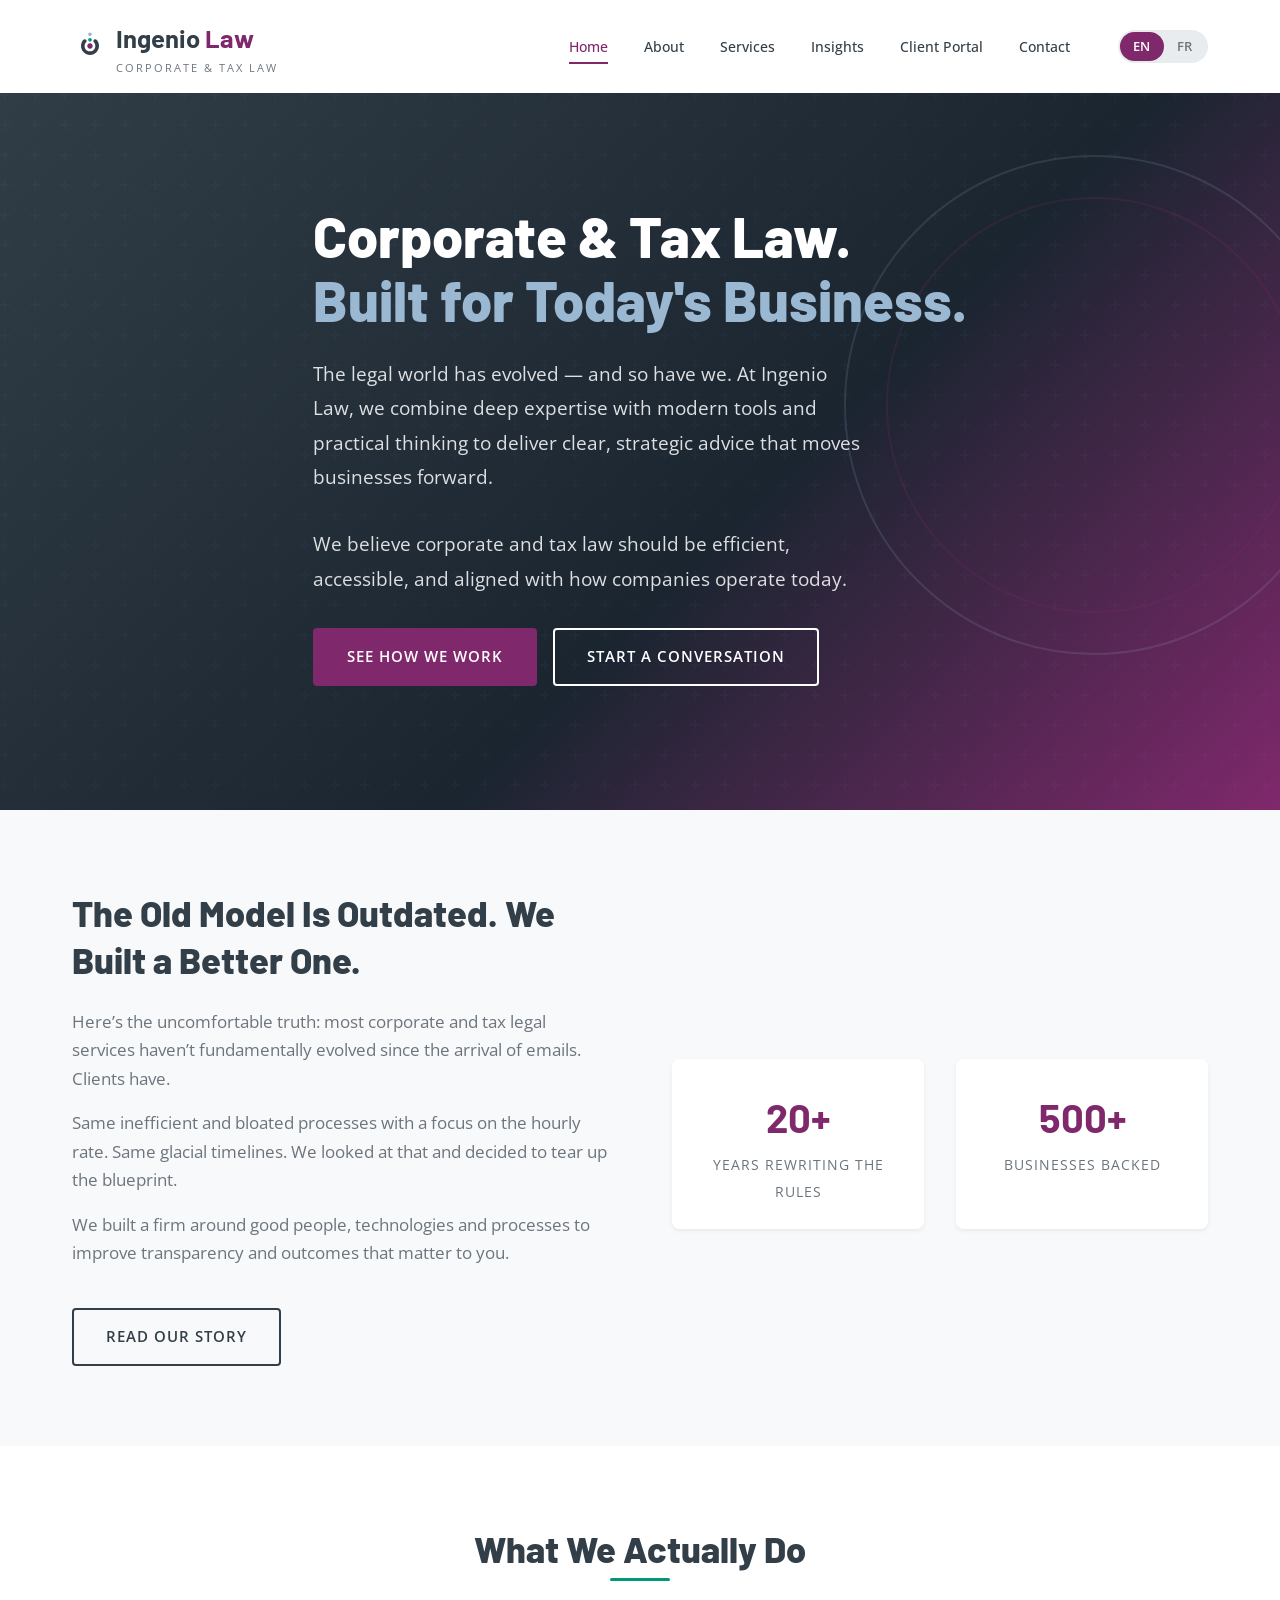
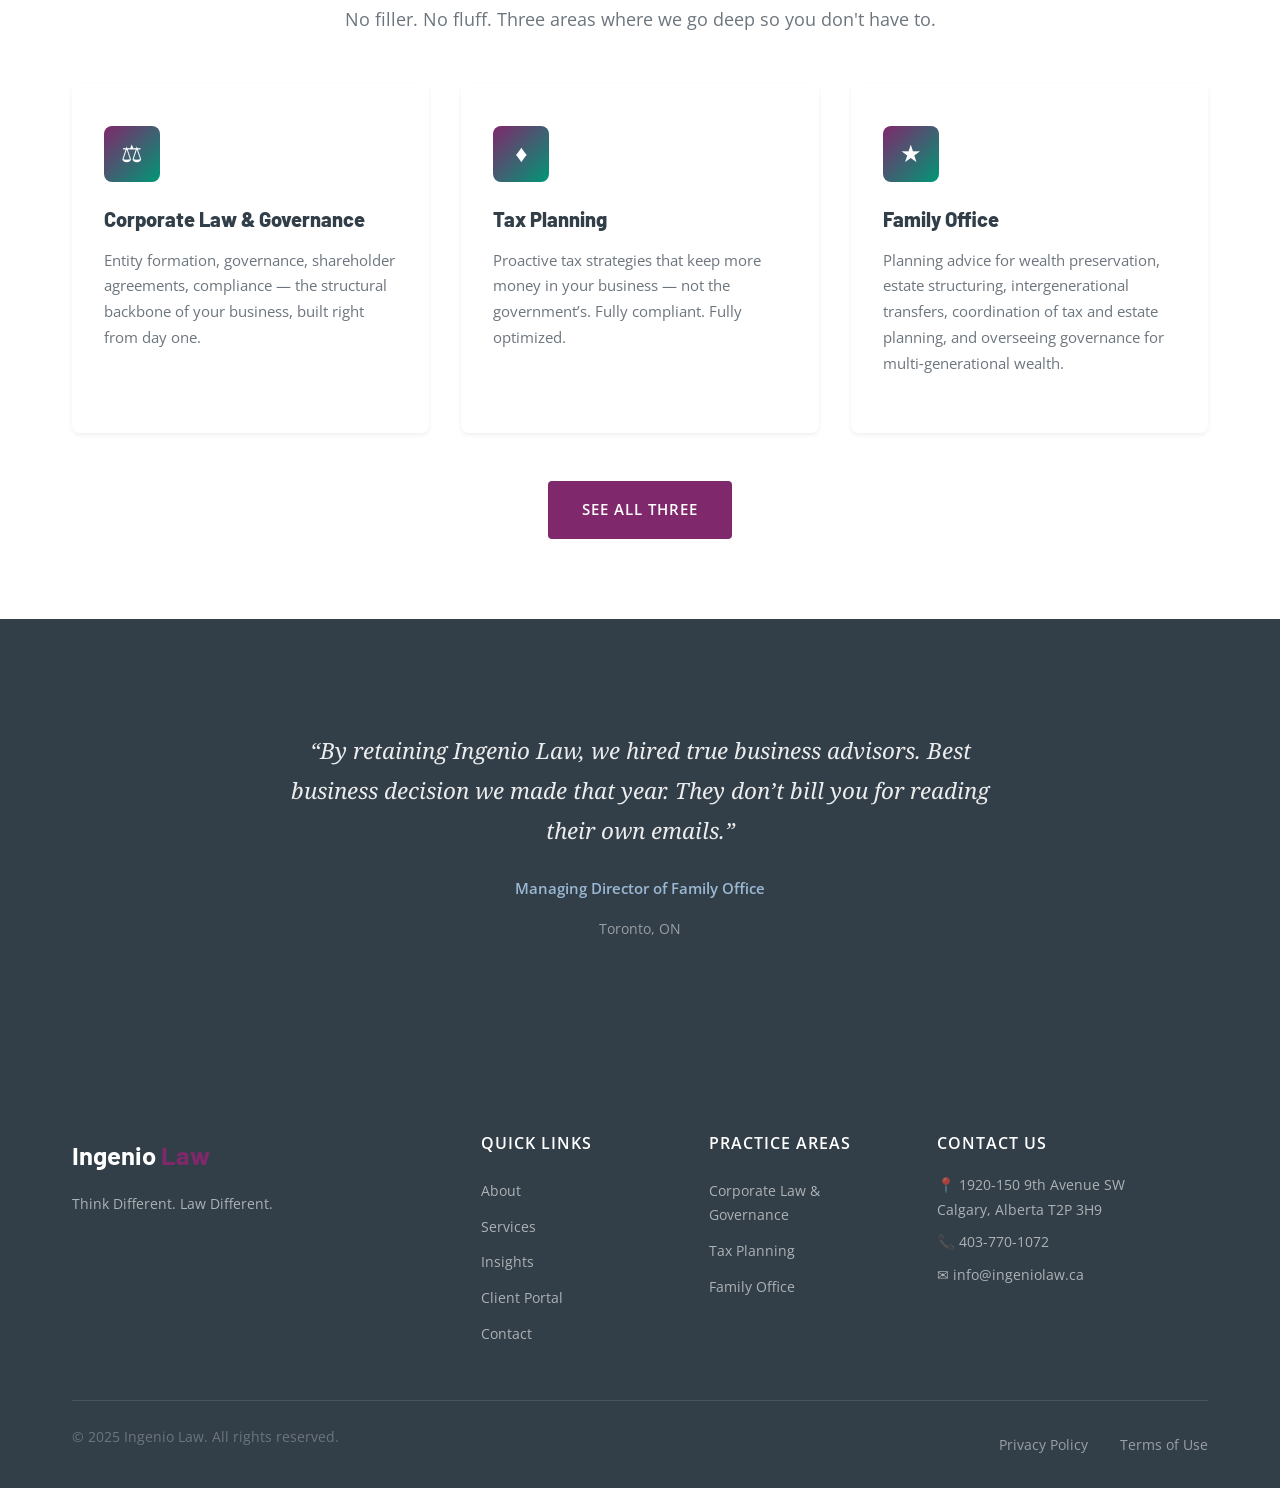
<file: index.html>
<!DOCTYPE html>
<html lang="en">
<head>
  <meta charset="UTF-8">
  <meta name="viewport" content="width=device-width, initial-scale=1.0">
  <meta name="description" content="Ingenio Law - Corporate and Tax Boutique Law Firm. Strategic legal solutions for businesses.">
  <title>Ingenio Law | Corporate & Tax Boutique Law Firm</title>
  <link rel="preconnect" href="https://fonts.googleapis.com">
  <link rel="preconnect" href="https://fonts.gstatic.com" crossorigin>
  <link href="https://fonts.googleapis.com/css2?family=Barlow:wght@400;600;700;800&family=Noto+Serif:ital,wght@0,400;0,700;1,400&family=Open+Sans:wght@400;500;600;700&display=swap" rel="stylesheet">
  <link rel="stylesheet" href="css/styles.css">
</head>
<body>

  <!-- Header -->
  <header class="header" id="header">
    <div class="header-inner">
      <a href="index.html" class="logo">
        <img src="assets/images/Ingenio-Icon-RGB.svg" alt="Ingenio Law" class="logo-icon" width="36" height="36">
        <div>
          <span class="logo-text">Ingenio <span>Law</span></span>
          <span class="logo-tagline" data-en="Corporate & Tax Law" data-fr="Droit corporatif et fiscal">Corporate & Tax Law</span>
        </div>
      </a>

      <nav class="nav" id="nav">
        <ul class="nav-links">
          <li><a href="index.html" class="active" data-en="Home" data-fr="Accueil">Home</a></li>
          <li><a href="about.html" data-en="About" data-fr="&Agrave; propos">About</a></li>
          <li><a href="services.html" data-en="Services" data-fr="Services">Services</a></li>
          <li><a href="blog.html" data-en="Insights" data-fr="Publications">Insights</a></li>
          <li><a href="client-portal.html" data-en="Client Portal" data-fr="Portail client">Client Portal</a></li>
          <li><a href="contact.html" data-en="Contact" data-fr="Contact">Contact</a></li>
        </ul>
        <div class="lang-toggle">
          <button class="active" data-lang="en">EN</button>
          <button data-lang="fr">FR</button>
        </div>
      </nav>

      <button class="mobile-menu-btn" id="mobileMenuBtn" aria-label="Toggle menu">
        <span></span>
        <span></span>
        <span></span>
      </button>
    </div>
  </header>

  <div class="nav-overlay" id="navOverlay"></div>

  <!-- Hero Section -->
  <section class="hero">
    <div class="container">
      <div class="hero-content fade-in">
        <h1>
          <span data-en="Corporate &amp; Tax Law." data-fr="Droit corporatif et fiscal.">Corporate &amp; Tax Law.</span><br>
          <span class="accent" data-en="Built for Today's Business." data-fr="Con&ccedil;u pour les entreprises d'aujourd'hui.">Built for Today's Business.</span>
        </h1>
        <p data-en="The legal world has evolved &mdash; and so have we. At Ingenio Law, we combine deep expertise with modern tools and practical thinking to deliver clear, strategic advice that moves businesses forward." data-fr="Le monde juridique a &eacute;volu&eacute; &mdash; et nous aussi. Chez Ingenio Law, nous combinons une expertise approfondie avec des outils modernes et une r&eacute;flexion pratique pour offrir des conseils clairs et strat&eacute;giques qui font avancer les entreprises.">The legal world has evolved &mdash; and so have we. At Ingenio Law, we combine deep expertise with modern tools and practical thinking to deliver clear, strategic advice that moves businesses forward.</p>
        <p data-en="We believe corporate and tax law should be efficient, accessible, and aligned with how companies operate today." data-fr="Nous croyons que le droit corporatif et fiscal devrait &ecirc;tre efficace, accessible et adapt&eacute; &agrave; la fa&ccedil;on dont les entreprises fonctionnent aujourd'hui.">We believe corporate and tax law should be efficient, accessible, and aligned with how companies operate today.</p>
        <div class="hero-buttons">
          <a href="services.html" class="btn btn-primary" data-en="See How We Work" data-fr="Voyez comment on travaille">See How We Work</a>
          <a href="contact.html" class="btn btn-outline" data-en="Start a Conversation" data-fr="Entamons la discussion">Start a Conversation</a>
        </div>
      </div>
    </div>
    <div class="hero-decoration"></div>
  </section>

  <!-- Intro / About Preview -->
  <section class="section intro">
    <div class="container">
      <div class="intro-grid">
        <div class="intro-content fade-in">
          <h2 data-en="The Old Model Is Outdated. We Built a Better One." data-fr="L&rsquo;ancien mod&egrave;le est d&eacute;pass&eacute;. On en a b&acirc;ti un meilleur.">The Old Model Is Outdated. We Built a Better One.</h2>
          <p data-en="Here&rsquo;s the uncomfortable truth: most corporate and tax legal services haven&rsquo;t fundamentally evolved since the arrival of emails. Clients have." data-fr="Voici la v&eacute;rit&eacute; qui d&eacute;range : la plupart des services juridiques corporatifs et fiscaux n&rsquo;ont pas fondamentalement &eacute;volu&eacute; depuis l&rsquo;arriv&eacute;e des courriels. Les clients, oui.">Here&rsquo;s the uncomfortable truth: most corporate and tax legal services haven&rsquo;t fundamentally evolved since the arrival of emails. Clients have.</p>
          <p data-en="Same inefficient and bloated processes with a focus on the hourly rate. Same glacial timelines. We looked at that and decided to tear up the blueprint." data-fr="M&ecirc;mes processus inefficaces et gonfl&eacute;s avec un accent sur le taux horaire. M&ecirc;mes d&eacute;lais glaciaux. On a regard&eacute; tout &ccedil;a et on a d&eacute;cid&eacute; de d&eacute;chirer le plan.">Same inefficient and bloated processes with a focus on the hourly rate. Same glacial timelines. We looked at that and decided to tear up the blueprint.</p>
          <p data-en="We built a firm around good people, technologies and processes to improve transparency and outcomes that matter to you." data-fr="On a b&acirc;ti un cabinet autour de bonnes personnes, de technologies et de processus pour am&eacute;liorer la transparence et les r&eacute;sultats qui comptent pour vous.">We built a firm around good people, technologies and processes to improve transparency and outcomes that matter to you.</p>
          <a href="about.html" class="btn btn-outline-dark" style="margin-top: 1.5rem;" data-en="Read Our Story" data-fr="Lire notre histoire">Read Our Story</a>
        </div>
        <div class="intro-stats fade-in">
          <div class="stat-item">
            <span class="stat-number">20+</span>
            <span class="stat-label" data-en="Years Rewriting the Rules" data-fr="Ann&eacute;es &agrave; r&eacute;&eacute;crire les r&egrave;gles">Years Rewriting the Rules</span>
          </div>
          <div class="stat-item">
            <span class="stat-number">500+</span>
            <span class="stat-label" data-en="Businesses Backed" data-fr="Entreprises soutenues">Businesses Backed</span>
          </div>
        </div>
      </div>
    </div>
  </section>

  <!-- Services Preview -->
  <section class="section">
    <div class="container">
      <div class="section-header fade-in">
        <h2 data-en="What We Actually Do" data-fr="Ce qu'on fait concr&egrave;tement">What We Actually Do</h2>
        <p data-en="No filler. No fluff. Three areas where we go deep so you don't have to." data-fr="Pas de remplissage. Pas de blabla. Trois domaines o&ugrave; on va en profondeur pour que vous n'ayez pas &agrave; le faire.">No filler. No fluff. Three areas where we go deep so you don't have to.</p>
      </div>
      <div class="services-grid">
        <div class="service-card fade-in">
          <div class="service-card-icon">&#9878;</div>
          <h3 data-en="Corporate Law &amp; Governance" data-fr="Droit corporatif et gouvernance">Corporate Law &amp; Governance</h3>
          <p data-en="Entity formation, governance, shareholder agreements, compliance &mdash; the structural backbone of your business, built right from day one." data-fr="Constitution d'entit&eacute;s, gouvernance, conventions d'actionnaires, conformit&eacute; &mdash; l'ossature structurelle de votre entreprise, b&acirc;tie correctement d&egrave;s le premier jour.">Entity formation, governance, shareholder agreements, compliance &mdash; the structural backbone of your business, built right from day one.</p>

        </div>
        <div class="service-card fade-in">
          <div class="service-card-icon">&#9830;</div>
          <h3 data-en="Tax Planning" data-fr="Planification fiscale">Tax Planning</h3>
          <p data-en="Proactive tax strategies that keep more money in your business &mdash; not the government&rsquo;s. Fully compliant. Fully optimized." data-fr="Des strat&eacute;gies fiscales proactives qui gardent plus d&rsquo;argent dans votre entreprise &mdash; pas dans les coffres du gouvernement. Pleinement conformes. Pleinement optimis&eacute;es.">Proactive tax strategies that keep more money in your business &mdash; not the government&rsquo;s. Fully compliant. Fully optimized.</p>

        </div>
        <div class="service-card fade-in">
          <div class="service-card-icon">&#9733;</div>
          <h3 data-en="Family Office" data-fr="Bureau familial">Family Office</h3>
          <p data-en="Planning advice for wealth preservation, estate structuring, intergenerational transfers, coordination of tax and estate planning, and overseeing governance for multi&#8209;generational wealth." data-fr="Conseils en planification pour la pr&eacute;servation du patrimoine, la structuration successorale, les transferts interg&eacute;n&eacute;rationnels, la coordination de la planification fiscale et successorale, et la supervision de la gouvernance du patrimoine multig&eacute;n&eacute;rationnel.">Planning advice for wealth preservation, estate structuring, intergenerational transfers, coordination of tax and estate planning, and overseeing governance for multi&#8209;generational wealth.</p>

        </div>
      </div>
      <div class="text-center" style="margin-top: 3rem;">
        <a href="services.html" class="btn btn-primary" data-en="See All Three" data-fr="Voir les trois domaines">See All Three</a>
      </div>
    </div>
  </section>

  <!-- Testimonials -->
  <section class="section testimonials">
    <div class="container">
      <div class="testimonial-slider fade-in">
        <div class="testimonial-item">
          <p class="testimonial-text" data-en="&ldquo;By retaining Ingenio Law, we hired true business advisors. Best business decision we made that year. They don&rsquo;t bill you for reading their own emails.&rdquo;" data-fr="&laquo; En retenant Ingenio Law, on s&rsquo;est dot&eacute; de vrais conseillers d&rsquo;affaires. Meilleure d&eacute;cision d&rsquo;affaires de l&rsquo;ann&eacute;e. Ils ne vous facturent pas pour lire leurs propres courriels. &raquo;">&ldquo;By retaining Ingenio Law, we hired true business advisors. Best business decision we made that year. They don&rsquo;t bill you for reading their own emails.&rdquo;</p>
          <p class="testimonial-author" data-en="Managing Director of Family Office" data-fr="Directeur g&eacute;n&eacute;ral de bureau familial">Managing Director of Family Office</p>
          <p class="testimonial-role" data-en="Toronto, ON" data-fr="Toronto, ON">Toronto, ON</p>
        </div>
      </div>
    </div>
  </section>

  <!-- Footer -->
  <footer class="footer">
    <div class="container">
      <div class="footer-grid">
        <div class="footer-about">
          <span class="logo-text">Ingenio <span>Law</span></span>
          <p data-en="Think Different. Law Different." data-fr="Penser diff&eacute;remment. Pratiquer diff&eacute;remment.">Think Different. Law Different.</p>
        </div>
        <div class="footer-links">
          <h4 data-en="Quick Links" data-fr="Liens rapides">Quick Links</h4>
          <ul>
            <li><a href="about.html" data-en="About" data-fr="&Agrave; propos">About</a></li>
            <li><a href="services.html" data-en="Services" data-fr="Services">Services</a></li>
            <li><a href="blog.html" data-en="Insights" data-fr="Publications">Insights</a></li>
            <li><a href="client-portal.html" data-en="Client Portal" data-fr="Portail client">Client Portal</a></li>
            <li><a href="contact.html" data-en="Contact" data-fr="Contact">Contact</a></li>
          </ul>
        </div>
        <div class="footer-links">
          <h4 data-en="Practice Areas" data-fr="Domaines de pratique">Practice Areas</h4>
          <ul>
            <li><a href="services.html" data-en="Corporate Law &amp; Governance" data-fr="Droit corporatif et gouvernance">Corporate Law &amp; Governance</a></li>
            <li><a href="services.html" data-en="Tax Planning" data-fr="Planification fiscale">Tax Planning</a></li>
            <li><a href="services.html" data-en="Family Office" data-fr="Bureau familial">Family Office</a></li>
          </ul>
        </div>
        <div class="footer-contact">
          <h4 data-en="Contact Us" data-fr="Nous joindre">Contact Us</h4>
          <p>&#128205; 1920-150 9th Avenue SW<br>Calgary, Alberta T2P 3H9</p>
          <p>&#128222; 403-770-1072</p>
          <p>&#9993; info@ingeniolaw.ca</p>
        </div>
      </div>
      <div class="footer-bottom">
        <p>&copy; 2025 Ingenio Law. <span data-en="All rights reserved." data-fr="Tous droits r&eacute;serv&eacute;s.">All rights reserved.</span></p>
        <div class="footer-legal">
          <a href="#" data-en="Privacy Policy" data-fr="Politique de confidentialit&eacute;">Privacy Policy</a>
          <a href="#" data-en="Terms of Use" data-fr="Conditions d'utilisation">Terms of Use</a>
        </div>
      </div>
    </div>
  </footer>

  <script src="js/main.js"></script>
</body>
</html>
</file>
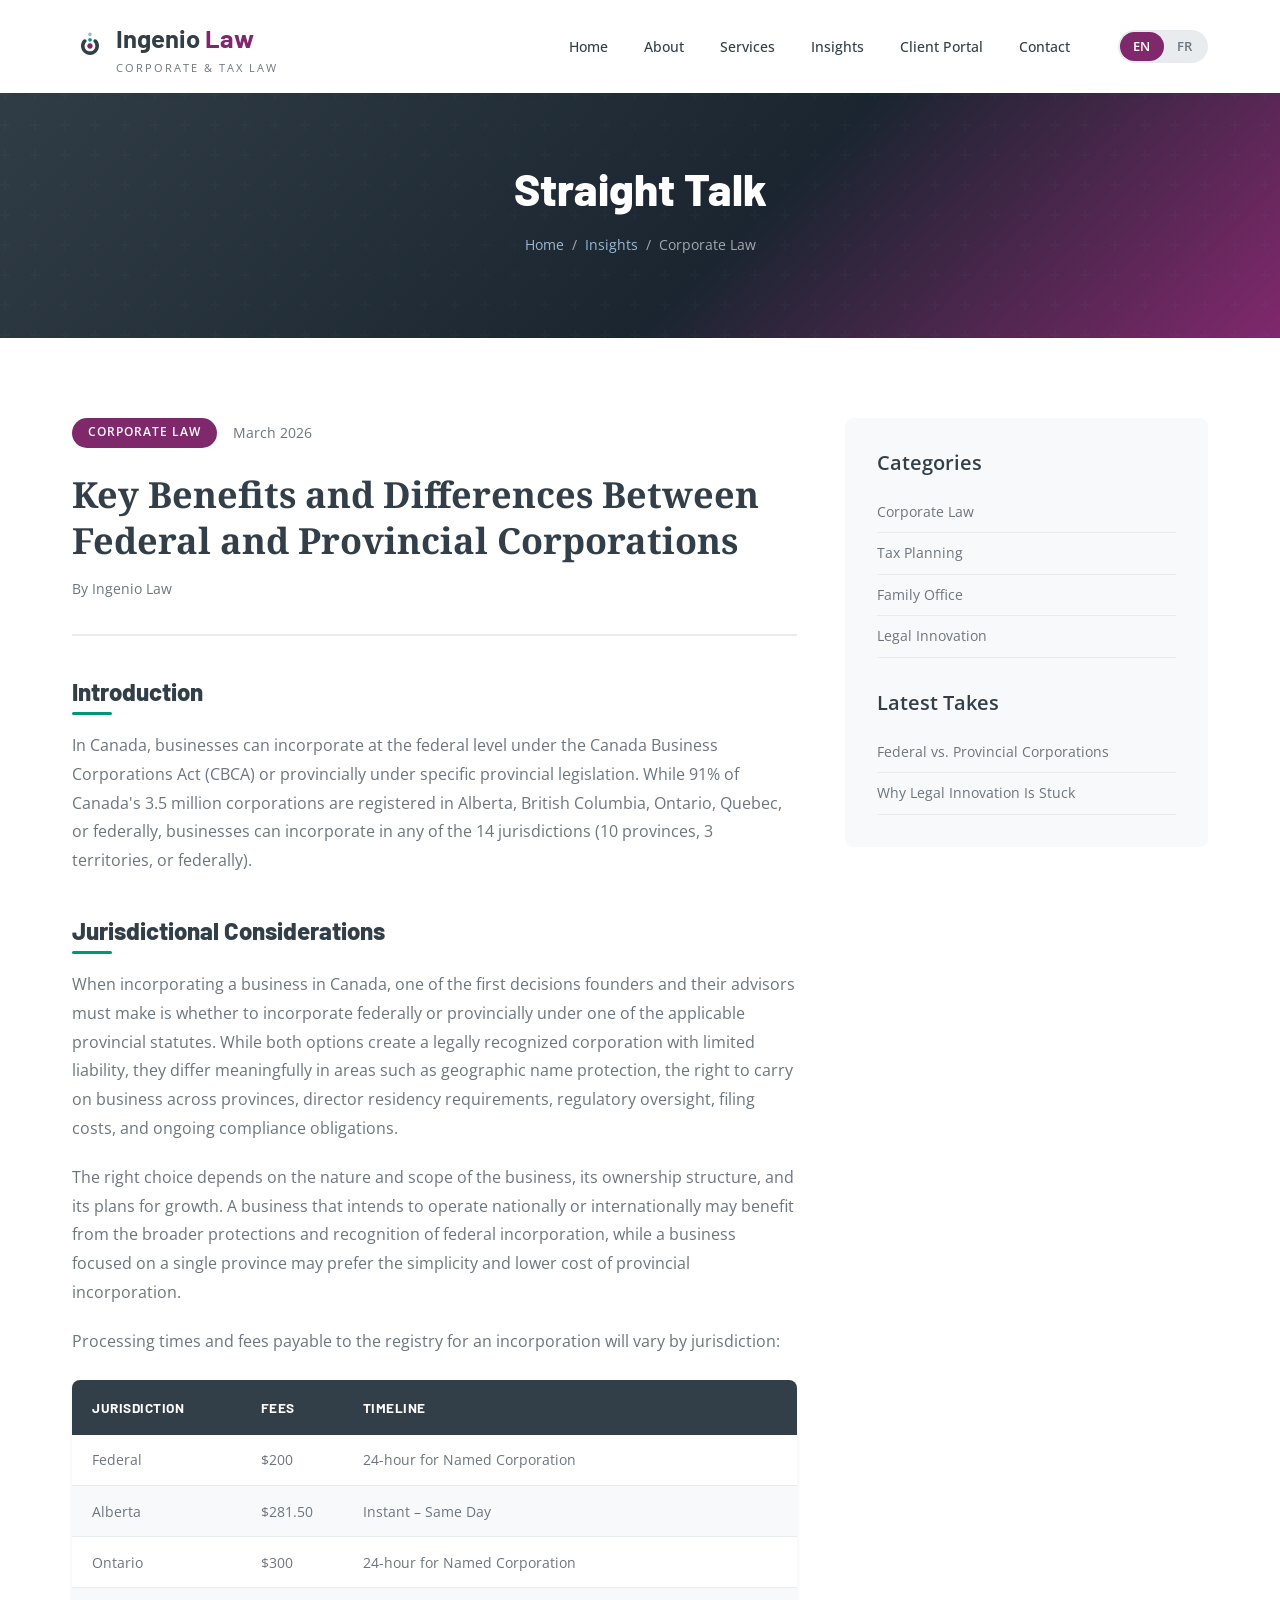
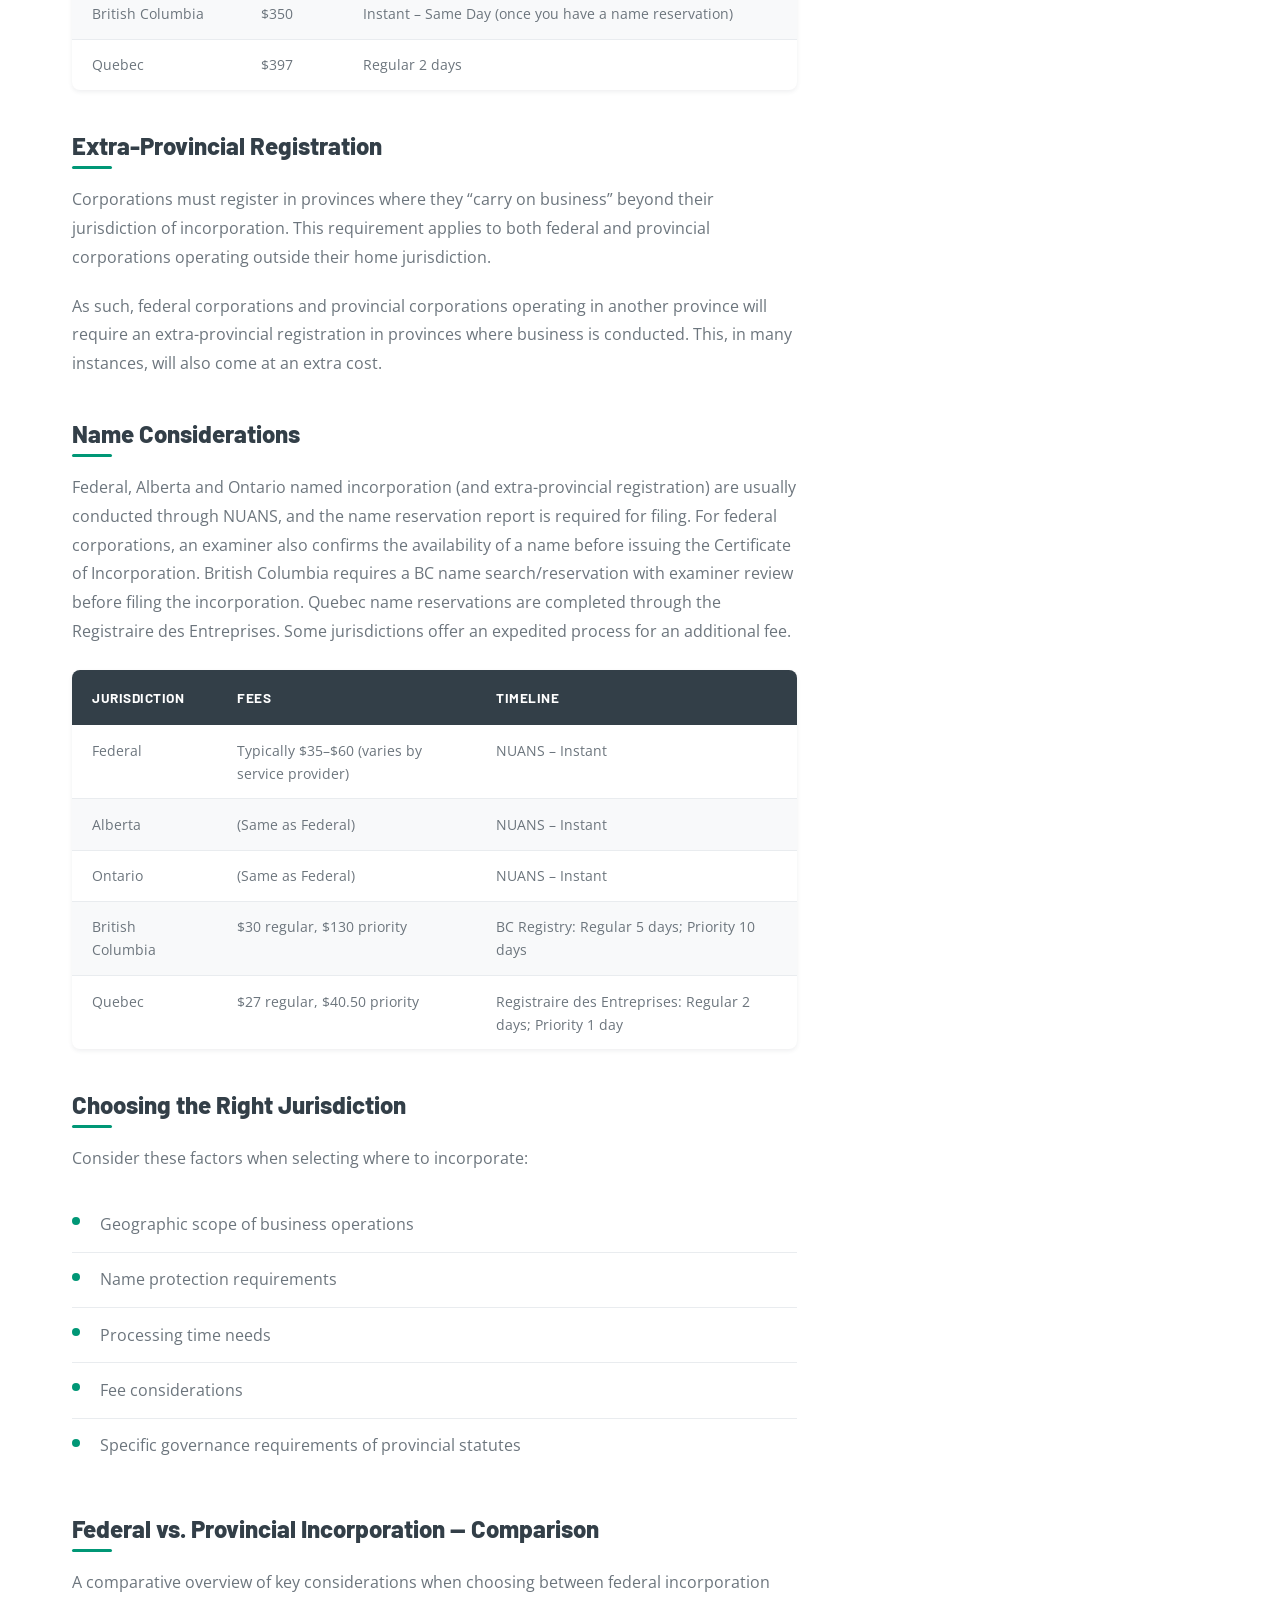
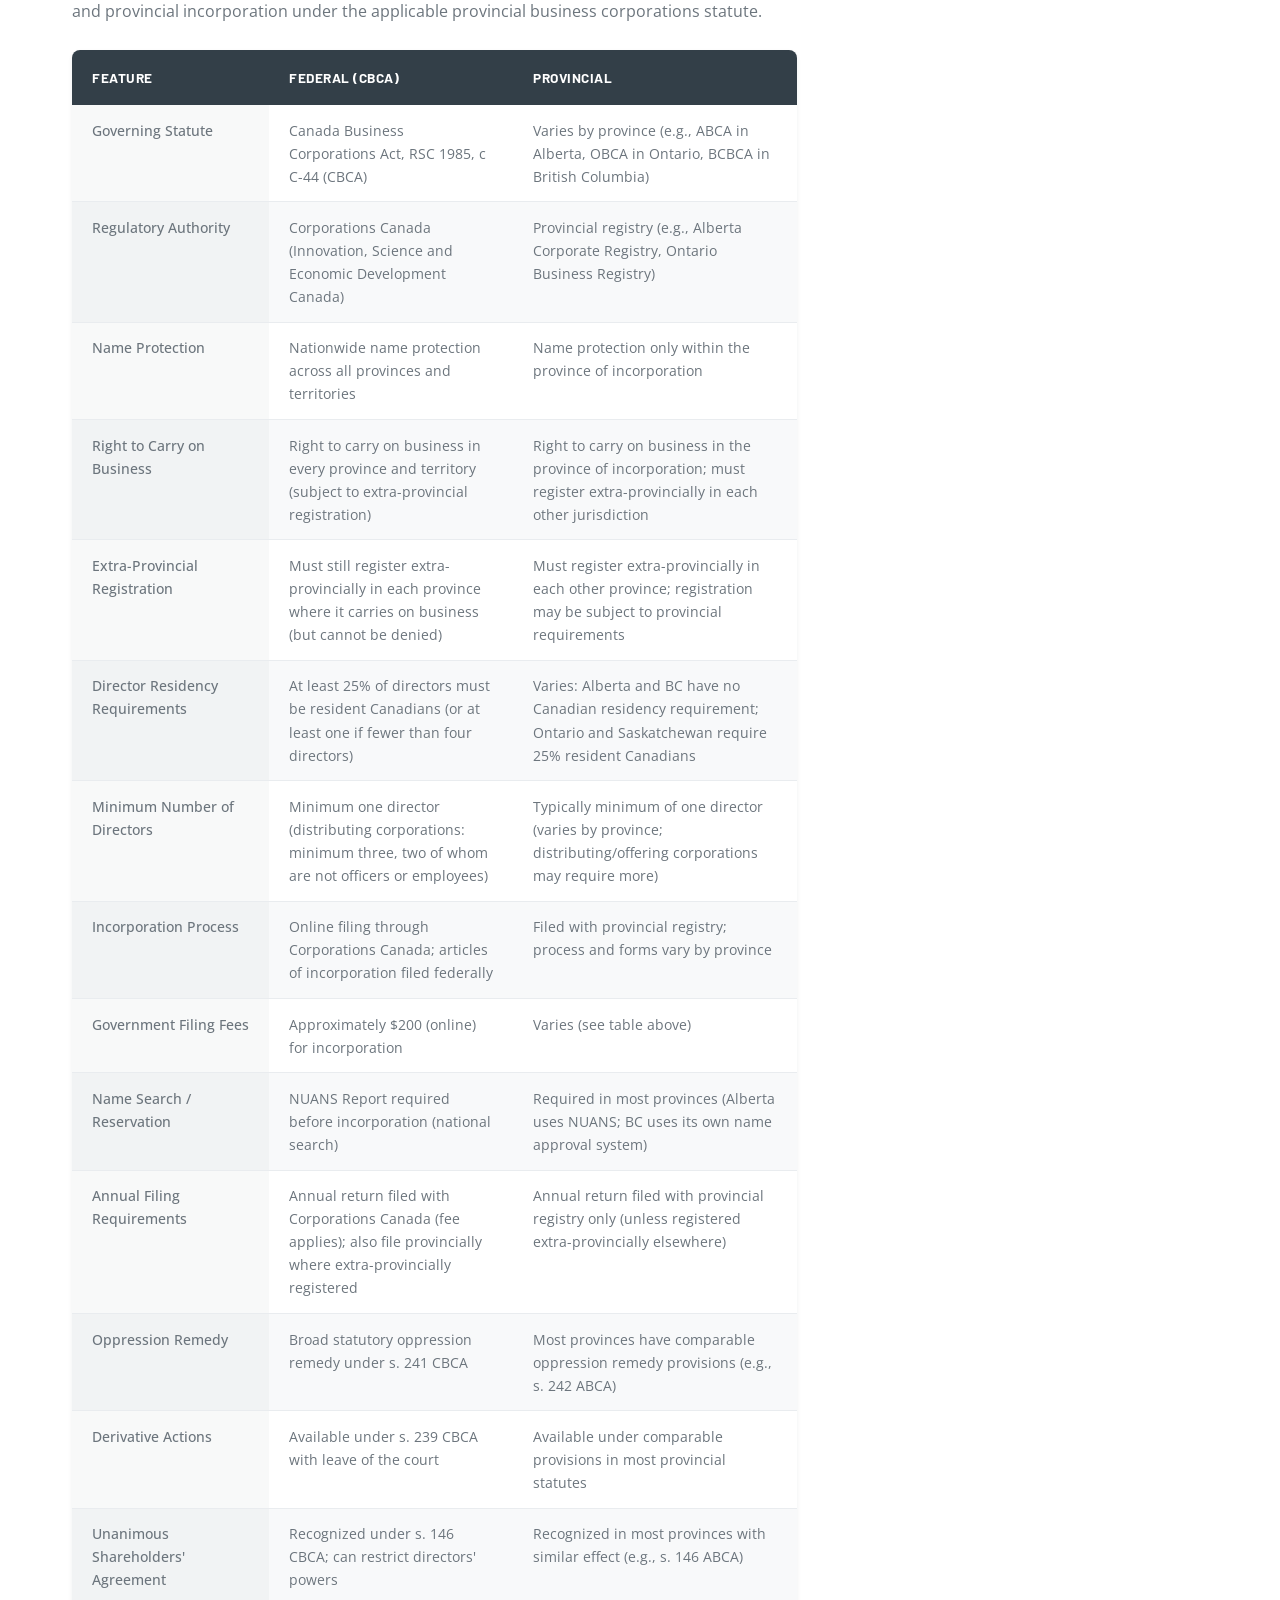
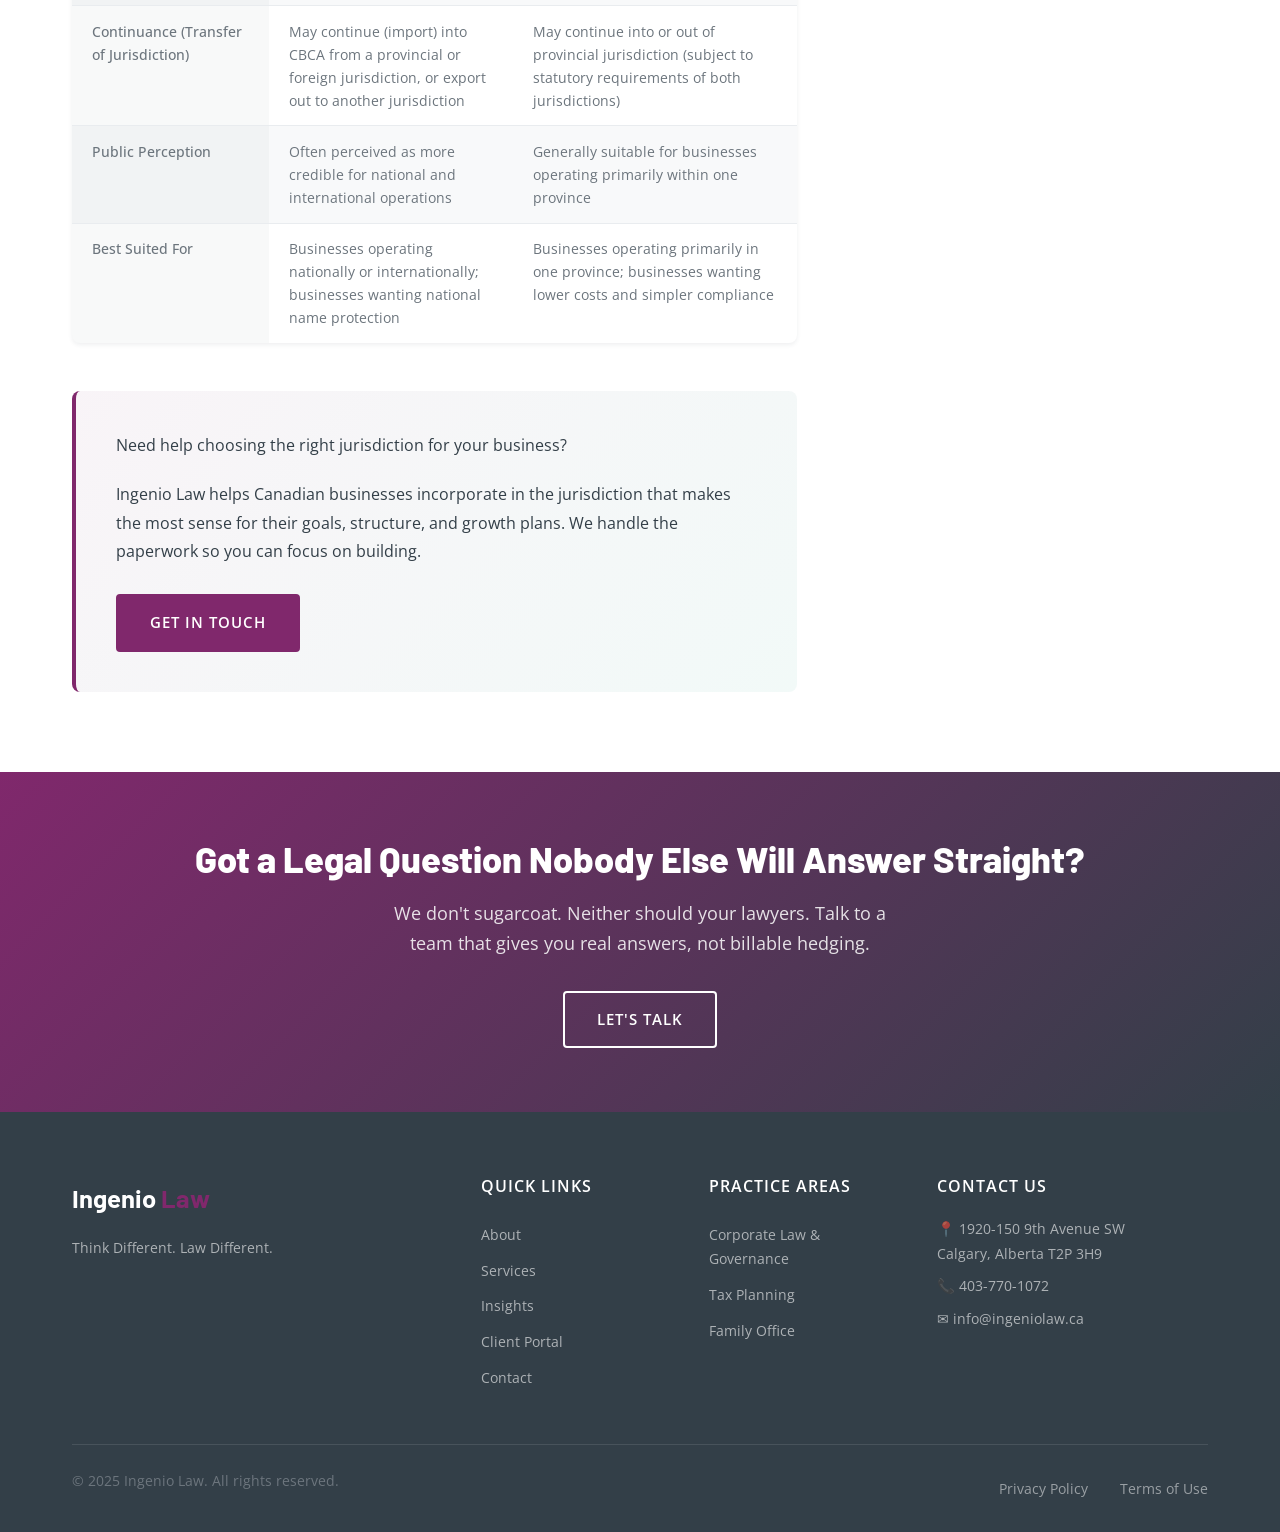
<file: article-federal-provincial-corporations.html>
<!DOCTYPE html>
<html lang="en">
<head>
  <meta charset="UTF-8">
  <meta name="viewport" content="width=device-width, initial-scale=1.0">
  <meta name="description" content="Key benefits and differences between federal and provincial incorporation in Canada. Compare costs, timelines, name protection, and more.">
  <title>Federal vs. Provincial Corporations | Ingenio Law</title>
  <link rel="preconnect" href="https://fonts.googleapis.com">
  <link rel="preconnect" href="https://fonts.gstatic.com" crossorigin>
  <link href="https://fonts.googleapis.com/css2?family=Barlow:wght@400;600;700;800&family=Noto+Serif:ital,wght@0,400;0,700;1,400&family=Open+Sans:wght@400;500;600;700&display=swap" rel="stylesheet">
  <link rel="stylesheet" href="css/styles.css">
</head>
<body>

  <!-- Header -->
  <header class="header" id="header">
    <div class="header-inner">
      <a href="index.html" class="logo">
        <img src="assets/images/Ingenio-Icon-RGB.svg" alt="Ingenio Law" class="logo-icon" width="36" height="36">
        <div>
          <span class="logo-text">Ingenio <span>Law</span></span>
          <span class="logo-tagline" data-en="Corporate & Tax Law" data-fr="Droit corporatif et fiscal">Corporate & Tax Law</span>
        </div>
      </a>

      <nav class="nav" id="nav">
        <ul class="nav-links">
          <li><a href="index.html" data-en="Home" data-fr="Accueil">Home</a></li>
          <li><a href="about.html" data-en="About" data-fr="&Agrave; propos">About</a></li>
          <li><a href="services.html" data-en="Services" data-fr="Services">Services</a></li>
          <li><a href="blog.html" class="active" data-en="Insights" data-fr="Publications">Insights</a></li>
          <li><a href="client-portal.html" data-en="Client Portal" data-fr="Portail client">Client Portal</a></li>
          <li><a href="contact.html" data-en="Contact" data-fr="Contact">Contact</a></li>
        </ul>
        <div class="lang-toggle">
          <button class="active" data-lang="en">EN</button>
          <button data-lang="fr">FR</button>
        </div>
      </nav>

      <button class="mobile-menu-btn" id="mobileMenuBtn" aria-label="Toggle menu">
        <span></span>
        <span></span>
        <span></span>
      </button>
    </div>
  </header>

  <div class="nav-overlay" id="navOverlay"></div>

  <!-- Page Banner -->
  <section class="page-banner">
    <div class="container">
      <h1 class="fade-in" data-en="Straight Talk" data-fr="Sans d&eacute;tour">Straight Talk</h1>
      <p class="breadcrumb fade-in">
        <a href="index.html" data-en="Home" data-fr="Accueil">Home</a> &nbsp;/&nbsp;
        <a href="blog.html" data-en="Insights" data-fr="Publications">Insights</a> &nbsp;/&nbsp;
        <span data-en="Corporate Law" data-fr="Droit corporatif">Corporate Law</span>
      </p>
    </div>
  </section>

  <!-- Article Content -->
  <section class="section">
    <div class="container">
      <div class="blog-list">

        <!-- Main Article -->
        <article class="article-detail fade-in">
          <div class="article-meta">
            <span class="article-category" data-en="Corporate Law" data-fr="Droit corporatif">Corporate Law</span>
            <span class="article-date">March 2026</span>
          </div>

          <h1 class="article-title" data-en="Key Benefits and Differences Between Federal and Provincial Corporations" data-fr="Avantages cl&eacute;s et diff&eacute;rences entre les soci&eacute;t&eacute;s f&eacute;d&eacute;rales et provinciales">Key Benefits and Differences Between Federal and Provincial Corporations</h1>

          <p class="article-byline" data-en="By Ingenio Law" data-fr="Par Ingenio Law">By Ingenio Law</p>

          <div class="article-body">

            <h2 data-en="Introduction" data-fr="Introduction">Introduction</h2>

            <p data-en="In Canada, businesses can incorporate at the federal level under the Canada Business Corporations Act (CBCA) or provincially under specific provincial legislation. While 91% of Canada's 3.5 million corporations are registered in Alberta, British Columbia, Ontario, Quebec, or federally, businesses can incorporate in any of the 14 jurisdictions (10 provinces, 3 territories, or federally)." data-fr="Au Canada, les entreprises peuvent s'incorporer au niveau f&eacute;d&eacute;ral en vertu de la Loi canadienne sur les soci&eacute;t&eacute;s par actions (LCSA) ou au niveau provincial en vertu de la l&eacute;gislation provinciale applicable. Bien que 91 % des 3,5 millions de soci&eacute;t&eacute;s au Canada soient enregistr&eacute;es en Alberta, en Colombie-Britannique, en Ontario, au Qu&eacute;bec ou au f&eacute;d&eacute;ral, les entreprises peuvent s'incorporer dans l'une des 14 juridictions (10 provinces, 3 territoires ou au f&eacute;d&eacute;ral).">In Canada, businesses can incorporate at the federal level under the Canada Business Corporations Act (CBCA) or provincially under specific provincial legislation. While 91% of Canada's 3.5 million corporations are registered in Alberta, British Columbia, Ontario, Quebec, or federally, businesses can incorporate in any of the 14 jurisdictions (10 provinces, 3 territories, or federally).</p>

            <h2 data-en="Jurisdictional Considerations" data-fr="Consid&eacute;rations juridictionnelles">Jurisdictional Considerations</h2>

            <p data-en="When incorporating a business in Canada, one of the first decisions founders and their advisors must make is whether to incorporate federally or provincially under one of the applicable provincial statutes. While both options create a legally recognized corporation with limited liability, they differ meaningfully in areas such as geographic name protection, the right to carry on business across provinces, director residency requirements, regulatory oversight, filing costs, and ongoing compliance obligations." data-fr="Lors de la constitution d'une entreprise au Canada, l'une des premi&egrave;res d&eacute;cisions que les fondateurs et leurs conseillers doivent prendre est de s'incorporer au f&eacute;d&eacute;ral ou au provincial. Bien que les deux options cr&eacute;ent une soci&eacute;t&eacute; l&eacute;galement reconnue avec responsabilit&eacute; limit&eacute;e, elles diff&egrave;rent sensiblement en ce qui concerne la protection g&eacute;ographique du nom, le droit d'exercer des activit&eacute;s dans les provinces, les exigences de r&eacute;sidence des administrateurs, la surveillance r&eacute;glementaire, les frais de d&eacute;p&ocirc;t et les obligations de conformit&eacute; continues.">When incorporating a business in Canada, one of the first decisions founders and their advisors must make is whether to incorporate federally or provincially under one of the applicable provincial statutes. While both options create a legally recognized corporation with limited liability, they differ meaningfully in areas such as geographic name protection, the right to carry on business across provinces, director residency requirements, regulatory oversight, filing costs, and ongoing compliance obligations.</p>

            <p data-en="The right choice depends on the nature and scope of the business, its ownership structure, and its plans for growth. A business that intends to operate nationally or internationally may benefit from the broader protections and recognition of federal incorporation, while a business focused on a single province may prefer the simplicity and lower cost of provincial incorporation." data-fr="Le bon choix d&eacute;pend de la nature et de la port&eacute;e de l'entreprise, de sa structure de propri&eacute;t&eacute; et de ses plans de croissance. Une entreprise qui a l'intention d'op&eacute;rer &agrave; l'&eacute;chelle nationale ou internationale peut b&eacute;n&eacute;ficier des protections et de la reconnaissance plus larges de l'incorporation f&eacute;d&eacute;rale, tandis qu'une entreprise concentr&eacute;e sur une seule province peut pr&eacute;f&eacute;rer la simplicit&eacute; et le co&ucirc;t moindre de l'incorporation provinciale.">The right choice depends on the nature and scope of the business, its ownership structure, and its plans for growth. A business that intends to operate nationally or internationally may benefit from the broader protections and recognition of federal incorporation, while a business focused on a single province may prefer the simplicity and lower cost of provincial incorporation.</p>

            <p data-en="Processing times and fees payable to the registry for an incorporation will vary by jurisdiction:" data-fr="Les d&eacute;lais de traitement et les frais payables au registre pour une constitution varient selon la juridiction :">Processing times and fees payable to the registry for an incorporation will vary by jurisdiction:</p>

            <!-- Incorporation Fees Table -->
            <div class="article-table-wrapper">
              <table class="article-table">
                <thead>
                  <tr>
                    <th data-en="Jurisdiction" data-fr="Juridiction">Jurisdiction</th>
                    <th data-en="Fees" data-fr="Frais">Fees</th>
                    <th data-en="Timeline" data-fr="D&eacute;lai">Timeline</th>
                  </tr>
                </thead>
                <tbody>
                  <tr>
                    <td data-en="Federal" data-fr="F&eacute;d&eacute;ral">Federal</td>
                    <td>$200</td>
                    <td data-en="24-hour for Named Corporation" data-fr="24 heures pour une soci&eacute;t&eacute; nomm&eacute;e">24-hour for Named Corporation</td>
                  </tr>
                  <tr>
                    <td>Alberta</td>
                    <td>$281.50</td>
                    <td data-en="Instant &ndash; Same Day" data-fr="Instantan&eacute; &ndash; M&ecirc;me jour">Instant &ndash; Same Day</td>
                  </tr>
                  <tr>
                    <td>Ontario</td>
                    <td>$300</td>
                    <td data-en="24-hour for Named Corporation" data-fr="24 heures pour une soci&eacute;t&eacute; nomm&eacute;e">24-hour for Named Corporation</td>
                  </tr>
                  <tr>
                    <td data-en="British Columbia" data-fr="Colombie-Britannique">British Columbia</td>
                    <td>$350</td>
                    <td data-en="Instant &ndash; Same Day (once you have a name reservation)" data-fr="Instantan&eacute; &ndash; M&ecirc;me jour (une fois la r&eacute;servation de nom obtenue)">Instant &ndash; Same Day (once you have a name reservation)</td>
                  </tr>
                  <tr>
                    <td data-en="Quebec" data-fr="Qu&eacute;bec">Quebec</td>
                    <td>$397</td>
                    <td data-en="Regular 2 days" data-fr="R&eacute;gulier 2 jours">Regular 2 days</td>
                  </tr>
                </tbody>
              </table>
            </div>

            <h2 data-en="Extra-Provincial Registration" data-fr="Enregistrement extra-provincial">Extra-Provincial Registration</h2>

            <p data-en="Corporations must register in provinces where they &ldquo;carry on business&rdquo; beyond their jurisdiction of incorporation. This requirement applies to both federal and provincial corporations operating outside their home jurisdiction." data-fr="Les soci&eacute;t&eacute;s doivent s'enregistrer dans les provinces o&ugrave; elles &laquo; exercent des activit&eacute;s &raquo; au-del&agrave; de leur juridiction de constitution. Cette exigence s'applique aux soci&eacute;t&eacute;s f&eacute;d&eacute;rales et provinciales op&eacute;rant en dehors de leur juridiction d'origine.">Corporations must register in provinces where they &ldquo;carry on business&rdquo; beyond their jurisdiction of incorporation. This requirement applies to both federal and provincial corporations operating outside their home jurisdiction.</p>

            <p data-en="As such, federal corporations and provincial corporations operating in another province will require an extra-provincial registration in provinces where business is conducted. This, in many instances, will also come at an extra cost." data-fr="En tant que telles, les soci&eacute;t&eacute;s f&eacute;d&eacute;rales et les soci&eacute;t&eacute;s provinciales op&eacute;rant dans une autre province devront obtenir un enregistrement extra-provincial dans les provinces o&ugrave; les activit&eacute;s sont exerc&eacute;es. Cela, dans de nombreux cas, entra&icirc;nera &eacute;galement un co&ucirc;t suppl&eacute;mentaire.">As such, federal corporations and provincial corporations operating in another province will require an extra-provincial registration in provinces where business is conducted. This, in many instances, will also come at an extra cost.</p>

            <h2 data-en="Name Considerations" data-fr="Consid&eacute;rations relatives au nom">Name Considerations</h2>

            <p data-en="Federal, Alberta and Ontario named incorporation (and extra-provincial registration) are usually conducted through NUANS, and the name reservation report is required for filing. For federal corporations, an examiner also confirms the availability of a name before issuing the Certificate of Incorporation. British Columbia requires a BC name search/reservation with examiner review before filing the incorporation. Quebec name reservations are completed through the Registraire des Entreprises. Some jurisdictions offer an expedited process for an additional fee." data-fr="Les constitutions nomm&eacute;es f&eacute;d&eacute;rales, albertaines et ontariennes (et les enregistrements extra-provinciaux) sont habituellement effectu&eacute;es par le biais de NUANS, et le rapport de r&eacute;servation de nom est requis pour le d&eacute;p&ocirc;t. Pour les soci&eacute;t&eacute;s f&eacute;d&eacute;rales, un examinateur confirme &eacute;galement la disponibilit&eacute; du nom avant de d&eacute;livrer le certificat de constitution. La Colombie-Britannique exige une recherche/r&eacute;servation de nom avec examen avant le d&eacute;p&ocirc;t de la constitution. Les r&eacute;servations de noms au Qu&eacute;bec sont compl&eacute;t&eacute;es par le Registraire des entreprises. Certaines juridictions offrent un processus acc&eacute;l&eacute;r&eacute; moyennant des frais suppl&eacute;mentaires.">Federal, Alberta and Ontario named incorporation (and extra-provincial registration) are usually conducted through NUANS, and the name reservation report is required for filing. For federal corporations, an examiner also confirms the availability of a name before issuing the Certificate of Incorporation. British Columbia requires a BC name search/reservation with examiner review before filing the incorporation. Quebec name reservations are completed through the Registraire des Entreprises. Some jurisdictions offer an expedited process for an additional fee.</p>

            <!-- Name Search Fees Table -->
            <div class="article-table-wrapper">
              <table class="article-table">
                <thead>
                  <tr>
                    <th data-en="Jurisdiction" data-fr="Juridiction">Jurisdiction</th>
                    <th data-en="Fees" data-fr="Frais">Fees</th>
                    <th data-en="Timeline" data-fr="D&eacute;lai">Timeline</th>
                  </tr>
                </thead>
                <tbody>
                  <tr>
                    <td data-en="Federal" data-fr="F&eacute;d&eacute;ral">Federal</td>
                    <td data-en="Typically $35&ndash;$60 (varies by service provider)" data-fr="Habituellement 35 $&ndash;60 $ (varie selon le fournisseur)">Typically $35&ndash;$60 (varies by service provider)</td>
                    <td data-en="NUANS &ndash; Instant" data-fr="NUANS &ndash; Instantan&eacute;">NUANS &ndash; Instant</td>
                  </tr>
                  <tr>
                    <td>Alberta</td>
                    <td data-en="(Same as Federal)" data-fr="(M&ecirc;me que f&eacute;d&eacute;ral)">(Same as Federal)</td>
                    <td data-en="NUANS &ndash; Instant" data-fr="NUANS &ndash; Instantan&eacute;">NUANS &ndash; Instant</td>
                  </tr>
                  <tr>
                    <td>Ontario</td>
                    <td data-en="(Same as Federal)" data-fr="(M&ecirc;me que f&eacute;d&eacute;ral)">(Same as Federal)</td>
                    <td data-en="NUANS &ndash; Instant" data-fr="NUANS &ndash; Instantan&eacute;">NUANS &ndash; Instant</td>
                  </tr>
                  <tr>
                    <td data-en="British Columbia" data-fr="Colombie-Britannique">British Columbia</td>
                    <td data-en="$30 regular, $130 priority" data-fr="30 $ r&eacute;gulier, 130 $ prioritaire">$30 regular, $130 priority</td>
                    <td data-en="BC Registry: Regular 5 days; Priority 10 days" data-fr="Registre C.-B. : R&eacute;gulier 5 jours; Prioritaire 10 jours">BC Registry: Regular 5 days; Priority 10 days</td>
                  </tr>
                  <tr>
                    <td data-en="Quebec" data-fr="Qu&eacute;bec">Quebec</td>
                    <td data-en="$27 regular, $40.50 priority" data-fr="27 $ r&eacute;gulier, 40,50 $ prioritaire">$27 regular, $40.50 priority</td>
                    <td data-en="Registraire des Entreprises: Regular 2 days; Priority 1 day" data-fr="Registraire des entreprises : R&eacute;gulier 2 jours; Prioritaire 1 jour">Registraire des Entreprises: Regular 2 days; Priority 1 day</td>
                  </tr>
                </tbody>
              </table>
            </div>

            <h2 data-en="Choosing the Right Jurisdiction" data-fr="Choisir la bonne juridiction">Choosing the Right Jurisdiction</h2>

            <p data-en="Consider these factors when selecting where to incorporate:" data-fr="Consid&eacute;rez ces facteurs lors du choix de la juridiction de constitution :">Consider these factors when selecting where to incorporate:</p>

            <ul class="article-list">
              <li data-en="Geographic scope of business operations" data-fr="Port&eacute;e g&eacute;ographique des op&eacute;rations commerciales">Geographic scope of business operations</li>
              <li data-en="Name protection requirements" data-fr="Exigences de protection du nom">Name protection requirements</li>
              <li data-en="Processing time needs" data-fr="Besoins en d&eacute;lais de traitement">Processing time needs</li>
              <li data-en="Fee considerations" data-fr="Consid&eacute;rations de frais">Fee considerations</li>
              <li data-en="Specific governance requirements of provincial statutes" data-fr="Exigences de gouvernance sp&eacute;cifiques des lois provinciales">Specific governance requirements of provincial statutes</li>
            </ul>

            <h2 data-en="Federal vs. Provincial Incorporation &mdash; Comparison" data-fr="Incorporation f&eacute;d&eacute;rale vs provinciale &mdash; Comparaison">Federal vs. Provincial Incorporation &mdash; Comparison</h2>

            <p data-en="A comparative overview of key considerations when choosing between federal incorporation and provincial incorporation under the applicable provincial business corporations statute." data-fr="Un aper&ccedil;u comparatif des consid&eacute;rations cl&eacute;s lors du choix entre l'incorporation f&eacute;d&eacute;rale et l'incorporation provinciale en vertu de la loi provinciale applicable sur les soci&eacute;t&eacute;s par actions.">A comparative overview of key considerations when choosing between federal incorporation and provincial incorporation under the applicable provincial business corporations statute.</p>

            <!-- Main Comparison Table -->
            <div class="article-table-wrapper">
              <table class="article-table article-table-comparison">
                <thead>
                  <tr>
                    <th data-en="Feature" data-fr="Caract&eacute;ristique">Feature</th>
                    <th data-en="Federal (CBCA)" data-fr="F&eacute;d&eacute;ral (LCSA)">Federal (CBCA)</th>
                    <th data-en="Provincial" data-fr="Provincial">Provincial</th>
                  </tr>
                </thead>
                <tbody>
                  <tr>
                    <td data-en="Governing Statute" data-fr="Loi applicable"><strong>Governing Statute</strong></td>
                    <td data-en="Canada Business Corporations Act, RSC 1985, c C-44 (CBCA)" data-fr="Loi canadienne sur les soci&eacute;t&eacute;s par actions, LRC 1985, ch. C-44 (LCSA)">Canada Business Corporations Act, RSC 1985, c C-44 (CBCA)</td>
                    <td data-en="Varies by province (e.g., ABCA in Alberta, OBCA in Ontario, BCBCA in British Columbia)" data-fr="Varie selon la province (p. ex., ABCA en Alberta, LSAO en Ontario, BCBCA en Colombie-Britannique)">Varies by province (e.g., ABCA in Alberta, OBCA in Ontario, BCBCA in British Columbia)</td>
                  </tr>
                  <tr>
                    <td data-en="Regulatory Authority" data-fr="Autorit&eacute; r&eacute;glementaire"><strong>Regulatory Authority</strong></td>
                    <td data-en="Corporations Canada (Innovation, Science and Economic Development Canada)" data-fr="Corporations Canada (Innovation, Sciences et D&eacute;veloppement &eacute;conomique Canada)">Corporations Canada (Innovation, Science and Economic Development Canada)</td>
                    <td data-en="Provincial registry (e.g., Alberta Corporate Registry, Ontario Business Registry)" data-fr="Registre provincial (p. ex., Registre des soci&eacute;t&eacute;s de l'Alberta, Registre des entreprises de l'Ontario)">Provincial registry (e.g., Alberta Corporate Registry, Ontario Business Registry)</td>
                  </tr>
                  <tr>
                    <td data-en="Name Protection" data-fr="Protection du nom"><strong>Name Protection</strong></td>
                    <td data-en="Nationwide name protection across all provinces and territories" data-fr="Protection du nom &agrave; l'&eacute;chelle nationale dans toutes les provinces et territoires">Nationwide name protection across all provinces and territories</td>
                    <td data-en="Name protection only within the province of incorporation" data-fr="Protection du nom uniquement dans la province de constitution">Name protection only within the province of incorporation</td>
                  </tr>
                  <tr>
                    <td data-en="Right to Carry on Business" data-fr="Droit d'exercer des activit&eacute;s"><strong>Right to Carry on Business</strong></td>
                    <td data-en="Right to carry on business in every province and territory (subject to extra-provincial registration)" data-fr="Droit d'exercer des activit&eacute;s dans chaque province et territoire (sous r&eacute;serve de l'enregistrement extra-provincial)">Right to carry on business in every province and territory (subject to extra-provincial registration)</td>
                    <td data-en="Right to carry on business in the province of incorporation; must register extra-provincially in each other jurisdiction" data-fr="Droit d'exercer des activit&eacute;s dans la province de constitution; doit s'enregistrer en extra-provincial dans chaque autre juridiction">Right to carry on business in the province of incorporation; must register extra-provincially in each other jurisdiction</td>
                  </tr>
                  <tr>
                    <td data-en="Extra-Provincial Registration" data-fr="Enregistrement extra-provincial"><strong>Extra-Provincial Registration</strong></td>
                    <td data-en="Must still register extra-provincially in each province where it carries on business (but cannot be denied)" data-fr="Doit quand m&ecirc;me s'enregistrer en extra-provincial dans chaque province o&ugrave; elle exerce des activit&eacute;s (mais ne peut &ecirc;tre refus&eacute;e)">Must still register extra-provincially in each province where it carries on business (but cannot be denied)</td>
                    <td data-en="Must register extra-provincially in each other province; registration may be subject to provincial requirements" data-fr="Doit s'enregistrer en extra-provincial dans chaque autre province; l'enregistrement peut &ecirc;tre assujetti aux exigences provinciales">Must register extra-provincially in each other province; registration may be subject to provincial requirements</td>
                  </tr>
                  <tr>
                    <td data-en="Director Residency Requirements" data-fr="Exigences de r&eacute;sidence des administrateurs"><strong>Director Residency Requirements</strong></td>
                    <td data-en="At least 25% of directors must be resident Canadians (or at least one if fewer than four directors)" data-fr="Au moins 25 % des administrateurs doivent &ecirc;tre des r&eacute;sidents canadiens (ou au moins un s'il y a moins de quatre administrateurs)">At least 25% of directors must be resident Canadians (or at least one if fewer than four directors)</td>
                    <td data-en="Varies: Alberta and BC have no Canadian residency requirement; Ontario and Saskatchewan require 25% resident Canadians" data-fr="Varie : l'Alberta et la C.-B. n'ont aucune exigence de r&eacute;sidence canadienne; l'Ontario et la Saskatchewan exigent 25 % de r&eacute;sidents canadiens">Varies: Alberta and BC have no Canadian residency requirement; Ontario and Saskatchewan require 25% resident Canadians</td>
                  </tr>
                  <tr>
                    <td data-en="Minimum Number of Directors" data-fr="Nombre minimum d'administrateurs"><strong>Minimum Number of Directors</strong></td>
                    <td data-en="Minimum one director (distributing corporations: minimum three, two of whom are not officers or employees)" data-fr="Minimum un administrateur (soci&eacute;t&eacute;s distributrices : minimum trois, dont deux ne sont ni dirigeants ni employ&eacute;s)">Minimum one director (distributing corporations: minimum three, two of whom are not officers or employees)</td>
                    <td data-en="Typically minimum of one director (varies by province; distributing/offering corporations may require more)" data-fr="Habituellement minimum d'un administrateur (varie selon la province; les soci&eacute;t&eacute;s distributrices peuvent en exiger davantage)">Typically minimum of one director (varies by province; distributing/offering corporations may require more)</td>
                  </tr>
                  <tr>
                    <td data-en="Incorporation Process" data-fr="Processus de constitution"><strong>Incorporation Process</strong></td>
                    <td data-en="Online filing through Corporations Canada; articles of incorporation filed federally" data-fr="D&eacute;p&ocirc;t en ligne par Corporations Canada; statuts constitutifs d&eacute;pos&eacute;s au f&eacute;d&eacute;ral">Online filing through Corporations Canada; articles of incorporation filed federally</td>
                    <td data-en="Filed with provincial registry; process and forms vary by province" data-fr="D&eacute;pos&eacute; aupr&egrave;s du registre provincial; le processus et les formulaires varient selon la province">Filed with provincial registry; process and forms vary by province</td>
                  </tr>
                  <tr>
                    <td data-en="Government Filing Fees" data-fr="Frais de d&eacute;p&ocirc;t gouvernementaux"><strong>Government Filing Fees</strong></td>
                    <td data-en="Approximately $200 (online) for incorporation" data-fr="Environ 200 $ (en ligne) pour la constitution">Approximately $200 (online) for incorporation</td>
                    <td data-en="Varies (see table above)" data-fr="Varie (voir tableau ci-dessus)">Varies (see table above)</td>
                  </tr>
                  <tr>
                    <td data-en="Name Search / Reservation" data-fr="Recherche / R&eacute;servation de nom"><strong>Name Search / Reservation</strong></td>
                    <td data-en="NUANS Report required before incorporation (national search)" data-fr="Rapport NUANS requis avant la constitution (recherche nationale)">NUANS Report required before incorporation (national search)</td>
                    <td data-en="Required in most provinces (Alberta uses NUANS; BC uses its own name approval system)" data-fr="Requis dans la plupart des provinces (l'Alberta utilise NUANS; la C.-B. utilise son propre syst&egrave;me d'approbation de nom)">Required in most provinces (Alberta uses NUANS; BC uses its own name approval system)</td>
                  </tr>
                  <tr>
                    <td data-en="Annual Filing Requirements" data-fr="Exigences de d&eacute;claration annuelle"><strong>Annual Filing Requirements</strong></td>
                    <td data-en="Annual return filed with Corporations Canada (fee applies); also file provincially where extra-provincially registered" data-fr="D&eacute;claration annuelle d&eacute;pos&eacute;e aupr&egrave;s de Corporations Canada (des frais s'appliquent); d&eacute;p&ocirc;t provincial &eacute;galement l&agrave; o&ugrave; la soci&eacute;t&eacute; est enregistr&eacute;e en extra-provincial">Annual return filed with Corporations Canada (fee applies); also file provincially where extra-provincially registered</td>
                    <td data-en="Annual return filed with provincial registry only (unless registered extra-provincially elsewhere)" data-fr="D&eacute;claration annuelle d&eacute;pos&eacute;e uniquement aupr&egrave;s du registre provincial (sauf si enregistr&eacute;e en extra-provincial ailleurs)">Annual return filed with provincial registry only (unless registered extra-provincially elsewhere)</td>
                  </tr>
                  <tr>
                    <td data-en="Oppression Remedy" data-fr="Recours en cas d'abus"><strong>Oppression Remedy</strong></td>
                    <td data-en="Broad statutory oppression remedy under s. 241 CBCA" data-fr="Large recours l&eacute;gal en cas d'abus en vertu de l'art. 241 LCSA">Broad statutory oppression remedy under s. 241 CBCA</td>
                    <td data-en="Most provinces have comparable oppression remedy provisions (e.g., s. 242 ABCA)" data-fr="La plupart des provinces ont des dispositions comparables en mati&egrave;re de recours pour abus (p. ex., art. 242 ABCA)">Most provinces have comparable oppression remedy provisions (e.g., s. 242 ABCA)</td>
                  </tr>
                  <tr>
                    <td data-en="Derivative Actions" data-fr="Actions d&eacute;riv&eacute;es"><strong>Derivative Actions</strong></td>
                    <td data-en="Available under s. 239 CBCA with leave of the court" data-fr="Disponible en vertu de l'art. 239 LCSA avec l'autorisation du tribunal">Available under s. 239 CBCA with leave of the court</td>
                    <td data-en="Available under comparable provisions in most provincial statutes" data-fr="Disponible en vertu de dispositions comparables dans la plupart des lois provinciales">Available under comparable provisions in most provincial statutes</td>
                  </tr>
                  <tr>
                    <td data-en="Unanimous Shareholders' Agreement" data-fr="Convention unanime des actionnaires"><strong>Unanimous Shareholders' Agreement</strong></td>
                    <td data-en="Recognized under s. 146 CBCA; can restrict directors' powers" data-fr="Reconnue en vertu de l'art. 146 LCSA; peut restreindre les pouvoirs des administrateurs">Recognized under s. 146 CBCA; can restrict directors' powers</td>
                    <td data-en="Recognized in most provinces with similar effect (e.g., s. 146 ABCA)" data-fr="Reconnue dans la plupart des provinces avec un effet similaire (p. ex., art. 146 ABCA)">Recognized in most provinces with similar effect (e.g., s. 146 ABCA)</td>
                  </tr>
                  <tr>
                    <td data-en="Continuance (Transfer of Jurisdiction)" data-fr="Prorogation (transfert de juridiction)"><strong>Continuance (Transfer of Jurisdiction)</strong></td>
                    <td data-en="May continue (import) into CBCA from a provincial or foreign jurisdiction, or export out to another jurisdiction" data-fr="Peut &ecirc;tre prorog&eacute;e (import&eacute;e) sous la LCSA depuis une juridiction provinciale ou &eacute;trang&egrave;re, ou export&eacute;e vers une autre juridiction">May continue (import) into CBCA from a provincial or foreign jurisdiction, or export out to another jurisdiction</td>
                    <td data-en="May continue into or out of provincial jurisdiction (subject to statutory requirements of both jurisdictions)" data-fr="Peut &ecirc;tre prorog&eacute;e dans ou hors de la juridiction provinciale (sous r&eacute;serve des exigences l&eacute;gales des deux juridictions)">May continue into or out of provincial jurisdiction (subject to statutory requirements of both jurisdictions)</td>
                  </tr>
                  <tr>
                    <td data-en="Public Perception" data-fr="Perception publique"><strong>Public Perception</strong></td>
                    <td data-en="Often perceived as more credible for national and international operations" data-fr="Souvent per&ccedil;ue comme plus cr&eacute;dible pour les op&eacute;rations nationales et internationales">Often perceived as more credible for national and international operations</td>
                    <td data-en="Generally suitable for businesses operating primarily within one province" data-fr="G&eacute;n&eacute;ralement adapt&eacute;e aux entreprises op&eacute;rant principalement dans une seule province">Generally suitable for businesses operating primarily within one province</td>
                  </tr>
                  <tr>
                    <td data-en="Best Suited For" data-fr="Id&eacute;al pour"><strong>Best Suited For</strong></td>
                    <td data-en="Businesses operating nationally or internationally; businesses wanting national name protection" data-fr="Entreprises op&eacute;rant &agrave; l'&eacute;chelle nationale ou internationale; entreprises souhaitant une protection nationale du nom">Businesses operating nationally or internationally; businesses wanting national name protection</td>
                    <td data-en="Businesses operating primarily in one province; businesses wanting lower costs and simpler compliance" data-fr="Entreprises op&eacute;rant principalement dans une seule province; entreprises souhaitant des co&ucirc;ts moindres et une conformit&eacute; plus simple">Businesses operating primarily in one province; businesses wanting lower costs and simpler compliance</td>
                  </tr>
                </tbody>
              </table>
            </div>

            <!-- CTA Box -->
            <div class="article-cta">
              <p data-en="Need help choosing the right jurisdiction for your business?" data-fr="Besoin d'aide pour choisir la bonne juridiction pour votre entreprise?"><strong>Need help choosing the right jurisdiction for your business?</strong></p>
              <p data-en="Ingenio Law helps Canadian businesses incorporate in the jurisdiction that makes the most sense for their goals, structure, and growth plans. We handle the paperwork so you can focus on building." data-fr="Ingenio Law aide les entreprises canadiennes &agrave; s'incorporer dans la juridiction qui convient le mieux &agrave; leurs objectifs, leur structure et leurs plans de croissance. Nous nous occupons de la paperasse pour que vous puissiez vous concentrer sur la construction de votre entreprise.">Ingenio Law helps Canadian businesses incorporate in the jurisdiction that makes the most sense for their goals, structure, and growth plans. We handle the paperwork so you can focus on building.</p>
              <a href="contact.html" class="btn btn-primary" data-en="Get in Touch" data-fr="Contactez-nous">Get in Touch</a>
            </div>
          </div>
        </article>

        <!-- Sidebar -->
        <aside class="blog-sidebar fade-in">
          <h4 data-en="Categories" data-fr="Cat&eacute;gories">Categories</h4>
          <ul class="category-list">
            <li><a href="#" data-en="Corporate Law" data-fr="Droit corporatif">Corporate Law</a></li>
            <li><a href="#" data-en="Tax Planning" data-fr="Planification fiscale">Tax Planning</a></li>
            <li><a href="#" data-en="Family Office" data-fr="Bureau familial">Family Office</a></li>
            <li><a href="#" data-en="Legal Innovation" data-fr="Innovation juridique">Legal Innovation</a></li>
          </ul>

          <h4 style="margin-top: 2rem;" data-en="Latest Takes" data-fr="Derni&egrave;res publications">Latest Takes</h4>
          <ul class="category-list">
            <li><a href="article-federal-provincial-corporations.html" data-en="Federal vs. Provincial Corporations" data-fr="Soci&eacute;t&eacute;s f&eacute;d&eacute;rales vs provinciales">Federal vs. Provincial Corporations</a></li>
            <li><a href="article-legal-innovation.html" data-en="Why Legal Innovation Is Stuck" data-fr="Pourquoi l'innovation juridique stagne">Why Legal Innovation Is Stuck</a></li>
          </ul>
        </aside>

      </div>
    </div>
  </section>

  <!-- CTA Banner -->
  <section class="cta-banner">
    <div class="container fade-in">
      <h2 data-en="Got a Legal Question Nobody Else Will Answer Straight?" data-fr="Une question juridique &agrave; laquelle personne d'autre ne r&eacute;pond franchement?">Got a Legal Question Nobody Else Will Answer Straight?</h2>
      <p data-en="We don't sugarcoat. Neither should your lawyers. Talk to a team that gives you real answers, not billable hedging." data-fr="Nous ne disons pas ce que vous voulez entendre. Vos avocats ne devraient pas non plus. Parlez &agrave; une &eacute;quipe qui donne de vraies r&eacute;ponses, pas du remplissage facturable.">We don't sugarcoat. Neither should your lawyers. Talk to a team that gives you real answers, not billable hedging.</p>
      <a href="contact.html" class="btn btn-outline" data-en="Let's Talk" data-fr="Parlons-en">Let's Talk</a>
    </div>
  </section>

  <!-- Footer -->
  <footer class="footer">
    <div class="container">
      <div class="footer-grid">
        <div class="footer-about">
          <span class="logo-text">Ingenio <span>Law</span></span>
          <p data-en="Think Different. Law Different." data-fr="Penser diff&eacute;remment. Pratiquer diff&eacute;remment.">Think Different. Law Different.</p>
        </div>
        <div class="footer-links">
          <h4 data-en="Quick Links" data-fr="Liens rapides">Quick Links</h4>
          <ul>
            <li><a href="about.html" data-en="About" data-fr="&Agrave; propos">About</a></li>
            <li><a href="services.html" data-en="Services" data-fr="Services">Services</a></li>
            <li><a href="blog.html" data-en="Insights" data-fr="Publications">Insights</a></li>
            <li><a href="client-portal.html" data-en="Client Portal" data-fr="Portail client">Client Portal</a></li>
            <li><a href="contact.html" data-en="Contact" data-fr="Contact">Contact</a></li>
          </ul>
        </div>
        <div class="footer-links">
          <h4 data-en="Practice Areas" data-fr="Domaines de pratique">Practice Areas</h4>
          <ul>
            <li><a href="services.html" data-en="Corporate Law &amp; Governance" data-fr="Droit corporatif et gouvernance">Corporate Law &amp; Governance</a></li>
            <li><a href="services.html" data-en="Tax Planning" data-fr="Planification fiscale">Tax Planning</a></li>
            <li><a href="services.html" data-en="Family Office" data-fr="Bureau familial">Family Office</a></li>
          </ul>
        </div>
        <div class="footer-contact">
          <h4 data-en="Contact Us" data-fr="Nous joindre">Contact Us</h4>
          <p>&#128205; 1920-150 9th Avenue SW<br>Calgary, Alberta T2P 3H9</p>
          <p>&#128222; 403-770-1072</p>
          <p>&#9993; info@ingeniolaw.ca</p>
        </div>
      </div>
      <div class="footer-bottom">
        <p>&copy; 2025 Ingenio Law. <span data-en="All rights reserved." data-fr="Tous droits r&eacute;serv&eacute;s.">All rights reserved.</span></p>
        <div class="footer-legal">
          <a href="#" data-en="Privacy Policy" data-fr="Politique de confidentialit&eacute;">Privacy Policy</a>
          <a href="#" data-en="Terms of Use" data-fr="Conditions d'utilisation">Terms of Use</a>
        </div>
      </div>
    </div>
  </footer>

  <script src="js/main.js"></script>
</body>
</html>
</file>
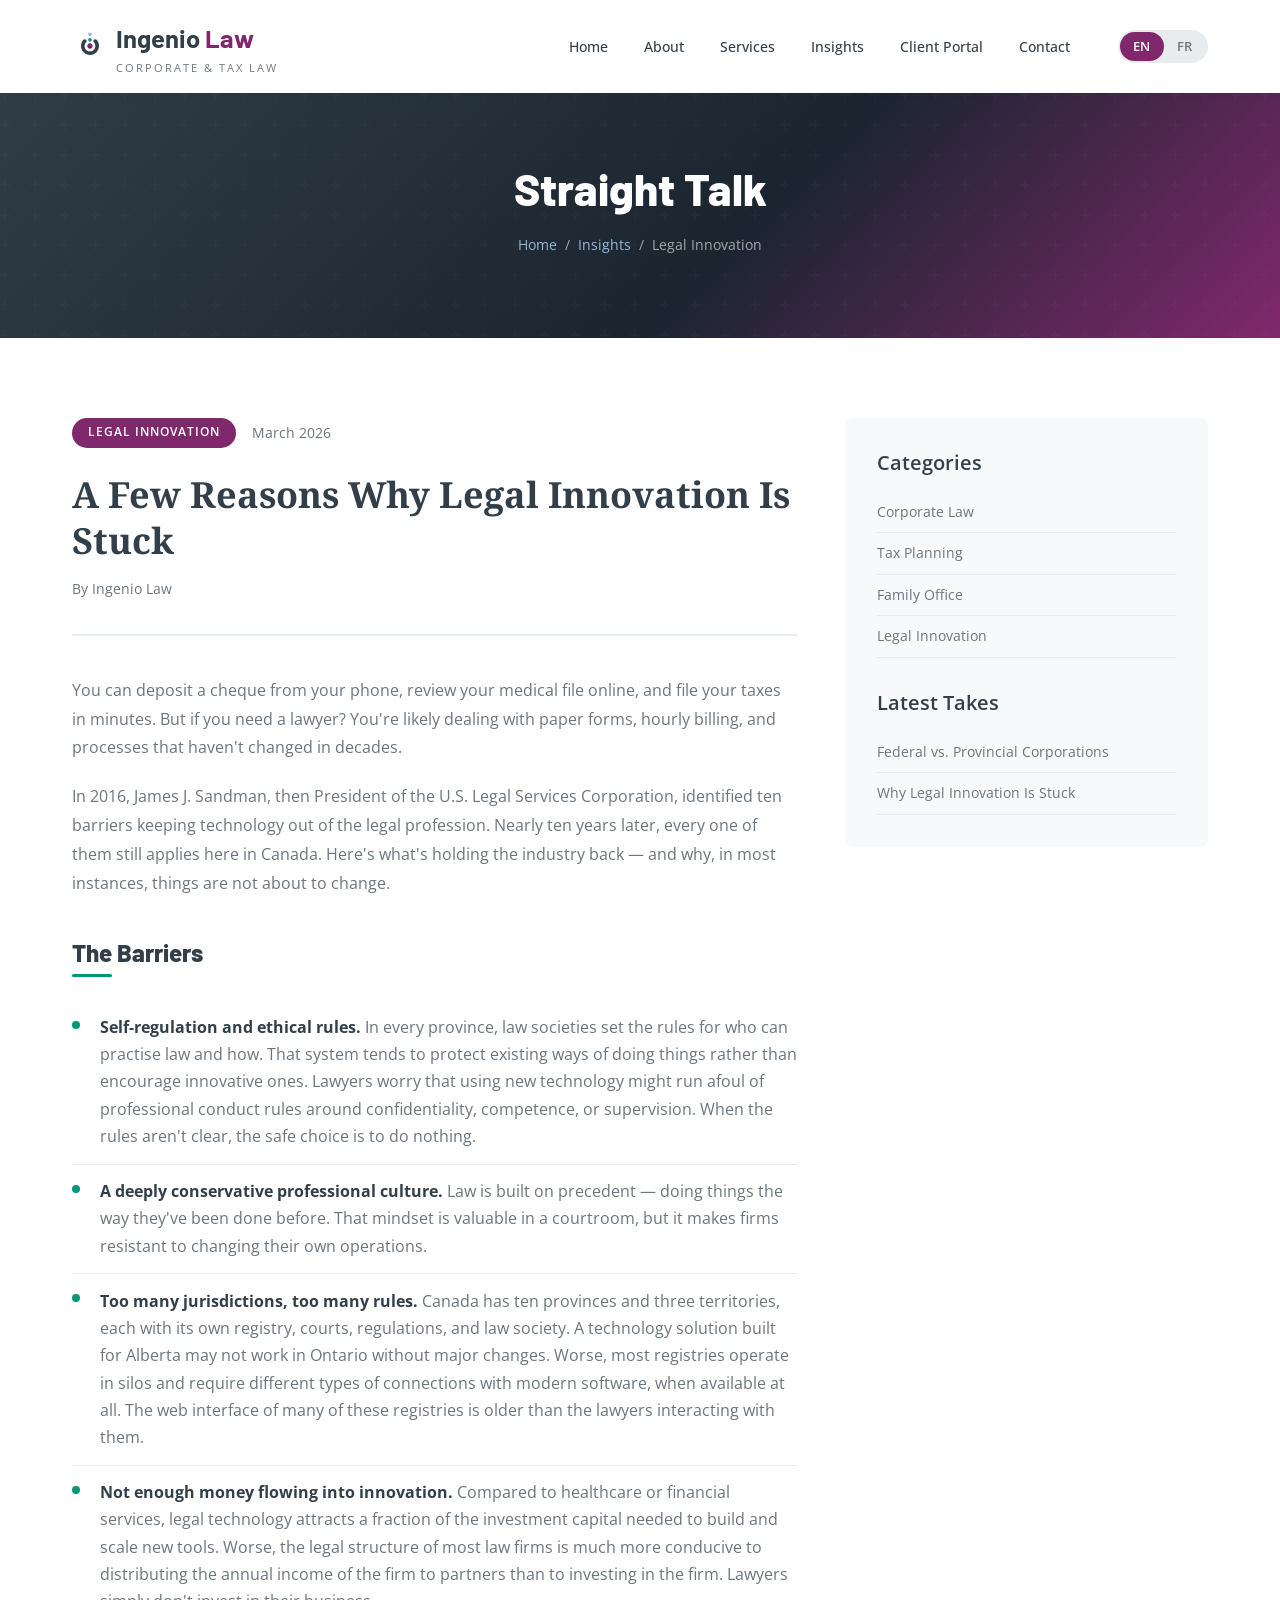
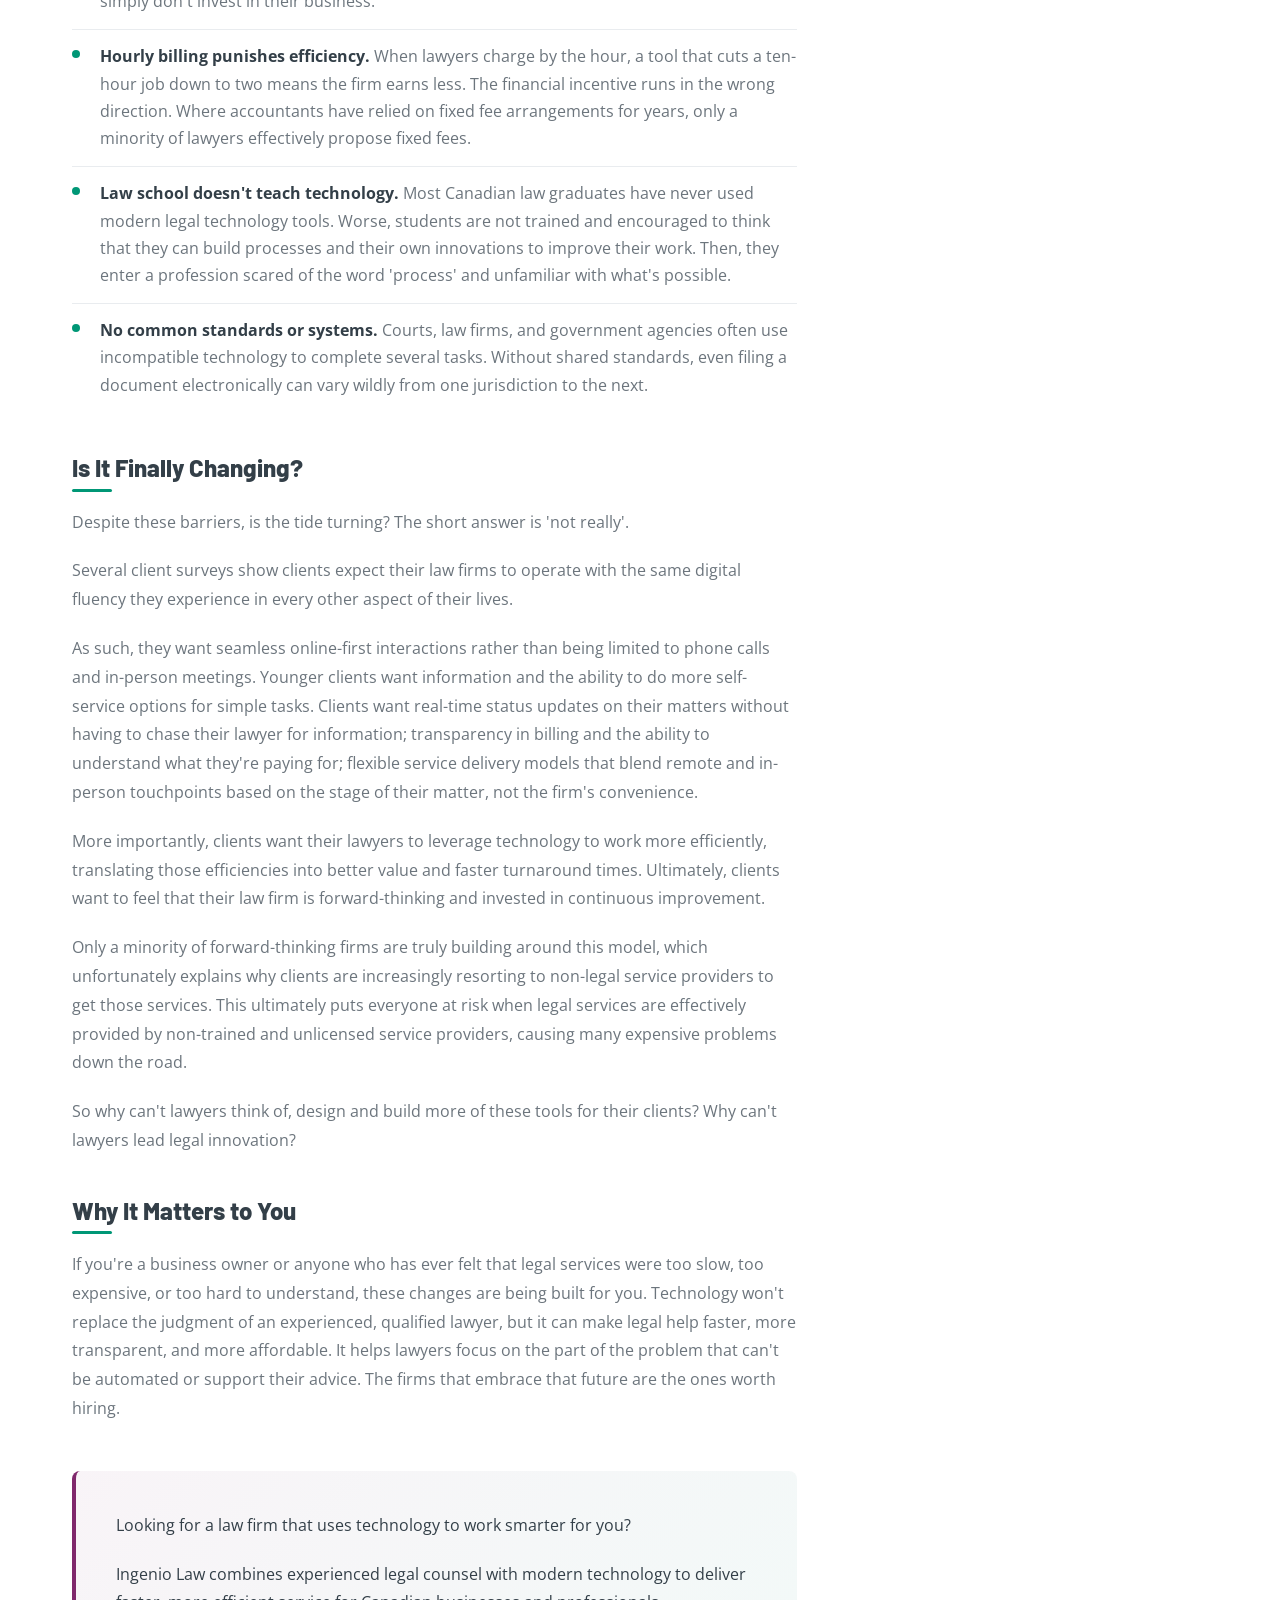
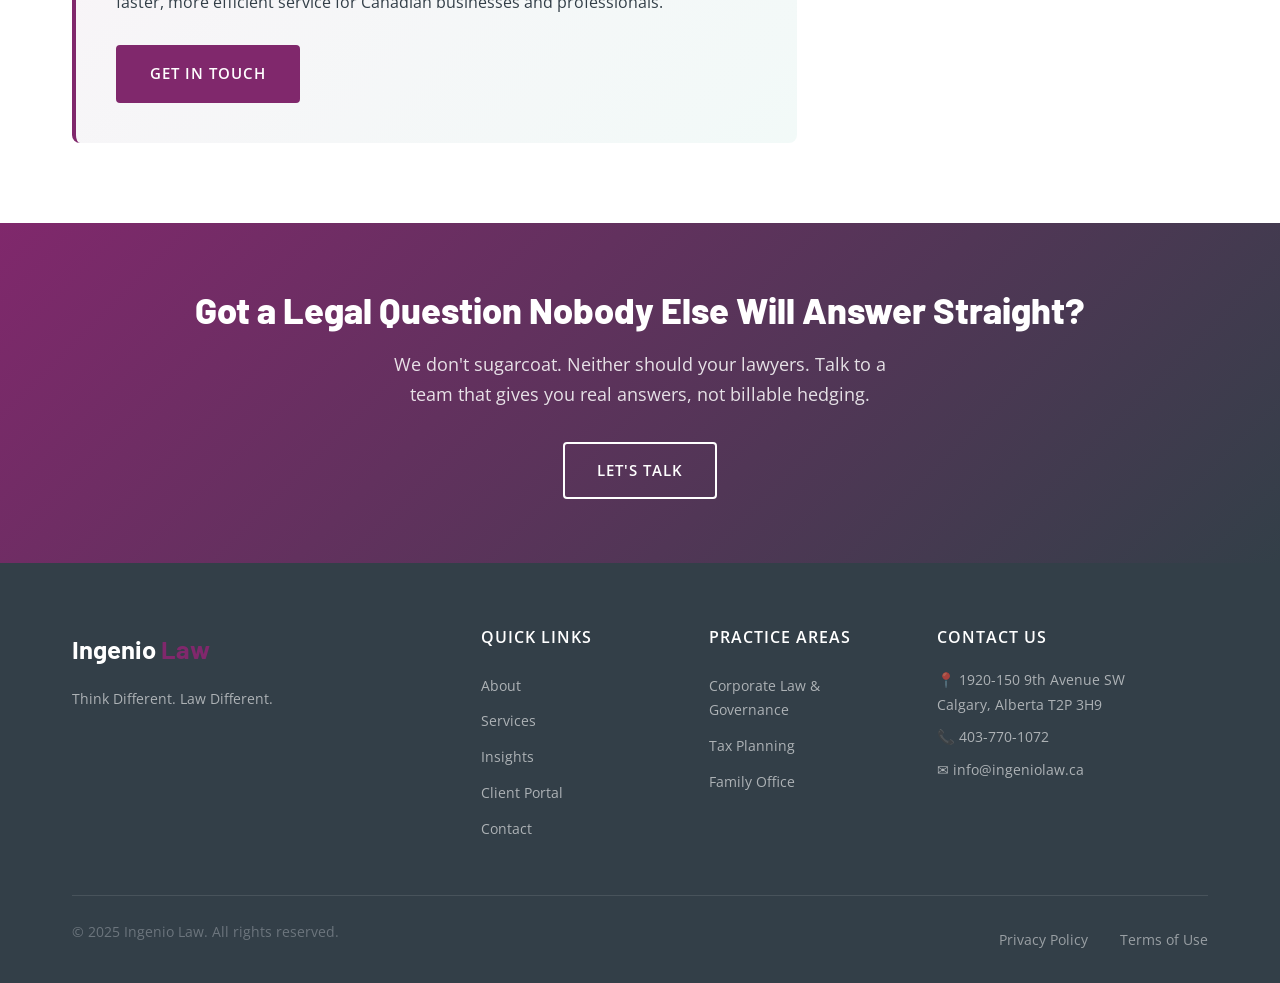
<file: article-legal-innovation.html>
<!DOCTYPE html>
<html lang="en">
<head>
  <meta charset="UTF-8">
  <meta name="viewport" content="width=device-width, initial-scale=1.0">
  <meta name="description" content="Why is the legal industry so slow to adopt technology? Here are the barriers keeping law firms behind.">
  <title>A Few Reasons Why Legal Innovation Is Stuck | Ingenio Law</title>
  <link rel="preconnect" href="https://fonts.googleapis.com">
  <link rel="preconnect" href="https://fonts.gstatic.com" crossorigin>
  <link href="https://fonts.googleapis.com/css2?family=Barlow:wght@400;600;700;800&family=Noto+Serif:ital,wght@0,400;0,700;1,400&family=Open+Sans:wght@400;500;600;700&display=swap" rel="stylesheet">
  <link rel="stylesheet" href="css/styles.css">
</head>
<body>

  <!-- Header -->
  <header class="header" id="header">
    <div class="header-inner">
      <a href="index.html" class="logo">
        <img src="assets/images/Ingenio-Icon-RGB.svg" alt="Ingenio Law" class="logo-icon" width="36" height="36">
        <div>
          <span class="logo-text">Ingenio <span>Law</span></span>
          <span class="logo-tagline" data-en="Corporate & Tax Law" data-fr="Droit corporatif et fiscal">Corporate & Tax Law</span>
        </div>
      </a>

      <nav class="nav" id="nav">
        <ul class="nav-links">
          <li><a href="index.html" data-en="Home" data-fr="Accueil">Home</a></li>
          <li><a href="about.html" data-en="About" data-fr="&Agrave; propos">About</a></li>
          <li><a href="services.html" data-en="Services" data-fr="Services">Services</a></li>
          <li><a href="blog.html" class="active" data-en="Insights" data-fr="Publications">Insights</a></li>
          <li><a href="client-portal.html" data-en="Client Portal" data-fr="Portail client">Client Portal</a></li>
          <li><a href="contact.html" data-en="Contact" data-fr="Contact">Contact</a></li>
        </ul>
        <div class="lang-toggle">
          <button class="active" data-lang="en">EN</button>
          <button data-lang="fr">FR</button>
        </div>
      </nav>

      <button class="mobile-menu-btn" id="mobileMenuBtn" aria-label="Toggle menu">
        <span></span>
        <span></span>
        <span></span>
      </button>
    </div>
  </header>

  <div class="nav-overlay" id="navOverlay"></div>

  <!-- Page Banner -->
  <section class="page-banner">
    <div class="container">
      <h1 class="fade-in" data-en="Straight Talk" data-fr="Sans d&eacute;tour">Straight Talk</h1>
      <p class="breadcrumb fade-in">
        <a href="index.html" data-en="Home" data-fr="Accueil">Home</a> &nbsp;/&nbsp;
        <a href="blog.html" data-en="Insights" data-fr="Publications">Insights</a> &nbsp;/&nbsp;
        <span data-en="Legal Innovation" data-fr="Innovation juridique">Legal Innovation</span>
      </p>
    </div>
  </section>

  <!-- Article Content -->
  <section class="section">
    <div class="container">
      <div class="blog-list">

        <!-- Main Article -->
        <article class="article-detail fade-in">
          <div class="article-meta">
            <span class="article-category" data-en="Legal Innovation" data-fr="Innovation juridique">Legal Innovation</span>
            <span class="article-date">March 2026</span>
          </div>

          <h1 class="article-title" data-en="A Few Reasons Why Legal Innovation Is Stuck" data-fr="Quelques raisons pour lesquelles l'innovation juridique stagne">A Few Reasons Why Legal Innovation Is Stuck</h1>

          <p class="article-byline" data-en="By Ingenio Law" data-fr="Par Ingenio Law">By Ingenio Law</p>

          <div class="article-body">
            <p data-en="You can deposit a cheque from your phone, review your medical file online, and file your taxes in minutes. But if you need a lawyer? You're likely dealing with paper forms, hourly billing, and processes that haven't changed in decades." data-fr="Vous pouvez d&eacute;poser un ch&egrave;que depuis votre t&eacute;l&eacute;phone, consulter votre dossier m&eacute;dical en ligne et produire vos imp&ocirc;ts en quelques minutes. Mais si vous avez besoin d'un avocat? Vous devrez probablement composer avec des formulaires papier, de la facturation horaire et des processus inchang&eacute;s depuis des d&eacute;cennies.">You can deposit a cheque from your phone, review your medical file online, and file your taxes in minutes. But if you need a lawyer? You're likely dealing with paper forms, hourly billing, and processes that haven't changed in decades.</p>

            <p data-en="In 2016, James J. Sandman, then President of the U.S. Legal Services Corporation, identified ten barriers keeping technology out of the legal profession. Nearly ten years later, every one of them still applies here in Canada. Here's what's holding the industry back &mdash; and why, in most instances, things are not about to change." data-fr="En 2016, James J. Sandman, alors pr&eacute;sident de la Legal Services Corporation am&eacute;ricaine, a identifi&eacute; dix obstacles emp&ecirc;chant la technologie d'entrer dans la profession juridique. Pr&egrave;s de dix ans plus tard, chacun d'entre eux s'applique toujours au Canada. Voici ce qui freine l'industrie &mdash; et pourquoi, dans la plupart des cas, les choses ne sont pas sur le point de changer.">In 2016, James J. Sandman, then President of the U.S. Legal Services Corporation, identified ten barriers keeping technology out of the legal profession. Nearly ten years later, every one of them still applies here in Canada. Here's what's holding the industry back &mdash; and why, in most instances, things are not about to change.</p>

            <h2 data-en="The Barriers" data-fr="Les obstacles">The Barriers</h2>

            <ul class="article-list">
              <li data-en="<strong>Self-regulation and ethical rules.</strong> In every province, law societies set the rules for who can practise law and how. That system tends to protect existing ways of doing things rather than encourage innovative ones. Lawyers worry that using new technology might run afoul of professional conduct rules around confidentiality, competence, or supervision. When the rules aren't clear, the safe choice is to do nothing." data-fr="<strong>Autor&eacute;glementation et r&egrave;gles d&eacute;ontologiques.</strong> Dans chaque province, les barreaux &eacute;tablissent les r&egrave;gles sur qui peut exercer le droit et comment. Ce syst&egrave;me tend &agrave; prot&eacute;ger les fa&ccedil;ons de faire existantes plut&ocirc;t qu'&agrave; encourager l'innovation. Les avocats craignent que l'utilisation de nouvelles technologies puisse enfreindre les r&egrave;gles de conduite professionnelle en mati&egrave;re de confidentialit&eacute;, de comp&eacute;tence ou de supervision. Quand les r&egrave;gles ne sont pas claires, le choix s&ucirc;r est de ne rien faire."><strong>Self-regulation and ethical rules.</strong> In every province, law societies set the rules for who can practise law and how. That system tends to protect existing ways of doing things rather than encourage innovative ones. Lawyers worry that using new technology might run afoul of professional conduct rules around confidentiality, competence, or supervision. When the rules aren't clear, the safe choice is to do nothing.</li>

              <li data-en="<strong>A deeply conservative professional culture.</strong> Law is built on precedent &mdash; doing things the way they've been done before. That mindset is valuable in a courtroom, but it makes firms resistant to changing their own operations." data-fr="<strong>Une culture professionnelle profond&eacute;ment conservatrice.</strong> Le droit repose sur le pr&eacute;c&eacute;dent &mdash; faire les choses comme elles ont toujours &eacute;t&eacute; faites. Cette mentalit&eacute; est pr&eacute;cieuse en salle d'audience, mais elle rend les cabinets r&eacute;sistants au changement de leurs propres op&eacute;rations."><strong>A deeply conservative professional culture.</strong> Law is built on precedent &mdash; doing things the way they've been done before. That mindset is valuable in a courtroom, but it makes firms resistant to changing their own operations.</li>

              <li data-en="<strong>Too many jurisdictions, too many rules.</strong> Canada has ten provinces and three territories, each with its own registry, courts, regulations, and law society. A technology solution built for Alberta may not work in Ontario without major changes. Worse, most registries operate in silos and require different types of connections with modern software, when available at all. The web interface of many of these registries is older than the lawyers interacting with them." data-fr="<strong>Trop de juridictions, trop de r&egrave;gles.</strong> Le Canada compte dix provinces et trois territoires, chacun avec son propre registre, ses tribunaux, ses r&egrave;glements et son barreau. Une solution technologique con&ccedil;ue pour l'Alberta peut ne pas fonctionner en Ontario sans modifications majeures. Pire encore, la plupart des registres fonctionnent en vase clos et n&eacute;cessitent diff&eacute;rents types de connexions avec les logiciels modernes, quand c'est possible. L'interface web de plusieurs de ces registres est plus ancienne que les avocats qui les utilisent."><strong>Too many jurisdictions, too many rules.</strong> Canada has ten provinces and three territories, each with its own registry, courts, regulations, and law society. A technology solution built for Alberta may not work in Ontario without major changes. Worse, most registries operate in silos and require different types of connections with modern software, when available at all. The web interface of many of these registries is older than the lawyers interacting with them.</li>

              <li data-en="<strong>Not enough money flowing into innovation.</strong> Compared to healthcare or financial services, legal technology attracts a fraction of the investment capital needed to build and scale new tools. Worse, the legal structure of most law firms is much more conducive to distributing the annual income of the firm to partners than to investing in the firm. Lawyers simply don't invest in their business." data-fr="<strong>Pas assez d'investissement dans l'innovation.</strong> Compar&eacute;e aux soins de sant&eacute; ou aux services financiers, la technologie juridique n'attire qu'une fraction du capital d'investissement n&eacute;cessaire pour cr&eacute;er et d&eacute;ployer de nouveaux outils. Pire, la structure juridique de la plupart des cabinets est beaucoup plus propice &agrave; la distribution du revenu annuel aux associ&eacute;s qu'&agrave; l'investissement dans le cabinet. Les avocats n'investissent tout simplement pas dans leur entreprise."><strong>Not enough money flowing into innovation.</strong> Compared to healthcare or financial services, legal technology attracts a fraction of the investment capital needed to build and scale new tools. Worse, the legal structure of most law firms is much more conducive to distributing the annual income of the firm to partners than to investing in the firm. Lawyers simply don't invest in their business.</li>

              <li data-en="<strong>Hourly billing punishes efficiency.</strong> When lawyers charge by the hour, a tool that cuts a ten-hour job down to two means the firm earns less. The financial incentive runs in the wrong direction. Where accountants have relied on fixed fee arrangements for years, only a minority of lawyers effectively propose fixed fees." data-fr="<strong>La facturation horaire p&eacute;nalise l'efficacit&eacute;.</strong> Quand les avocats facturent &agrave; l'heure, un outil qui r&eacute;duit un travail de dix heures &agrave; deux signifie que le cabinet gagne moins. L'incitatif financier va dans le mauvais sens. L&agrave; o&ugrave; les comptables utilisent des honoraires forfaitaires depuis des ann&eacute;es, seule une minorit&eacute; d'avocats propose effectivement des honoraires fixes."><strong>Hourly billing punishes efficiency.</strong> When lawyers charge by the hour, a tool that cuts a ten-hour job down to two means the firm earns less. The financial incentive runs in the wrong direction. Where accountants have relied on fixed fee arrangements for years, only a minority of lawyers effectively propose fixed fees.</li>

              <li data-en="<strong>Law school doesn't teach technology.</strong> Most Canadian law graduates have never used modern legal technology tools. Worse, students are not trained and encouraged to think that they can build processes and their own innovations to improve their work. Then, they enter a profession scared of the word 'process' and unfamiliar with what's possible." data-fr="<strong>Les facult&eacute;s de droit n'enseignent pas la technologie.</strong> La plupart des dipl&ocirc;m&eacute;s en droit canadiens n'ont jamais utilis&eacute; d'outils technologiques juridiques modernes. Pire, les &eacute;tudiants ne sont pas form&eacute;s ni encourag&eacute;s &agrave; penser qu'ils peuvent b&acirc;tir des processus et leurs propres innovations pour am&eacute;liorer leur travail. Ensuite, ils entrent dans une profession effray&eacute;e par le mot &laquo; processus &raquo; et ignorante de ce qui est possible."><strong>Law school doesn't teach technology.</strong> Most Canadian law graduates have never used modern legal technology tools. Worse, students are not trained and encouraged to think that they can build processes and their own innovations to improve their work. Then, they enter a profession scared of the word 'process' and unfamiliar with what's possible.</li>

              <li data-en="<strong>No common standards or systems.</strong> Courts, law firms, and government agencies often use incompatible technology to complete several tasks. Without shared standards, even filing a document electronically can vary wildly from one jurisdiction to the next." data-fr="<strong>Aucune norme ni syst&egrave;me commun.</strong> Les tribunaux, les cabinets d'avocats et les organismes gouvernementaux utilisent souvent des technologies incompatibles pour accomplir plusieurs t&acirc;ches. Sans normes partag&eacute;es, m&ecirc;me le d&eacute;p&ocirc;t &eacute;lectronique d'un document peut varier consid&eacute;rablement d'une juridiction &agrave; l'autre."><strong>No common standards or systems.</strong> Courts, law firms, and government agencies often use incompatible technology to complete several tasks. Without shared standards, even filing a document electronically can vary wildly from one jurisdiction to the next.</li>
            </ul>

            <h2 data-en="Is It Finally Changing?" data-fr="Est-ce que &ccedil;a change enfin?">Is It Finally Changing?</h2>

            <p data-en="Despite these barriers, is the tide turning? The short answer is 'not really'." data-fr="Malgr&eacute; ces obstacles, la tendance s'inverse-t-elle? La r&eacute;ponse courte est &laquo; pas vraiment &raquo;.">Despite these barriers, is the tide turning? The short answer is 'not really'.</p>

            <p data-en="Several client surveys show clients expect their law firms to operate with the same digital fluency they experience in every other aspect of their lives." data-fr="Plusieurs sondages aupr&egrave;s des clients montrent qu'ils s'attendent &agrave; ce que leurs cabinets d'avocats fonctionnent avec la m&ecirc;me aisance num&eacute;rique qu'ils exp&eacute;rimentent dans tous les autres aspects de leur vie.">Several client surveys show clients expect their law firms to operate with the same digital fluency they experience in every other aspect of their lives.</p>

            <p data-en="As such, they want seamless online-first interactions rather than being limited to phone calls and in-person meetings. Younger clients want information and the ability to do more self-service options for simple tasks. Clients want real-time status updates on their matters without having to chase their lawyer for information; transparency in billing and the ability to understand what they're paying for; flexible service delivery models that blend remote and in-person touchpoints based on the stage of their matter, not the firm's convenience." data-fr="En tant que tels, ils veulent des interactions en ligne fluides plut&ocirc;t que d'&ecirc;tre limit&eacute;s aux appels t&eacute;l&eacute;phoniques et aux r&eacute;unions en personne. Les clients plus jeunes veulent de l'information et la possibilit&eacute; de faire davantage en libre-service pour les t&acirc;ches simples. Les clients veulent des mises &agrave; jour en temps r&eacute;el sur leurs dossiers sans avoir &agrave; poursuivre leur avocat; de la transparence dans la facturation et la capacit&eacute; de comprendre ce qu'ils paient; des mod&egrave;les de prestation de services flexibles qui combinent des points de contact &agrave; distance et en personne selon l'&eacute;tape de leur dossier, et non la commodit&eacute; du cabinet.">As such, they want seamless online-first interactions rather than being limited to phone calls and in-person meetings. Younger clients want information and the ability to do more self-service options for simple tasks. Clients want real-time status updates on their matters without having to chase their lawyer for information; transparency in billing and the ability to understand what they're paying for; flexible service delivery models that blend remote and in-person touchpoints based on the stage of their matter, not the firm's convenience.</p>

            <p data-en="More importantly, clients want their lawyers to leverage technology to work more efficiently, translating those efficiencies into better value and faster turnaround times. Ultimately, clients want to feel that their law firm is forward-thinking and invested in continuous improvement." data-fr="Plus important encore, les clients veulent que leurs avocats utilisent la technologie pour travailler plus efficacement, transformant ces gains d'efficacit&eacute; en meilleure valeur et en d&eacute;lais d'ex&eacute;cution plus rapides. En fin de compte, les clients veulent sentir que leur cabinet d'avocats est tourn&eacute; vers l'avenir et investi dans l'am&eacute;lioration continue.">More importantly, clients want their lawyers to leverage technology to work more efficiently, translating those efficiencies into better value and faster turnaround times. Ultimately, clients want to feel that their law firm is forward-thinking and invested in continuous improvement.</p>

            <p data-en="Only a minority of forward-thinking firms are truly building around this model, which unfortunately explains why clients are increasingly resorting to non-legal service providers to get those services. This ultimately puts everyone at risk when legal services are effectively provided by non-trained and unlicensed service providers, causing many expensive problems down the road." data-fr="Seule une minorit&eacute; de cabinets avant-gardistes construisent v&eacute;ritablement autour de ce mod&egrave;le, ce qui explique malheureusement pourquoi les clients se tournent de plus en plus vers des prestataires de services non juridiques pour obtenir ces services. Cela met finalement tout le monde en danger lorsque des services juridiques sont effectivement fournis par des prestataires non form&eacute;s et non autoris&eacute;s, causant de nombreux probl&egrave;mes co&ucirc;teux &agrave; long terme.">Only a minority of forward-thinking firms are truly building around this model, which unfortunately explains why clients are increasingly resorting to non-legal service providers to get those services. This ultimately puts everyone at risk when legal services are effectively provided by non-trained and unlicensed service providers, causing many expensive problems down the road.</p>

            <p data-en="So why can't lawyers think of, design and build more of these tools for their clients? Why can't lawyers lead legal innovation?" data-fr="Alors pourquoi les avocats ne peuvent-ils pas concevoir et construire davantage de ces outils pour leurs clients? Pourquoi les avocats ne peuvent-ils pas mener l'innovation juridique?">So why can't lawyers think of, design and build more of these tools for their clients? Why can't lawyers lead legal innovation?</p>

            <h2 data-en="Why It Matters to You" data-fr="Pourquoi c'est important pour vous">Why It Matters to You</h2>

            <p data-en="If you're a business owner or anyone who has ever felt that legal services were too slow, too expensive, or too hard to understand, these changes are being built for you. Technology won't replace the judgment of an experienced, qualified lawyer, but it can make legal help faster, more transparent, and more affordable. It helps lawyers focus on the part of the problem that can't be automated or support their advice. The firms that embrace that future are the ones worth hiring." data-fr="Si vous &ecirc;tes propri&eacute;taire d'entreprise ou quiconque ayant d&eacute;j&agrave; senti que les services juridiques &eacute;taient trop lents, trop chers ou trop difficiles &agrave; comprendre, ces changements sont construits pour vous. La technologie ne remplacera pas le jugement d'un avocat exp&eacute;riment&eacute; et qualifi&eacute;, mais elle peut rendre l'aide juridique plus rapide, plus transparente et plus abordable. Elle aide les avocats &agrave; se concentrer sur la partie du probl&egrave;me qui ne peut pas &ecirc;tre automatis&eacute;e ou qui soutient leurs conseils. Les cabinets qui embrassent cet avenir sont ceux qui valent la peine d'&ecirc;tre embauch&eacute;s.">If you're a business owner or anyone who has ever felt that legal services were too slow, too expensive, or too hard to understand, these changes are being built for you. Technology won't replace the judgment of an experienced, qualified lawyer, but it can make legal help faster, more transparent, and more affordable. It helps lawyers focus on the part of the problem that can't be automated or support their advice. The firms that embrace that future are the ones worth hiring.</p>

            <!-- CTA Box -->
            <div class="article-cta">
              <p data-en="Looking for a law firm that uses technology to work smarter for you?" data-fr="Vous cherchez un cabinet d'avocats qui utilise la technologie pour travailler plus intelligemment pour vous?"><strong>Looking for a law firm that uses technology to work smarter for you?</strong></p>
              <p data-en="Ingenio Law combines experienced legal counsel with modern technology to deliver faster, more efficient service for Canadian businesses and professionals." data-fr="Ingenio Law combine des conseils juridiques exp&eacute;riment&eacute;s avec la technologie moderne pour offrir un service plus rapide et plus efficace aux entreprises et professionnels canadiens.">Ingenio Law combines experienced legal counsel with modern technology to deliver faster, more efficient service for Canadian businesses and professionals.</p>
              <a href="contact.html" class="btn btn-primary" data-en="Get in Touch" data-fr="Contactez-nous">Get in Touch</a>
            </div>
          </div>
        </article>

        <!-- Sidebar -->
        <aside class="blog-sidebar fade-in">
          <h4 data-en="Categories" data-fr="Cat&eacute;gories">Categories</h4>
          <ul class="category-list">
            <li><a href="#" data-en="Corporate Law" data-fr="Droit corporatif">Corporate Law</a></li>
            <li><a href="#" data-en="Tax Planning" data-fr="Planification fiscale">Tax Planning</a></li>
            <li><a href="#" data-en="Family Office" data-fr="Bureau familial">Family Office</a></li>
            <li><a href="#" data-en="Legal Innovation" data-fr="Innovation juridique">Legal Innovation</a></li>
          </ul>

          <h4 style="margin-top: 2rem;" data-en="Latest Takes" data-fr="Derni&egrave;res publications">Latest Takes</h4>
          <ul class="category-list">
            <li><a href="article-federal-provincial-corporations.html" data-en="Federal vs. Provincial Corporations" data-fr="Soci&eacute;t&eacute;s f&eacute;d&eacute;rales vs provinciales">Federal vs. Provincial Corporations</a></li>
            <li><a href="article-legal-innovation.html" data-en="Why Legal Innovation Is Stuck" data-fr="Pourquoi l'innovation juridique stagne">Why Legal Innovation Is Stuck</a></li>
          </ul>
        </aside>

      </div>
    </div>
  </section>

  <!-- CTA Banner -->
  <section class="cta-banner">
    <div class="container fade-in">
      <h2 data-en="Got a Legal Question Nobody Else Will Answer Straight?" data-fr="Une question juridique &agrave; laquelle personne d'autre ne r&eacute;pond franchement?">Got a Legal Question Nobody Else Will Answer Straight?</h2>
      <p data-en="We don't sugarcoat. Neither should your lawyers. Talk to a team that gives you real answers, not billable hedging." data-fr="Nous ne disons pas ce que vous voulez entendre. Vos avocats ne devraient pas non plus. Parlez &agrave; une &eacute;quipe qui donne de vraies r&eacute;ponses, pas du remplissage facturable.">We don't sugarcoat. Neither should your lawyers. Talk to a team that gives you real answers, not billable hedging.</p>
      <a href="contact.html" class="btn btn-outline" data-en="Let's Talk" data-fr="Parlons-en">Let's Talk</a>
    </div>
  </section>

  <!-- Footer -->
  <footer class="footer">
    <div class="container">
      <div class="footer-grid">
        <div class="footer-about">
          <span class="logo-text">Ingenio <span>Law</span></span>
          <p data-en="Think Different. Law Different." data-fr="Penser diff&eacute;remment. Pratiquer diff&eacute;remment.">Think Different. Law Different.</p>
        </div>
        <div class="footer-links">
          <h4 data-en="Quick Links" data-fr="Liens rapides">Quick Links</h4>
          <ul>
            <li><a href="about.html" data-en="About" data-fr="&Agrave; propos">About</a></li>
            <li><a href="services.html" data-en="Services" data-fr="Services">Services</a></li>
            <li><a href="blog.html" data-en="Insights" data-fr="Publications">Insights</a></li>
            <li><a href="client-portal.html" data-en="Client Portal" data-fr="Portail client">Client Portal</a></li>
            <li><a href="contact.html" data-en="Contact" data-fr="Contact">Contact</a></li>
          </ul>
        </div>
        <div class="footer-links">
          <h4 data-en="Practice Areas" data-fr="Domaines de pratique">Practice Areas</h4>
          <ul>
            <li><a href="services.html" data-en="Corporate Law &amp; Governance" data-fr="Droit corporatif et gouvernance">Corporate Law &amp; Governance</a></li>
            <li><a href="services.html" data-en="Tax Planning" data-fr="Planification fiscale">Tax Planning</a></li>
            <li><a href="services.html" data-en="Family Office" data-fr="Bureau familial">Family Office</a></li>
          </ul>
        </div>
        <div class="footer-contact">
          <h4 data-en="Contact Us" data-fr="Nous joindre">Contact Us</h4>
          <p>&#128205; 1920-150 9th Avenue SW<br>Calgary, Alberta T2P 3H9</p>
          <p>&#128222; 403-770-1072</p>
          <p>&#9993; info@ingeniolaw.ca</p>
        </div>
      </div>
      <div class="footer-bottom">
        <p>&copy; 2025 Ingenio Law. <span data-en="All rights reserved." data-fr="Tous droits r&eacute;serv&eacute;s.">All rights reserved.</span></p>
        <div class="footer-legal">
          <a href="#" data-en="Privacy Policy" data-fr="Politique de confidentialit&eacute;">Privacy Policy</a>
          <a href="#" data-en="Terms of Use" data-fr="Conditions d'utilisation">Terms of Use</a>
        </div>
      </div>
    </div>
  </footer>

  <script src="js/main.js"></script>
</body>
</html>
</file>
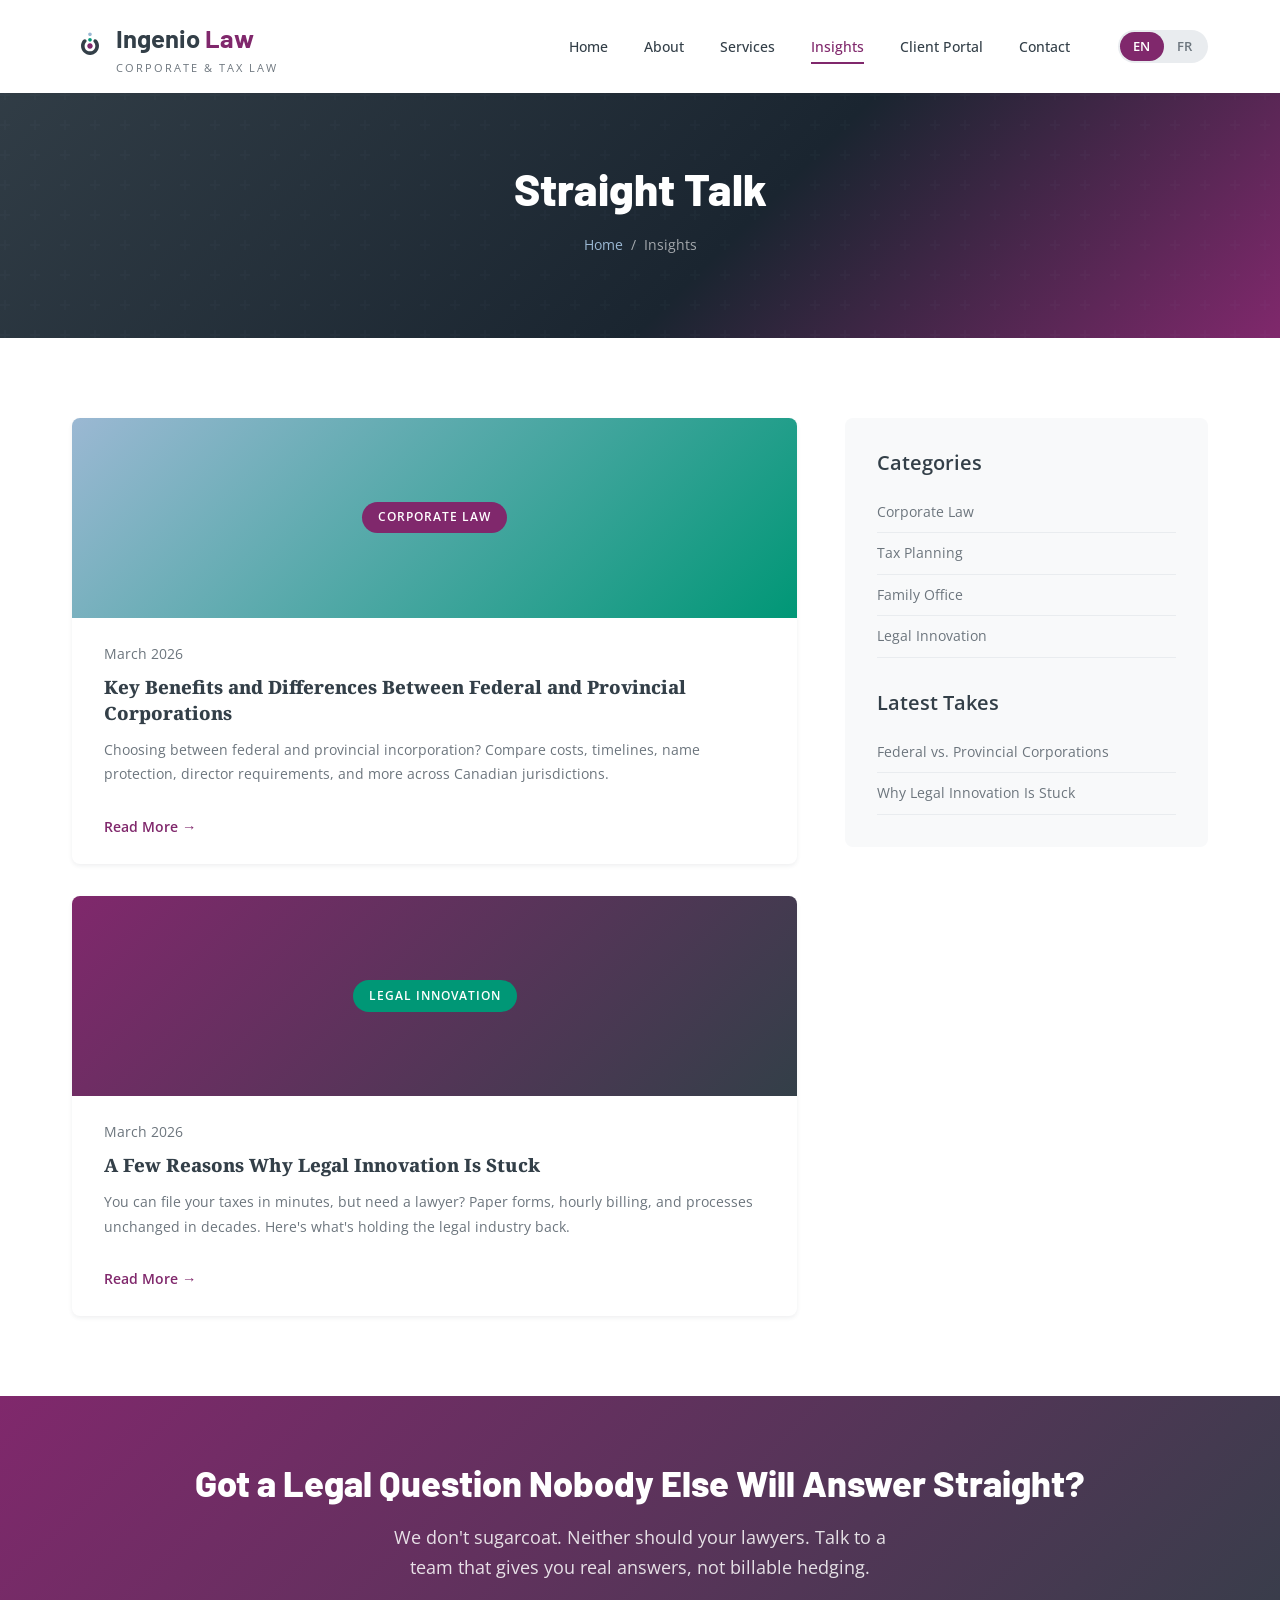
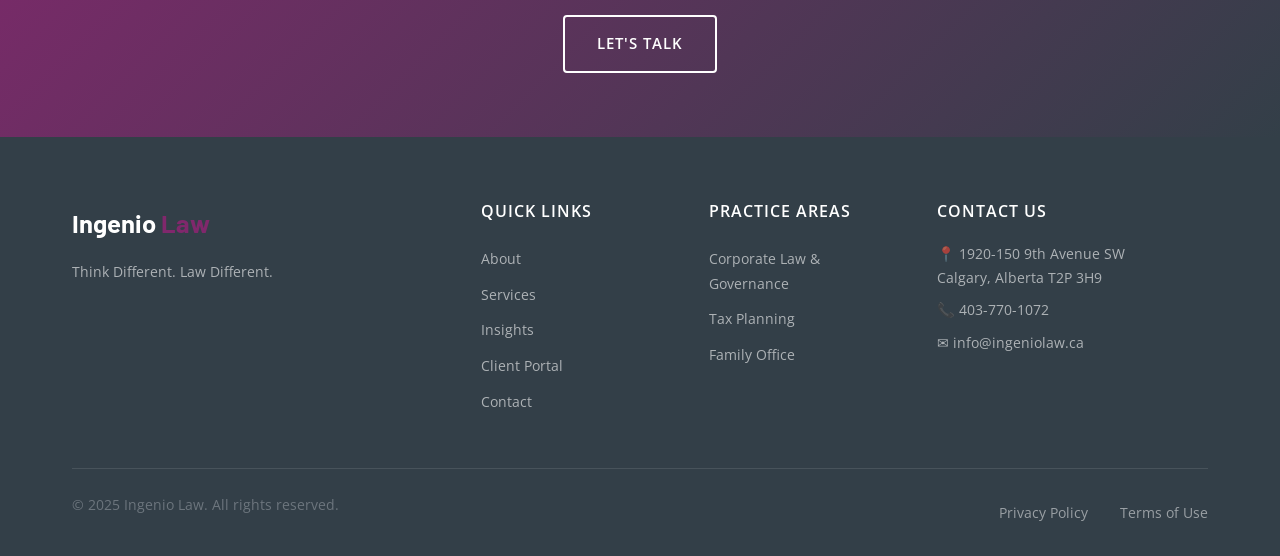
<file: blog.html>
<!DOCTYPE html>
<html lang="en">
<head>
  <meta charset="UTF-8">
  <meta name="viewport" content="width=device-width, initial-scale=1.0">
  <meta name="description" content="Ingenio Law - Straight Talk. Provocative takes on corporate law, tax strategy, Alberta business, and legal innovation. No fluff. No jargon.">
  <title>Straight Talk | Ingenio Law</title>
  <link rel="preconnect" href="https://fonts.googleapis.com">
  <link rel="preconnect" href="https://fonts.gstatic.com" crossorigin>
  <link href="https://fonts.googleapis.com/css2?family=Barlow:wght@400;600;700;800&family=Noto+Serif:ital,wght@0,400;0,700;1,400&family=Open+Sans:wght@400;500;600;700&display=swap" rel="stylesheet">
  <link rel="stylesheet" href="css/styles.css">
</head>
<body>

  <!-- Header -->
  <header class="header" id="header">
    <div class="header-inner">
      <a href="index.html" class="logo">
        <img src="assets/images/Ingenio-Icon-RGB.svg" alt="Ingenio Law" class="logo-icon" width="36" height="36">
        <div>
          <span class="logo-text">Ingenio <span>Law</span></span>
          <span class="logo-tagline" data-en="Corporate & Tax Law" data-fr="Droit corporatif et fiscal">Corporate & Tax Law</span>
        </div>
      </a>

      <nav class="nav" id="nav">
        <ul class="nav-links">
          <li><a href="index.html" data-en="Home" data-fr="Accueil">Home</a></li>
          <li><a href="about.html" data-en="About" data-fr="&Agrave; propos">About</a></li>
          <li><a href="services.html" data-en="Services" data-fr="Services">Services</a></li>
          <li><a href="blog.html" class="active" data-en="Insights" data-fr="Publications">Insights</a></li>
          <li><a href="client-portal.html" data-en="Client Portal" data-fr="Portail client">Client Portal</a></li>
          <li><a href="contact.html" data-en="Contact" data-fr="Contact">Contact</a></li>
        </ul>
        <div class="lang-toggle">
          <button class="active" data-lang="en">EN</button>
          <button data-lang="fr">FR</button>
        </div>
      </nav>

      <button class="mobile-menu-btn" id="mobileMenuBtn" aria-label="Toggle menu">
        <span></span>
        <span></span>
        <span></span>
      </button>
    </div>
  </header>

  <div class="nav-overlay" id="navOverlay"></div>

  <!-- Page Banner -->
  <section class="page-banner">
    <div class="container">
      <h1 class="fade-in" data-en="Straight Talk" data-fr="Sans d&eacute;tour">Straight Talk</h1>
      <p class="breadcrumb fade-in">
        <a href="index.html" data-en="Home" data-fr="Accueil">Home</a> &nbsp;/&nbsp;
        <span data-en="Insights" data-fr="Publications">Insights</span>
      </p>
    </div>
  </section>

  <!-- Blog List Section -->
  <section class="section">
    <div class="container">
      <div class="blog-list">

        <!-- Main Content Area -->
        <div class="blog-main">
          <div class="blog-grid" style="grid-template-columns: 1fr;">

            <!-- Article 2: Federal vs Provincial Corporations -->
            <div class="blog-card fade-in">
              <div class="blog-card-image">
                <span class="category-badge" data-en="Corporate Law" data-fr="Droit corporatif">Corporate Law</span>
              </div>
              <div class="blog-card-body">
                <p class="blog-card-date">March 2026</p>
                <h3><a href="article-federal-provincial-corporations.html" data-en="Key Benefits and Differences Between Federal and Provincial Corporations" data-fr="Avantages cl&eacute;s et diff&eacute;rences entre les soci&eacute;t&eacute;s f&eacute;d&eacute;rales et provinciales">Key Benefits and Differences Between Federal and Provincial Corporations</a></h3>
                <p data-en="Choosing between federal and provincial incorporation? Compare costs, timelines, name protection, director requirements, and more across Canadian jurisdictions." data-fr="H&eacute;sitation entre l'incorporation f&eacute;d&eacute;rale et provinciale? Comparez les co&ucirc;ts, les d&eacute;lais, la protection du nom, les exigences des administrateurs et plus encore &agrave; travers les juridictions canadiennes.">Choosing between federal and provincial incorporation? Compare costs, timelines, name protection, director requirements, and more across Canadian jurisdictions.</p>
                <a href="article-federal-provincial-corporations.html" class="read-more" data-en="Read More &rarr;" data-fr="Lire la suite &rarr;">Read More &rarr;</a>
              </div>
            </div>

            <!-- Article 1: Legal Innovation -->
            <div class="blog-card fade-in">
              <div class="blog-card-image" style="background: linear-gradient(135deg, var(--color-purple), var(--color-dark));">
                <span class="category-badge" style="background: var(--color-teal);" data-en="Legal Innovation" data-fr="Innovation juridique">Legal Innovation</span>
              </div>
              <div class="blog-card-body">
                <p class="blog-card-date">March 2026</p>
                <h3><a href="article-legal-innovation.html" data-en="A Few Reasons Why Legal Innovation Is Stuck" data-fr="Quelques raisons pour lesquelles l'innovation juridique stagne">A Few Reasons Why Legal Innovation Is Stuck</a></h3>
                <p data-en="You can file your taxes in minutes, but need a lawyer? Paper forms, hourly billing, and processes unchanged in decades. Here's what's holding the legal industry back." data-fr="Vous pouvez produire vos imp&ocirc;ts en quelques minutes, mais avez besoin d'un avocat? Formulaires papier, facturation horaire et processus inchang&eacute;s depuis des d&eacute;cennies. Voici ce qui freine l'industrie juridique.">You can file your taxes in minutes, but need a lawyer? Paper forms, hourly billing, and processes unchanged in decades. Here's what's holding the legal industry back.</p>
                <a href="article-legal-innovation.html" class="read-more" data-en="Read More &rarr;" data-fr="Lire la suite &rarr;">Read More &rarr;</a>
              </div>
            </div>

          </div>
        </div>

        <!-- Sidebar -->
        <aside class="blog-sidebar fade-in">
          <h4 data-en="Categories" data-fr="Cat&eacute;gories">Categories</h4>
          <ul class="category-list">
            <li><a href="#" data-en="Corporate Law" data-fr="Droit corporatif">Corporate Law</a></li>
            <li><a href="#" data-en="Tax Planning" data-fr="Planification fiscale">Tax Planning</a></li>
            <li><a href="#" data-en="Family Office" data-fr="Bureau familial">Family Office</a></li>
            <li><a href="#" data-en="Legal Innovation" data-fr="Innovation juridique">Legal Innovation</a></li>
          </ul>

          <h4 style="margin-top: 2rem;" data-en="Latest Takes" data-fr="Derni&egrave;res publications">Latest Takes</h4>
          <ul class="category-list">
            <li><a href="article-federal-provincial-corporations.html" data-en="Federal vs. Provincial Corporations" data-fr="Soci&eacute;t&eacute;s f&eacute;d&eacute;rales vs provinciales">Federal vs. Provincial Corporations</a></li>
            <li><a href="article-legal-innovation.html" data-en="Why Legal Innovation Is Stuck" data-fr="Pourquoi l'innovation juridique stagne">Why Legal Innovation Is Stuck</a></li>
          </ul>
        </aside>

      </div>
    </div>
  </section>

  <!-- CTA Banner -->
  <section class="cta-banner">
    <div class="container fade-in">
      <h2 data-en="Got a Legal Question Nobody Else Will Answer Straight?" data-fr="Une question juridique &agrave; laquelle personne d'autre ne r&eacute;pond franchement?">Got a Legal Question Nobody Else Will Answer Straight?</h2>
      <p data-en="We don't sugarcoat. Neither should your lawyers. Talk to a team that gives you real answers, not billable hedging." data-fr="Nous ne disons pas ce que vous voulez entendre. Vos avocats ne devraient pas non plus. Parlez &agrave; une &eacute;quipe qui donne de vraies r&eacute;ponses, pas du remplissage facturable.">We don't sugarcoat. Neither should your lawyers. Talk to a team that gives you real answers, not billable hedging.</p>
      <a href="contact.html" class="btn btn-outline" data-en="Let's Talk" data-fr="Parlons-en">Let's Talk</a>
    </div>
  </section>

  <!-- Footer -->
  <footer class="footer">
    <div class="container">
      <div class="footer-grid">
        <div class="footer-about">
          <span class="logo-text">Ingenio <span>Law</span></span>
          <p data-en="Think Different. Law Different." data-fr="Penser diff&eacute;remment. Pratiquer diff&eacute;remment.">Think Different. Law Different.</p>
        </div>
        <div class="footer-links">
          <h4 data-en="Quick Links" data-fr="Liens rapides">Quick Links</h4>
          <ul>
            <li><a href="about.html" data-en="About" data-fr="&Agrave; propos">About</a></li>
            <li><a href="services.html" data-en="Services" data-fr="Services">Services</a></li>
            <li><a href="blog.html" data-en="Insights" data-fr="Publications">Insights</a></li>
            <li><a href="client-portal.html" data-en="Client Portal" data-fr="Portail client">Client Portal</a></li>
            <li><a href="contact.html" data-en="Contact" data-fr="Contact">Contact</a></li>
          </ul>
        </div>
        <div class="footer-links">
          <h4 data-en="Practice Areas" data-fr="Domaines de pratique">Practice Areas</h4>
          <ul>
            <li><a href="services.html" data-en="Corporate Law &amp; Governance" data-fr="Droit corporatif et gouvernance">Corporate Law &amp; Governance</a></li>
            <li><a href="services.html" data-en="Tax Planning" data-fr="Planification fiscale">Tax Planning</a></li>
            <li><a href="services.html" data-en="Family Office" data-fr="Bureau familial">Family Office</a></li>
          </ul>
        </div>
        <div class="footer-contact">
          <h4 data-en="Contact Us" data-fr="Nous joindre">Contact Us</h4>
          <p>&#128205; 1920-150 9th Avenue SW<br>Calgary, Alberta T2P 3H9</p>
          <p>&#128222; 403-770-1072</p>
          <p>&#9993; info@ingeniolaw.ca</p>
        </div>
      </div>
      <div class="footer-bottom">
        <p>&copy; 2025 Ingenio Law. <span data-en="All rights reserved." data-fr="Tous droits r&eacute;serv&eacute;s.">All rights reserved.</span></p>
        <div class="footer-legal">
          <a href="#" data-en="Privacy Policy" data-fr="Politique de confidentialit&eacute;">Privacy Policy</a>
          <a href="#" data-en="Terms of Use" data-fr="Conditions d'utilisation">Terms of Use</a>
        </div>
      </div>
    </div>
  </footer>

  <script src="js/main.js"></script>
</body>
</html>
</file>
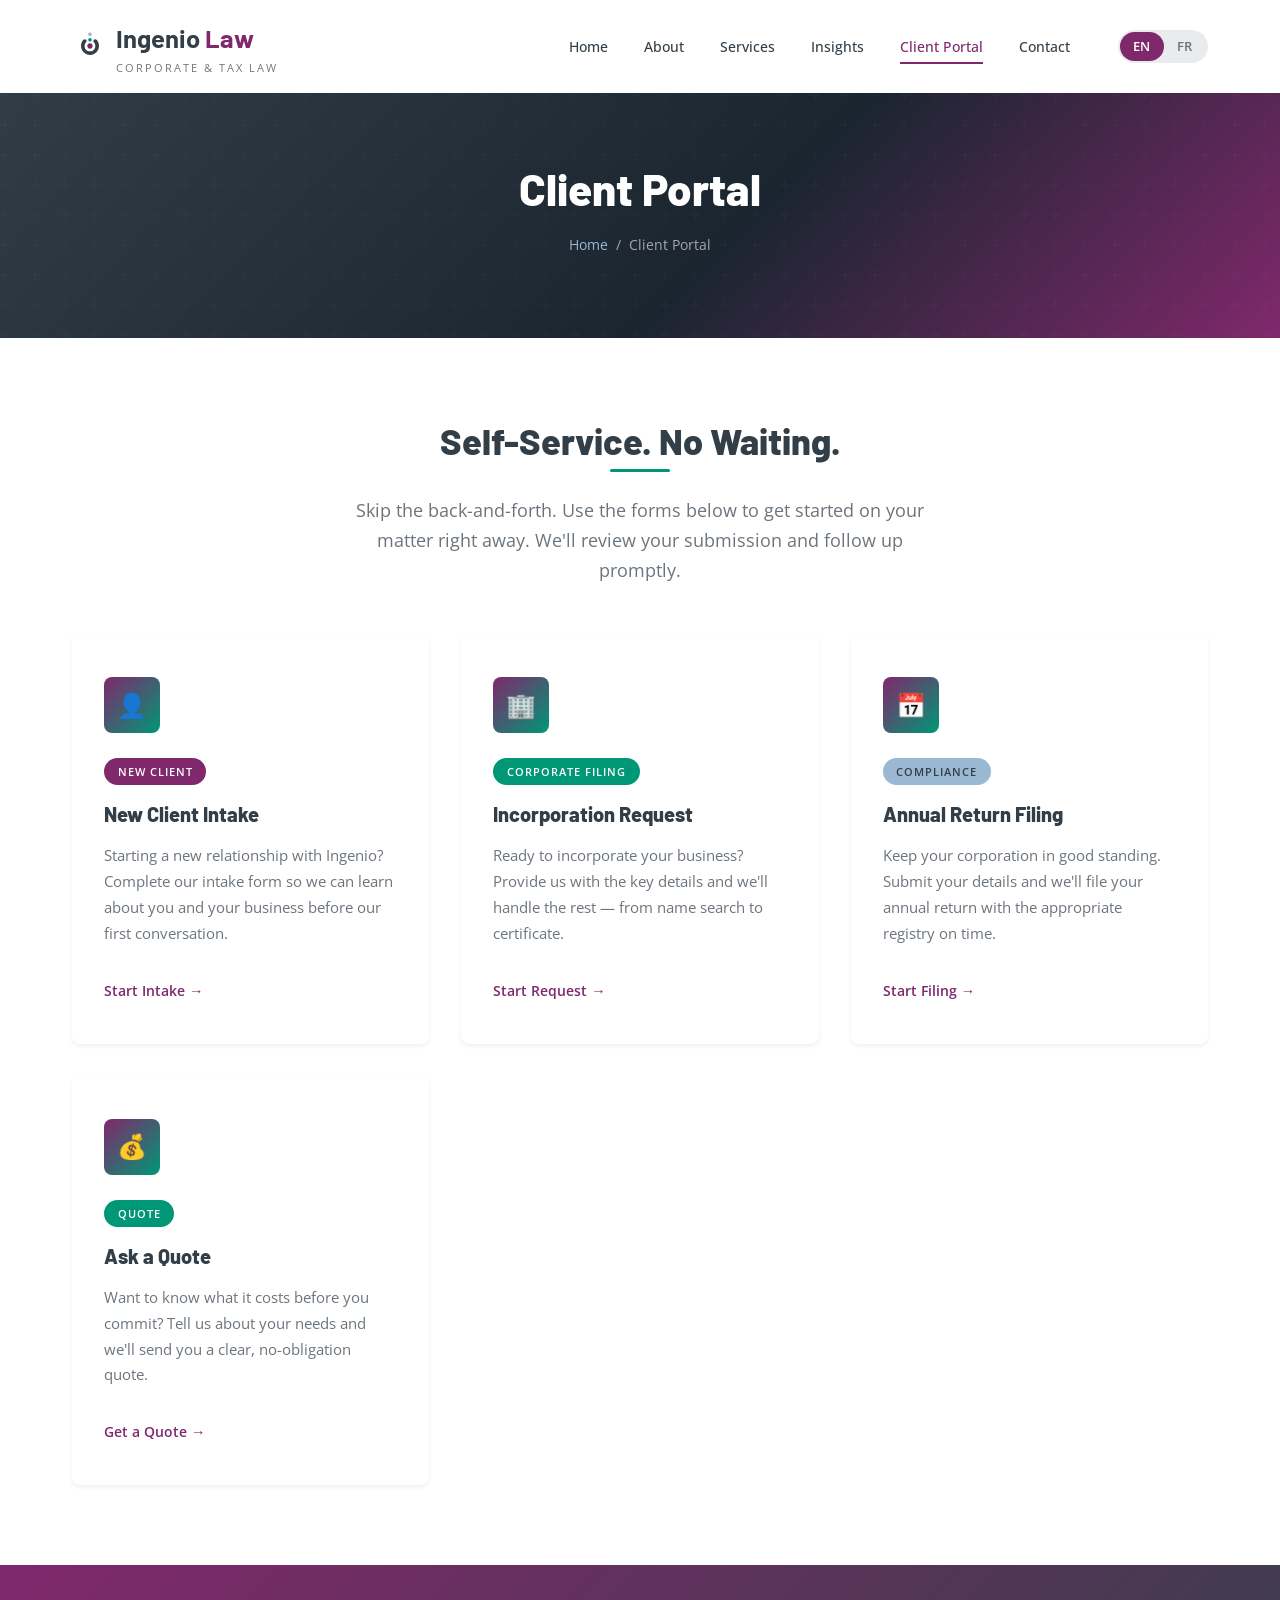
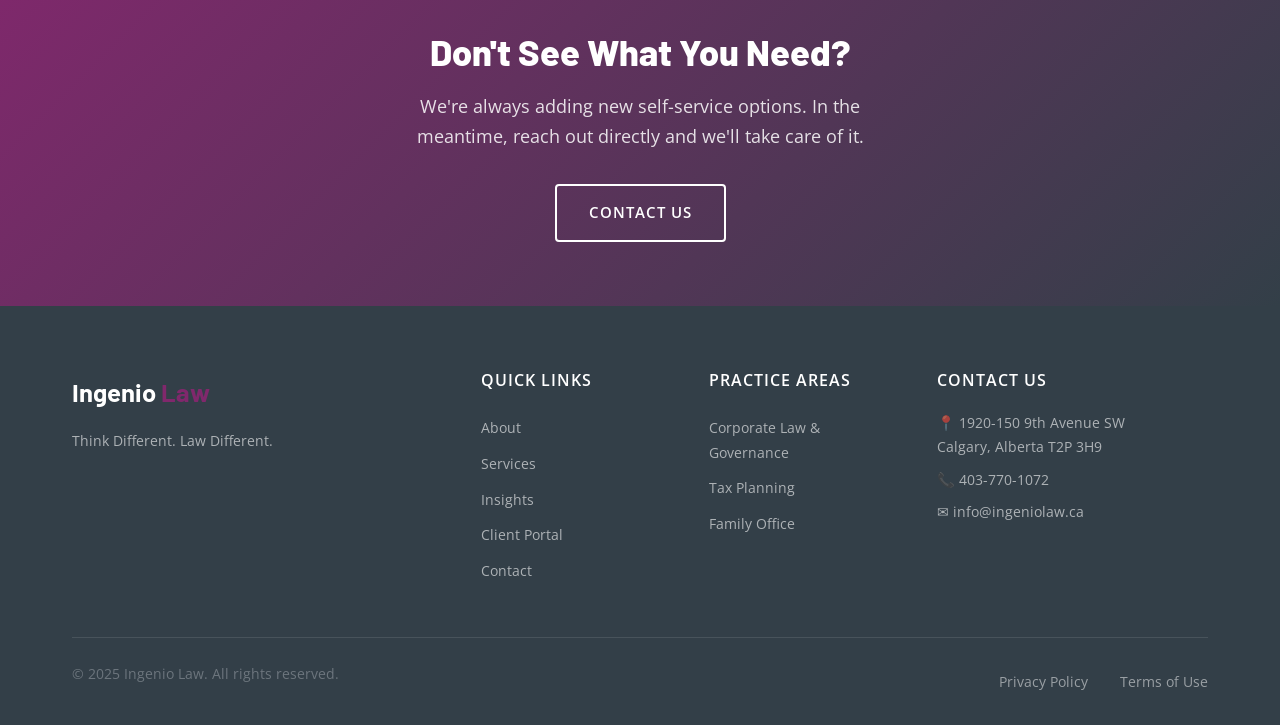
<file: client-portal.html>
<!DOCTYPE html>
<html lang="en">
<head>
  <meta charset="UTF-8">
  <meta name="viewport" content="width=device-width, initial-scale=1.0">
  <meta name="description" content="Ingenio Law Client Portal - Self-service forms for new client intake, incorporation requests, annual return filings, and more.">
  <title>Client Portal | Ingenio Law</title>
  <link rel="preconnect" href="https://fonts.googleapis.com">
  <link rel="preconnect" href="https://fonts.gstatic.com" crossorigin>
  <link href="https://fonts.googleapis.com/css2?family=Barlow:wght@400;600;700;800&family=Noto+Serif:ital,wght@0,400;0,700;1,400&family=Open+Sans:wght@400;500;600;700&display=swap" rel="stylesheet">
  <link rel="stylesheet" href="css/styles.css">
</head>
<body>

  <!-- Header -->
  <header class="header" id="header">
    <div class="header-inner">
      <a href="index.html" class="logo">
        <img src="assets/images/Ingenio-Icon-RGB.svg" alt="Ingenio Law" class="logo-icon" width="36" height="36">
        <div>
          <span class="logo-text">Ingenio <span>Law</span></span>
          <span class="logo-tagline" data-en="Corporate & Tax Law" data-fr="Droit corporatif et fiscal">Corporate & Tax Law</span>
        </div>
      </a>

      <nav class="nav" id="nav">
        <ul class="nav-links">
          <li><a href="index.html" data-en="Home" data-fr="Accueil">Home</a></li>
          <li><a href="about.html" data-en="About" data-fr="&Agrave; propos">About</a></li>
          <li><a href="services.html" data-en="Services" data-fr="Services">Services</a></li>
          <li><a href="blog.html" data-en="Insights" data-fr="Publications">Insights</a></li>
          <li><a href="client-portal.html" class="active" data-en="Client Portal" data-fr="Portail client">Client Portal</a></li>
          <li><a href="contact.html" data-en="Contact" data-fr="Contact">Contact</a></li>
        </ul>
        <div class="lang-toggle">
          <button class="active" data-lang="en">EN</button>
          <button data-lang="fr">FR</button>
        </div>
      </nav>

      <button class="mobile-menu-btn" id="mobileMenuBtn" aria-label="Toggle menu">
        <span></span>
        <span></span>
        <span></span>
      </button>
    </div>
  </header>

  <div class="nav-overlay" id="navOverlay"></div>

  <!-- Page Banner -->
  <section class="page-banner">
    <div class="container">
      <h1 class="fade-in" data-en="Client Portal" data-fr="Portail client">Client Portal</h1>
      <p class="breadcrumb fade-in">
        <a href="index.html" data-en="Home" data-fr="Accueil">Home</a> &nbsp;/&nbsp;
        <span data-en="Client Portal" data-fr="Portail client">Client Portal</span>
      </p>
    </div>
  </section>

  <!-- Portal Intro -->
  <section class="section">
    <div class="container">
      <div class="section-header fade-in">
        <h2 data-en="Self-Service. No Waiting." data-fr="Libre-service. Sans attente.">Self-Service. No Waiting.</h2>
        <p data-en="Skip the back-and-forth. Use the forms below to get started on your matter right away. We'll review your submission and follow up promptly." data-fr="&Eacute;vitez les allers-retours. Utilisez les formulaires ci-dessous pour d&eacute;marrer votre dossier imm&eacute;diatement. Nous examinerons votre soumission et ferons un suivi rapidement.">Skip the back-and-forth. Use the forms below to get started on your matter right away. We'll review your submission and follow up promptly.</p>
      </div>

      <!-- Portal Cards Grid -->
      <div class="services-grid services-grid-4">

        <!-- New Client Intake -->
        <div class="service-card portal-card fade-in">
          <div class="service-card-icon">&#128100;</div>
          <span class="portal-badge" data-en="New Client" data-fr="Nouveau client">New Client</span>
          <h3 data-en="New Client Intake" data-fr="Accueil nouveau client">New Client Intake</h3>
          <p data-en="Starting a new relationship with Ingenio? Complete our intake form so we can learn about you and your business before our first conversation." data-fr="Vous d&eacute;butez une nouvelle relation avec Ingenio? Remplissez notre formulaire d'accueil afin que nous puissions en apprendre davantage sur vous et votre entreprise avant notre premi&egrave;re conversation.">Starting a new relationship with Ingenio? Complete our intake form so we can learn about you and your business before our first conversation.</p>
          <a href="form-new-client.html" class="learn-more" data-en="Start Intake &#8594;" data-fr="D&eacute;marrer l'accueil &#8594;">Start Intake &#8594;</a>
        </div>

        <!-- Incorporation Request -->
        <div class="service-card portal-card fade-in">
          <div class="service-card-icon">&#127970;</div>
          <span class="portal-badge portal-badge-teal" data-en="Corporate Filing" data-fr="D&eacute;p&ocirc;t corporatif">Corporate Filing</span>
          <h3 data-en="Incorporation Request" data-fr="Demande de constitution">Incorporation Request</h3>
          <p data-en="Ready to incorporate your business? Provide us with the key details and we'll handle the rest &mdash; from name search to certificate." data-fr="Pr&ecirc;t &agrave; constituer votre entreprise? Fournissez-nous les d&eacute;tails cl&eacute;s et nous nous occupons du reste &mdash; de la recherche de nom au certificat.">Ready to incorporate your business? Provide us with the key details and we'll handle the rest &mdash; from name search to certificate.</p>
          <a href="form-incorporation.html" class="learn-more" data-en="Start Request &#8594;" data-fr="D&eacute;marrer la demande &#8594;">Start Request &#8594;</a>
        </div>

        <!-- Annual Return Filing -->
        <div class="service-card portal-card fade-in">
          <div class="service-card-icon">&#128197;</div>
          <span class="portal-badge portal-badge-blue" data-en="Compliance" data-fr="Conformit&eacute;">Compliance</span>
          <h3 data-en="Annual Return Filing" data-fr="D&eacute;claration annuelle">Annual Return Filing</h3>
          <p data-en="Keep your corporation in good standing. Submit your details and we'll file your annual return with the appropriate registry on time." data-fr="Gardez votre soci&eacute;t&eacute; en r&egrave;gle. Soumettez vos informations et nous d&eacute;poserons votre d&eacute;claration annuelle aupr&egrave;s du registre appropri&eacute; &agrave; temps.">Keep your corporation in good standing. Submit your details and we'll file your annual return with the appropriate registry on time.</p>
          <a href="form-annual-return.html" class="learn-more" data-en="Start Filing &#8594;" data-fr="D&eacute;marrer le d&eacute;p&ocirc;t &#8594;">Start Filing &#8594;</a>
        </div>

        <!-- Ask a Quote -->
        <div class="service-card portal-card fade-in">
          <div class="service-card-icon">&#128176;</div>
          <span class="portal-badge portal-badge-teal" data-en="Quote" data-fr="Soumission">Quote</span>
          <h3 data-en="Ask a Quote" data-fr="Demander une soumission">Ask a Quote</h3>
          <p data-en="Want to know what it costs before you commit? Tell us about your needs and we'll send you a clear, no-obligation quote." data-fr="Vous voulez conna&icirc;tre les co&ucirc;ts avant de vous engager? D&eacute;crivez vos besoins et nous vous enverrons une soumission claire et sans obligation.">Want to know what it costs before you commit? Tell us about your needs and we'll send you a clear, no-obligation quote.</p>
          <a href="form-new-client.html?quote=1" class="learn-more" data-en="Get a Quote &#8594;" data-fr="Obtenir une soumission &#8594;">Get a Quote &#8594;</a>
        </div>

      </div>
    </div>
  </section>

  <!-- CTA Banner -->
  <section class="cta-banner">
    <div class="container fade-in">
      <h2 data-en="Don't See What You Need?" data-fr="Vous ne trouvez pas ce qu'il vous faut?">Don't See What You Need?</h2>
      <p data-en="We're always adding new self-service options. In the meantime, reach out directly and we'll take care of it." data-fr="Nous ajoutons constamment de nouvelles options en libre-service. En attendant, contactez-nous directement et nous nous en occuperons.">We're always adding new self-service options. In the meantime, reach out directly and we'll take care of it.</p>
      <a href="contact.html" class="btn btn-outline" data-en="Contact Us" data-fr="Nous joindre">Contact Us</a>
    </div>
  </section>

  <!-- Footer -->
  <footer class="footer">
    <div class="container">
      <div class="footer-grid">
        <div class="footer-about">
          <span class="logo-text">Ingenio <span>Law</span></span>
          <p data-en="Think Different. Law Different." data-fr="Penser diff&eacute;remment. Pratiquer diff&eacute;remment.">Think Different. Law Different.</p>
        </div>
        <div class="footer-links">
          <h4 data-en="Quick Links" data-fr="Liens rapides">Quick Links</h4>
          <ul>
            <li><a href="about.html" data-en="About" data-fr="&Agrave; propos">About</a></li>
            <li><a href="services.html" data-en="Services" data-fr="Services">Services</a></li>
            <li><a href="blog.html" data-en="Insights" data-fr="Publications">Insights</a></li>
            <li><a href="client-portal.html" data-en="Client Portal" data-fr="Portail client">Client Portal</a></li>
            <li><a href="contact.html" data-en="Contact" data-fr="Contact">Contact</a></li>
          </ul>
        </div>
        <div class="footer-links">
          <h4 data-en="Practice Areas" data-fr="Domaines de pratique">Practice Areas</h4>
          <ul>
            <li><a href="services.html" data-en="Corporate Law &amp; Governance" data-fr="Droit corporatif et gouvernance">Corporate Law &amp; Governance</a></li>
            <li><a href="services.html" data-en="Tax Planning" data-fr="Planification fiscale">Tax Planning</a></li>
            <li><a href="services.html" data-en="Family Office" data-fr="Bureau familial">Family Office</a></li>
          </ul>
        </div>
        <div class="footer-contact">
          <h4 data-en="Contact Us" data-fr="Nous joindre">Contact Us</h4>
          <p>&#128205; 1920-150 9th Avenue SW<br>Calgary, Alberta T2P 3H9</p>
          <p>&#128222; 403-770-1072</p>
          <p>&#9993; info@ingeniolaw.ca</p>
        </div>
      </div>
      <div class="footer-bottom">
        <p>&copy; 2025 Ingenio Law. <span data-en="All rights reserved." data-fr="Tous droits r&eacute;serv&eacute;s.">All rights reserved.</span></p>
        <div class="footer-legal">
          <a href="#" data-en="Privacy Policy" data-fr="Politique de confidentialit&eacute;">Privacy Policy</a>
          <a href="#" data-en="Terms of Use" data-fr="Conditions d'utilisation">Terms of Use</a>
        </div>
      </div>
    </div>
  </footer>

  <script src="js/main.js"></script>
</body>
</html>
</file>
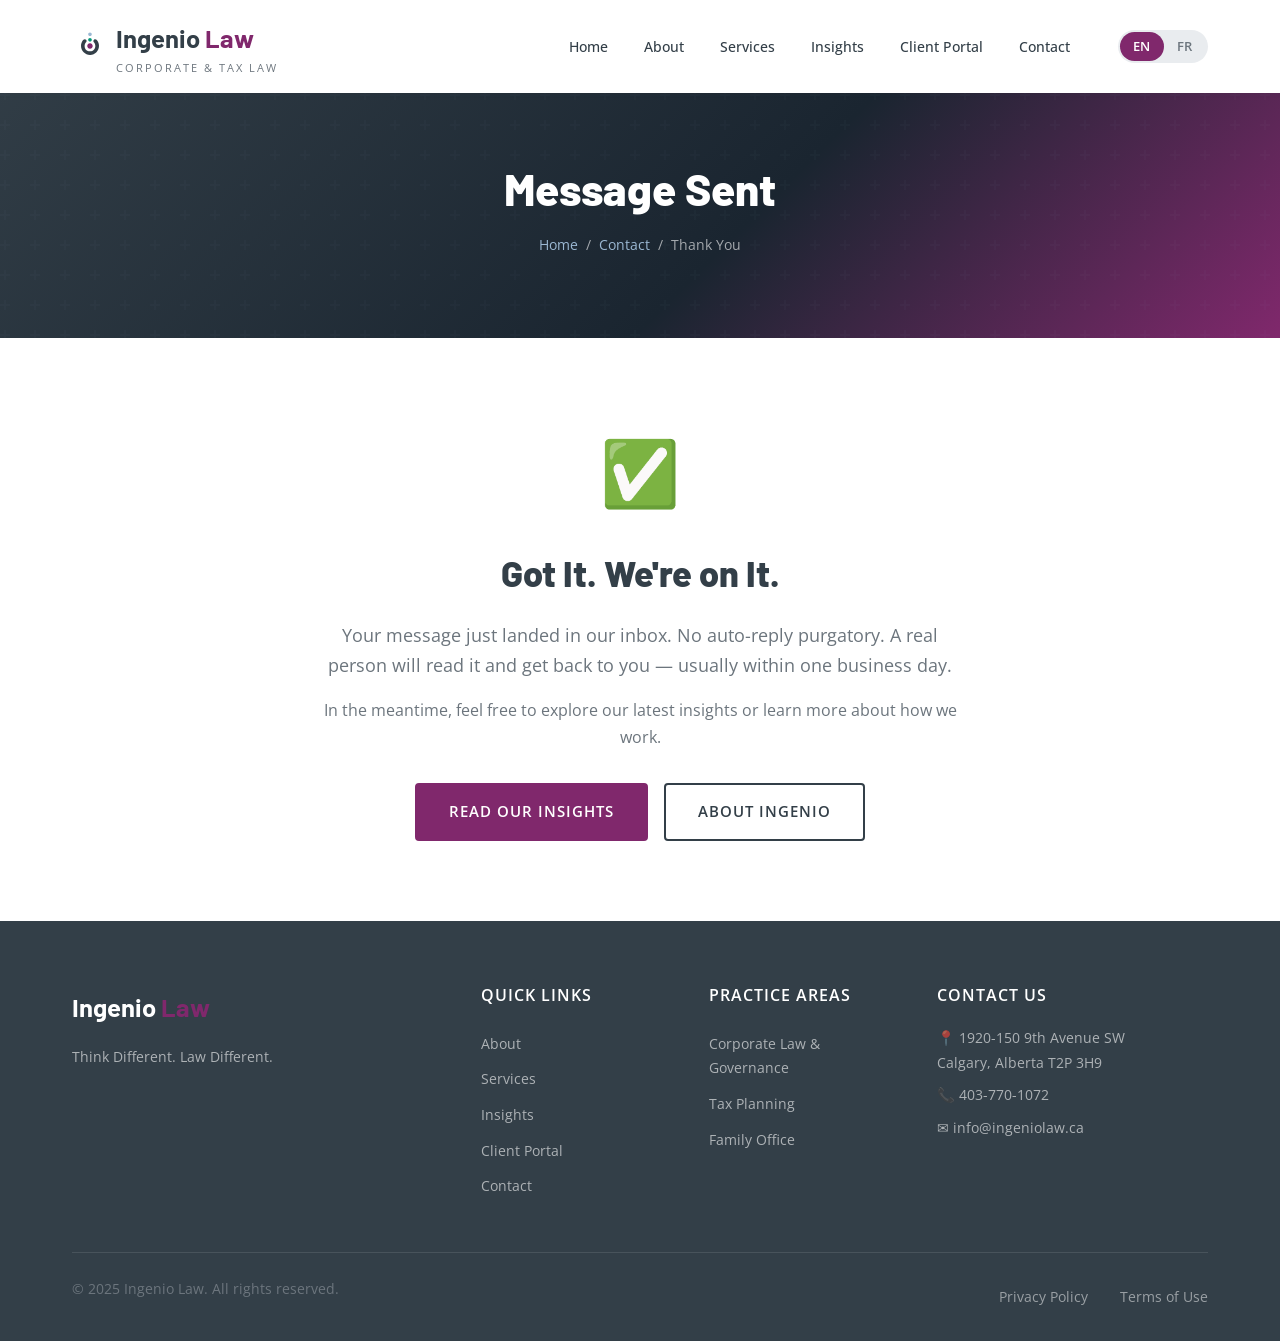
<file: contact-thank-you.html>
<!DOCTYPE html>
<html lang="en">
<head>
  <meta charset="UTF-8">
  <meta name="viewport" content="width=device-width, initial-scale=1.0">
  <meta name="description" content="Thank you for contacting Ingenio Law. We'll get back to you shortly.">
  <title>Message Sent | Ingenio Law</title>
  <link rel="preconnect" href="https://fonts.googleapis.com">
  <link rel="preconnect" href="https://fonts.gstatic.com" crossorigin>
  <link href="https://fonts.googleapis.com/css2?family=Barlow:wght@400;600;700;800&family=Noto+Serif:ital,wght@0,400;0,700;1,400&family=Open+Sans:wght@400;500;600;700&display=swap" rel="stylesheet">
  <link rel="stylesheet" href="css/styles.css">
</head>
<body>

  <!-- Header -->
  <header class="header" id="header">
    <div class="header-inner">
      <a href="index.html" class="logo">
        <img src="assets/images/Ingenio-Icon-RGB.svg" alt="Ingenio Law" class="logo-icon" width="36" height="36">
        <div>
          <span class="logo-text">Ingenio <span>Law</span></span>
          <span class="logo-tagline" data-en="Corporate & Tax Law" data-fr="Droit corporatif et fiscal">Corporate & Tax Law</span>
        </div>
      </a>

      <nav class="nav" id="nav">
        <ul class="nav-links">
          <li><a href="index.html" data-en="Home" data-fr="Accueil">Home</a></li>
          <li><a href="about.html" data-en="About" data-fr="&Agrave; propos">About</a></li>
          <li><a href="services.html" data-en="Services" data-fr="Services">Services</a></li>
          <li><a href="blog.html" data-en="Insights" data-fr="Publications">Insights</a></li>
          <li><a href="client-portal.html" data-en="Client Portal" data-fr="Portail client">Client Portal</a></li>
          <li><a href="contact.html" class="active" data-en="Contact" data-fr="Contact">Contact</a></li>
        </ul>
        <div class="lang-toggle">
          <button class="active" data-lang="en">EN</button>
          <button data-lang="fr">FR</button>
        </div>
      </nav>

      <button class="mobile-menu-btn" id="mobileMenuBtn" aria-label="Toggle menu">
        <span></span>
        <span></span>
        <span></span>
      </button>
    </div>
  </header>

  <div class="nav-overlay" id="navOverlay"></div>

  <!-- Page Banner -->
  <section class="page-banner">
    <div class="container">
      <h1 class="fade-in" data-en="Message Sent" data-fr="Message envoy&eacute;">Message Sent</h1>
      <p class="breadcrumb fade-in">
        <a href="index.html" data-en="Home" data-fr="Accueil">Home</a> &nbsp;/&nbsp;
        <a href="contact.html" data-en="Contact" data-fr="Contact">Contact</a> &nbsp;/&nbsp;
        <span data-en="Thank You" data-fr="Merci">Thank You</span>
      </p>
    </div>
  </section>

  <!-- Thank You Section -->
  <section class="section">
    <div class="container">
      <div class="thank-you-content fade-in" style="max-width: 650px; margin: 0 auto; text-align: center;">
        <div style="font-size: 4rem; margin-bottom: 1.5rem;">&#9989;</div>
        <h2 data-en="Got It. We're on It." data-fr="Bien re&ccedil;u. On s'en occupe.">Got It. We're on It.</h2>
        <p style="font-size: 1.1rem; margin-top: 1.5rem;" data-en="Your message just landed in our inbox. No auto-reply purgatory. A real person will read it and get back to you &mdash; usually within one business day." data-fr="Votre message vient d'atterrir dans notre bo&icirc;te de r&eacute;ception. Pas de purgatoire de r&eacute;ponse automatique. Une vraie personne va le lire et vous r&eacute;pondre &mdash; habituellement dans un jour ouvrable.">Your message just landed in our inbox. No auto-reply purgatory. A real person will read it and get back to you &mdash; usually within one business day.</p>
        <p data-en="In the meantime, feel free to explore our latest insights or learn more about how we work." data-fr="En attendant, n'h&eacute;sitez pas &agrave; explorer nos derni&egrave;res publications ou &agrave; en apprendre plus sur notre fa&ccedil;on de travailler.">In the meantime, feel free to explore our latest insights or learn more about how we work.</p>
        <div style="display: flex; gap: 1rem; justify-content: center; flex-wrap: wrap; margin-top: 2rem;">
          <a href="blog.html" class="btn btn-primary" data-en="Read Our Insights" data-fr="Lire nos publications">Read Our Insights</a>
          <a href="about.html" class="btn btn-outline-dark" data-en="About Ingenio" data-fr="&Agrave; propos d'Ingenio">About Ingenio</a>
        </div>
      </div>
    </div>
  </section>

  <!-- Footer -->
  <footer class="footer">
    <div class="container">
      <div class="footer-grid">
        <div class="footer-about">
          <span class="logo-text">Ingenio <span>Law</span></span>
          <p data-en="Think Different. Law Different." data-fr="Penser diff&eacute;remment. Pratiquer diff&eacute;remment.">Think Different. Law Different.</p>
        </div>
        <div class="footer-links">
          <h4 data-en="Quick Links" data-fr="Liens rapides">Quick Links</h4>
          <ul>
            <li><a href="about.html" data-en="About" data-fr="&Agrave; propos">About</a></li>
            <li><a href="services.html" data-en="Services" data-fr="Services">Services</a></li>
            <li><a href="blog.html" data-en="Insights" data-fr="Publications">Insights</a></li>
            <li><a href="client-portal.html" data-en="Client Portal" data-fr="Portail client">Client Portal</a></li>
            <li><a href="contact.html" data-en="Contact" data-fr="Contact">Contact</a></li>
          </ul>
        </div>
        <div class="footer-links">
          <h4 data-en="Practice Areas" data-fr="Domaines de pratique">Practice Areas</h4>
          <ul>
            <li><a href="services.html" data-en="Corporate Law &amp; Governance" data-fr="Droit corporatif et gouvernance">Corporate Law &amp; Governance</a></li>
            <li><a href="services.html" data-en="Tax Planning" data-fr="Planification fiscale">Tax Planning</a></li>
            <li><a href="services.html" data-en="Family Office" data-fr="Bureau familial">Family Office</a></li>
          </ul>
        </div>
        <div class="footer-contact">
          <h4 data-en="Contact Us" data-fr="Nous joindre">Contact Us</h4>
          <p>&#128205; 1920-150 9th Avenue SW<br>Calgary, Alberta T2P 3H9</p>
          <p>&#128222; 403-770-1072</p>
          <p>&#9993; info@ingeniolaw.ca</p>
        </div>
      </div>
      <div class="footer-bottom">
        <p>&copy; 2025 Ingenio Law. <span data-en="All rights reserved." data-fr="Tous droits r&eacute;serv&eacute;s.">All rights reserved.</span></p>
        <div class="footer-legal">
          <a href="#" data-en="Privacy Policy" data-fr="Politique de confidentialit&eacute;">Privacy Policy</a>
          <a href="#" data-en="Terms of Use" data-fr="Conditions d'utilisation">Terms of Use</a>
        </div>
      </div>
    </div>
  </footer>

  <script src="js/main.js"></script>
</body>
</html>
</file>
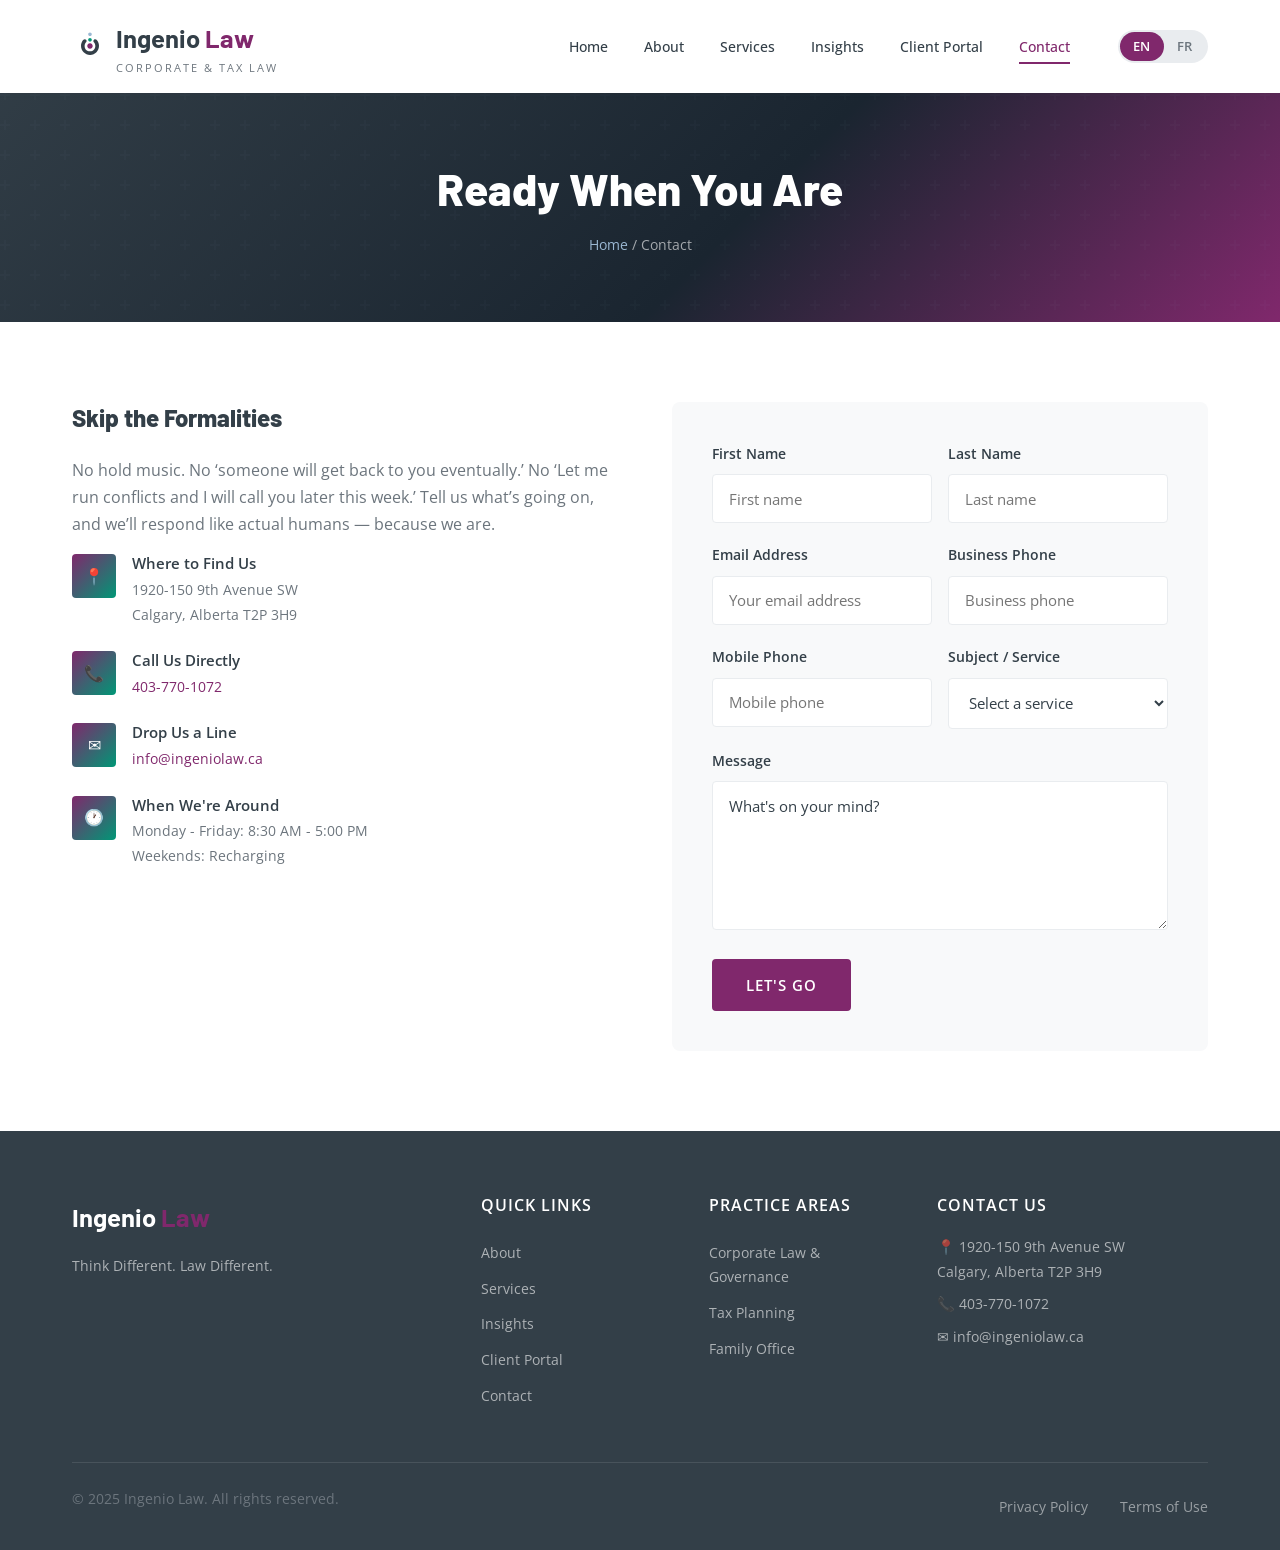
<file: contact.html>
<!DOCTYPE html>
<html lang="en">
<head>
  <meta charset="UTF-8">
  <meta name="viewport" content="width=device-width, initial-scale=1.0">
  <meta name="description" content="Contact Ingenio Law - Corporate and Tax Boutique Law Firm in Calgary, Alberta. Get in touch with our team.">
  <title>Contact Us | Ingenio Law</title>
  <link rel="preconnect" href="https://fonts.googleapis.com">
  <link rel="preconnect" href="https://fonts.gstatic.com" crossorigin>
  <link href="https://fonts.googleapis.com/css2?family=Barlow:wght@400;600;700;800&family=Noto+Serif:ital,wght@0,400;0,700;1,400&family=Open+Sans:wght@400;500;600;700&display=swap" rel="stylesheet">
  <link rel="stylesheet" href="css/styles.css">
</head>
<body>

  <!-- Header -->
  <header class="header" id="header">
    <div class="header-inner">
      <a href="index.html" class="logo">
        <img src="assets/images/Ingenio-Icon-RGB.svg" alt="Ingenio Law" class="logo-icon" width="36" height="36">
        <div>
          <span class="logo-text">Ingenio <span>Law</span></span>
          <span class="logo-tagline" data-en="Corporate & Tax Law" data-fr="Droit corporatif et fiscal">Corporate & Tax Law</span>
        </div>
      </a>

      <nav class="nav" id="nav">
        <ul class="nav-links">
          <li><a href="index.html" data-en="Home" data-fr="Accueil">Home</a></li>
          <li><a href="about.html" data-en="About" data-fr="&Agrave; propos">About</a></li>
          <li><a href="services.html" data-en="Services" data-fr="Services">Services</a></li>
          <li><a href="blog.html" data-en="Insights" data-fr="Publications">Insights</a></li>
          <li><a href="client-portal.html" data-en="Client Portal" data-fr="Portail client">Client Portal</a></li>
          <li><a href="contact.html" class="active" data-en="Contact" data-fr="Contact">Contact</a></li>
        </ul>
        <div class="lang-toggle">
          <button class="active" data-lang="en">EN</button>
          <button data-lang="fr">FR</button>
        </div>
      </nav>

      <button class="mobile-menu-btn" id="mobileMenuBtn" aria-label="Toggle menu">
        <span></span>
        <span></span>
        <span></span>
      </button>
    </div>
  </header>

  <div class="nav-overlay" id="navOverlay"></div>

  <!-- Page Banner -->
  <section class="page-banner">
    <div class="container">
      <h1 data-en="Ready When You Are" data-fr="On est l&agrave;, vous aussi?">Ready When You Are</h1>
      <div class="breadcrumb">
        <a href="index.html" data-en="Home" data-fr="Accueil">Home</a>
        <span>/</span>
        <span data-en="Contact" data-fr="Contact">Contact</span>
      </div>
    </div>
  </section>

  <!-- Contact Section -->
  <section class="section">
    <div class="container">
      <div class="contact-grid">

        <!-- Contact Info -->
        <div class="contact-info fade-in">
          <h3 data-en="Skip the Formalities" data-fr="Allons droit au but">Skip the Formalities</h3>
          <p data-en="No hold music. No &lsquo;someone will get back to you eventually.&rsquo; No &lsquo;Let me run conflicts and I will call you later this week.&rsquo; Tell us what&rsquo;s going on, and we&rsquo;ll respond like actual humans &mdash; because we are." data-fr="Pas de musique d&rsquo;attente. Pas de &laquo; quelqu&rsquo;un vous rappellera un jour &raquo;. Pas de &laquo; laissez-moi v&eacute;rifier les conflits et je vous rappelle plus tard cette semaine &raquo;. Dites-nous ce qui se passe, et on vous r&eacute;pond comme de vraies personnes &mdash; parce que c&rsquo;est ce qu&rsquo;on est.">No hold music. No &lsquo;someone will get back to you eventually.&rsquo; No &lsquo;Let me run conflicts and I will call you later this week.&rsquo; Tell us what&rsquo;s going on, and we&rsquo;ll respond like actual humans &mdash; because we are.</p>

          <div class="contact-detail">
            <div class="contact-detail-icon">&#128205;</div>
            <div>
              <h4 data-en="Where to Find Us" data-fr="O&ugrave; nous trouver">Where to Find Us</h4>
              <p>1920-150 9th Avenue SW<br>Calgary, Alberta T2P 3H9</p>
            </div>
          </div>

          <div class="contact-detail">
            <div class="contact-detail-icon">&#128222;</div>
            <div>
              <h4 data-en="Call Us Directly" data-fr="Appelez-nous directement">Call Us Directly</h4>
              <p><a href="tel:4037701072">403-770-1072</a></p>
            </div>
          </div>

          <div class="contact-detail">
            <div class="contact-detail-icon">&#9993;</div>
            <div>
              <h4 data-en="Drop Us a Line" data-fr="&Eacute;crivez-nous">Drop Us a Line</h4>
              <p><a href="mailto:info@ingeniolaw.ca">info@ingeniolaw.ca</a></p>
            </div>
          </div>

          <div class="contact-detail">
            <div class="contact-detail-icon">&#128336;</div>
            <div>
              <h4 data-en="When We're Around" data-fr="Quand on est l&agrave;">When We're Around</h4>
              <p data-en="Monday - Friday: 8:30 AM - 5:00 PM" data-fr="Lundi - Vendredi : 8 h 30 - 17 h 00">Monday - Friday: 8:30 AM - 5:00 PM</p>
              <p data-en="Weekends: Recharging" data-fr="Fins de semaine : En mode recharge">Weekends: Recharging</p>
            </div>
          </div>
        </div>

        <!-- Contact Form -->
        <div class="contact-form fade-in">
          <!-- Formspree: Replace YOUR_FORM_ID with your Formspree form ID -->
          <form id="contactForm" action="https://formspree.io/f/xvzbrrdy" method="POST">
            <!-- Formspree: redirect back to a thank-you page after submission -->
            <input type="hidden" name="_next" value="contact-thank-you.html">
            <!-- Formspree: set the email subject line -->
            <input type="hidden" name="_subject" value="New Contact Form Submission - Ingenio Law">
            <!-- Formspree: honeypot spam protection -->
            <input type="text" name="_gotcha" style="display:none">

            <div class="form-row">
              <div class="form-group">
                <label for="first_name" data-en="First Name" data-fr="Pr&eacute;nom">First Name</label>
                <input type="text" id="first_name" name="first_name" required data-en-placeholder="First name" data-fr-placeholder="Pr&eacute;nom" placeholder="First name">
              </div>
              <div class="form-group">
                <label for="last_name" data-en="Last Name" data-fr="Nom de famille">Last Name</label>
                <input type="text" id="last_name" name="last_name" required data-en-placeholder="Last name" data-fr-placeholder="Nom de famille" placeholder="Last name">
              </div>
            </div>
            <div class="form-row">
              <div class="form-group">
                <label for="email" data-en="Email Address" data-fr="Adresse courriel">Email Address</label>
                <input type="email" id="email" name="email" required data-en-placeholder="Your email address" data-fr-placeholder="Votre adresse courriel" placeholder="Your email address">
              </div>
              <div class="form-group">
                <label for="business_phone" data-en="Business Phone" data-fr="T&eacute;l&eacute;phone d'affaires">Business Phone</label>
                <input type="tel" id="business_phone" name="business_phone" data-en-placeholder="Business phone" data-fr-placeholder="T&eacute;l&eacute;phone d'affaires" placeholder="Business phone">
              </div>
            </div>
            <div class="form-row">
              <div class="form-group">
                <label for="mobile_phone" data-en="Mobile Phone" data-fr="T&eacute;l&eacute;phone mobile">Mobile Phone</label>
                <input type="tel" id="mobile_phone" name="mobile_phone" data-en-placeholder="Mobile phone" data-fr-placeholder="T&eacute;l&eacute;phone mobile" placeholder="Mobile phone">
              </div>
              <div class="form-group">
                <label for="subject" data-en="Subject / Service" data-fr="Sujet / Service">Subject / Service</label>
                <select id="subject" name="subject" required>
                  <option value="" data-en="Select a service" data-fr="S&eacute;lectionnez un service">Select a service</option>
                  <option value="Corporate Law & Governance" data-en="Corporate Law &amp; Governance" data-fr="Droit corporatif et gouvernance">Corporate Law &amp; Governance</option>
                  <option value="Tax Planning" data-en="Tax Planning" data-fr="Planification fiscale">Tax Planning</option>
                  <option value="Family Office" data-en="Family Office" data-fr="Bureau familial">Family Office</option>
                  <option value="Other" data-en="Other" data-fr="Autre">Other</option>
                </select>
              </div>
            </div>

            <div class="form-group">
              <label for="message" data-en="Message" data-fr="Message">Message</label>
              <textarea id="message" name="message" rows="6" required data-en="What's on your mind?" data-fr="Qu'est-ce qui vous pr&eacute;occupe?" placeholder="What's on your mind?"></textarea>
            </div>

            <button type="submit" class="btn btn-primary" data-en="Let's Go" data-fr="C'est parti">Let's Go</button>
          </form>
        </div>

      </div>
    </div>
  </section>


  <!-- Footer -->
  <footer class="footer">
    <div class="container">
      <div class="footer-grid">
        <div class="footer-about">
          <span class="logo-text">Ingenio <span>Law</span></span>
          <p data-en="Think Different. Law Different." data-fr="Penser diff&eacute;remment. Pratiquer diff&eacute;remment.">Think Different. Law Different.</p>
        </div>
        <div class="footer-links">
          <h4 data-en="Quick Links" data-fr="Liens rapides">Quick Links</h4>
          <ul>
            <li><a href="about.html" data-en="About" data-fr="&Agrave; propos">About</a></li>
            <li><a href="services.html" data-en="Services" data-fr="Services">Services</a></li>
            <li><a href="blog.html" data-en="Insights" data-fr="Publications">Insights</a></li>
            <li><a href="client-portal.html" data-en="Client Portal" data-fr="Portail client">Client Portal</a></li>
            <li><a href="contact.html" data-en="Contact" data-fr="Contact">Contact</a></li>
          </ul>
        </div>
        <div class="footer-links">
          <h4 data-en="Practice Areas" data-fr="Domaines de pratique">Practice Areas</h4>
          <ul>
            <li><a href="services.html" data-en="Corporate Law &amp; Governance" data-fr="Droit corporatif et gouvernance">Corporate Law &amp; Governance</a></li>
            <li><a href="services.html" data-en="Tax Planning" data-fr="Planification fiscale">Tax Planning</a></li>
            <li><a href="services.html" data-en="Family Office" data-fr="Bureau familial">Family Office</a></li>
          </ul>
        </div>
        <div class="footer-contact">
          <h4 data-en="Contact Us" data-fr="Nous joindre">Contact Us</h4>
          <p>&#128205; 1920-150 9th Avenue SW<br>Calgary, Alberta T2P 3H9</p>
          <p>&#128222; 403-770-1072</p>
          <p>&#9993; info@ingeniolaw.ca</p>
        </div>
      </div>
      <div class="footer-bottom">
        <p>&copy; 2025 Ingenio Law. <span data-en="All rights reserved." data-fr="Tous droits r&eacute;serv&eacute;s.">All rights reserved.</span></p>
        <div class="footer-legal">
          <a href="#" data-en="Privacy Policy" data-fr="Politique de confidentialit&eacute;">Privacy Policy</a>
          <a href="#" data-en="Terms of Use" data-fr="Conditions d'utilisation">Terms of Use</a>
        </div>
      </div>
    </div>
  </footer>

  <script src="js/main.js"></script>
</body>
</html>
</file>
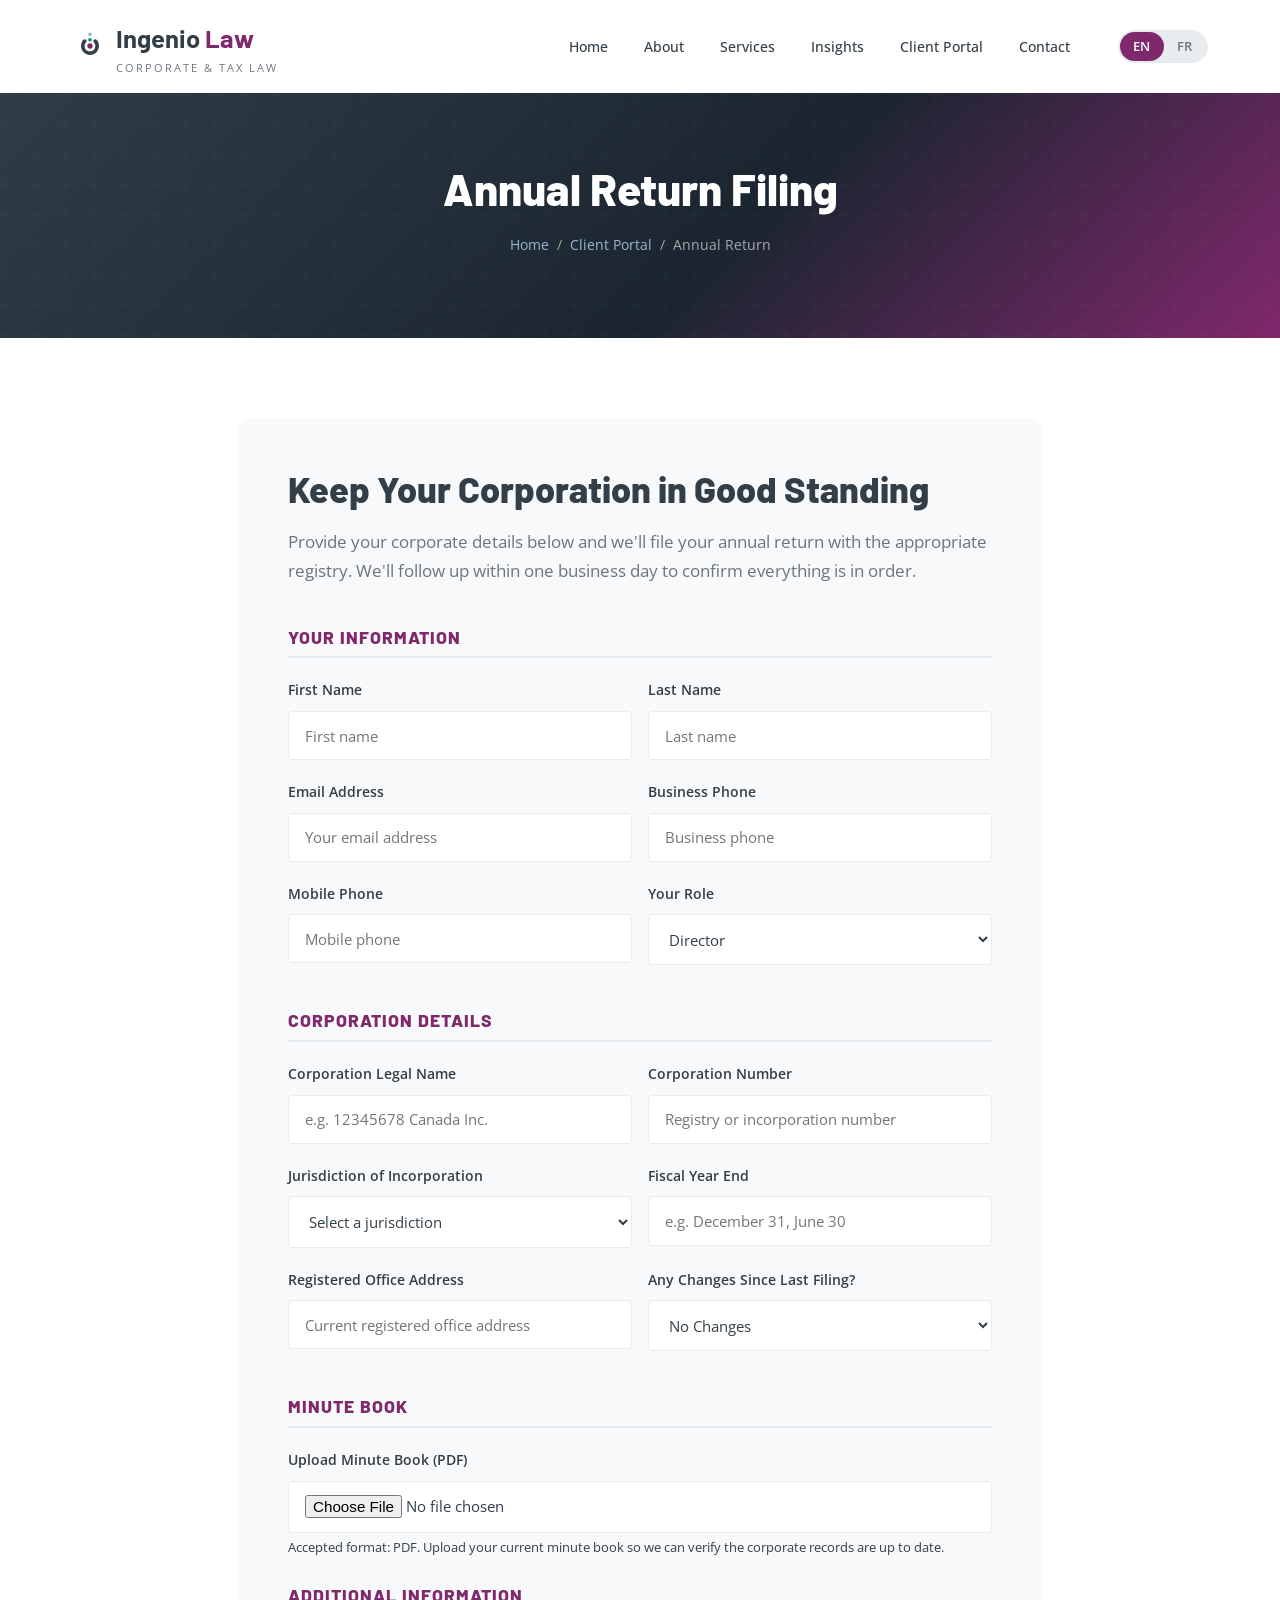
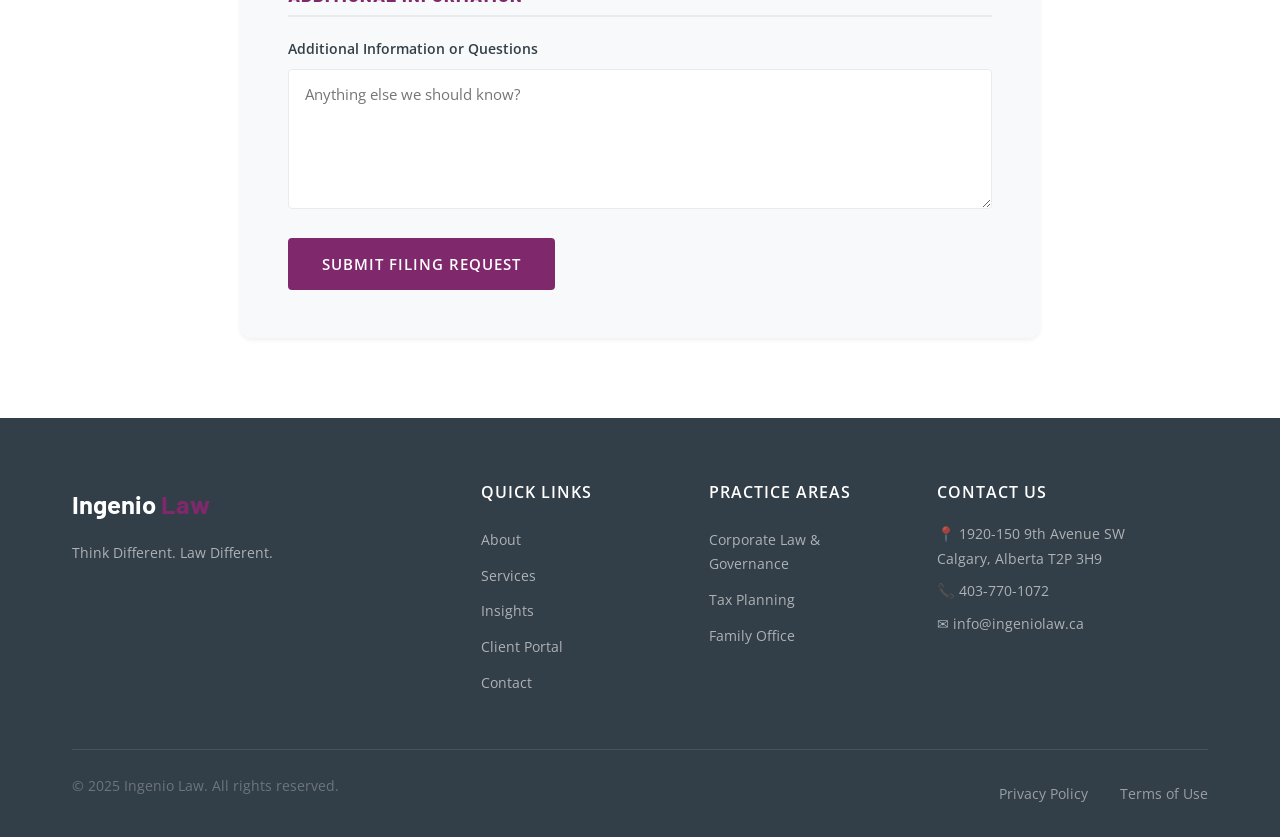
<file: form-annual-return.html>
<!DOCTYPE html>
<html lang="en">
<head>
  <meta charset="UTF-8">
  <meta name="viewport" content="width=device-width, initial-scale=1.0">
  <meta name="description" content="Ingenio Law - Annual Return Filing Request. Submit your corporate details and we'll file your annual return on time.">
  <title>Annual Return Filing | Ingenio Law</title>
  <link rel="preconnect" href="https://fonts.googleapis.com">
  <link rel="preconnect" href="https://fonts.gstatic.com" crossorigin>
  <link href="https://fonts.googleapis.com/css2?family=Barlow:wght@400;600;700;800&family=Noto+Serif:ital,wght@0,400;0,700;1,400&family=Open+Sans:wght@400;500;600;700&display=swap" rel="stylesheet">
  <link rel="stylesheet" href="css/styles.css">
</head>
<body>

  <!-- Header -->
  <header class="header" id="header">
    <div class="header-inner">
      <a href="index.html" class="logo">
        <img src="assets/images/Ingenio-Icon-RGB.svg" alt="Ingenio Law" class="logo-icon" width="36" height="36">
        <div>
          <span class="logo-text">Ingenio <span>Law</span></span>
          <span class="logo-tagline" data-en="Corporate & Tax Law" data-fr="Droit corporatif et fiscal">Corporate & Tax Law</span>
        </div>
      </a>

      <nav class="nav" id="nav">
        <ul class="nav-links">
          <li><a href="index.html" data-en="Home" data-fr="Accueil">Home</a></li>
          <li><a href="about.html" data-en="About" data-fr="&Agrave; propos">About</a></li>
          <li><a href="services.html" data-en="Services" data-fr="Services">Services</a></li>
          <li><a href="blog.html" data-en="Insights" data-fr="Publications">Insights</a></li>
          <li><a href="client-portal.html" class="active" data-en="Client Portal" data-fr="Portail client">Client Portal</a></li>
          <li><a href="contact.html" data-en="Contact" data-fr="Contact">Contact</a></li>
        </ul>
        <div class="lang-toggle">
          <button class="active" data-lang="en">EN</button>
          <button data-lang="fr">FR</button>
        </div>
      </nav>

      <button class="mobile-menu-btn" id="mobileMenuBtn" aria-label="Toggle menu">
        <span></span>
        <span></span>
        <span></span>
      </button>
    </div>
  </header>

  <div class="nav-overlay" id="navOverlay"></div>

  <!-- Page Banner -->
  <section class="page-banner">
    <div class="container">
      <h1 class="fade-in" data-en="Annual Return Filing" data-fr="D&eacute;claration annuelle">Annual Return Filing</h1>
      <p class="breadcrumb fade-in">
        <a href="index.html" data-en="Home" data-fr="Accueil">Home</a> &nbsp;/&nbsp;
        <a href="client-portal.html" data-en="Client Portal" data-fr="Portail client">Client Portal</a> &nbsp;/&nbsp;
        <span data-en="Annual Return" data-fr="D&eacute;claration annuelle">Annual Return</span>
      </p>
    </div>
  </section>

  <!-- Form Section -->
  <section class="section">
    <div class="container">
      <div class="portal-form-wrapper fade-in">
        <div class="portal-form-intro">
          <h2 data-en="Keep Your Corporation in Good Standing" data-fr="Gardez votre soci&eacute;t&eacute; en r&egrave;gle">Keep Your Corporation in Good Standing</h2>
          <p data-en="Provide your corporate details below and we'll file your annual return with the appropriate registry. We'll follow up within one business day to confirm everything is in order." data-fr="Fournissez vos d&eacute;tails corporatifs ci-dessous et nous d&eacute;poserons votre d&eacute;claration annuelle aupr&egrave;s du registre appropri&eacute;. Nous ferons un suivi dans un jour ouvrable pour confirmer que tout est en ordre.">Provide your corporate details below and we'll file your annual return with the appropriate registry. We'll follow up within one business day to confirm everything is in order.</p>
        </div>

        <form id="contactForm" action="https://formspree.io/f/xvzbrrdy" method="POST">
          <input type="hidden" name="_next" value="contact-thank-you.html">
          <input type="hidden" name="_subject" value="New Annual Return Filing Request - Ingenio Law">
          <input type="hidden" name="_gotcha" style="display:none">
          <input type="hidden" name="form_type" value="Annual Return Filing">

          <h3 class="form-section-title" data-en="Your Information" data-fr="Vos informations">Your Information</h3>

          <div class="form-row">
            <div class="form-group">
              <label for="first_name" data-en="First Name" data-fr="Pr&eacute;nom">First Name</label>
              <input type="text" id="first_name" name="first_name" required data-en-placeholder="First name" data-fr-placeholder="Pr&eacute;nom" placeholder="First name">
            </div>
            <div class="form-group">
              <label for="last_name" data-en="Last Name" data-fr="Nom de famille">Last Name</label>
              <input type="text" id="last_name" name="last_name" required data-en-placeholder="Last name" data-fr-placeholder="Nom de famille" placeholder="Last name">
            </div>
          </div>
          <div class="form-row">
            <div class="form-group">
              <label for="email" data-en="Email Address" data-fr="Adresse courriel">Email Address</label>
              <input type="email" id="email" name="email" required data-en-placeholder="Your email address" data-fr-placeholder="Votre adresse courriel" placeholder="Your email address">
            </div>
            <div class="form-group">
              <label for="business_phone" data-en="Business Phone" data-fr="T&eacute;l&eacute;phone d'affaires">Business Phone</label>
              <input type="tel" id="business_phone" name="business_phone" data-en-placeholder="Business phone" data-fr-placeholder="T&eacute;l&eacute;phone d'affaires" placeholder="Business phone">
            </div>
          </div>
          <div class="form-row">
            <div class="form-group">
              <label for="mobile_phone" data-en="Mobile Phone" data-fr="T&eacute;l&eacute;phone mobile">Mobile Phone</label>
              <input type="tel" id="mobile_phone" name="mobile_phone" data-en-placeholder="Mobile phone" data-fr-placeholder="T&eacute;l&eacute;phone mobile" placeholder="Mobile phone">
            </div>
            <div class="form-group">
              <label for="role" data-en="Your Role" data-fr="Votre r&ocirc;le">Your Role</label>
              <select id="role" name="role">
                <option value="Director" data-en="Director" data-fr="Administrateur">Director</option>
                <option value="Officer" data-en="Officer" data-fr="Dirigeant">Officer</option>
                <option value="Shareholder" data-en="Shareholder" data-fr="Actionnaire">Shareholder</option>
                <option value="Accountant" data-en="Accountant" data-fr="Comptable">Accountant</option>
                <option value="Other" data-en="Other" data-fr="Autre">Other</option>
              </select>
            </div>
          </div>

          <h3 class="form-section-title" data-en="Corporation Details" data-fr="D&eacute;tails de la soci&eacute;t&eacute;">Corporation Details</h3>

          <div class="form-row">
            <div class="form-group">
              <label for="corp_name" data-en="Corporation Legal Name" data-fr="D&eacute;nomination sociale">Corporation Legal Name</label>
              <input type="text" id="corp_name" name="corporation_name" required placeholder="e.g. 12345678 Canada Inc.">
            </div>
            <div class="form-group">
              <label for="corp_number" data-en="Corporation Number" data-fr="Num&eacute;ro de la soci&eacute;t&eacute;">Corporation Number</label>
              <input type="text" id="corp_number" name="corporation_number" placeholder="Registry or incorporation number">
            </div>
          </div>

          <div class="form-row">
            <div class="form-group">
              <label for="jurisdiction" data-en="Jurisdiction of Incorporation" data-fr="Juridiction de constitution">Jurisdiction of Incorporation</label>
              <select id="jurisdiction" name="jurisdiction" required>
                <option value="" data-en="Select a jurisdiction" data-fr="S&eacute;lectionnez une juridiction">Select a jurisdiction</option>
                <option value="Federal (CBCA)" data-en="Federal (CBCA)" data-fr="F&eacute;d&eacute;ral (LCSA)">Federal (CBCA)</option>
                <option value="Alberta" data-en="Alberta" data-fr="Alberta">Alberta</option>
                <option value="Ontario" data-en="Ontario" data-fr="Ontario">Ontario</option>
                <option value="British Columbia" data-en="British Columbia" data-fr="Colombie-Britannique">British Columbia</option>
                <option value="Quebec" data-en="Quebec" data-fr="Qu&eacute;bec">Quebec</option>
                <option value="Other" data-en="Other" data-fr="Autre">Other</option>
                <option value="Not Sure" data-en="Not Sure" data-fr="Pas certain">Not Sure</option>
              </select>
            </div>
            <div class="form-group">
              <label for="fiscal_year_end" data-en="Fiscal Year End" data-fr="Fin d'exercice financier">Fiscal Year End</label>
              <input type="text" id="fiscal_year_end" name="fiscal_year_end" placeholder="e.g. December 31, June 30">
            </div>
          </div>

          <div class="form-row">
            <div class="form-group">
              <label for="registered_office" data-en="Registered Office Address" data-fr="Adresse du si&egrave;ge social">Registered Office Address</label>
              <input type="text" id="registered_office" name="registered_office_address" placeholder="Current registered office address">
            </div>
            <div class="form-group">
              <label for="changes" data-en="Any Changes Since Last Filing?" data-fr="Changements depuis le dernier d&eacute;p&ocirc;t?">Any Changes Since Last Filing?</label>
              <select id="changes" name="changes_since_last_filing">
                <option value="No Changes" data-en="No Changes" data-fr="Aucun changement">No Changes</option>
                <option value="Director Changes" data-en="Director Changes" data-fr="Changement d'administrateurs">Director Changes</option>
                <option value="Address Change" data-en="Address Change" data-fr="Changement d'adresse">Address Change</option>
                <option value="Share Structure Changes" data-en="Share Structure Changes" data-fr="Changement de structure d'actions">Share Structure Changes</option>
                <option value="Multiple Changes" data-en="Multiple Changes" data-fr="Plusieurs changements">Multiple Changes</option>
                <option value="Not Sure" data-en="Not Sure" data-fr="Pas certain">Not Sure</option>
              </select>
            </div>
          </div>

          <!-- Minute Book Upload -->
          <h3 class="form-section-title" data-en="Minute Book" data-fr="Livre de proc&egrave;s-verbaux">Minute Book</h3>

          <div class="form-group">
            <label for="minute_book" data-en="Upload Minute Book (PDF)" data-fr="T&eacute;l&eacute;verser le livre de proc&egrave;s-verbaux (PDF)">Upload Minute Book (PDF)</label>
            <input type="file" id="minute_book" name="minute_book" accept=".pdf" class="form-file-input">
            <small class="address-hint" data-en="Accepted format: PDF. Upload your current minute book so we can verify the corporate records are up to date." data-fr="Format accept&eacute;&nbsp;: PDF. T&eacute;l&eacute;versez votre livre de proc&egrave;s-verbaux actuel afin que nous puissions v&eacute;rifier que les registres corporatifs sont &agrave; jour.">Accepted format: PDF. Upload your current minute book so we can verify the corporate records are up to date.</small>
          </div>

          <h3 class="form-section-title" data-en="Additional Information" data-fr="Informations suppl&eacute;mentaires">Additional Information</h3>

          <div class="form-group">
            <label for="additional_info" data-en="Additional Information or Questions" data-fr="Informations suppl&eacute;mentaires ou questions">Additional Information or Questions</label>
            <textarea id="additional_info" name="additional_info" rows="5" placeholder="Anything else we should know?"></textarea>
          </div>

          <button type="submit" class="btn btn-primary" data-en="Submit Filing Request" data-fr="Soumettre la demande de d&eacute;p&ocirc;t">Submit Filing Request</button>
        </form>
      </div>
    </div>
  </section>

  <!-- Footer -->
  <footer class="footer">
    <div class="container">
      <div class="footer-grid">
        <div class="footer-about">
          <span class="logo-text">Ingenio <span>Law</span></span>
          <p data-en="Think Different. Law Different." data-fr="Penser diff&eacute;remment. Pratiquer diff&eacute;remment.">Think Different. Law Different.</p>
        </div>
        <div class="footer-links">
          <h4 data-en="Quick Links" data-fr="Liens rapides">Quick Links</h4>
          <ul>
            <li><a href="about.html" data-en="About" data-fr="&Agrave; propos">About</a></li>
            <li><a href="services.html" data-en="Services" data-fr="Services">Services</a></li>
            <li><a href="blog.html" data-en="Insights" data-fr="Publications">Insights</a></li>
            <li><a href="client-portal.html" data-en="Client Portal" data-fr="Portail client">Client Portal</a></li>
            <li><a href="contact.html" data-en="Contact" data-fr="Contact">Contact</a></li>
          </ul>
        </div>
        <div class="footer-links">
          <h4 data-en="Practice Areas" data-fr="Domaines de pratique">Practice Areas</h4>
          <ul>
            <li><a href="services.html" data-en="Corporate Law &amp; Governance" data-fr="Droit corporatif et gouvernance">Corporate Law &amp; Governance</a></li>
            <li><a href="services.html" data-en="Tax Planning" data-fr="Planification fiscale">Tax Planning</a></li>
            <li><a href="services.html" data-en="Family Office" data-fr="Bureau familial">Family Office</a></li>
          </ul>
        </div>
        <div class="footer-contact">
          <h4 data-en="Contact Us" data-fr="Nous joindre">Contact Us</h4>
          <p>&#128205; 1920-150 9th Avenue SW<br>Calgary, Alberta T2P 3H9</p>
          <p>&#128222; 403-770-1072</p>
          <p>&#9993; info@ingeniolaw.ca</p>
        </div>
      </div>
      <div class="footer-bottom">
        <p>&copy; 2025 Ingenio Law. <span data-en="All rights reserved." data-fr="Tous droits r&eacute;serv&eacute;s.">All rights reserved.</span></p>
        <div class="footer-legal">
          <a href="#" data-en="Privacy Policy" data-fr="Politique de confidentialit&eacute;">Privacy Policy</a>
          <a href="#" data-en="Terms of Use" data-fr="Conditions d'utilisation">Terms of Use</a>
        </div>
      </div>
    </div>
  </footer>

  <script src="js/main.js"></script>
</body>
</html>
</file>
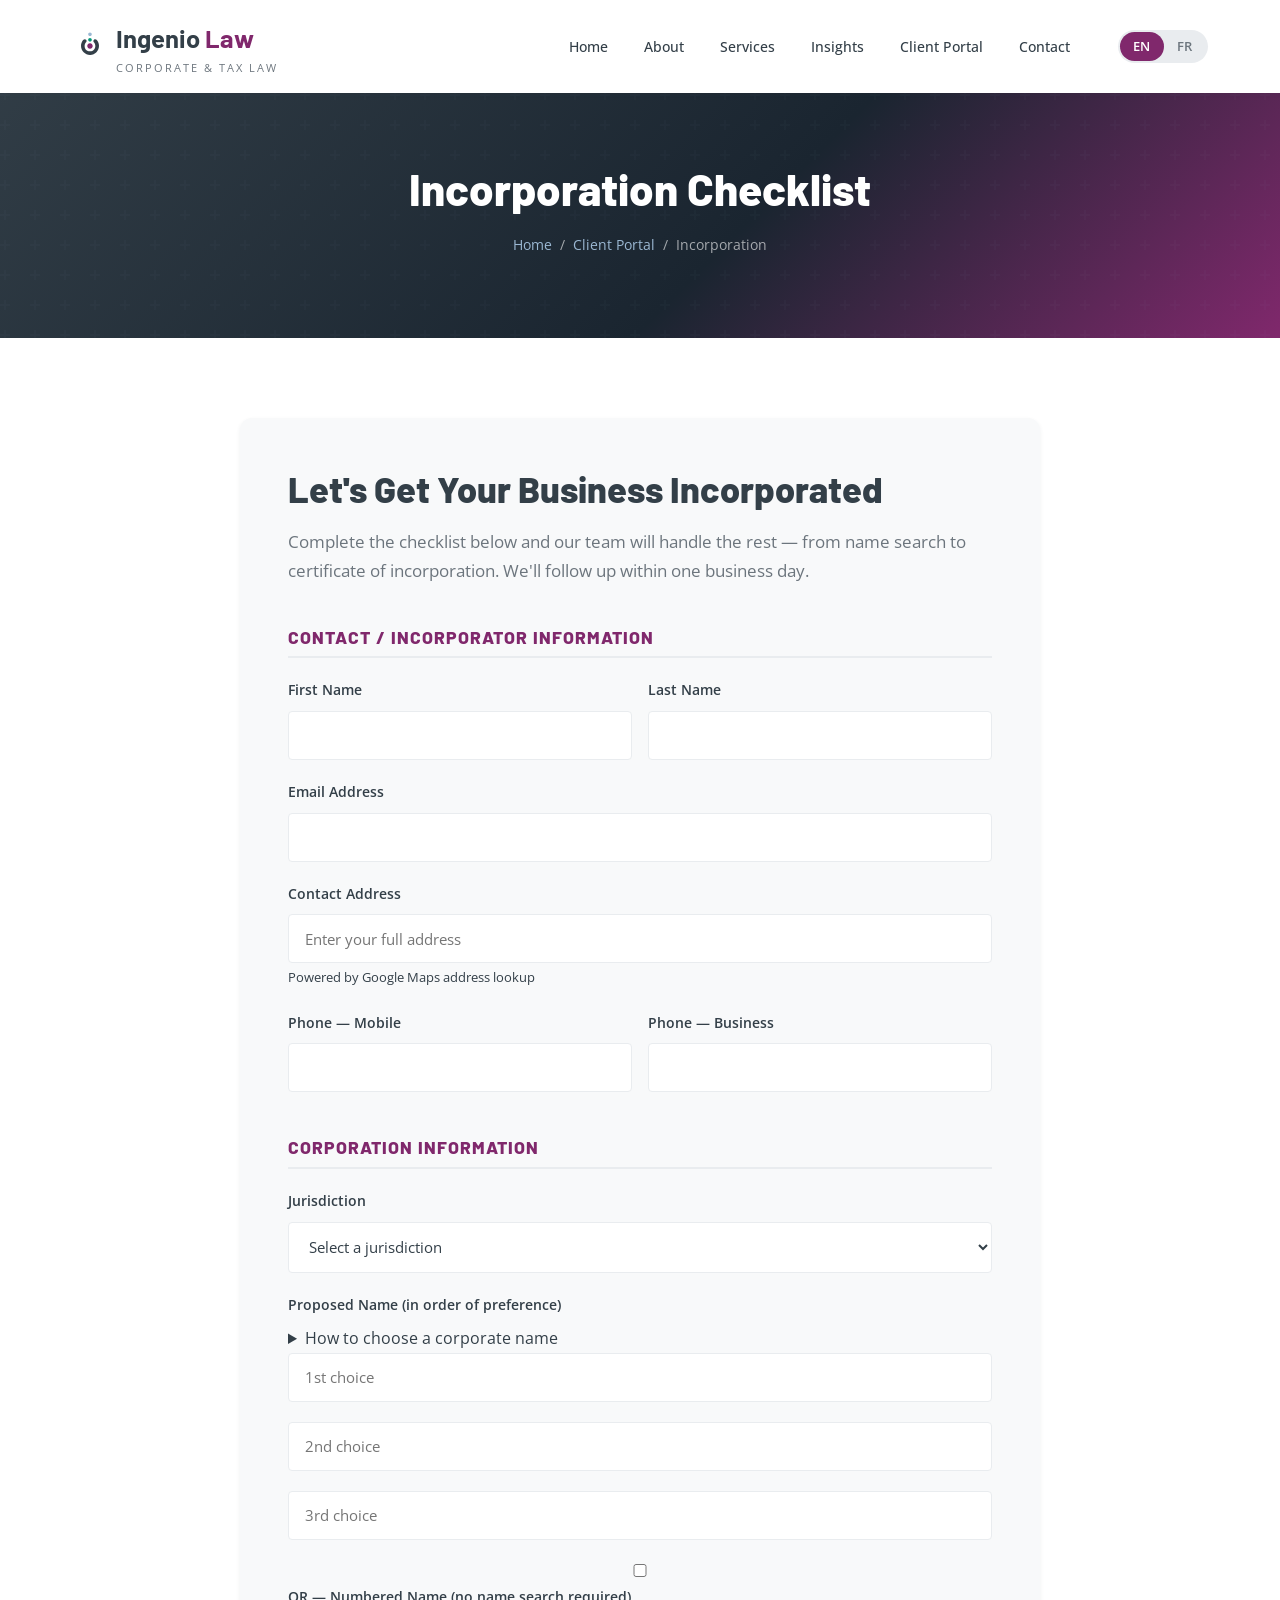
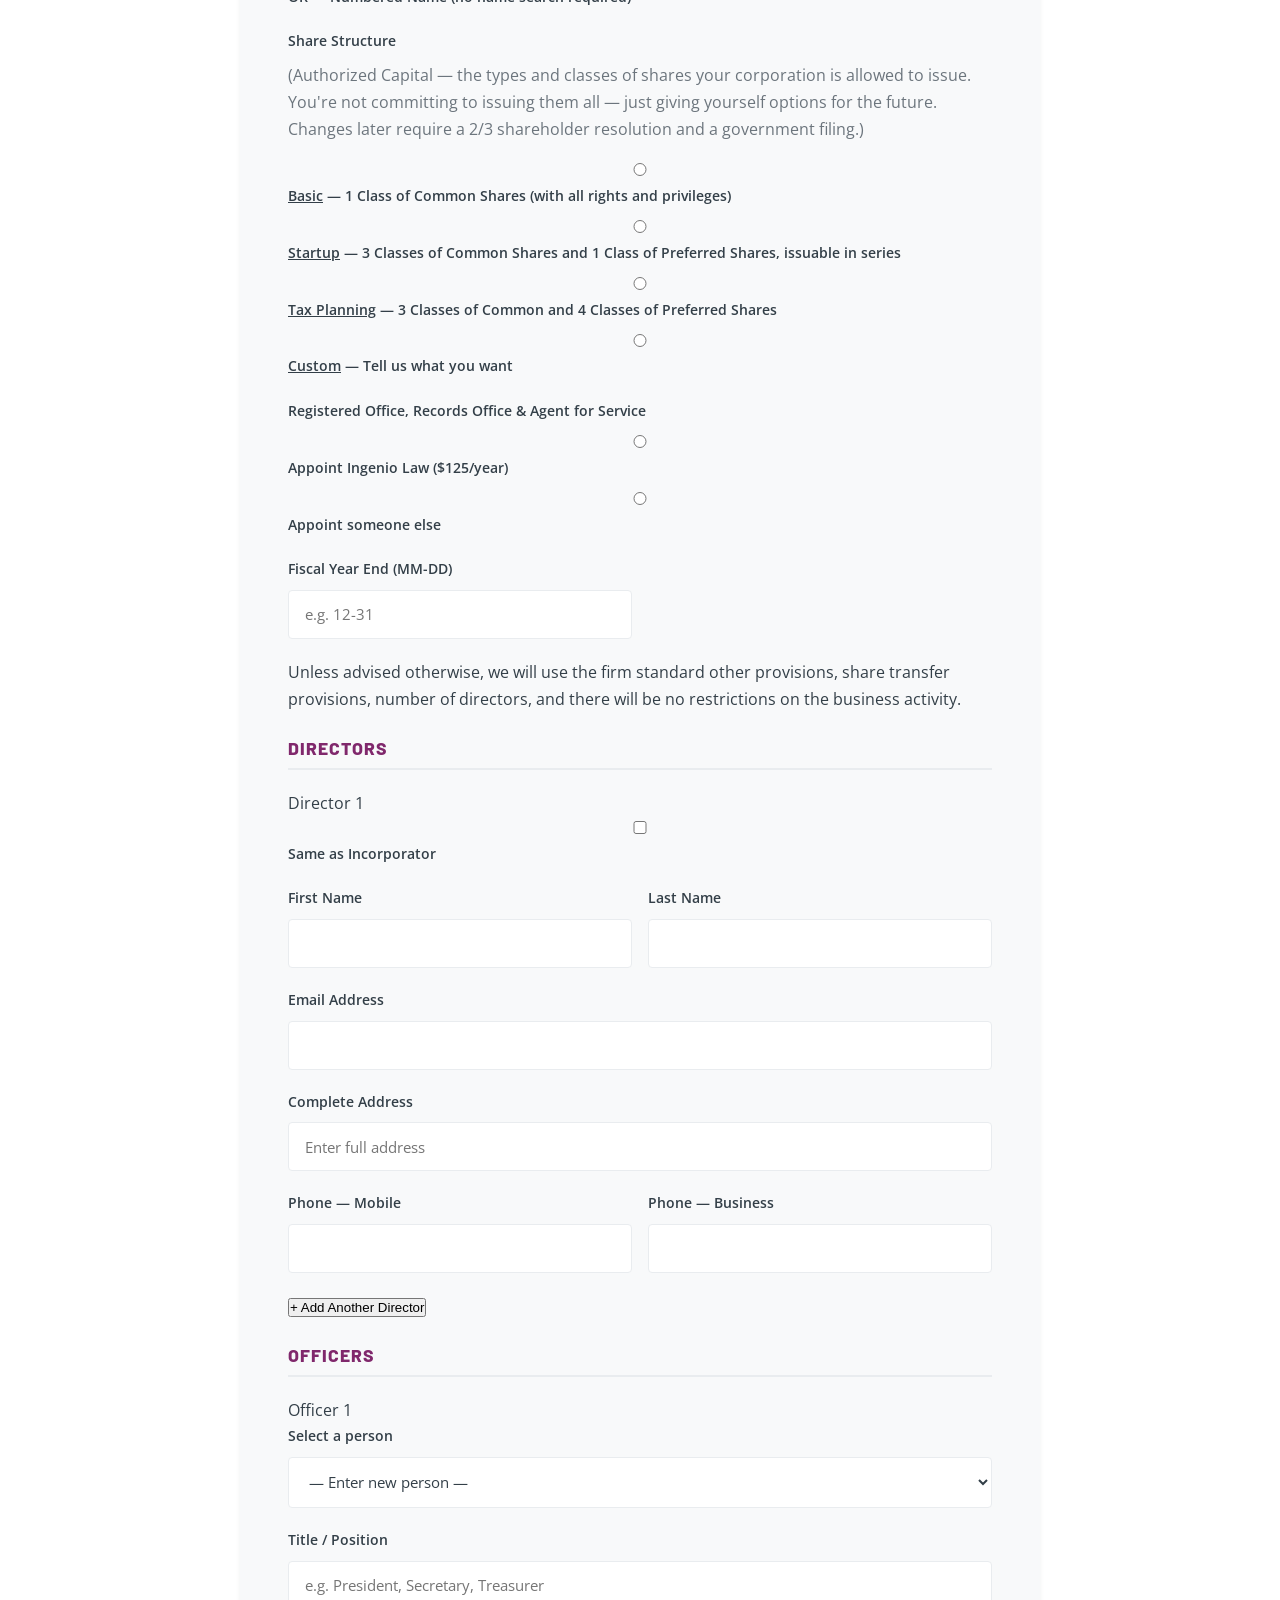
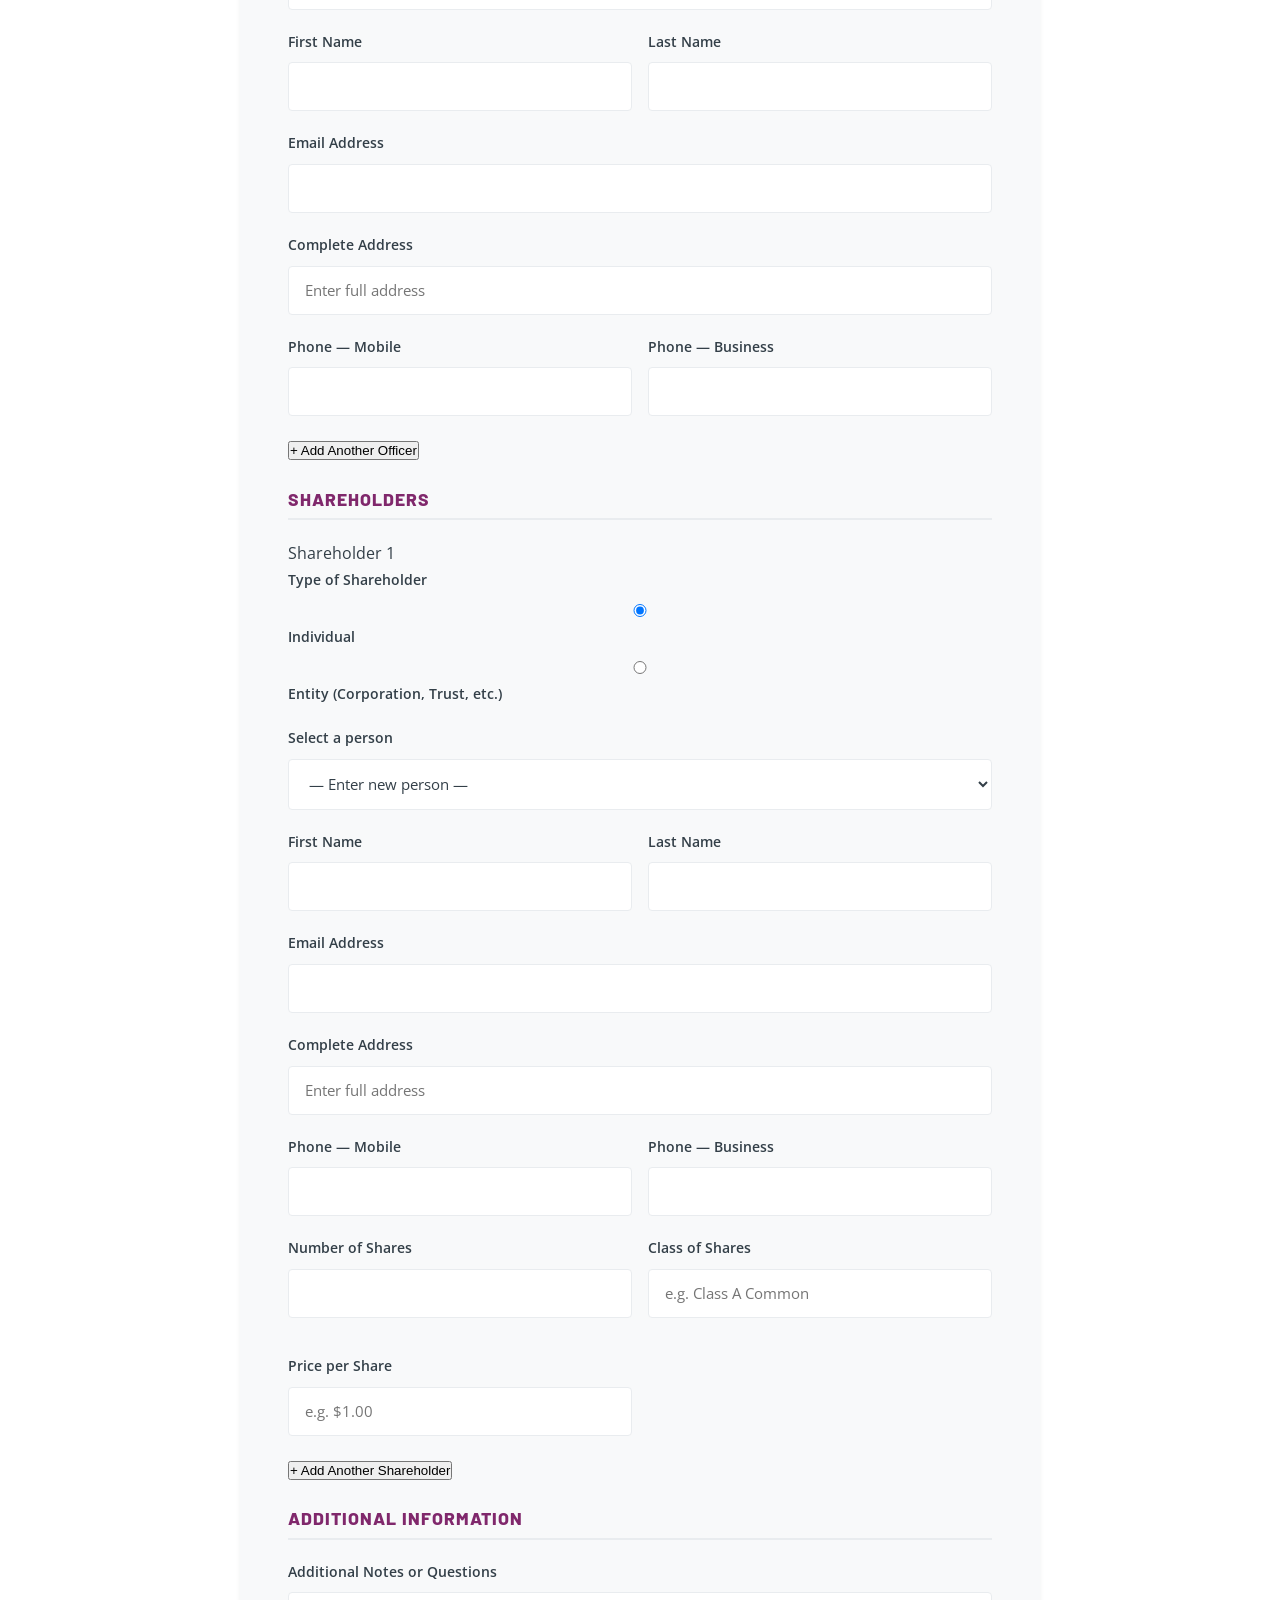
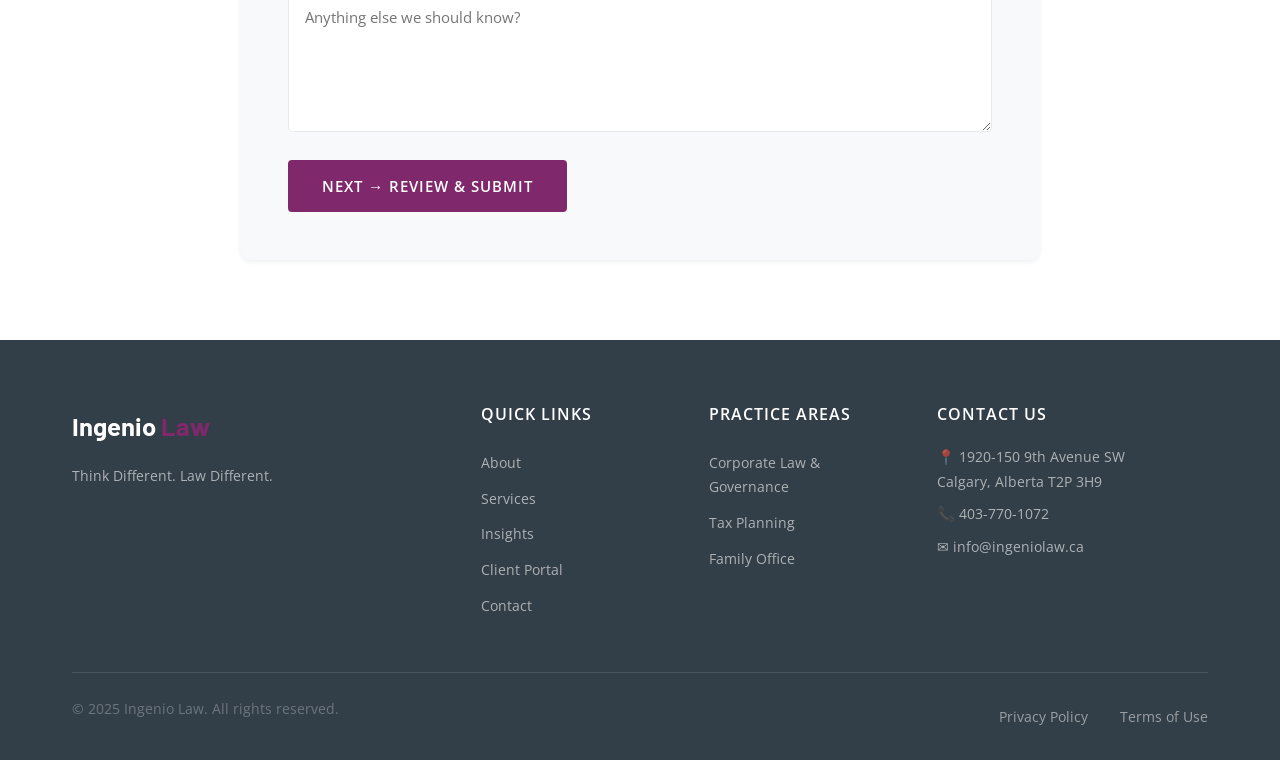
<file: form-incorporation.html>
<!DOCTYPE html>
<html lang="en">
<head>
  <meta charset="UTF-8">
  <meta name="viewport" content="width=device-width, initial-scale=1.0">
  <meta name="description" content="Ingenio Law - Incorporation Checklist. Provide your incorporation details and we'll handle the filing process.">
  <title>Incorporation Checklist | Ingenio Law</title>
  <link rel="preconnect" href="https://fonts.googleapis.com">
  <link rel="preconnect" href="https://fonts.gstatic.com" crossorigin>
  <link href="https://fonts.googleapis.com/css2?family=Barlow:wght@400;600;700;800&family=Noto+Serif:ital,wght@0,400;0,700;1,400&family=Open+Sans:wght@400;500;600;700&display=swap" rel="stylesheet">
  <link rel="stylesheet" href="css/styles.css">
</head>
<body>

  <!-- Header -->
  <header class="header" id="header">
    <div class="header-inner">
      <a href="index.html" class="logo">
        <img src="assets/images/Ingenio-Icon-RGB.svg" alt="Ingenio Law" class="logo-icon" width="36" height="36">
        <div>
          <span class="logo-text">Ingenio <span>Law</span></span>
          <span class="logo-tagline" data-en="Corporate & Tax Law" data-fr="Droit corporatif et fiscal">Corporate & Tax Law</span>
        </div>
      </a>

      <nav class="nav" id="nav">
        <ul class="nav-links">
          <li><a href="index.html" data-en="Home" data-fr="Accueil">Home</a></li>
          <li><a href="about.html" data-en="About" data-fr="&Agrave; propos">About</a></li>
          <li><a href="services.html" data-en="Services" data-fr="Services">Services</a></li>
          <li><a href="blog.html" data-en="Insights" data-fr="Publications">Insights</a></li>
          <li><a href="client-portal.html" class="active" data-en="Client Portal" data-fr="Portail client">Client Portal</a></li>
          <li><a href="contact.html" data-en="Contact" data-fr="Contact">Contact</a></li>
        </ul>
        <div class="lang-toggle">
          <button class="active" data-lang="en">EN</button>
          <button data-lang="fr">FR</button>
        </div>
      </nav>

      <button class="mobile-menu-btn" id="mobileMenuBtn" aria-label="Toggle menu">
        <span></span>
        <span></span>
        <span></span>
      </button>
    </div>
  </header>

  <div class="nav-overlay" id="navOverlay"></div>

  <!-- Page Banner -->
  <section class="page-banner">
    <div class="container">
      <h1 class="fade-in" data-en="Incorporation Checklist" data-fr="Liste de contr&ocirc;le &mdash; Constitution">Incorporation Checklist</h1>
      <p class="breadcrumb fade-in">
        <a href="index.html" data-en="Home" data-fr="Accueil">Home</a> &nbsp;/&nbsp;
        <a href="client-portal.html" data-en="Client Portal" data-fr="Portail client">Client Portal</a> &nbsp;/&nbsp;
        <span data-en="Incorporation" data-fr="Constitution">Incorporation</span>
      </p>
    </div>
  </section>

  <!-- Form Section -->
  <section class="section">
    <div class="container">
      <div class="portal-form-wrapper fade-in">
        <div class="portal-form-intro">
          <h2 data-en="Let's Get Your Business Incorporated" data-fr="Constituons votre entreprise">Let's Get Your Business Incorporated</h2>
          <p data-en="Complete the checklist below and our team will handle the rest &mdash; from name search to certificate of incorporation. We'll follow up within one business day." data-fr="Remplissez la liste de contr&ocirc;le ci-dessous et notre &eacute;quipe s'occupera du reste &mdash; de la recherche de nom au certificat de constitution. Nous ferons un suivi dans un jour ouvrable.">Complete the checklist below and our team will handle the rest &mdash; from name search to certificate of incorporation. We'll follow up within one business day.</p>
        </div>

        <form id="contactForm" action="https://formspree.io/f/xvzbrrdy" method="POST">
          <input type="hidden" name="_next" value="contact-thank-you.html">
          <input type="hidden" name="_subject" value="New Incorporation Checklist - Ingenio Law">
          <input type="hidden" name="_gotcha" style="display:none">
          <input type="hidden" name="form_type" value="Incorporation Checklist">

          <!-- ============================================================
               SECTION 1: CONTACT INFORMATION
               ============================================================ -->
          <h3 class="form-section-title" data-en="Contact / Incorporator Information" data-fr="Coordonn&eacute;es du contact / de l'incorporateur">Contact / Incorporator Information</h3>

          <div class="form-row">
            <div class="form-group">
              <label for="first_name" data-en="First Name" data-fr="Pr&eacute;nom">First Name</label>
              <input type="text" id="first_name" name="first_name">
            </div>
            <div class="form-group">
              <label for="last_name" data-en="Last Name" data-fr="Nom de famille">Last Name</label>
              <input type="text" id="last_name" name="last_name">
            </div>
          </div>

          <div class="form-group">
            <label for="email" data-en="Email Address" data-fr="Adresse courriel">Email Address</label>
            <input type="email" id="email" name="email">
          </div>

          <div class="form-group">
            <label for="contact_address" data-en="Contact Address" data-fr="Adresse du contact">Contact Address</label>
            <input type="text" id="contact_address" name="contact_address" class="address-autocomplete" autocomplete="street-address" data-en-placeholder="Enter your full address" data-fr-placeholder="Entrez votre adresse compl&egrave;te" placeholder="Enter your full address">
            <small class="address-hint" data-en="Powered by Google Maps address lookup" data-fr="Recherche d'adresse par Google Maps">Powered by Google Maps address lookup</small>
          </div>

          <div class="form-row">
            <div class="form-group">
              <label for="phone_mobile" data-en="Phone &mdash; Mobile" data-fr="T&eacute;l&eacute;phone &mdash; Mobile">Phone &mdash; Mobile</label>
              <input type="tel" id="phone_mobile" name="phone_mobile">
            </div>
            <div class="form-group">
              <label for="phone_business" data-en="Phone &mdash; Business" data-fr="T&eacute;l&eacute;phone &mdash; Bureau">Phone &mdash; Business</label>
              <input type="tel" id="phone_business" name="phone_business">
            </div>
          </div>

          <!-- ============================================================
               SECTION 2: CORPORATION INFORMATION
               ============================================================ -->
          <h3 class="form-section-title" data-en="Corporation Information" data-fr="Informations sur la soci&eacute;t&eacute;">Corporation Information</h3>

          <!-- Jurisdiction -->
          <div class="form-group">
            <label for="jurisdiction" data-en="Jurisdiction" data-fr="Juridiction">Jurisdiction</label>
            <select id="jurisdiction" name="jurisdiction">
              <option value="" data-en="Select a jurisdiction" data-fr="S&eacute;lectionnez une juridiction">Select a jurisdiction</option>
              <option value="Alberta" data-en="Alberta" data-fr="Alberta">Alberta</option>
              <option value="Alberta (ULC)" data-en="Alberta (ULC)" data-fr="Alberta (SRI)">Alberta (ULC)</option>
              <option value="British Columbia" data-en="British Columbia" data-fr="Colombie-Britannique">British Columbia</option>
              <option value="British Columbia (ULC)" data-en="British Columbia (ULC)" data-fr="Colombie-Britannique (SRI)">British Columbia (ULC)</option>
              <option value="Federal" data-en="Federal" data-fr="F&eacute;d&eacute;ral">Federal</option>
              <option value="Ontario" data-en="Ontario" data-fr="Ontario">Ontario</option>
              <option value="Quebec" data-en="Quebec" data-fr="Qu&eacute;bec">Quebec</option>
            </select>
          </div>

          <!-- Proposed Name -->
          <div class="form-group">
            <label data-en="Proposed Name (in order of preference)" data-fr="Nom propos&eacute; (par ordre de pr&eacute;f&eacute;rence)">Proposed Name (in order of preference)</label>

            <!-- Naming explainer -->
            <details class="form-info-box">
              <summary data-en="How to choose a corporate name" data-fr="Comment choisir un nom d'entreprise">How to choose a corporate name</summary>
              <div class="form-info-box-content">
                <p data-en="A <strong>distinctive term</strong> sets your name apart from the name of other businesses offering similar goods or services. A distinctive term is the most crucial part of your name." data-fr="Un <strong>terme distinctif</strong> distingue votre nom de celui d'autres entreprises offrant des biens ou services similaires. Le terme distinctif est la partie la plus importante de votre nom.">A <strong>distinctive term</strong> sets your name apart from the name of other businesses offering similar goods or services. A distinctive term is the most crucial part of your name.</p>
                <p data-en="A <strong>descriptive term</strong> explains the nature of your company's business." data-fr="Un <strong>terme descriptif</strong> explique la nature des activit&eacute;s de votre entreprise.">A <strong>descriptive term</strong> explains the nature of your company's business.</p>
                <p data-en="For example, &ldquo;Roger's Coffee Shop&rdquo; has &ldquo;Roger's&rdquo; as its distinctive term and &ldquo;Coffee Shop&rdquo; as the descriptive term." data-fr="Par exemple, &laquo;&nbsp;Roger's Coffee Shop&nbsp;&raquo; a &laquo;&nbsp;Roger's&nbsp;&raquo; comme terme distinctif et &laquo;&nbsp;Coffee Shop&nbsp;&raquo; comme terme descriptif.">For example, &ldquo;Roger's Coffee Shop&rdquo; has &ldquo;Roger's&rdquo; as its distinctive term and &ldquo;Coffee Shop&rdquo; as the descriptive term.</p>
                <p data-en="Identical names but with different legal elements (see below) are not sufficiently distinctive &ndash; each option requires different distinctive and descriptive terms." data-fr="Des noms identiques mais avec des &eacute;l&eacute;ments juridiques diff&eacute;rents (voir ci-dessous) ne sont pas suffisamment distinctifs &ndash; chaque option n&eacute;cessite des termes distinctifs et descriptifs diff&eacute;rents.">Identical names but with different legal elements (see below) are not sufficiently distinctive &ndash; each option requires different distinctive and descriptive terms.</p>
              </div>
            </details>

            <div class="form-group">
              <input type="text" name="proposed_name_1" data-en-placeholder="1st choice" data-fr-placeholder="1er choix" placeholder="1st choice">
            </div>
            <div class="form-group">
              <input type="text" name="proposed_name_2" data-en-placeholder="2nd choice" data-fr-placeholder="2e choix" placeholder="2nd choice">
            </div>
            <div class="form-group">
              <input type="text" name="proposed_name_3" data-en-placeholder="3rd choice" data-fr-placeholder="3e choix" placeholder="3rd choice">
            </div>
          </div>

          <div class="form-group">
            <label class="checkbox-label">
              <input type="checkbox" name="numbered_name" value="Yes">
              <span data-en="OR &mdash; Numbered Name (no name search required)" data-fr="OU &mdash; Soci&eacute;t&eacute; &agrave; d&eacute;signation num&eacute;rique (aucune recherche de nom requise)">OR &mdash; Numbered Name (no name search required)</span>
            </label>
          </div>

          <!-- Share Structure -->
          <div class="form-group">
            <label data-en="Share Structure" data-fr="Structure du capital-actions">Share Structure</label>

            <p class="address-hint" data-en="(Authorized Capital &mdash; the types and classes of shares your corporation is allowed to issue. You're not committing to issuing them all &mdash; just giving yourself options for the future. Changes later require a 2/3 shareholder resolution and a government filing.)" data-fr="(Capital autoris&eacute; &mdash; les types et cat&eacute;gories d'actions que votre soci&eacute;t&eacute; est autoris&eacute;e &agrave; &eacute;mettre. Vous ne vous engagez pas &agrave; toutes les &eacute;mettre &mdash; vous vous donnez simplement des options. Les modifications ult&eacute;rieures n&eacute;cessitent une r&eacute;solution de 2/3 des actionnaires et un d&eacute;p&ocirc;t gouvernemental.)">(Authorized Capital &mdash; the types and classes of shares your corporation is allowed to issue. You're not committing to issuing them all &mdash; just giving yourself options for the future. Changes later require a 2/3 shareholder resolution and a government filing.)</p>

            <div class="radio-group">
              <label class="radio-label">
                <input type="radio" name="share_structure" value="Basic">
                <span data-en="<u>Basic</u> &mdash; 1 Class of Common Shares (with all rights and privileges)" data-fr="<u>De base</u> &mdash; 1 cat&eacute;gorie d'actions ordinaires (avec tous les droits et privil&egrave;ges)"><u>Basic</u> &mdash; 1 Class of Common Shares (with all rights and privileges)</span>
              </label>
              <label class="radio-label">
                <input type="radio" name="share_structure" value="Startup">
                <span data-en="<u>Startup</u> &mdash; 3 Classes of Common Shares and 1 Class of Preferred Shares, issuable in series" data-fr="<u>D&eacute;marrage</u> &mdash; 3 cat&eacute;gories d'actions ordinaires et 1 cat&eacute;gorie d'actions privil&eacute;gi&eacute;es, &eacute;missibles en s&eacute;ries"><u>Startup</u> &mdash; 3 Classes of Common Shares and 1 Class of Preferred Shares, issuable in series</span>
              </label>
              <label class="radio-label">
                <input type="radio" name="share_structure" value="Tax Planning">
                <span data-en="<u>Tax Planning</u> &mdash; 3 Classes of Common and 4 Classes of Preferred Shares" data-fr="<u>Planification fiscale</u> &mdash; 3 cat&eacute;gories d'actions ordinaires et 4 cat&eacute;gories d'actions privil&eacute;gi&eacute;es"><u>Tax Planning</u> &mdash; 3 Classes of Common and 4 Classes of Preferred Shares</span>
              </label>
              <label class="radio-label">
                <input type="radio" name="share_structure" value="Custom">
                <span data-en="<u>Custom</u> &mdash; Tell us what you want" data-fr="<u>Personnalis&eacute;</u> &mdash; Dites-nous ce que vous voulez"><u>Custom</u> &mdash; Tell us what you want</span>
              </label>
            </div>
            <!-- Custom Share Structure details (shown when "Custom" is selected) -->
            <div id="custom-share-details" class="conditional-field" style="display:none;">
              <div class="form-group">
                <label data-en="Describe your desired share structure (150 words max)" data-fr="D&eacute;crivez la structure de capital-actions souhait&eacute;e (150 mots max.)">Describe your desired share structure (150 words max)</label>
                <textarea name="share_structure_custom_text" rows="4" maxlength="1000" data-en-placeholder="Provide details of your desired share structure..." data-fr-placeholder="Fournissez les d&eacute;tails de la structure de capital-actions souhait&eacute;e..." placeholder="Provide details of your desired share structure..."></textarea>
                <span class="address-hint" id="word-count-hint" data-en="0 / 150 words" data-fr="0 / 150 mots">0 / 150 words</span>
              </div>
              <div class="form-group">
                <label data-en="Upload a reference document (Word or PDF, optional)" data-fr="T&eacute;l&eacute;verser un document de r&eacute;f&eacute;rence (Word ou PDF, optionnel)">Upload a reference document (Word or PDF, optional)</label>
                <input type="file" name="share_structure_file" accept=".doc,.docx,.pdf" class="form-file-input">
              </div>
            </div>
          </div>

          <!-- Registered Office, Records Office & Agent for Service -->
          <div class="form-group">
            <label data-en="Registered Office, Records Office &amp; Agent for Service" data-fr="Si&egrave;ge social, bureau des registres et mandataire aux fins de signification">Registered Office, Records Office &amp; Agent for Service</label>
            <div class="radio-group">
              <label class="radio-label">
                <input type="radio" name="registered_office" value="Ingenio Law" id="reg-office-ingenio">
                <span data-en="Appoint Ingenio Law ($125/year)" data-fr="D&eacute;signer Ingenio Law (125&nbsp;$/an)">Appoint Ingenio Law ($125/year)</span>
              </label>
              <label class="radio-label">
                <input type="radio" name="registered_office" value="Other" id="reg-office-other">
                <span data-en="Appoint someone else" data-fr="D&eacute;signer quelqu'un d'autre">Appoint someone else</span>
              </label>
            </div>
          </div>

          <!-- Other Registered Office details (shown only when "someone else" is selected) -->
          <div class="conditional-field" id="reg-office-other-details" style="display:none;">
            <div class="form-note" data-en="Please provide the contact information for the person or entity you wish to appoint as your Registered Office, Records Office, and Agent for Service." data-fr="Veuillez fournir les coordonn&eacute;es de la personne ou de l'entit&eacute; que vous souhaitez d&eacute;signer comme si&egrave;ge social, bureau des registres et mandataire aux fins de signification.">Please provide the contact information for the person or entity you wish to appoint as your Registered Office, Records Office, and Agent for Service.</div>
            <div class="form-row">
              <div class="form-group">
                <label for="reg_other_first_name" data-en="First Name" data-fr="Pr&eacute;nom">First Name</label>
                <input type="text" id="reg_other_first_name" name="registered_office_other_first_name">
              </div>
              <div class="form-group">
                <label for="reg_other_last_name" data-en="Last Name / Entity Name" data-fr="Nom de famille / Nom de l'entit&eacute;">Last Name / Entity Name</label>
                <input type="text" id="reg_other_last_name" name="registered_office_other_last_name">
              </div>
            </div>
            <div class="form-group">
              <label for="reg_other_email" data-en="Email Address" data-fr="Adresse courriel">Email Address</label>
              <input type="email" id="reg_other_email" name="registered_office_other_email">
            </div>
            <div class="form-group">
              <label for="reg_other_address" data-en="Complete Address" data-fr="Adresse compl&egrave;te">Complete Address</label>
              <input type="text" id="reg_other_address" name="registered_office_other_address" class="address-autocomplete" autocomplete="street-address" data-en-placeholder="Enter full address" data-fr-placeholder="Entrez l'adresse compl&egrave;te" placeholder="Enter full address">
            </div>
            <div class="form-row">
              <div class="form-group">
                <label for="reg_other_phone_mobile" data-en="Phone &mdash; Mobile" data-fr="T&eacute;l&eacute;phone &mdash; Mobile">Phone &mdash; Mobile</label>
                <input type="tel" id="reg_other_phone_mobile" name="registered_office_other_phone_mobile">
              </div>
              <div class="form-group">
                <label for="reg_other_phone_business" data-en="Phone &mdash; Business" data-fr="T&eacute;l&eacute;phone &mdash; Bureau">Phone &mdash; Business</label>
                <input type="tel" id="reg_other_phone_business" name="registered_office_other_phone_business">
              </div>
            </div>
          </div>

          <!-- Fiscal Year End -->
          <div class="form-row">
            <div class="form-group">
              <label for="fiscal_year_end" data-en="Fiscal Year End (MM-DD)" data-fr="Fin d'exercice financier (MM-JJ)">Fiscal Year End (MM-DD)</label>
              <input type="text" id="fiscal_year_end" name="fiscal_year_end" placeholder="e.g. 12-31">
            </div>
            <div class="form-group">&nbsp;</div>
          </div>

          <!-- Standard Provisions Note -->
          <div class="form-note" data-en="Unless advised otherwise, we will use the firm standard other provisions, share transfer provisions, number of directors, and there will be no restrictions on the business activity." data-fr="Sauf avis contraire, nous utiliserons les dispositions standards du cabinet, les dispositions de transfert d'actions, le nombre d'administrateurs, et il n'y aura aucune restriction sur l'activit&eacute; commerciale.">Unless advised otherwise, we will use the firm standard other provisions, share transfer provisions, number of directors, and there will be no restrictions on the business activity.</div>

          <!-- ============================================================
               SECTION 3: DIRECTORS
               ============================================================ -->
          <h3 class="form-section-title" data-en="Directors" data-fr="Administrateurs">Directors</h3>

          <div id="directors-container">
            <div class="repeater-entry" data-index="1" id="director-1-entry">
              <div class="repeater-entry-header">
                <span data-en="Director 1" data-fr="Administrateur 1">Director 1</span>
              </div>

              <!-- Option to copy Incorporator info -->
              <div class="form-group">
                <label class="checkbox-label">
                  <input type="checkbox" id="director-1-same-as-incorporator">
                  <span data-en="Same as Incorporator" data-fr="M&ecirc;me que le fondateur">Same as Incorporator</span>
                </label>
              </div>

              <!-- Summary shown when checkbox is checked -->
              <div id="director-1-summary" class="incorporator-summary" style="display:none;"></div>

              <!-- Manual fields shown when checkbox is NOT checked -->
              <div id="director-1-fields">
                <div class="form-row">
                  <div class="form-group">
                    <label data-en="First Name" data-fr="Pr&eacute;nom">First Name</label>
                    <input type="text" name="director_1_first_name">
                  </div>
                  <div class="form-group">
                    <label data-en="Last Name" data-fr="Nom de famille">Last Name</label>
                    <input type="text" name="director_1_last_name">
                  </div>
                </div>
                <div class="form-group">
                  <label data-en="Email Address" data-fr="Adresse courriel">Email Address</label>
                  <input type="email" name="director_1_email">
                </div>
                <div class="form-group">
                  <label data-en="Complete Address" data-fr="Adresse compl&egrave;te">Complete Address</label>
                  <input type="text" name="director_1_address" class="address-autocomplete" autocomplete="street-address" data-en-placeholder="Enter full address" data-fr-placeholder="Entrez l'adresse compl&egrave;te" placeholder="Enter full address">
                </div>
                <div class="form-row">
                  <div class="form-group">
                    <label data-en="Phone &mdash; Mobile" data-fr="T&eacute;l&eacute;phone &mdash; Mobile">Phone &mdash; Mobile</label>
                    <input type="tel" name="director_1_phone_mobile">
                  </div>
                  <div class="form-group">
                    <label data-en="Phone &mdash; Business" data-fr="T&eacute;l&eacute;phone &mdash; Bureau">Phone &mdash; Business</label>
                    <input type="tel" name="director_1_phone_business">
                  </div>
                </div>
              </div>
            </div>
          </div>
          <button type="button" class="btn-add-entry" id="add-director" data-en="+ Add Another Director" data-fr="+ Ajouter un administrateur">+ Add Another Director</button>

          <!-- ============================================================
               SECTION 4: OFFICERS
               ============================================================ -->
          <h3 class="form-section-title" data-en="Officers" data-fr="Dirigeants">Officers</h3>

          <div id="officers-container">
            <div class="repeater-entry" data-index="1" id="officer-1-entry">
              <div class="repeater-entry-header">
                <span data-en="Officer 1" data-fr="Dirigeant 1">Officer 1</span>
              </div>

              <!-- Select existing person or enter new -->
              <div class="form-group">
                <label data-en="Select a person" data-fr="S&eacute;lectionner une personne">Select a person</label>
                <select class="person-selector" data-target="officer_1">
                  <option value="" data-en="— Enter new person —" data-fr="— Saisir une nouvelle personne —">— Enter new person —</option>
                </select>
              </div>

              <!-- Summary shown when existing person is selected -->
              <div class="person-summary incorporator-summary" data-target="officer_1" style="display:none;"></div>

              <!-- Title always visible (officer-specific) -->
              <div class="form-group">
                <label data-en="Title / Position" data-fr="Titre / Poste">Title / Position</label>
                <input type="text" name="officer_1_title" data-en-placeholder="e.g. President, Secretary, Treasurer" data-fr-placeholder="ex. Pr&eacute;sident, Secr&eacute;taire, Tr&eacute;sorier" placeholder="e.g. President, Secretary, Treasurer">
              </div>

              <!-- Manual fields shown when "Enter new person" is selected -->
              <div class="person-fields" data-target="officer_1">
                <div class="form-row">
                  <div class="form-group">
                    <label data-en="First Name" data-fr="Pr&eacute;nom">First Name</label>
                    <input type="text" name="officer_1_first_name">
                  </div>
                  <div class="form-group">
                    <label data-en="Last Name" data-fr="Nom de famille">Last Name</label>
                    <input type="text" name="officer_1_last_name">
                  </div>
                </div>
                <div class="form-group">
                  <label data-en="Email Address" data-fr="Adresse courriel">Email Address</label>
                  <input type="email" name="officer_1_email">
                </div>
                <div class="form-group">
                  <label data-en="Complete Address" data-fr="Adresse compl&egrave;te">Complete Address</label>
                  <input type="text" name="officer_1_address" class="address-autocomplete" autocomplete="street-address" data-en-placeholder="Enter full address" data-fr-placeholder="Entrez l'adresse compl&egrave;te" placeholder="Enter full address">
                </div>
                <div class="form-row">
                  <div class="form-group">
                    <label data-en="Phone &mdash; Mobile" data-fr="T&eacute;l&eacute;phone &mdash; Mobile">Phone &mdash; Mobile</label>
                    <input type="tel" name="officer_1_phone_mobile">
                  </div>
                  <div class="form-group">
                    <label data-en="Phone &mdash; Business" data-fr="T&eacute;l&eacute;phone &mdash; Bureau">Phone &mdash; Business</label>
                    <input type="tel" name="officer_1_phone_business">
                  </div>
                </div>
              </div>
            </div>
          </div>
          <button type="button" class="btn-add-entry" id="add-officer" data-en="+ Add Another Officer" data-fr="+ Ajouter un dirigeant">+ Add Another Officer</button>

          <!-- ============================================================
               SECTION 5: SHAREHOLDERS
               ============================================================ -->
          <h3 class="form-section-title" data-en="Shareholders" data-fr="Actionnaires">Shareholders</h3>

          <div id="shareholders-container">
            <div class="repeater-entry" data-index="1" id="shareholder-1-entry">
              <div class="repeater-entry-header">
                <span data-en="Shareholder 1" data-fr="Actionnaire 1">Shareholder 1</span>
              </div>

              <!-- Individual or Entity toggle -->
              <div class="form-group">
                <label data-en="Type of Shareholder" data-fr="Type d'actionnaire">Type of Shareholder</label>
                <div class="radio-group radio-group-inline">
                  <label class="radio-label">
                    <input type="radio" name="shareholder_1_type" value="individual" checked class="sh-type-radio">
                    <span data-en="Individual" data-fr="Individu">Individual</span>
                  </label>
                  <label class="radio-label">
                    <input type="radio" name="shareholder_1_type" value="entity" class="sh-type-radio">
                    <span data-en="Entity (Corporation, Trust, etc.)" data-fr="Entit&eacute; (Soci&eacute;t&eacute;, Fiducie, etc.)">Entity (Corporation, Trust, etc.)</span>
                  </label>
                </div>
              </div>

              <!-- === INDIVIDUAL SHAREHOLDER === -->
              <div class="sh-individual-section" data-index="1">
                <!-- Select existing person or enter new -->
                <div class="form-group">
                  <label data-en="Select a person" data-fr="S&eacute;lectionner une personne">Select a person</label>
                  <select class="person-selector" data-target="shareholder_1">
                    <option value="" data-en="— Enter new person —" data-fr="— Saisir une nouvelle personne —">— Enter new person —</option>
                  </select>
                </div>

                <!-- Summary shown when existing person is selected -->
                <div class="person-summary incorporator-summary" data-target="shareholder_1" style="display:none;"></div>

                <!-- Manual fields -->
                <div class="person-fields" data-target="shareholder_1">
                  <div class="form-row">
                    <div class="form-group">
                      <label data-en="First Name" data-fr="Pr&eacute;nom">First Name</label>
                      <input type="text" name="shareholder_1_first_name">
                    </div>
                    <div class="form-group">
                      <label data-en="Last Name" data-fr="Nom de famille">Last Name</label>
                      <input type="text" name="shareholder_1_last_name">
                    </div>
                  </div>
                  <div class="form-group">
                    <label data-en="Email Address" data-fr="Adresse courriel">Email Address</label>
                    <input type="email" name="shareholder_1_email">
                  </div>
                  <div class="form-group">
                    <label data-en="Complete Address" data-fr="Adresse compl&egrave;te">Complete Address</label>
                    <input type="text" name="shareholder_1_address" class="address-autocomplete" autocomplete="street-address" data-en-placeholder="Enter full address" data-fr-placeholder="Entrez l'adresse compl&egrave;te" placeholder="Enter full address">
                  </div>
                  <div class="form-row">
                    <div class="form-group">
                      <label data-en="Phone &mdash; Mobile" data-fr="T&eacute;l&eacute;phone &mdash; Mobile">Phone &mdash; Mobile</label>
                      <input type="tel" name="shareholder_1_phone_mobile">
                    </div>
                    <div class="form-group">
                      <label data-en="Phone &mdash; Business" data-fr="T&eacute;l&eacute;phone &mdash; Bureau">Phone &mdash; Business</label>
                      <input type="tel" name="shareholder_1_phone_business">
                    </div>
                  </div>
                </div>
              </div>

              <!-- === ENTITY SHAREHOLDER === -->
              <div class="sh-entity-section" data-index="1" style="display:none;">
                <div class="form-group">
                  <label data-en="Entity Name" data-fr="Nom de l'entit&eacute;">Entity Name</label>
                  <input type="text" name="shareholder_1_entity_name" data-en-placeholder="e.g. ABC Holdings Ltd." data-fr-placeholder="ex. ABC Holdings lt&eacute;e" placeholder="e.g. ABC Holdings Ltd.">
                </div>
                <div class="form-group">
                  <label data-en="Entity Address" data-fr="Adresse de l'entit&eacute;">Entity Address</label>
                  <input type="text" name="shareholder_1_entity_address" class="address-autocomplete" autocomplete="street-address" data-en-placeholder="Enter full address" data-fr-placeholder="Entrez l'adresse compl&egrave;te" placeholder="Enter full address">
                </div>

                <!-- Contact Person for Entity -->
                <div class="form-group">
                  <label data-en="Contact Person" data-fr="Personne-ressource">Contact Person</label>
                  <select class="person-selector" data-target="shareholder_1_contact">
                    <option value="" data-en="— Enter new person —" data-fr="— Saisir une nouvelle personne —">— Enter new person —</option>
                  </select>
                </div>

                <div class="person-summary incorporator-summary" data-target="shareholder_1_contact" style="display:none;"></div>

                <div class="person-fields" data-target="shareholder_1_contact">
                  <div class="form-row">
                    <div class="form-group">
                      <label data-en="First Name" data-fr="Pr&eacute;nom">First Name</label>
                      <input type="text" name="shareholder_1_contact_first_name">
                    </div>
                    <div class="form-group">
                      <label data-en="Last Name" data-fr="Nom de famille">Last Name</label>
                      <input type="text" name="shareholder_1_contact_last_name">
                    </div>
                  </div>
                  <div class="form-group">
                    <label data-en="Email Address" data-fr="Adresse courriel">Email Address</label>
                    <input type="email" name="shareholder_1_contact_email">
                  </div>
                  <div class="form-group">
                    <label data-en="Complete Address" data-fr="Adresse compl&egrave;te">Complete Address</label>
                    <input type="text" name="shareholder_1_contact_address" class="address-autocomplete" autocomplete="street-address" data-en-placeholder="Enter full address" data-fr-placeholder="Entrez l'adresse compl&egrave;te" placeholder="Enter full address">
                  </div>
                  <div class="form-row">
                    <div class="form-group">
                      <label data-en="Phone &mdash; Mobile" data-fr="T&eacute;l&eacute;phone &mdash; Mobile">Phone &mdash; Mobile</label>
                      <input type="tel" name="shareholder_1_contact_phone_mobile">
                    </div>
                    <div class="form-group">
                      <label data-en="Phone &mdash; Business" data-fr="T&eacute;l&eacute;phone &mdash; Bureau">Phone &mdash; Business</label>
                      <input type="tel" name="shareholder_1_contact_phone_business">
                    </div>
                  </div>
                </div>
              </div>

              <!-- Share details (always visible) -->
              <div class="form-row form-row-3">
                <div class="form-group">
                  <label data-en="Number of Shares" data-fr="Nombre d'actions">Number of Shares</label>
                  <input type="text" name="shareholder_1_num_shares">
                </div>
                <div class="form-group">
                  <label data-en="Class of Shares" data-fr="Cat&eacute;gorie d'actions">Class of Shares</label>
                  <input type="text" name="shareholder_1_class" placeholder="e.g. Class A Common">
                </div>
                <div class="form-group">
                  <label data-en="Price per Share" data-fr="Prix par action">Price per Share</label>
                  <input type="text" name="shareholder_1_price" placeholder="e.g. $1.00">
                </div>
              </div>
            </div>
          </div>
          <button type="button" class="btn-add-entry" id="add-shareholder" data-en="+ Add Another Shareholder" data-fr="+ Ajouter un actionnaire">+ Add Another Shareholder</button>

          <!-- ============================================================
               ADDITIONAL NOTES
               ============================================================ -->
          <h3 class="form-section-title" data-en="Additional Information" data-fr="Informations suppl&eacute;mentaires">Additional Information</h3>

          <div class="form-group">
            <label for="additional_info" data-en="Additional Notes or Questions" data-fr="Notes ou questions suppl&eacute;mentaires">Additional Notes or Questions</label>
            <textarea id="additional_info" name="additional_info" rows="4" data-en-placeholder="Anything else we should know?" data-fr-placeholder="Y a-t-il autre chose que nous devrions savoir?" placeholder="Anything else we should know?"></textarea>
          </div>

          <button type="button" id="btn-next" class="btn btn-primary" data-en="Next &rarr; Review &amp; Submit" data-fr="Suivant &rarr; V&eacute;rifier et soumettre">Next &rarr; Review &amp; Submit</button>
        </form>

        <!-- ================================================================
             STEP 2: SUMMARY, CERTIFICATION & SUBMIT
             ================================================================ -->
        <div id="step-review" style="display:none;">

          <div class="step-review-header">
            <h2 data-en="Review Your Information" data-fr="V&eacute;rifiez vos informations">Review Your Information</h2>
            <p data-en="Please review all details below before submitting. Click &ldquo;Back&rdquo; to make changes." data-fr="Veuillez v&eacute;rifier tous les d&eacute;tails ci-dessous avant de soumettre. Cliquez sur &laquo;&nbsp;Retour&nbsp;&raquo; pour apporter des modifications.">Please review all details below before submitting. Click &ldquo;Back&rdquo; to make changes.</p>
          </div>

          <!-- Summary content built by JS -->
          <div id="summary-content"></div>

          <!-- Certification -->
          <div class="certification-block">
            <h3 class="form-section-title" data-en="Certification" data-fr="Attestation">Certification</h3>

            <p class="certification-text" data-en="I have reviewed the information provided herein, acknowledge its accuracy, and authorize any representative of Ingenio Law to do all filings with the registry relating to the above incorporation, relying on the information provided herein." data-fr="J'ai examin&eacute; les renseignements fournis dans le pr&eacute;sent document, j'en reconnais l'exactitude et j'autorise tout repr&eacute;sentant d'Ingenio Law &agrave; effectuer tous les d&eacute;p&ocirc;ts aupr&egrave;s du registraire relatifs &agrave; la constitution susmentionn&eacute;e, en se fondant sur les renseignements fournis dans le pr&eacute;sent document.">I have reviewed the information provided herein, acknowledge its accuracy, and authorize any representative of Ingenio Law to do all filings with the registry relating to the above incorporation, relying on the information provided herein.</p>

            <p class="certification-caution" data-en="CAUTION &mdash; Business Corporation Acts generally set out penalties, including fines, for submitting false or misleading information." data-fr="MISE EN GARDE &mdash; Les lois sur les soci&eacute;t&eacute;s par actions pr&eacute;voient g&eacute;n&eacute;ralement des p&eacute;nalit&eacute;s, y compris des amendes, pour la soumission de renseignements faux ou trompeurs."><strong>CAUTION</strong> &mdash; Business Corporation Acts generally set out penalties, including fines, for submitting false or misleading information.</p>

            <p class="certification-contact" data-en="If you have any questions, please email <a href='mailto:corporateservices@ingeniolaw.ca'>corporateservices@ingeniolaw.ca</a>" data-fr="Si vous avez des questions, veuillez envoyer un courriel &agrave; <a href='mailto:corporateservices@ingeniolaw.ca'>corporateservices@ingeniolaw.ca</a>">If you have any questions, please email <a href="mailto:corporateservices@ingeniolaw.ca">corporateservices@ingeniolaw.ca</a></p>

            <!-- Agreement checkbox -->
            <div class="form-group">
              <label class="checkbox-label certification-checkbox">
                <input type="checkbox" id="cert-agree">
                <span data-en="I agree to the terms &amp; conditions stated above" data-fr="J'accepte les termes et conditions &eacute;nonc&eacute;s ci-dessus">I agree to the terms &amp; conditions stated above</span>
              </label>
            </div>

            <!-- Print name -->
            <div class="form-row">
              <div class="form-group">
                <label for="cert-print-first-name" data-en="First Name" data-fr="Pr&eacute;nom">First Name</label>
                <input type="text" id="cert-print-first-name" name="certification_first_name" data-en-placeholder="First name" data-fr-placeholder="Pr&eacute;nom" placeholder="First name">
              </div>
              <div class="form-group">
                <label for="cert-print-last-name" data-en="Last Name" data-fr="Nom de famille">Last Name</label>
                <input type="text" id="cert-print-last-name" name="certification_last_name" data-en-placeholder="Last name" data-fr-placeholder="Nom de famille" placeholder="Last name">
              </div>
            </div>

            <!-- Comments -->
            <div class="form-group">
              <label for="cert-comments" data-en="Comments (optional)" data-fr="Commentaires (optionnel)">Comments (optional)</label>
              <textarea id="cert-comments" name="certification_comments" rows="3" data-en-placeholder="Any additional comments or special instructions..." data-fr-placeholder="Commentaires additionnels ou instructions sp&eacute;ciales..." placeholder="Any additional comments or special instructions..."></textarea>
            </div>

            <!-- File Upload -->
            <div class="form-group">
              <label for="cert-file-upload" data-en="Upload a Document (optional)" data-fr="T&eacute;l&eacute;verser un document (optionnel)">Upload a Document (optional)</label>
              <input type="file" id="cert-file-upload" name="certification_file" accept=".pdf,.doc,.docx" class="form-file-input">
              <small class="address-hint" data-en="Accepted formats: PDF, Word (.doc, .docx)" data-fr="Formats accept&eacute;s&nbsp;: PDF, Word (.doc, .docx)">Accepted formats: PDF, Word (.doc, .docx)</small>
            </div>
          </div>

          <!-- Navigation buttons -->
          <div class="step-nav-buttons">
            <button type="button" id="btn-back" class="btn btn-secondary" data-en="&larr; Back to Checklist" data-fr="&larr; Retour &agrave; la liste">&larr; Back to Checklist</button>
            <button type="button" id="btn-submit" class="btn btn-primary" disabled data-en="Submit Incorporation Checklist" data-fr="Soumettre la liste de constitution">Submit Incorporation Checklist</button>
          </div>
        </div>
      </div>
    </div>
  </section>

  <!-- Footer -->
  <footer class="footer">
    <div class="container">
      <div class="footer-grid">
        <div class="footer-about">
          <span class="logo-text">Ingenio <span>Law</span></span>
          <p data-en="Think Different. Law Different." data-fr="Penser diff&eacute;remment. Pratiquer diff&eacute;remment.">Think Different. Law Different.</p>
        </div>
        <div class="footer-links">
          <h4 data-en="Quick Links" data-fr="Liens rapides">Quick Links</h4>
          <ul>
            <li><a href="about.html" data-en="About" data-fr="&Agrave; propos">About</a></li>
            <li><a href="services.html" data-en="Services" data-fr="Services">Services</a></li>
            <li><a href="blog.html" data-en="Insights" data-fr="Publications">Insights</a></li>
            <li><a href="client-portal.html" data-en="Client Portal" data-fr="Portail client">Client Portal</a></li>
            <li><a href="contact.html" data-en="Contact" data-fr="Contact">Contact</a></li>
          </ul>
        </div>
        <div class="footer-links">
          <h4 data-en="Practice Areas" data-fr="Domaines de pratique">Practice Areas</h4>
          <ul>
            <li><a href="services.html" data-en="Corporate Law &amp; Governance" data-fr="Droit corporatif et gouvernance">Corporate Law &amp; Governance</a></li>
            <li><a href="services.html" data-en="Tax Planning" data-fr="Planification fiscale">Tax Planning</a></li>
            <li><a href="services.html" data-en="Family Office" data-fr="Bureau familial">Family Office</a></li>
          </ul>
        </div>
        <div class="footer-contact">
          <h4 data-en="Contact Us" data-fr="Nous joindre">Contact Us</h4>
          <p>&#128205; 1920-150 9th Avenue SW<br>Calgary, Alberta T2P 3H9</p>
          <p>&#128222; 403-770-1072</p>
          <p>&#9993; info@ingeniolaw.ca</p>
        </div>
      </div>
      <div class="footer-bottom">
        <p>&copy; 2025 Ingenio Law. <span data-en="All rights reserved." data-fr="Tous droits r&eacute;serv&eacute;s.">All rights reserved.</span></p>
        <div class="footer-legal">
          <a href="#" data-en="Privacy Policy" data-fr="Politique de confidentialit&eacute;">Privacy Policy</a>
          <a href="#" data-en="Terms of Use" data-fr="Conditions d'utilisation">Terms of Use</a>
        </div>
      </div>
    </div>
  </footer>

  <script src="js/main.js"></script>
  <script>
    /* =====================================================================
       Incorporation Checklist — People Registry, Conditional Fields,
       Person Selectors & Dynamic Repeater Rows
       ===================================================================== */
    (function () {
      var lang = localStorage.getItem('ingenio-lang') || 'en';
      var t = function (en, fr) { return lang === 'fr' ? fr : en; };

      /* =================================================================
         CONDITIONAL FIELDS
         ================================================================= */

      /* --- Registered Office --- */
      var regRadios = document.querySelectorAll('input[name="registered_office"]');
      var regOtherDetails = document.getElementById('reg-office-other-details');
      function handleRegOfficeChange() {
        var sel = document.querySelector('input[name="registered_office"]:checked');
        regOtherDetails.style.display = (sel && sel.value === 'Other') ? '' : 'none';
      }
      regRadios.forEach(function (r) { r.addEventListener('change', handleRegOfficeChange); });
      handleRegOfficeChange();

      /* --- Share Structure --- */
      var shareRadios = document.querySelectorAll('input[name="share_structure"]');
      var customShareDetails = document.getElementById('custom-share-details');
      var customTextarea = document.querySelector('textarea[name="share_structure_custom_text"]');
      var wordCountHint = document.getElementById('word-count-hint');
      function handleShareStructureChange() {
        var sel = document.querySelector('input[name="share_structure"]:checked');
        customShareDetails.style.display = (sel && sel.value === 'Custom') ? '' : 'none';
      }
      shareRadios.forEach(function (r) { r.addEventListener('change', handleShareStructureChange); });
      handleShareStructureChange();

      if (customTextarea && wordCountHint) {
        customTextarea.addEventListener('input', function () {
          var words = this.value.trim() === '' ? [] : this.value.trim().split(/\s+/);
          var count = words.length;
          if (count > 150) { this.value = words.slice(0, 150).join(' '); count = 150; }
          wordCountHint.textContent = count + ' / 150 ' + t('words', 'mots');
          wordCountHint.setAttribute('data-en', count + ' / 150 words');
          wordCountHint.setAttribute('data-fr', count + ' / 150 mots');
        });
      }

      /* =================================================================
         PEOPLE REGISTRY
         Scans the form to build a list of all known people for dropdowns
         ================================================================= */

      function getPersonData(prefix, container) {
        /* Read fields by name prefix from a given container (or whole form) */
        var scope = container || document;
        var val = function (suffix) {
          var el = scope.querySelector('[name="' + prefix + suffix + '"]');
          return el ? el.value.trim() : '';
        };
        return {
          first: val('_first_name'), last: val('_last_name'),
          email: val('_email'),      address: val('_address'),
          mobile: val('_phone_mobile'), business: val('_phone_business')
        };
      }

      function getIncorporator() {
        return {
          first: document.getElementById('first_name').value.trim(),
          last:  document.getElementById('last_name').value.trim(),
          email: document.getElementById('email').value.trim(),
          address: document.getElementById('contact_address').value.trim(),
          mobile: document.getElementById('phone_mobile').value.trim(),
          business: document.getElementById('phone_business').value.trim()
        };
      }

      function personLabel(p) {
        var name = (p.first + ' ' + p.last).trim();
        return name || t('(no name)', '(aucun nom)');
      }

      function personSummaryHTML(p) {
        var name = personLabel(p);
        var email = p.email || '\u2014';
        var addr = p.address || '\u2014';
        var phones = [p.mobile, p.business].filter(Boolean).join(' | ') || '\u2014';
        return '<strong>' + name + '</strong><br>' + email + '<br>' + addr + '<br>' + phones;
      }

      function copyPersonToFields(person, prefix, container) {
        var scope = container || document;
        var set = function (suffix, val) {
          var el = scope.querySelector('[name="' + prefix + suffix + '"]');
          if (el) el.value = val;
        };
        set('_first_name', person.first);
        set('_last_name', person.last);
        set('_email', person.email);
        set('_address', person.address);
        set('_phone_mobile', person.mobile);
        set('_phone_business', person.business);
      }

      /* Build options list: Incorporator + Directors (+ Officers for shareholder context) */
      function getKnownPeople(context) {
        var people = [];

        /* Incorporator */
        var inc = getIncorporator();
        if (inc.first || inc.last) {
          people.push({ key: 'incorporator', label: t('Incorporator', 'Fondateur') + ': ' + personLabel(inc), data: inc });
        }

        /* Directors */
        var dirEntries = document.querySelectorAll('#directors-container .repeater-entry');
        dirEntries.forEach(function (entry) {
          var idx = entry.getAttribute('data-index');
          var chk = entry.querySelector('#director-1-same-as-incorporator');
          var p;
          if (chk && chk.checked) {
            p = getIncorporator();
          } else {
            p = getPersonData('director_' + idx, entry);
          }
          if (p.first || p.last) {
            people.push({ key: 'director_' + idx, label: t('Director', 'Administrateur') + ' ' + idx + ': ' + personLabel(p), data: p });
          }
        });

        /* Officers (only for shareholder/contact selectors) */
        if (context === 'shareholder' || context === 'contact') {
          var offEntries = document.querySelectorAll('#officers-container .repeater-entry');
          offEntries.forEach(function (entry) {
            var idx = entry.getAttribute('data-index');
            var sel = entry.querySelector('.person-selector');
            var p;
            if (sel && sel.value !== '') {
              /* This officer was picked from someone else — resolve their data */
              p = resolvePersonFromKey(sel.value);
            } else {
              p = getPersonData('officer_' + idx, entry);
            }
            if (p && (p.first || p.last)) {
              people.push({ key: 'officer_' + idx, label: t('Officer', 'Dirigeant') + ' ' + idx + ': ' + personLabel(p), data: p });
            }
          });
        }

        /* Individual shareholders (only for contact-person context) */
        if (context === 'contact') {
          var shEntries = document.querySelectorAll('#shareholders-container .repeater-entry');
          shEntries.forEach(function (entry) {
            var idx = entry.getAttribute('data-index');
            var typeRadio = entry.querySelector('input[name="shareholder_' + idx + '_type"]:checked');
            if (typeRadio && typeRadio.value === 'entity') return; /* skip entities */
            var sel = entry.querySelector('.sh-individual-section .person-selector');
            var p;
            if (sel && sel.value !== '') {
              p = resolvePersonFromKey(sel.value);
            } else {
              p = getPersonData('shareholder_' + idx, entry);
            }
            if (p && (p.first || p.last)) {
              people.push({ key: 'shareholder_' + idx, label: t('Shareholder', 'Actionnaire') + ' ' + idx + ': ' + personLabel(p), data: p });
            }
          });
        }

        return people;
      }

      function resolvePersonFromKey(key) {
        if (key === 'incorporator') return getIncorporator();
        var parts = key.split('_');
        var role = parts[0];
        var idx = parts[1];
        if (role === 'director') {
          var entry = document.querySelector('#directors-container .repeater-entry[data-index="' + idx + '"]');
          if (!entry) return null;
          var chk = entry.querySelector('#director-1-same-as-incorporator');
          if (chk && chk.checked) return getIncorporator();
          return getPersonData('director_' + idx, entry);
        }
        if (role === 'officer') {
          var entry = document.querySelector('#officers-container .repeater-entry[data-index="' + idx + '"]');
          if (!entry) return null;
          var sel = entry.querySelector('.person-selector');
          if (sel && sel.value !== '') return resolvePersonFromKey(sel.value);
          return getPersonData('officer_' + idx, entry);
        }
        if (role === 'shareholder') {
          var entry = document.querySelector('#shareholders-container .repeater-entry[data-index="' + idx + '"]');
          if (!entry) return null;
          var sel = entry.querySelector('.sh-individual-section .person-selector');
          if (sel && sel.value !== '') return resolvePersonFromKey(sel.value);
          return getPersonData('shareholder_' + idx, entry);
        }
        return null;
      }

      /* Populate a <select> with known people options */
      function refreshSelector(selectEl, context) {
        var currentVal = selectEl.value;
        var people = getKnownPeople(context);

        /* Remove all options except the first "Enter new" */
        while (selectEl.options.length > 1) selectEl.remove(1);

        people.forEach(function (p) {
          var opt = document.createElement('option');
          opt.value = p.key;
          opt.textContent = p.label;
          selectEl.appendChild(opt);
        });

        /* Restore selection if still valid */
        var found = false;
        for (var i = 0; i < selectEl.options.length; i++) {
          if (selectEl.options[i].value === currentVal) { found = true; break; }
        }
        selectEl.value = found ? currentVal : '';
      }

      /* Refresh ALL person selectors on the page */
      function refreshAllSelectors() {
        document.querySelectorAll('#officers-container .person-selector').forEach(function (s) {
          refreshSelector(s, 'officer');
        });
        document.querySelectorAll('#shareholders-container .sh-individual-section .person-selector').forEach(function (s) {
          refreshSelector(s, 'shareholder');
        });
        document.querySelectorAll('#shareholders-container .sh-entity-section .person-selector').forEach(function (s) {
          refreshSelector(s, 'contact');
        });
      }

      /* Handle person-selector change: show summary or manual fields */
      function handlePersonSelect(selectEl) {
        var target = selectEl.getAttribute('data-target');
        var container = selectEl.closest('.repeater-entry') || selectEl.closest('.sh-individual-section') || selectEl.closest('.sh-entity-section');
        var summary = container.querySelector('.person-summary[data-target="' + target + '"]');
        var fields = container.querySelector('.person-fields[data-target="' + target + '"]');
        if (!summary || !fields) return;

        if (selectEl.value === '') {
          /* Manual entry */
          summary.style.display = 'none';
          fields.style.display = '';
          /* Restore required on first/last name */
          var fn = fields.querySelector('input[name="' + target + '_first_name"]');
          var ln = fields.querySelector('input[name="' + target + '_last_name"]');
          if (fn) /* fn.setAttribute('required', ''); */
          if (ln) /* ln.setAttribute('required', ''); */
        } else {
          /* Existing person selected */
          var person = resolvePersonFromKey(selectEl.value);
          if (person) {
            copyPersonToFields(person, target, container);
            summary.innerHTML = personSummaryHTML(person);
            summary.style.display = '';
            fields.style.display = 'none';
            var fn = fields.querySelector('input[name="' + target + '_first_name"]');
            var ln = fields.querySelector('input[name="' + target + '_last_name"]');
            if (fn) /* fn.removeAttribute('required'); */
            if (ln) /* ln.removeAttribute('required'); */
          }
        }
      }

      /* Delegate person-selector changes */
      document.addEventListener('change', function (e) {
        if (e.target.classList.contains('person-selector')) {
          handlePersonSelect(e.target);
        }
      });

      /* =================================================================
         DIRECTOR 1: "Same as Incorporator" toggle
         ================================================================= */
      var dirSameChk = document.getElementById('director-1-same-as-incorporator');
      var dirFields  = document.getElementById('director-1-fields');
      var dirSummary = document.getElementById('director-1-summary');

      function handleDirSameAsInc() {
        if (dirSameChk.checked) {
          var inc = getIncorporator();
          copyPersonToFields(inc, 'director_1');
          dirFields.style.display = 'none';
          dirSummary.innerHTML = personSummaryHTML(inc);
          dirSummary.style.display = '';
          var fn = document.querySelector('input[name="director_1_first_name"]');
          var ln = document.querySelector('input[name="director_1_last_name"]');
          if (fn) /* fn.removeAttribute('required'); */
          if (ln) /* ln.removeAttribute('required'); */
        } else {
          dirFields.style.display = '';
          dirSummary.style.display = 'none';
          var fn = document.querySelector('input[name="director_1_first_name"]');
          var ln = document.querySelector('input[name="director_1_last_name"]');
          if (fn) /* fn.setAttribute('required', ''); */
          if (ln) /* ln.setAttribute('required', ''); */
        }
        refreshAllSelectors();
      }
      dirSameChk.addEventListener('change', handleDirSameAsInc);

      /* Keep director 1 in sync when incorporator fields change */
      ['first_name','last_name','email','contact_address','phone_mobile','phone_business'].forEach(function (id) {
        var el = document.getElementById(id);
        if (el) el.addEventListener('input', function () {
          if (dirSameChk.checked) {
            var inc = getIncorporator();
            copyPersonToFields(inc, 'director_1');
            dirSummary.innerHTML = personSummaryHTML(inc);
          }
          refreshAllSelectors();
        });
      });

      /* Refresh selectors when any person field changes anywhere */
      document.addEventListener('input', function (e) {
        var name = e.target.name || '';
        if (name.match(/_(first_name|last_name|email|address|phone_mobile|phone_business)$/)) {
          refreshAllSelectors();
        }
      });

      /* =================================================================
         SHAREHOLDER TYPE TOGGLE (Individual / Entity)
         ================================================================= */
      function handleShTypeChange(entry) {
        var idx = entry.getAttribute('data-index');
        var sel = entry.querySelector('input[name="shareholder_' + idx + '_type"]:checked');
        var indivSection = entry.querySelector('.sh-individual-section');
        var entitySection = entry.querySelector('.sh-entity-section');
        if (!indivSection || !entitySection) return;

        if (sel && sel.value === 'entity') {
          indivSection.style.display = 'none';
          entitySection.style.display = '';
          /* Remove required from individual fields */
          var fn = indivSection.querySelector('input[name="shareholder_' + idx + '_first_name"]');
          var ln = indivSection.querySelector('input[name="shareholder_' + idx + '_last_name"]');
          if (fn) /* fn.removeAttribute('required'); */
          if (ln) /* ln.removeAttribute('required'); */
        } else {
          indivSection.style.display = '';
          entitySection.style.display = 'none';
          /* Check if person-selector is on "new" */
          var psel = indivSection.querySelector('.person-selector');
          if (psel && psel.value === '') {
            var fn = indivSection.querySelector('input[name="shareholder_' + idx + '_first_name"]');
            var ln = indivSection.querySelector('input[name="shareholder_' + idx + '_last_name"]');
            if (fn) /* fn.setAttribute('required', ''); */
            if (ln) /* ln.setAttribute('required', ''); */
          }
        }
      }

      /* Delegate shareholder type radio changes */
      document.addEventListener('change', function (e) {
        if (e.target.classList.contains('sh-type-radio')) {
          var entry = e.target.closest('.repeater-entry');
          if (entry) handleShTypeChange(entry);
        }
      });

      /* Init shareholder 1 type */
      var sh1Entry = document.getElementById('shareholder-1-entry');
      if (sh1Entry) handleShTypeChange(sh1Entry);

      /* =================================================================
         SHARED LABELS
         ================================================================= */
      var L = {
        first:    t('First Name', 'Pr\u00e9nom'),
        last:     t('Last Name', 'Nom de famille'),
        email:    t('Email Address', 'Adresse courriel'),
        addr:     t('Complete Address', 'Adresse compl\u00e8te'),
        mobil:    t('Phone \u2014 Mobile', 'T\u00e9l\u00e9phone \u2014 Mobile'),
        biz:      t('Phone \u2014 Business', 'T\u00e9l\u00e9phone \u2014 Bureau'),
        title:    t('Title / Position', 'Titre / Poste'),
        numSh:    t('Number of Shares', "Nombre d'actions"),
        classSh:  t('Class of Shares', "Cat\u00e9gorie d'actions"),
        priceSh:  t('Price per Share', 'Prix par action'),
        addrPh:   t('Enter full address', "Entrez l'adresse compl\u00e8te"),
        selPerson: t('Select a person', 'S\u00e9lectionner une personne'),
        enterNew: t('\u2014 Enter new person \u2014', '\u2014 Saisir une nouvelle personne \u2014'),
        shType:   t('Type of Shareholder', "Type d'actionnaire"),
        indiv:    t('Individual', 'Individu'),
        entity:   t('Entity (Corporation, Trust, etc.)', 'Entit\u00e9 (Soci\u00e9t\u00e9, Fiducie, etc.)'),
        entName:  t('Entity Name', "Nom de l'entit\u00e9"),
        entAddr:  t('Entity Address', "Adresse de l'entit\u00e9"),
        contact:  t('Contact Person', 'Personne-ressource'),
        entPh:    t('e.g. ABC Holdings Ltd.', 'ex. ABC Holdings lt\u00e9e'),
        titlePh:  t('e.g. President, Secretary, Treasurer', 'ex. Pr\u00e9sident, Secr\u00e9taire, Tr\u00e9sorier')
      };

      /* Helper: person fields HTML block */
      function personFieldsHTML(prefix, reqd) {
        var rq = ''; /* required disabled for testing */
        return '<div class="person-fields" data-target="' + prefix + '">' +
          '<div class="form-row">' +
            '<div class="form-group"><label data-en="First Name" data-fr="Pr\u00e9nom">' + L.first + '</label><input type="text" name="' + prefix + '_first_name"' + rq + '></div>' +
            '<div class="form-group"><label data-en="Last Name" data-fr="Nom de famille">' + L.last + '</label><input type="text" name="' + prefix + '_last_name"' + rq + '></div>' +
          '</div>' +
          '<div class="form-group"><label data-en="Email Address" data-fr="Adresse courriel">' + L.email + '</label><input type="email" name="' + prefix + '_email"></div>' +
          '<div class="form-group"><label data-en="Complete Address" data-fr="Adresse compl\u00e8te">' + L.addr + '</label><input type="text" name="' + prefix + '_address" class="address-autocomplete" autocomplete="street-address" placeholder="' + L.addrPh + '"></div>' +
          '<div class="form-row">' +
            '<div class="form-group"><label data-en="Phone &mdash; Mobile" data-fr="T\u00e9l\u00e9phone &mdash; Mobile">' + L.mobil + '</label><input type="tel" name="' + prefix + '_phone_mobile"></div>' +
            '<div class="form-group"><label data-en="Phone &mdash; Business" data-fr="T\u00e9l\u00e9phone &mdash; Bureau">' + L.biz + '</label><input type="tel" name="' + prefix + '_phone_business"></div>' +
          '</div>' +
        '</div>';
      }

      /* Helper: person selector + summary + fields block */
      function personSelectorHTML(prefix, context, reqd) {
        return '<div class="form-group"><label data-en="Select a person" data-fr="S\u00e9lectionner une personne">' + L.selPerson + '</label>' +
          '<select class="person-selector" data-target="' + prefix + '" data-context="' + context + '">' +
            '<option value="" data-en="\u2014 Enter new person \u2014" data-fr="\u2014 Saisir une nouvelle personne \u2014">' + L.enterNew + '</option>' +
          '</select></div>' +
          '<div class="person-summary incorporator-summary" data-target="' + prefix + '" style="display:none;"></div>' +
          personFieldsHTML(prefix, reqd);
      }

      /* =================================================================
         REPEATER ROW TEMPLATES
         ================================================================= */
      var templates = {
        director: function (n) {
          var hEn = 'Director ' + n, hFr = 'Administrateur ' + n;
          return '<div class="repeater-entry" data-index="' + n + '">' +
            '<div class="repeater-entry-header">' +
              '<span data-en="' + hEn + '" data-fr="' + hFr + '">' + t(hEn, hFr) + '</span>' +
              '<button type="button" class="btn-remove-entry" aria-label="Remove">&times;</button>' +
            '</div>' +
            personFieldsHTML('director_' + n, false) +
          '</div>';
        },

        officer: function (n) {
          var hEn = 'Officer ' + n, hFr = 'Dirigeant ' + n;
          return '<div class="repeater-entry" data-index="' + n + '">' +
            '<div class="repeater-entry-header">' +
              '<span data-en="' + hEn + '" data-fr="' + hFr + '">' + t(hEn, hFr) + '</span>' +
              '<button type="button" class="btn-remove-entry" aria-label="Remove">&times;</button>' +
            '</div>' +
            personSelectorHTML('officer_' + n, 'officer', false) +
            '<div class="form-group"><label data-en="Title / Position" data-fr="Titre / Poste">' + L.title + '</label><input type="text" name="officer_' + n + '_title" placeholder="' + L.titlePh + '"></div>' +
          '</div>';
        },

        shareholder: function (n) {
          var hEn = 'Shareholder ' + n, hFr = 'Actionnaire ' + n;
          return '<div class="repeater-entry" data-index="' + n + '">' +
            '<div class="repeater-entry-header">' +
              '<span data-en="' + hEn + '" data-fr="' + hFr + '">' + t(hEn, hFr) + '</span>' +
              '<button type="button" class="btn-remove-entry" aria-label="Remove">&times;</button>' +
            '</div>' +
            /* Type toggle */
            '<div class="form-group"><label data-en="Type of Shareholder" data-fr="Type d\'actionnaire">' + L.shType + '</label>' +
              '<div class="radio-group radio-group-inline">' +
                '<label class="radio-label"><input type="radio" name="shareholder_' + n + '_type" value="individual" checked class="sh-type-radio"><span data-en="Individual" data-fr="Individu">' + L.indiv + '</span></label>' +
                '<label class="radio-label"><input type="radio" name="shareholder_' + n + '_type" value="entity" class="sh-type-radio"><span data-en="Entity (Corporation, Trust, etc.)" data-fr="Entit\u00e9 (Soci\u00e9t\u00e9, Fiducie, etc.)">' + L.entity + '</span></label>' +
              '</div>' +
            '</div>' +
            /* Individual section */
            '<div class="sh-individual-section" data-index="' + n + '">' +
              personSelectorHTML('shareholder_' + n, 'shareholder', false) +
            '</div>' +
            /* Entity section */
            '<div class="sh-entity-section" data-index="' + n + '" style="display:none;">' +
              '<div class="form-group"><label data-en="Entity Name" data-fr="Nom de l\'entit\u00e9">' + L.entName + '</label><input type="text" name="shareholder_' + n + '_entity_name" placeholder="' + L.entPh + '"></div>' +
              '<div class="form-group"><label data-en="Entity Address" data-fr="Adresse de l\'entit\u00e9">' + L.entAddr + '</label><input type="text" name="shareholder_' + n + '_entity_address" class="address-autocomplete" autocomplete="street-address" placeholder="' + L.addrPh + '"></div>' +
              '<div class="form-group"><label data-en="Contact Person" data-fr="Personne-ressource">' + L.contact + '</label>' +
                '<select class="person-selector" data-target="shareholder_' + n + '_contact" data-context="contact">' +
                  '<option value="" data-en="\u2014 Enter new person \u2014" data-fr="\u2014 Saisir une nouvelle personne \u2014">' + L.enterNew + '</option>' +
                '</select></div>' +
              '<div class="person-summary incorporator-summary" data-target="shareholder_' + n + '_contact" style="display:none;"></div>' +
              personFieldsHTML('shareholder_' + n + '_contact', false) +
            '</div>' +
            /* Share details */
            '<div class="form-row form-row-3">' +
              '<div class="form-group"><label data-en="Number of Shares" data-fr="Nombre d\'actions">' + L.numSh + '</label><input type="text" name="shareholder_' + n + '_num_shares"></div>' +
              '<div class="form-group"><label data-en="Class of Shares" data-fr="Cat\u00e9gorie d\'actions">' + L.classSh + '</label><input type="text" name="shareholder_' + n + '_class" placeholder="e.g. Class A Common"></div>' +
              '<div class="form-group"><label data-en="Price per Share" data-fr="Prix par action">' + L.priceSh + '</label><input type="text" name="shareholder_' + n + '_price" placeholder="e.g. $1.00"></div>' +
            '</div>' +
          '</div>';
        }
      };

      /* =================================================================
         ADD / REMOVE ENTRIES
         ================================================================= */
      function getNextIndex(containerId) {
        var entries = document.querySelectorAll('#' + containerId + ' .repeater-entry');
        var max = 0;
        entries.forEach(function (e) {
          var idx = parseInt(e.getAttribute('data-index'), 10);
          if (idx > max) max = idx;
        });
        return max + 1;
      }

      function addEntry(containerId, type) {
        var container = document.getElementById(containerId);
        var n = getNextIndex(containerId);
        container.insertAdjacentHTML('beforeend', templates[type](n));
        refreshAllSelectors();
      }

      document.getElementById('add-director').addEventListener('click', function () {
        addEntry('directors-container', 'director');
      });
      document.getElementById('add-officer').addEventListener('click', function () {
        addEntry('officers-container', 'officer');
      });
      document.getElementById('add-shareholder').addEventListener('click', function () {
        addEntry('shareholders-container', 'shareholder');
      });

      /* Delegate remove button clicks */
      document.addEventListener('click', function (e) {
        if (e.target.classList.contains('btn-remove-entry')) {
          var entry = e.target.closest('.repeater-entry');
          if (entry) { entry.remove(); refreshAllSelectors(); }
        }
      });

      /* =================================================================
         INITIAL POPULATION OF SELECTORS
         ================================================================= */
      refreshAllSelectors();

    })();
  </script>

  <!-- =====================================================================
       Step 2: Summary Builder, Certification & Submit Logic
       ===================================================================== -->
  <script>
    (function () {
      var lang = localStorage.getItem('ingenio-lang') || 'en';
      var t = function (en, fr) { return lang === 'fr' ? fr : en; };

      var form        = document.getElementById('contactForm');
      var stepReview  = document.getElementById('step-review');
      var btnNext     = document.getElementById('btn-next');
      var btnBack     = document.getElementById('btn-back');
      var btnSubmit   = document.getElementById('btn-submit');
      var summaryDiv  = document.getElementById('summary-content');
      var certAgree   = document.getElementById('cert-agree');
      var certName    = document.getElementById('cert-print-name');

      /* Enable/disable submit based on checkbox + name */
      function updateSubmitState() {
        btnSubmit.disabled = !(certAgree.checked && certName.value.trim().length > 0);
      }
      certAgree.addEventListener('change', updateSubmitState);
      certName.addEventListener('input', updateSubmitState);

      /* Helper: get field value */
      function fv(name) {
        var el = form.querySelector('[name="' + name + '"]');
        return el ? el.value.trim() : '';
      }

      /* Helper: get checked radio value */
      function rv(name) {
        var el = form.querySelector('[name="' + name + '"]:checked');
        return el ? el.value : '';
      }

      /* Helper: get checkbox state */
      function cv(name) {
        var el = form.querySelector('[name="' + name + '"]');
        return el ? el.checked : false;
      }

      /* Helper: build a summary row */
      function row(label, value) {
        if (!value) return '';
        return '<div class="summary-row"><span class="summary-label">' + label + '</span><span class="summary-value">' + value + '</span></div>';
      }

      /* Helper: build a summary section */
      function section(title, content) {
        if (!content.trim()) return '';
        return '<div class="summary-section"><h4 class="summary-section-title">' + title + '</h4>' + content + '</div>';
      }

      /* Build person summary from prefix */
      function personRows(prefix) {
        var first = fv(prefix + '_first_name');
        var last  = fv(prefix + '_last_name');
        var name  = (first + ' ' + last).trim();
        var html  = '';
        if (name) html += row(t('Name','Nom'), name);
        html += row(t('Email','Courriel'), fv(prefix + '_email'));
        html += row(t('Address','Adresse'), fv(prefix + '_address'));
        var mob = fv(prefix + '_phone_mobile');
        var biz = fv(prefix + '_phone_business');
        if (mob) html += row(t('Mobile','Mobile'), mob);
        if (biz) html += row(t('Business Phone','T\u00e9l. bureau'), biz);
        return html;
      }

      /* Build full summary HTML */
      function buildSummary() {
        var html = '';

        /* --- 1. Contact / Incorporator --- */
        var s1 = '';
        var incName = (fv('first_name') + ' ' + fv('last_name')).trim();
        s1 += row(t('Name','Nom'), incName);
        s1 += row(t('Email','Courriel'), fv('email'));
        s1 += row(t('Address','Adresse'), fv('contact_address'));
        s1 += row(t('Mobile','Mobile'), fv('phone_mobile'));
        s1 += row(t('Business Phone','T\u00e9l. bureau'), fv('phone_business'));
        html += section(t('Contact / Incorporator','Contact / Fondateur'), s1);

        /* --- 2. Corporation Information --- */
        var s2 = '';
        s2 += row(t('Jurisdiction','Juridiction'), fv('jurisdiction'));

        /* Proposed names */
        var n1 = fv('proposed_name_1'), n2 = fv('proposed_name_2'), n3 = fv('proposed_name_3');
        if (n1) s2 += row(t('Name Choice 1','Choix de nom 1'), n1);
        if (n2) s2 += row(t('Name Choice 2','Choix de nom 2'), n2);
        if (n3) s2 += row(t('Name Choice 3','Choix de nom 3'), n3);
        if (cv('numbered_name')) s2 += row(t('Numbered Name','Soci\u00e9t\u00e9 num\u00e9rique'), t('Yes','Oui'));

        s2 += row(t('Share Structure','Structure du capital'), rv('share_structure'));
        if (rv('share_structure') === 'Custom') {
          s2 += row(t('Custom Details','D\u00e9tails personnalis\u00e9s'), fv('share_structure_custom_text'));
          var fileInput = form.querySelector('[name="share_structure_file"]');
          if (fileInput && fileInput.files && fileInput.files.length > 0) {
            s2 += row(t('Uploaded File','Fichier joint'), fileInput.files[0].name);
          }
        }

        var regOffice = rv('registered_office');
        if (regOffice === 'Other') {
          var roName = (fv('registered_office_other_first_name') + ' ' + fv('registered_office_other_last_name')).trim();
          s2 += row(t('Registered Office','Si\u00e8ge social'), t('Other: ','Autre: ') + roName);
        } else {
          s2 += row(t('Registered Office','Si\u00e8ge social'), regOffice);
        }

        s2 += row(t('Fiscal Year End','Fin d\'exercice'), fv('fiscal_year_end'));
        html += section(t('Corporation Information','Information sur la soci\u00e9t\u00e9'), s2);

        /* --- 3. Directors --- */
        var s3 = '';
        var dirEntries = document.querySelectorAll('#directors-container .repeater-entry');
        dirEntries.forEach(function (entry, i) {
          var idx = entry.getAttribute('data-index');
          var subHtml = '';
          var chk = entry.querySelector('#director-1-same-as-incorporator');
          if (chk && chk.checked) {
            subHtml += row(t('Name','Nom'), incName);
            subHtml += row(t('Source','Source'), t('Same as Incorporator','M\u00eame que le fondateur'));
          } else {
            subHtml += personRows('director_' + idx);
          }
          s3 += '<div class="summary-sub-entry"><strong>' + t('Director','Administrateur') + ' ' + idx + '</strong>' + subHtml + '</div>';
        });
        html += section(t('Directors','Administrateurs'), s3);

        /* --- 4. Officers --- */
        var s4 = '';
        var offEntries = document.querySelectorAll('#officers-container .repeater-entry');
        offEntries.forEach(function (entry) {
          var idx = entry.getAttribute('data-index');
          var subHtml = '';
          var sel = entry.querySelector('.person-selector');
          if (sel && sel.value !== '') {
            var opt = sel.options[sel.selectedIndex];
            subHtml += row(t('Source','Source'), opt ? opt.textContent : sel.value);
          }
          subHtml += personRows('officer_' + idx);
          var title = fv('officer_' + idx + '_title');
          if (title) subHtml += row(t('Title','Titre'), title);
          s4 += '<div class="summary-sub-entry"><strong>' + t('Officer','Dirigeant') + ' ' + idx + '</strong>' + subHtml + '</div>';
        });
        html += section(t('Officers','Dirigeants'), s4);

        /* --- 5. Shareholders --- */
        var s5 = '';
        var shEntries = document.querySelectorAll('#shareholders-container .repeater-entry');
        shEntries.forEach(function (entry) {
          var idx = entry.getAttribute('data-index');
          var subHtml = '';
          var typeVal = rv('shareholder_' + idx + '_type') || 'individual';

          if (typeVal === 'entity') {
            subHtml += row(t('Type','Type'), t('Entity','Entit\u00e9'));
            subHtml += row(t('Entity Name','Nom de l\'entit\u00e9'), fv('shareholder_' + idx + '_entity_name'));
            subHtml += row(t('Entity Address','Adresse de l\'entit\u00e9'), fv('shareholder_' + idx + '_entity_address'));
            /* Contact person */
            var cSel = entry.querySelector('.sh-entity-section .person-selector');
            if (cSel && cSel.value !== '') {
              var cOpt = cSel.options[cSel.selectedIndex];
              subHtml += row(t('Contact Person','Personne-ressource'), cOpt ? cOpt.textContent : cSel.value);
            } else {
              var cName = (fv('shareholder_' + idx + '_contact_first_name') + ' ' + fv('shareholder_' + idx + '_contact_last_name')).trim();
              if (cName) subHtml += row(t('Contact Person','Personne-ressource'), cName);
            }
          } else {
            subHtml += row(t('Type','Type'), t('Individual','Individu'));
            var pSel = entry.querySelector('.sh-individual-section .person-selector');
            if (pSel && pSel.value !== '') {
              var pOpt = pSel.options[pSel.selectedIndex];
              subHtml += row(t('Source','Source'), pOpt ? pOpt.textContent : pSel.value);
            }
            subHtml += personRows('shareholder_' + idx);
          }

          subHtml += row(t('Number of Shares','Nombre d\'actions'), fv('shareholder_' + idx + '_num_shares'));
          subHtml += row(t('Class of Shares','Cat\u00e9gorie d\'actions'), fv('shareholder_' + idx + '_class'));
          subHtml += row(t('Price per Share','Prix par action'), fv('shareholder_' + idx + '_price'));

          s5 += '<div class="summary-sub-entry"><strong>' + t('Shareholder','Actionnaire') + ' ' + idx + '</strong>' + subHtml + '</div>';
        });
        html += section(t('Shareholders','Actionnaires'), s5);

        /* --- 6. Additional Information --- */
        var addInfo = fv('additional_info');
        if (addInfo) {
          html += section(t('Additional Information','Informations suppl\u00e9mentaires'), row(t('Notes','Notes'), addInfo));
        }

        return html;
      }

      /* --- NEXT: validate, build summary, show Step 2 --- */
      btnNext.addEventListener('click', function () {
        /* Native HTML5 validation — disabled for testing */
        /* if (!form.reportValidity()) return; */

        summaryDiv.innerHTML = buildSummary();
        form.style.display = 'none';
        stepReview.style.display = '';
        /* Reset certification */
        certAgree.checked = false;
        certName.value = '';
        updateSubmitState();
        /* Scroll to top of review */
        stepReview.scrollIntoView({ behavior: 'smooth', block: 'start' });
      });

      /* --- BACK: return to checklist --- */
      btnBack.addEventListener('click', function () {
        stepReview.style.display = 'none';
        form.style.display = '';
        form.scrollIntoView({ behavior: 'smooth', block: 'start' });
      });

      /* --- SUBMIT: add certification fields to form and submit --- */
      btnSubmit.addEventListener('click', function () {
        if (!certAgree.checked || !certName.value.trim()) return;

        /* Inject certification fields into the form as hidden inputs */
        var fields = [
          { name: 'certification_agreed', value: 'Yes' },
          { name: 'certification_name', value: certName.value.trim() },
          { name: 'certification_comments', value: document.getElementById('cert-comments').value.trim() },
          { name: 'certification_date', value: new Date().toISOString().split('T')[0] }
        ];
        fields.forEach(function (f) {
          var existing = form.querySelector('input[name="' + f.name + '"]');
          if (existing) { existing.value = f.value; return; }
          var inp = document.createElement('input');
          inp.type = 'hidden';
          inp.name = f.name;
          inp.value = f.value;
          form.appendChild(inp);
        });

        /* Submit the original form */
        form.style.display = '';
        form.submit();
      });

    })();
  </script>

</body>
</html>
</file>
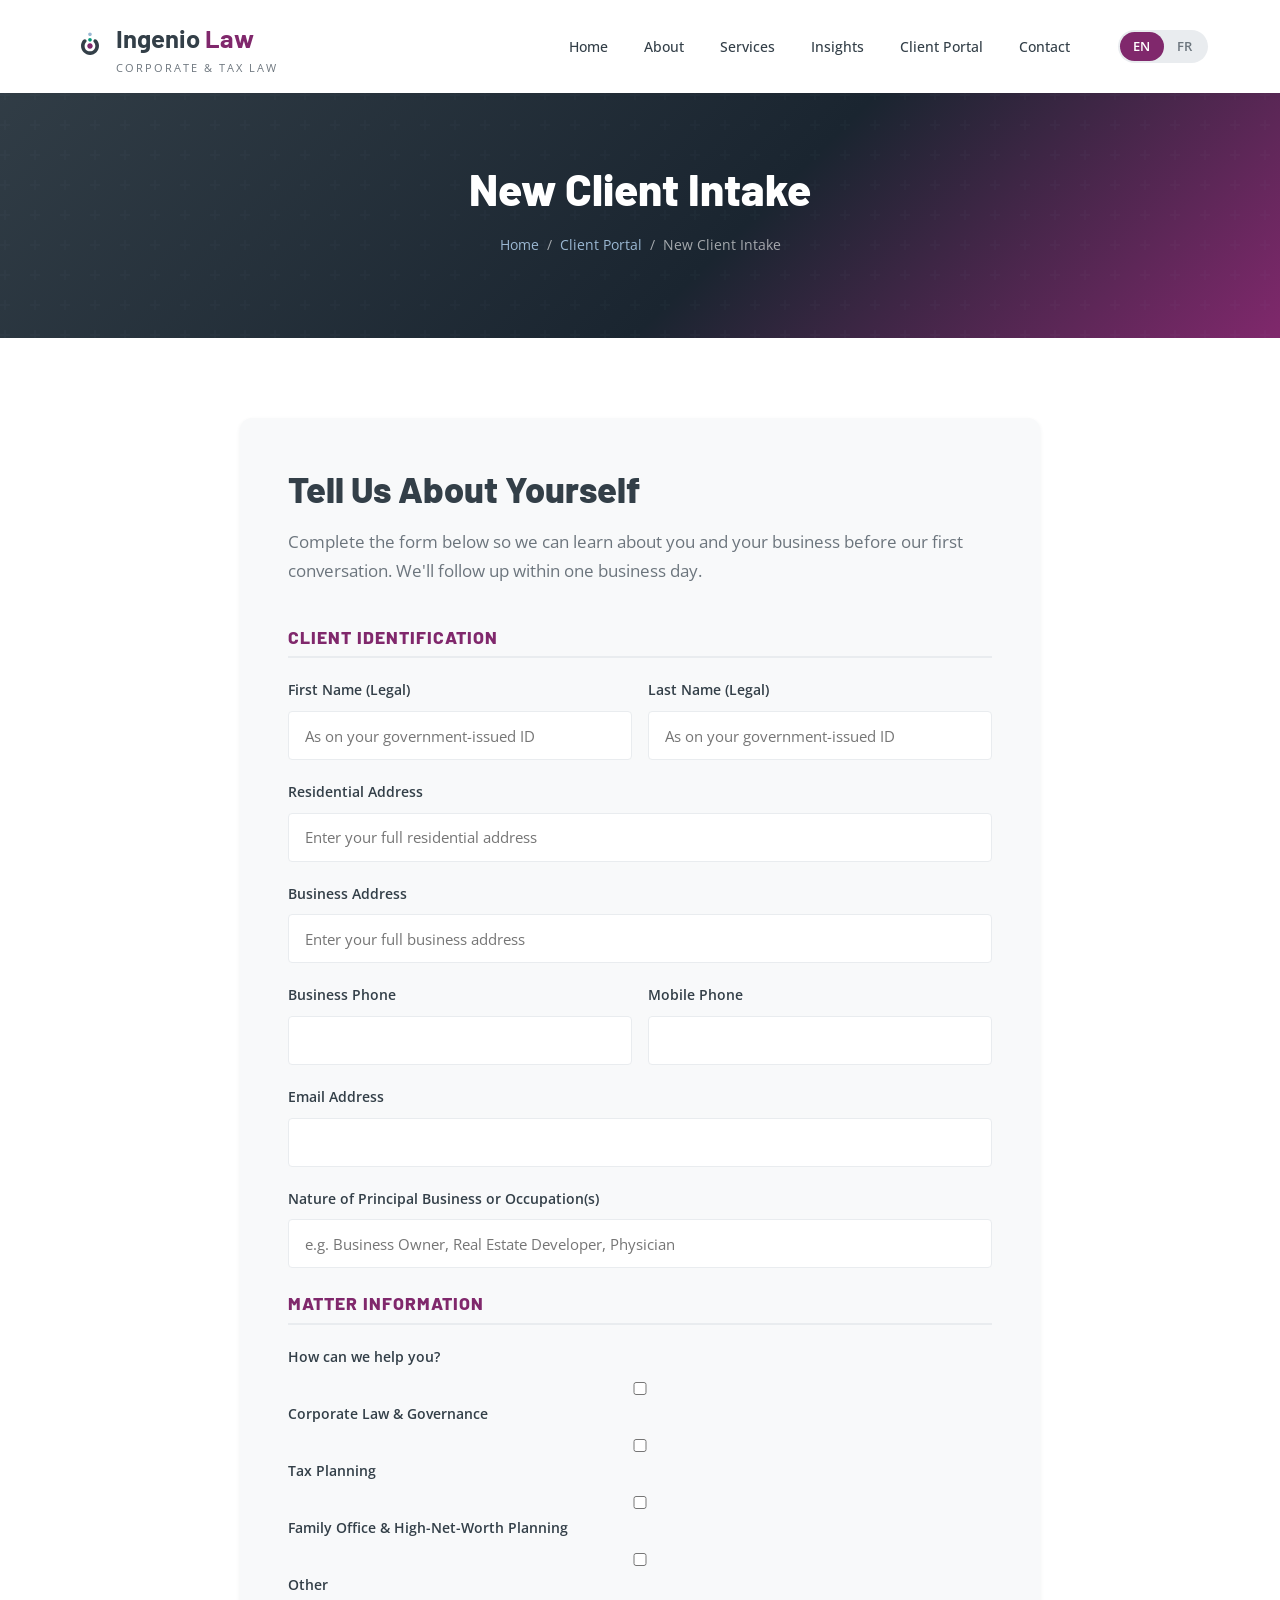
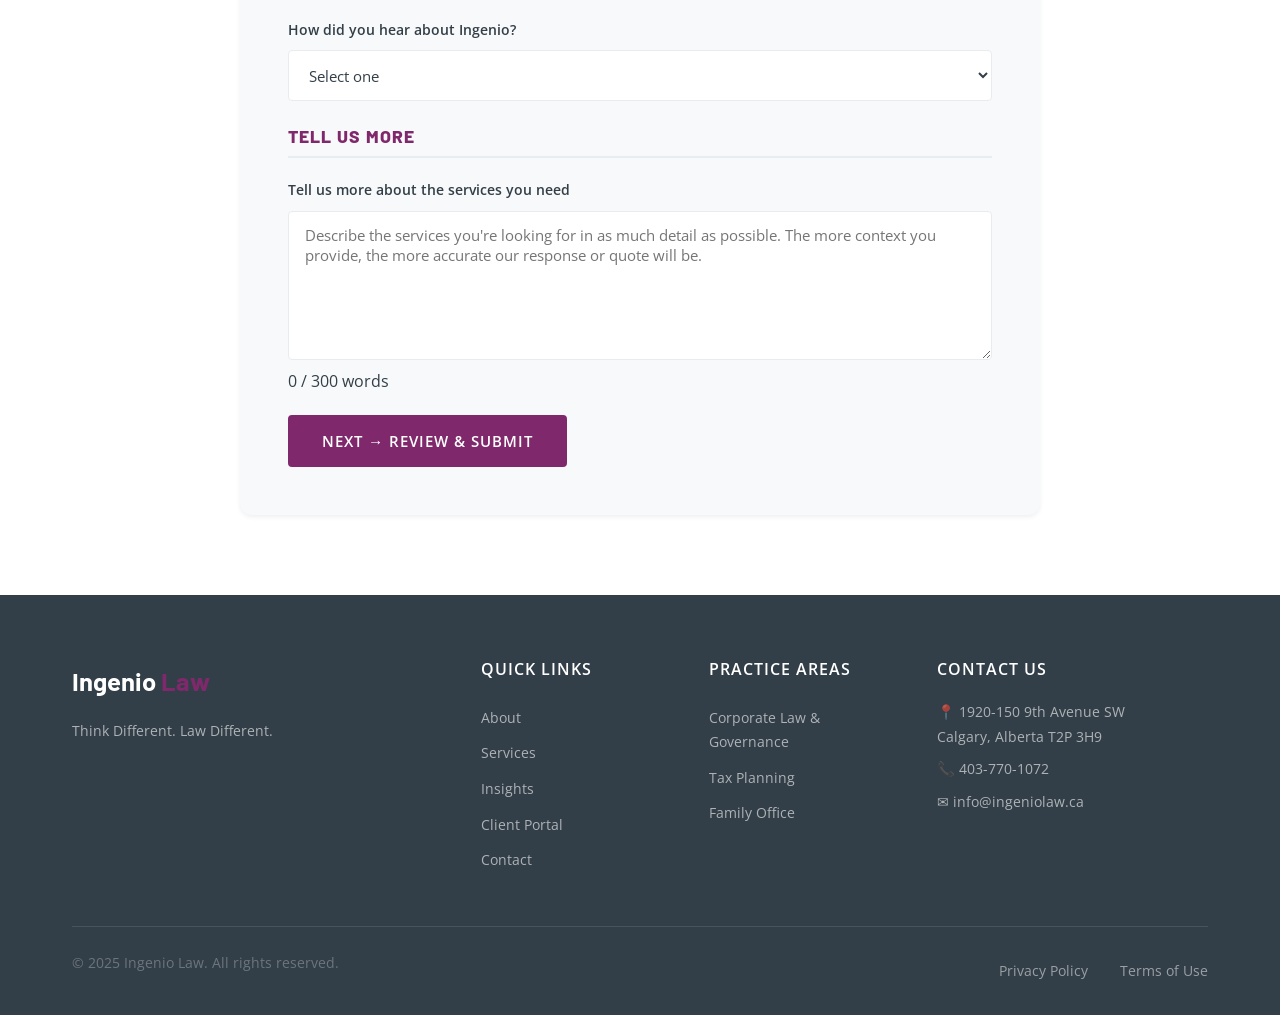
<file: form-new-client.html>
<!DOCTYPE html>
<html lang="en">
<head>
  <meta charset="UTF-8">
  <meta name="viewport" content="width=device-width, initial-scale=1.0">
  <meta name="description" content="Ingenio Law - New Client Intake. Provide your information so we can learn about you before our first conversation.">
  <title>New Client Intake | Ingenio Law</title>
  <link rel="preconnect" href="https://fonts.googleapis.com">
  <link rel="preconnect" href="https://fonts.gstatic.com" crossorigin>
  <link href="https://fonts.googleapis.com/css2?family=Barlow:wght@400;600;700;800&family=Noto+Serif:ital,wght@0,400;0,700;1,400&family=Open+Sans:wght@400;500;600;700&display=swap" rel="stylesheet">
  <link rel="stylesheet" href="css/styles.css">
</head>
<body>

  <!-- Header -->
  <header class="header" id="header">
    <div class="header-inner">
      <a href="index.html" class="logo">
        <img src="assets/images/Ingenio-Icon-RGB.svg" alt="Ingenio Law" class="logo-icon" width="36" height="36">
        <div>
          <span class="logo-text">Ingenio <span>Law</span></span>
          <span class="logo-tagline" data-en="Corporate & Tax Law" data-fr="Droit corporatif et fiscal">Corporate & Tax Law</span>
        </div>
      </a>

      <nav class="nav" id="nav">
        <ul class="nav-links">
          <li><a href="index.html" data-en="Home" data-fr="Accueil">Home</a></li>
          <li><a href="about.html" data-en="About" data-fr="&Agrave; propos">About</a></li>
          <li><a href="services.html" data-en="Services" data-fr="Services">Services</a></li>
          <li><a href="blog.html" data-en="Insights" data-fr="Publications">Insights</a></li>
          <li><a href="client-portal.html" class="active" data-en="Client Portal" data-fr="Portail client">Client Portal</a></li>
          <li><a href="contact.html" data-en="Contact" data-fr="Contact">Contact</a></li>
        </ul>
        <div class="lang-toggle">
          <button class="active" data-lang="en">EN</button>
          <button data-lang="fr">FR</button>
        </div>
      </nav>

      <button class="mobile-menu-btn" id="mobileMenuBtn" aria-label="Toggle menu">
        <span></span>
        <span></span>
        <span></span>
      </button>
    </div>
  </header>

  <div class="nav-overlay" id="navOverlay"></div>

  <!-- Page Banner -->
  <section class="page-banner">
    <div class="container">
      <h1 class="fade-in" data-en="New Client Intake" data-fr="Accueil nouveau client">New Client Intake</h1>
      <p class="breadcrumb fade-in">
        <a href="index.html" data-en="Home" data-fr="Accueil">Home</a> &nbsp;/&nbsp;
        <a href="client-portal.html" data-en="Client Portal" data-fr="Portail client">Client Portal</a> &nbsp;/&nbsp;
        <span data-en="New Client Intake" data-fr="Accueil nouveau client">New Client Intake</span>
      </p>
    </div>
  </section>

  <!-- Form Section -->
  <section class="section">
    <div class="container">
      <div class="portal-form-wrapper fade-in">
        <div class="portal-form-intro">
          <h2 data-en="Tell Us About Yourself" data-fr="Parlez-nous de vous">Tell Us About Yourself</h2>
          <p data-en="Complete the form below so we can learn about you and your business before our first conversation. We'll follow up within one business day." data-fr="Remplissez le formulaire ci-dessous afin que nous puissions en apprendre davantage sur vous et votre entreprise avant notre premi&egrave;re conversation. Nous ferons un suivi dans un jour ouvrable.">Complete the form below so we can learn about you and your business before our first conversation. We'll follow up within one business day.</p>
        </div>

        <form id="contactForm" action="https://formspree.io/f/xvzbrrdy" method="POST">
          <input type="hidden" name="_next" value="contact-thank-you.html">
          <input type="hidden" name="_subject" value="New Client Intake - Ingenio Law">
          <input type="hidden" name="_gotcha" style="display:none">
          <input type="hidden" name="form_type" value="New Client Intake">

          <!-- ============================================================
               SECTION 1: CLIENT IDENTIFICATION
               ============================================================ -->
          <h3 class="form-section-title" data-en="Client Identification" data-fr="Identification du client">Client Identification</h3>

          <div class="form-row">
            <div class="form-group">
              <label for="first_legal_name" data-en="First Name (Legal)" data-fr="Pr&eacute;nom (l&eacute;gal)">First Name (Legal)</label>
              <input type="text" id="first_legal_name" name="first_legal_name" data-en-placeholder="As on your government-issued ID" data-fr-placeholder="Tel que sur votre pi&egrave;ce d'identit&eacute;" placeholder="As on your government-issued ID">
            </div>
            <div class="form-group">
              <label for="last_legal_name" data-en="Last Name (Legal)" data-fr="Nom de famille (l&eacute;gal)">Last Name (Legal)</label>
              <input type="text" id="last_legal_name" name="last_legal_name" data-en-placeholder="As on your government-issued ID" data-fr-placeholder="Tel que sur votre pi&egrave;ce d'identit&eacute;" placeholder="As on your government-issued ID">
            </div>
          </div>

          <div class="form-group">
            <label for="residential_address" data-en="Residential Address" data-fr="Adresse r&eacute;sidentielle">Residential Address</label>
            <input type="text" id="residential_address" name="residential_address" class="address-autocomplete" autocomplete="street-address" data-en-placeholder="Enter your full residential address" data-fr-placeholder="Entrez votre adresse r&eacute;sidentielle compl&egrave;te" placeholder="Enter your full residential address">
          </div>

          <div class="form-group">
            <label for="business_address" data-en="Business Address" data-fr="Adresse d'affaires">Business Address</label>
            <input type="text" id="business_address" name="business_address" class="address-autocomplete" autocomplete="street-address" data-en-placeholder="Enter your full business address" data-fr-placeholder="Entrez votre adresse d'affaires compl&egrave;te" placeholder="Enter your full business address">
          </div>

          <div class="form-row">
            <div class="form-group">
              <label for="business_phone" data-en="Business Phone" data-fr="T&eacute;l&eacute;phone d'affaires">Business Phone</label>
              <input type="tel" id="business_phone" name="business_phone">
            </div>
            <div class="form-group">
              <label for="mobile_phone" data-en="Mobile Phone" data-fr="T&eacute;l&eacute;phone mobile">Mobile Phone</label>
              <input type="tel" id="mobile_phone" name="mobile_phone">
            </div>
          </div>

          <div class="form-group">
            <label for="email" data-en="Email Address" data-fr="Adresse courriel">Email Address</label>
            <input type="email" id="email" name="email">
          </div>

          <div class="form-group">
            <label for="occupation" data-en="Nature of Principal Business or Occupation(s)" data-fr="Nature de l'entreprise ou de l'occupation principale">Nature of Principal Business or Occupation(s)</label>
            <input type="text" id="occupation" name="occupation" data-en-placeholder="e.g. Business Owner, Real Estate Developer, Physician" data-fr-placeholder="ex. Propri&eacute;taire d'entreprise, Promoteur immobilier, M&eacute;decin" placeholder="e.g. Business Owner, Real Estate Developer, Physician">
          </div>

          <!-- ============================================================
               SECTION 2: MATTER INFORMATION
               ============================================================ -->
          <h3 class="form-section-title" data-en="Matter Information" data-fr="Information sur le dossier">Matter Information</h3>

          <div class="form-group">
            <label data-en="How can we help you?" data-fr="Comment pouvons-nous vous aider?">How can we help you?</label>
            <div class="radio-group">
              <label class="checkbox-label">
                <input type="checkbox" name="service_corporate" value="Yes">
                <span data-en="Corporate Law &amp; Governance" data-fr="Droit corporatif et gouvernance">Corporate Law &amp; Governance</span>
              </label>
              <label class="checkbox-label">
                <input type="checkbox" name="service_tax" value="Yes">
                <span data-en="Tax Planning" data-fr="Planification fiscale">Tax Planning</span>
              </label>
              <label class="checkbox-label">
                <input type="checkbox" name="service_family_office" value="Yes">
                <span data-en="Family Office &amp; High-Net-Worth Planning" data-fr="Bureau familial et planification pour fortunes &eacute;lev&eacute;es">Family Office &amp; High-Net-Worth Planning</span>
              </label>
              <label class="checkbox-label">
                <input type="checkbox" name="service_other" value="Yes" id="service-other-check">
                <span data-en="Other" data-fr="Autre">Other</span>
              </label>
            </div>
          </div>

          <!-- Other service details (shown when "Other" is checked) -->
          <div id="service-other-details" class="conditional-field" style="display:none;">
            <div class="form-group">
              <label for="service_other_text" data-en="Please describe" data-fr="Veuillez d&eacute;crire">Please describe</label>
              <input type="text" id="service_other_text" name="service_other_text" data-en-placeholder="Briefly describe what you need help with" data-fr-placeholder="D&eacute;crivez bri&egrave;vement ce pour quoi vous avez besoin d'aide" placeholder="Briefly describe what you need help with">
            </div>
          </div>

          <div class="form-group">
            <label data-en="How did you hear about Ingenio?" data-fr="Comment avez-vous entendu parler d'Ingenio?">How did you hear about Ingenio?</label>
            <select name="referral_source" id="referral_source">
              <option value="" data-en="Select one" data-fr="S&eacute;lectionnez">Select one</option>
              <option value="Referral" data-en="Referral from a friend or colleague" data-fr="R&eacute;f&eacute;rence d'un ami ou coll&egrave;gue">Referral from a friend or colleague</option>
              <option value="Another Professional" data-en="Referral from another professional (accountant, advisor, etc.)" data-fr="R&eacute;f&eacute;rence d'un autre professionnel (comptable, conseiller, etc.)">Referral from another professional (accountant, advisor, etc.)</option>
              <option value="Google Search" data-en="Google search" data-fr="Recherche Google">Google search</option>
              <option value="LinkedIn" data-en="LinkedIn" data-fr="LinkedIn">LinkedIn</option>
              <option value="Other" data-en="Other" data-fr="Autre">Other</option>
            </select>
          </div>

          <!-- ============================================================
               SECTION 3: SERVICE DETAILS
               ============================================================ -->
          <h3 class="form-section-title" data-en="Tell Us More" data-fr="Dites-nous en plus">Tell Us More</h3>

          <div class="form-group">
            <label for="services_detail" data-en="Tell us more about the services you need" data-fr="Dites-nous en plus sur les services dont vous avez besoin">Tell us more about the services you need</label>
            <textarea id="services_detail" name="services_detail" rows="6" maxlength="2000" data-en-placeholder="Describe the services you're looking for in as much detail as possible. The more context you provide, the more accurate our response or quote will be." data-fr-placeholder="D&eacute;crivez les services que vous recherchez avec autant de d&eacute;tails que possible. Plus vous fournissez de contexte, plus notre r&eacute;ponse ou soumission sera pr&eacute;cise." placeholder="Describe the services you're looking for in as much detail as possible. The more context you provide, the more accurate our response or quote will be."></textarea>
            <span class="address-hint" id="word-count-hint" data-en="0 / 300 words" data-fr="0 / 300 mots">0 / 300 words</span>
          </div>

          <button type="button" id="btn-next" class="btn btn-primary" data-en="Next &rarr; Review &amp; Submit" data-fr="Suivant &rarr; V&eacute;rifier et soumettre">Next &rarr; Review &amp; Submit</button>
        </form>

        <!-- ================================================================
             STEP 2: SUMMARY, CERTIFICATION & SUBMIT
             ================================================================ -->
        <div id="step-review" style="display:none;">

          <div class="step-review-header">
            <h2 data-en="Review Your Information" data-fr="V&eacute;rifiez vos informations">Review Your Information</h2>
            <p data-en="Please review all details below before submitting. Click &ldquo;Back&rdquo; to make changes." data-fr="Veuillez v&eacute;rifier tous les d&eacute;tails ci-dessous avant de soumettre. Cliquez sur &laquo;&nbsp;Retour&nbsp;&raquo; pour apporter des modifications.">Please review all details below before submitting. Click &ldquo;Back&rdquo; to make changes.</p>
          </div>

          <!-- Summary content built by JS -->
          <div id="summary-content"></div>

          <!-- Intake Acknowledgement (visible only in intake mode) -->
          <div id="intake-acknowledgement" class="certification-block">
            <h3 class="form-section-title" data-en="Intake Acknowledgement" data-fr="Reconnaissance du formulaire d'accueil">Intake Acknowledgement</h3>

            <div class="certification-caution">
              <p style="margin-bottom:0.75rem;" data-en="This client intake form is used strictly for administrative and informational purposes and does not constitute a legal engagement or create, continue, or imply a solicitor&ndash;client relationship between you and Ingenio Law." data-fr="Ce formulaire d'accueil est utilis&eacute; strictement &agrave; des fins administratives et informatives et ne constitue pas un mandat juridique ni ne cr&eacute;e, ne maintient ou n'implique de relation avocat-client entre vous et Ingenio Law.">This client intake form is used strictly for administrative and informational purposes and does not constitute a legal engagement or create, continue, or imply a solicitor&ndash;client relationship between you and Ingenio Law.</p>

              <p style="margin-bottom:0.75rem;" data-en="No solicitor&ndash;client relationship will arise from the submission of this form. A solicitor&ndash;client relationship will only be established upon: (i)&nbsp;completion of a conflicts search satisfactory to Ingenio Law in its sole discretion; (ii)&nbsp;Ingenio Law&rsquo;s confirmation that it is able and willing to act; and (iii)&nbsp;execution of a formal engagement letter by all parties." data-fr="Aucune relation avocat-client ne d&eacute;coulera de la soumission de ce formulaire. Une relation avocat-client ne sera &eacute;tablie qu'&agrave; la suite&nbsp;: (i)&nbsp;d'une v&eacute;rification de conflits jug&eacute;e satisfaisante par Ingenio Law &agrave; sa seule discr&eacute;tion; (ii)&nbsp;de la confirmation par Ingenio Law qu'elle est en mesure et dispose &agrave; agir; et (iii)&nbsp;de la signature d'une lettre de mandat formelle par toutes les parties.">No solicitor&ndash;client relationship will arise from the submission of this form. A solicitor&ndash;client relationship will only be established upon: (i)&nbsp;completion of a conflicts search satisfactory to Ingenio Law in its sole discretion; (ii)&nbsp;Ingenio Law&rsquo;s confirmation that it is able and willing to act; and (iii)&nbsp;execution of a formal engagement letter by all parties.</p>

              <p style="margin-bottom:0.75rem;" data-en="The information you provide in this form will be used solely by Ingenio Law to assess whether it is able to assist you and to prepare for an initial consultation. No legal advice is being provided through this form." data-fr="Les renseignements que vous fournissez dans ce formulaire seront utilis&eacute;s uniquement par Ingenio Law afin d'&eacute;valuer si elle est en mesure de vous assister et de pr&eacute;parer une consultation initiale. Aucun avis juridique n'est fourni par l'entremise de ce formulaire.">The information you provide in this form will be used solely by Ingenio Law to assess whether it is able to assist you and to prepare for an initial consultation. No legal advice is being provided through this form.</p>

              <p style="margin-bottom:0;" data-en="Until an engagement letter has been executed, Ingenio Law is under no obligation to take any steps to protect your interests, including with respect to any applicable deadlines or limitation periods. You should not rely on the submission of this form as legal advice or as a basis for any decision or action." data-fr="Jusqu'&agrave; la signature d'une lettre de mandat, Ingenio Law n'a aucune obligation de prendre quelque mesure que ce soit pour prot&eacute;ger vos int&eacute;r&ecirc;ts, y compris en ce qui concerne les d&eacute;lais ou les p&eacute;riodes de prescription applicables. Vous ne devriez pas vous fier &agrave; la soumission de ce formulaire comme constituant un avis juridique ou comme fondement de toute d&eacute;cision ou action.">Until an engagement letter has been executed, Ingenio Law is under no obligation to take any steps to protect your interests, including with respect to any applicable deadlines or limitation periods. You should not rely on the submission of this form as legal advice or as a basis for any decision or action.</p>
            </div>

            <!-- Intake acknowledgement checkbox -->
            <div class="form-group">
              <label class="checkbox-label certification-checkbox">
                <input type="checkbox" id="intake-ack-agree">
                <span data-en="I have read and understand the above acknowledgement" data-fr="J'ai lu et je comprends la reconnaissance ci-dessus">I have read and understand the above acknowledgement</span>
              </label>
            </div>

            <!-- Intake acknowledgement name -->
            <div class="form-row">
              <div class="form-group">
                <label for="intake-ack-first-name" data-en="First Name" data-fr="Pr&eacute;nom">First Name</label>
                <input type="text" id="intake-ack-first-name" name="intake_acknowledgement_first_name" data-en-placeholder="First name" data-fr-placeholder="Pr&eacute;nom" placeholder="First name">
              </div>
              <div class="form-group">
                <label for="intake-ack-last-name" data-en="Last Name" data-fr="Nom de famille">Last Name</label>
                <input type="text" id="intake-ack-last-name" name="intake_acknowledgement_last_name" data-en-placeholder="Last name" data-fr-placeholder="Nom de famille" placeholder="Last name">
              </div>
            </div>
          </div>

          <!-- Quote Acknowledgement (visible only in quote mode) -->
          <div id="quote-acknowledgement" class="certification-block" style="display:none;">
            <h3 class="form-section-title" data-en="Quote Request Acknowledgement" data-fr="Reconnaissance de la demande de soumission">Quote Request Acknowledgement</h3>

            <div class="certification-caution">
              <p style="margin-bottom:0.75rem;" data-en="This request for a fee quote does not constitute a legal engagement and does not create, continue, or imply a solicitor&ndash;client relationship between you and Ingenio Law with respect to the subject matter of this request or any related matter." data-fr="Cette demande de soumission d'honoraires ne constitue pas un mandat juridique et ne cr&eacute;e, ne maintient ni n'implique de relation avocat-client entre vous et Ingenio Law relativement &agrave; l'objet de cette demande ou &agrave; toute question connexe.">This request for a fee quote does not constitute a legal engagement and does not create, continue, or imply a solicitor&ndash;client relationship between you and Ingenio Law with respect to the subject matter of this request or any related matter.</p>

              <p style="margin-bottom:0.75rem;" data-en="No solicitor&ndash;client relationship will arise from this request. A solicitor&ndash;client relationship in respect of the subject matter of this request will only be established upon: (i)&nbsp;completion of a conflicts search satisfactory to Ingenio Law in its sole discretion; (ii)&nbsp;Ingenio Law&rsquo;s confirmation that it is able and willing to act; and (iii)&nbsp;execution of a formal engagement letter by all parties." data-fr="Aucune relation avocat-client ne d&eacute;coulera de cette demande. Une relation avocat-client relativement &agrave; l'objet de cette demande ne sera &eacute;tablie qu'&agrave; la suite&nbsp;: (i)&nbsp;d'une v&eacute;rification de conflits jug&eacute;e satisfaisante par Ingenio Law &agrave; sa seule discr&eacute;tion; (ii)&nbsp;de la confirmation par Ingenio Law qu'elle est en mesure et dispose &agrave; agir; et (iii)&nbsp;de la signature d'une lettre de mandat formelle par toutes les parties.">No solicitor&ndash;client relationship will arise from this request. A solicitor&ndash;client relationship in respect of the subject matter of this request will only be established upon: (i)&nbsp;completion of a conflicts search satisfactory to Ingenio Law in its sole discretion; (ii)&nbsp;Ingenio Law&rsquo;s confirmation that it is able and willing to act; and (iii)&nbsp;execution of a formal engagement letter by all parties.</p>

              <p style="margin-bottom:0.75rem;" data-en="Any fee estimate provided in response to this request is preliminary and non-binding. The scope, terms, and fees applicable to any engagement will only be confirmed and binding upon execution of an engagement letter in respect of the subject matter of this request." data-fr="Toute estimation d'honoraires fournie en r&eacute;ponse &agrave; cette demande est pr&eacute;liminaire et non contraignante. La port&eacute;e, les conditions et les honoraires applicables &agrave; tout mandat ne seront confirm&eacute;s et contraignants qu'&agrave; la signature d'une lettre de mandat relativement &agrave; l'objet de cette demande.">Any fee estimate provided in response to this request is preliminary and non-binding. The scope, terms, and fees applicable to any engagement will only be confirmed and binding upon execution of an engagement letter in respect of the subject matter of this request.</p>

              <p style="margin-bottom:0;" data-en="Until an engagement letter has been executed, Ingenio Law is under no obligation to take any steps to protect your interests, including with respect to any applicable deadlines or limitation periods. You should not rely on this request or any preliminary fee estimate as legal advice or as a basis for any decision or action." data-fr="Jusqu'&agrave; la signature d'une lettre de mandat, Ingenio Law n'a aucune obligation de prendre quelque mesure que ce soit pour prot&eacute;ger vos int&eacute;r&ecirc;ts, y compris en ce qui concerne les d&eacute;lais ou les p&eacute;riodes de prescription applicables. Vous ne devriez pas vous fier &agrave; cette demande ni &agrave; toute estimation pr&eacute;liminaire d'honoraires comme constituant un avis juridique ou comme fondement de toute d&eacute;cision ou action.">Until an engagement letter has been executed, Ingenio Law is under no obligation to take any steps to protect your interests, including with respect to any applicable deadlines or limitation periods. You should not rely on this request or any preliminary fee estimate as legal advice or as a basis for any decision or action.</p>
            </div>

            <!-- Quote acknowledgement checkbox -->
            <div class="form-group">
              <label class="checkbox-label certification-checkbox">
                <input type="checkbox" id="quote-ack-agree">
                <span data-en="I have read and understand the above acknowledgement" data-fr="J'ai lu et je comprends la reconnaissance ci-dessus">I have read and understand the above acknowledgement</span>
              </label>
            </div>

            <!-- Quote acknowledgement name -->
            <div class="form-row">
              <div class="form-group">
                <label for="quote-ack-first-name" data-en="First Name" data-fr="Pr&eacute;nom">First Name</label>
                <input type="text" id="quote-ack-first-name" name="quote_acknowledgement_first_name" data-en-placeholder="First name" data-fr-placeholder="Pr&eacute;nom" placeholder="First name">
              </div>
              <div class="form-group">
                <label for="quote-ack-last-name" data-en="Last Name" data-fr="Nom de famille">Last Name</label>
                <input type="text" id="quote-ack-last-name" name="quote_acknowledgement_last_name" data-en-placeholder="Last name" data-fr-placeholder="Nom de famille" placeholder="Last name">
              </div>
            </div>
          </div>

          <!-- Navigation buttons -->
          <div class="step-nav-buttons">
            <button type="button" id="btn-back" class="btn btn-secondary" data-en="&larr; Back to Form" data-fr="&larr; Retour au formulaire">&larr; Back to Form</button>
            <button type="button" id="btn-submit" class="btn btn-primary" disabled data-en="Submit Intake Form" data-fr="Soumettre le formulaire d'accueil">Submit Intake Form</button>
          </div>
        </div>
      </div>
    </div>
  </section>

  <!-- Footer -->
  <footer class="footer">
    <div class="container">
      <div class="footer-grid">
        <div class="footer-about">
          <span class="logo-text">Ingenio <span>Law</span></span>
          <p data-en="Think Different. Law Different." data-fr="Penser diff&eacute;remment. Pratiquer diff&eacute;remment.">Think Different. Law Different.</p>
        </div>
        <div class="footer-links">
          <h4 data-en="Quick Links" data-fr="Liens rapides">Quick Links</h4>
          <ul>
            <li><a href="about.html" data-en="About" data-fr="&Agrave; propos">About</a></li>
            <li><a href="services.html" data-en="Services" data-fr="Services">Services</a></li>
            <li><a href="blog.html" data-en="Insights" data-fr="Publications">Insights</a></li>
            <li><a href="client-portal.html" data-en="Client Portal" data-fr="Portail client">Client Portal</a></li>
            <li><a href="contact.html" data-en="Contact" data-fr="Contact">Contact</a></li>
          </ul>
        </div>
        <div class="footer-links">
          <h4 data-en="Practice Areas" data-fr="Domaines de pratique">Practice Areas</h4>
          <ul>
            <li><a href="services.html" data-en="Corporate Law &amp; Governance" data-fr="Droit corporatif et gouvernance">Corporate Law &amp; Governance</a></li>
            <li><a href="services.html" data-en="Tax Planning" data-fr="Planification fiscale">Tax Planning</a></li>
            <li><a href="services.html" data-en="Family Office" data-fr="Bureau familial">Family Office</a></li>
          </ul>
        </div>
        <div class="footer-contact">
          <h4 data-en="Contact Us" data-fr="Nous joindre">Contact Us</h4>
          <p>&#128205; 1920-150 9th Avenue SW<br>Calgary, Alberta T2P 3H9</p>
          <p>&#128222; 403-770-1072</p>
          <p>&#9993; info@ingeniolaw.ca</p>
        </div>
      </div>
      <div class="footer-bottom">
        <p>&copy; 2025 Ingenio Law. <span data-en="All rights reserved." data-fr="Tous droits r&eacute;serv&eacute;s.">All rights reserved.</span></p>
        <div class="footer-legal">
          <a href="#" data-en="Privacy Policy" data-fr="Politique de confidentialit&eacute;">Privacy Policy</a>
          <a href="#" data-en="Terms of Use" data-fr="Conditions d'utilisation">Terms of Use</a>
        </div>
      </div>
    </div>
  </footer>

  <script src="js/main.js"></script>
  <script>
    /* =====================================================================
       New Client Intake — Conditional Fields & Review/Submit Logic
       ===================================================================== */
    (function () {
      var lang = localStorage.getItem('ingenio-lang') || 'en';
      var t = function (en, fr) { return lang === 'fr' ? fr : en; };

      /* =================================================================
         QUOTE MODE — adapt form when arriving via ?quote=1
         ================================================================= */
      var isQuote = new URLSearchParams(window.location.search).get('quote') === '1';
      if (isQuote) {
        /* Update page title */
        document.title = t('Ask a Quote | Ingenio Law', 'Demander une soumission | Ingenio Law');
        /* Update banner heading */
        var bannerH1 = document.querySelector('.page-banner h1');
        if (bannerH1) {
          bannerH1.textContent = t('Ask a Quote', 'Demander une soumission');
          bannerH1.setAttribute('data-en', 'Ask a Quote');
          bannerH1.setAttribute('data-fr', 'Demander une soumission');
        }
        /* Update breadcrumb last item */
        var breadcrumbSpan = document.querySelector('.breadcrumb span:last-child');
        if (breadcrumbSpan) {
          breadcrumbSpan.textContent = t('Ask a Quote', 'Demander une soumission');
          breadcrumbSpan.setAttribute('data-en', 'Ask a Quote');
          breadcrumbSpan.setAttribute('data-fr', 'Demander une soumission');
        }
        /* Update form intro */
        var introH2 = document.querySelector('.portal-form-intro h2');
        if (introH2) {
          introH2.textContent = t('Get a Quote', 'Obtenir une soumission');
          introH2.setAttribute('data-en', 'Get a Quote');
          introH2.setAttribute('data-fr', 'Obtenir une soumission');
        }
        var introP = document.querySelector('.portal-form-intro p');
        if (introP) {
          var enText = 'Tell us about yourself and the services you need. We\'ll send you a clear, no-obligation quote within one business day.';
          var frText = 'Parlez-nous de vous et des services dont vous avez besoin. Nous vous enverrons une soumission claire et sans obligation dans un jour ouvrable.';
          introP.textContent = t(enText, frText);
          introP.setAttribute('data-en', enText);
          introP.setAttribute('data-fr', frText);
        }
        /* Update hidden subject */
        var subjectField = document.querySelector('input[name="_subject"]');
        if (subjectField) subjectField.value = 'Quote Request - Ingenio Law';
        var formTypeField = document.querySelector('input[name="form_type"]');
        if (formTypeField) formTypeField.value = 'Quote Request';
        /* Update submit button text */
        var btnSubmitEl = document.getElementById('btn-submit');
        if (btnSubmitEl) {
          btnSubmitEl.textContent = t('Submit Quote Request', 'Soumettre la demande de soumission');
          btnSubmitEl.setAttribute('data-en', 'Submit Quote Request');
          btnSubmitEl.setAttribute('data-fr', 'Soumettre la demande de soumission');
        }
        /* Hide Intake Acknowledgement, show Quote Acknowledgement */
        var intakeAckBlock = document.getElementById('intake-acknowledgement');
        if (intakeAckBlock) intakeAckBlock.style.display = 'none';
        var quoteAckBlock = document.getElementById('quote-acknowledgement');
        if (quoteAckBlock) quoteAckBlock.style.display = '';
      }

      /* =================================================================
         CONDITIONAL FIELDS
         ================================================================= */

      /* --- "Other" service checkbox --- */
      var otherCheck = document.getElementById('service-other-check');
      var otherDetails = document.getElementById('service-other-details');
      function handleOtherServiceChange() {
        otherDetails.style.display = otherCheck.checked ? '' : 'none';
      }
      otherCheck.addEventListener('change', handleOtherServiceChange);
      handleOtherServiceChange();

      /* --- Word count for services detail textarea --- */
      var servicesTextarea = document.getElementById('services_detail');
      var wordCountHint = document.getElementById('word-count-hint');
      if (servicesTextarea && wordCountHint) {
        servicesTextarea.addEventListener('input', function () {
          var words = this.value.trim() === '' ? [] : this.value.trim().split(/\s+/);
          var count = words.length;
          if (count > 300) { this.value = words.slice(0, 300).join(' '); count = 300; }
          wordCountHint.textContent = count + ' / 300 ' + t('words', 'mots');
          wordCountHint.setAttribute('data-en', count + ' / 300 words');
          wordCountHint.setAttribute('data-fr', count + ' / 300 mots');
        });
      }

      /* =================================================================
         STEP 2: SUMMARY, CERTIFICATION & SUBMIT
         ================================================================= */
      var form        = document.getElementById('contactForm');
      var stepReview  = document.getElementById('step-review');
      var btnNext     = document.getElementById('btn-next');
      var btnBack     = document.getElementById('btn-back');
      var btnSubmit   = document.getElementById('btn-submit');
      var summaryDiv  = document.getElementById('summary-content');
      var intakeAckAgree = document.getElementById('intake-ack-agree');
      var intakeAckName  = document.getElementById('intake-ack-name');
      var quoteAckAgree  = document.getElementById('quote-ack-agree');
      var quoteAckName   = document.getElementById('quote-ack-name');

      /* Enable/disable submit based on mode:
         - Intake: intake ack checkbox + name required
         - Quote: quote ack checkbox + name required */
      function updateSubmitState() {
        if (isQuote) {
          btnSubmit.disabled = !(quoteAckAgree.checked && quoteAckName.value.trim().length > 0);
        } else {
          btnSubmit.disabled = !(intakeAckAgree.checked && intakeAckName.value.trim().length > 0);
        }
      }
      intakeAckAgree.addEventListener('change', updateSubmitState);
      intakeAckName.addEventListener('input', updateSubmitState);
      quoteAckAgree.addEventListener('change', updateSubmitState);
      quoteAckName.addEventListener('input', updateSubmitState);

      /* Helper: get field value */
      function fv(name) {
        var el = form.querySelector('[name="' + name + '"]');
        return el ? el.value.trim() : '';
      }

      /* Helper: build a summary row */
      function row(label, value) {
        if (!value) return '';
        return '<div class="summary-row"><span class="summary-label">' + label + '</span><span class="summary-value">' + value + '</span></div>';
      }

      /* Helper: build a summary section */
      function section(title, content) {
        if (!content.trim()) return '';
        return '<div class="summary-section"><h4 class="summary-section-title">' + title + '</h4>' + content + '</div>';
      }

      /* Build full summary HTML */
      function buildSummary() {
        var html = '';

        /* --- 1. Client Identification --- */
        var s1 = '';
        s1 += row(t('Full Legal Name', 'Nom l\u00e9gal complet'), fv('full_legal_name'));
        s1 += row(t('Residential Address', 'Adresse r\u00e9sidentielle'), fv('residential_address'));
        s1 += row(t('Residential Phone', 'T\u00e9l. r\u00e9sidentiel'), fv('residential_phone'));
        s1 += row(t('Business Address', 'Adresse d\'affaires'), fv('business_address'));
        s1 += row(t('Business Phone', 'T\u00e9l. d\'affaires'), fv('business_phone'));
        s1 += row(t('Cell Phone', 'Cellulaire'), fv('cell_phone'));
        s1 += row(t('Email', 'Courriel'), fv('email'));
        s1 += row(t('Business / Occupation', 'Entreprise / Occupation'), fv('occupation'));
        html += section(t('Client Identification', 'Identification du client'), s1);

        /* --- 2. Matter Information --- */
        var s2 = '';
        var services = [];
        if (form.querySelector('[name="service_corporate"]').checked) services.push(t('Corporate Law & Governance', 'Droit corporatif et gouvernance'));
        if (form.querySelector('[name="service_tax"]').checked) services.push(t('Tax Planning', 'Planification fiscale'));
        if (form.querySelector('[name="service_family_office"]').checked) services.push(t('Family Office & HNW Planning', 'Bureau familial et planification fortunes \u00e9lev\u00e9es'));
        if (form.querySelector('[name="service_other"]').checked) {
          var otherText = fv('service_other_text');
          services.push(t('Other', 'Autre') + (otherText ? ': ' + otherText : ''));
        }
        if (services.length > 0) s2 += row(t('Services Requested', 'Services demand\u00e9s'), services.join(', '));
        var refSource = fv('referral_source');
        if (refSource) {
          var refOpt = form.querySelector('#referral_source option:checked');
          s2 += row(t('Referral Source', 'Source de r\u00e9f\u00e9rence'), refOpt ? refOpt.textContent : refSource);
        }
        html += section(t('Matter Information', 'Information sur le dossier'), s2);

        /* --- 3. Service Details --- */
        var svcDetail = fv('services_detail');
        if (svcDetail) {
          html += section(t('Service Details', 'D\u00e9tails des services'), row(t('Description', 'Description'), svcDetail));
        }

        return html;
      }

      /* --- NEXT: build summary, show Step 2 --- */
      btnNext.addEventListener('click', function () {
        summaryDiv.innerHTML = buildSummary();
        form.style.display = 'none';
        stepReview.style.display = '';
        /* Reset acknowledgement fields */
        intakeAckAgree.checked = false;
        intakeAckName.value = '';
        quoteAckAgree.checked = false;
        quoteAckName.value = '';
        updateSubmitState();
        /* Scroll to top of review */
        stepReview.scrollIntoView({ behavior: 'smooth', block: 'start' });
      });

      /* --- BACK: return to form --- */
      btnBack.addEventListener('click', function () {
        stepReview.style.display = 'none';
        form.style.display = '';
        form.scrollIntoView({ behavior: 'smooth', block: 'start' });
      });

      /* --- SUBMIT: add acknowledgement fields to form and submit --- */
      btnSubmit.addEventListener('click', function () {
        var fields = [];
        if (isQuote) {
          if (!quoteAckAgree.checked || !quoteAckName.value.trim()) return;
          fields.push({ name: 'quote_acknowledgement_agreed', value: 'Yes' });
          fields.push({ name: 'quote_acknowledgement_name', value: quoteAckName.value.trim() });
          fields.push({ name: 'quote_acknowledgement_date', value: new Date().toISOString().split('T')[0] });
        } else {
          if (!intakeAckAgree.checked || !intakeAckName.value.trim()) return;
          fields.push({ name: 'intake_acknowledgement_agreed', value: 'Yes' });
          fields.push({ name: 'intake_acknowledgement_name', value: intakeAckName.value.trim() });
          fields.push({ name: 'intake_acknowledgement_date', value: new Date().toISOString().split('T')[0] });
        }

        /* Inject acknowledgement fields into the form as hidden inputs */
        fields.forEach(function (f) {
          var existing = form.querySelector('input[name="' + f.name + '"]');
          if (existing) { existing.value = f.value; return; }
          var inp = document.createElement('input');
          inp.type = 'hidden';
          inp.name = f.name;
          inp.value = f.value;
          form.appendChild(inp);
        });

        /* Submit the original form */
        form.style.display = '';
        form.submit();
      });

    })();
  </script>

</body>
</html>
</file>
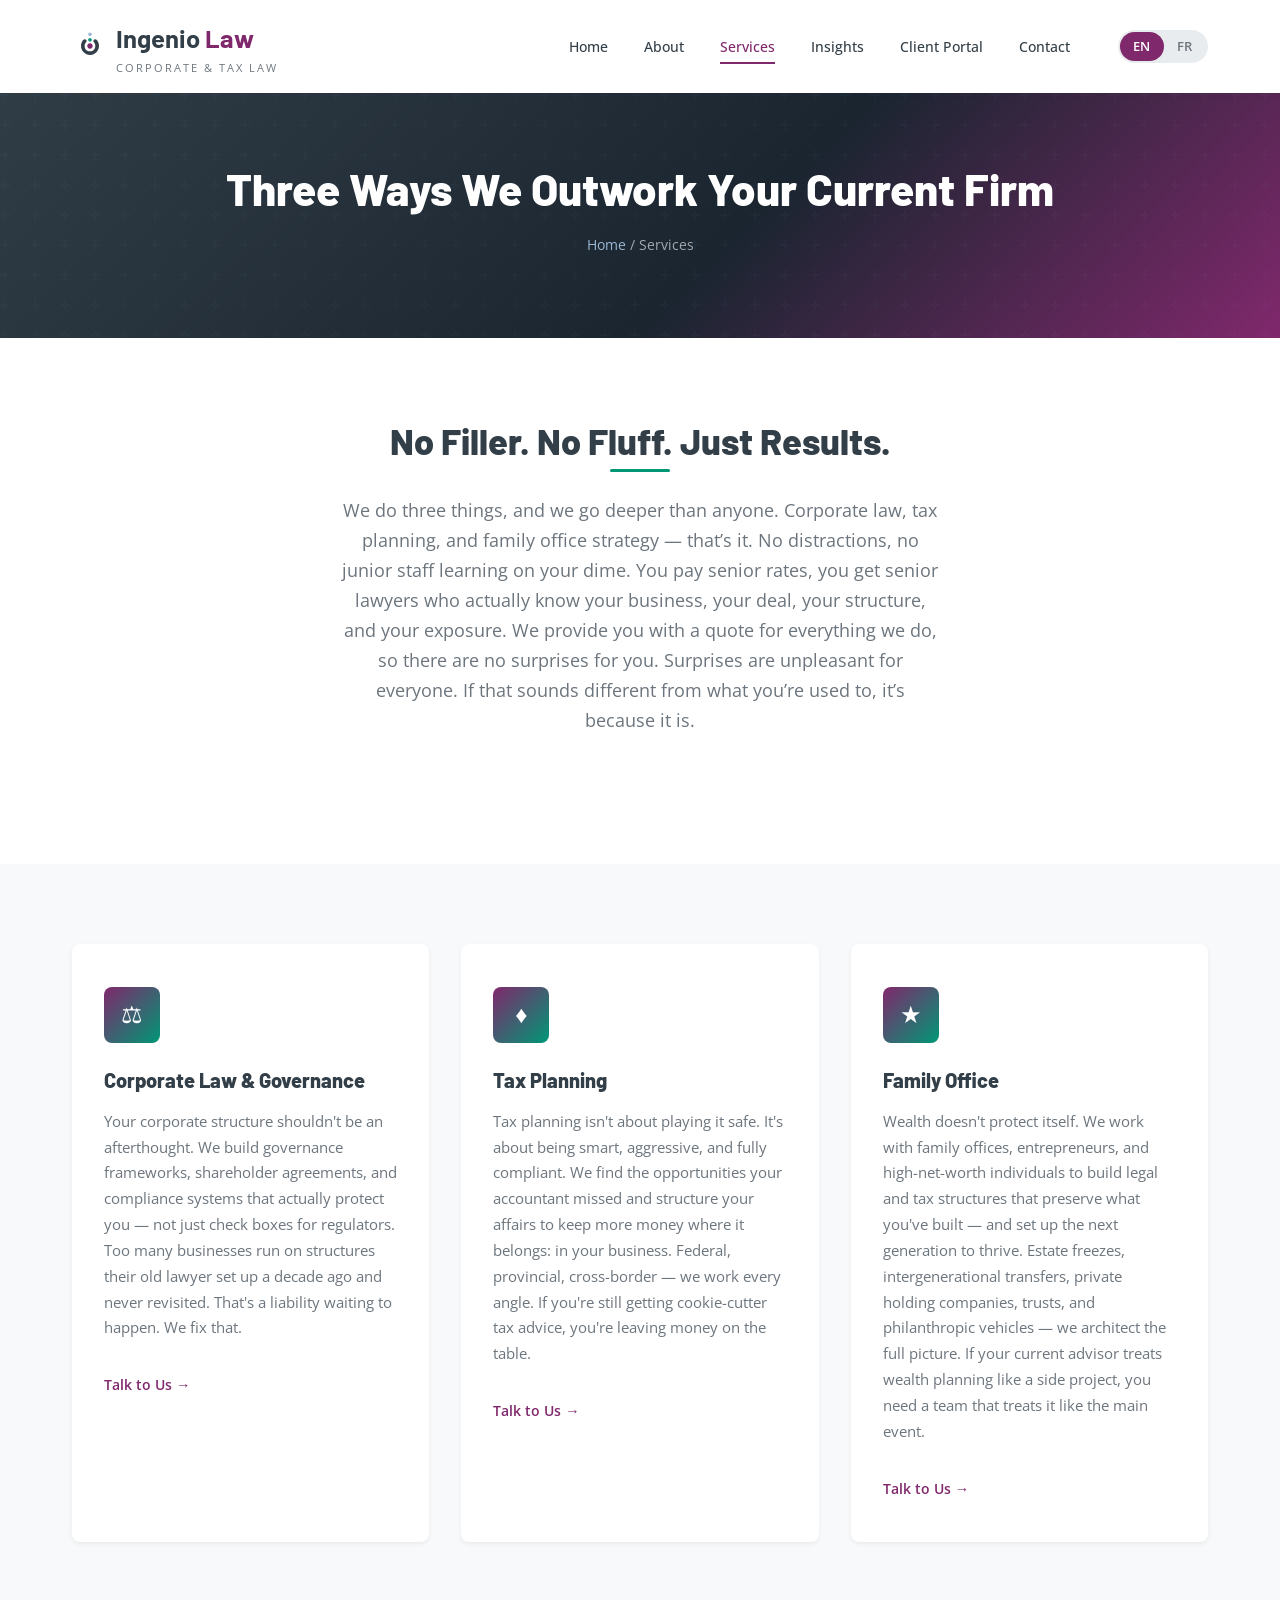
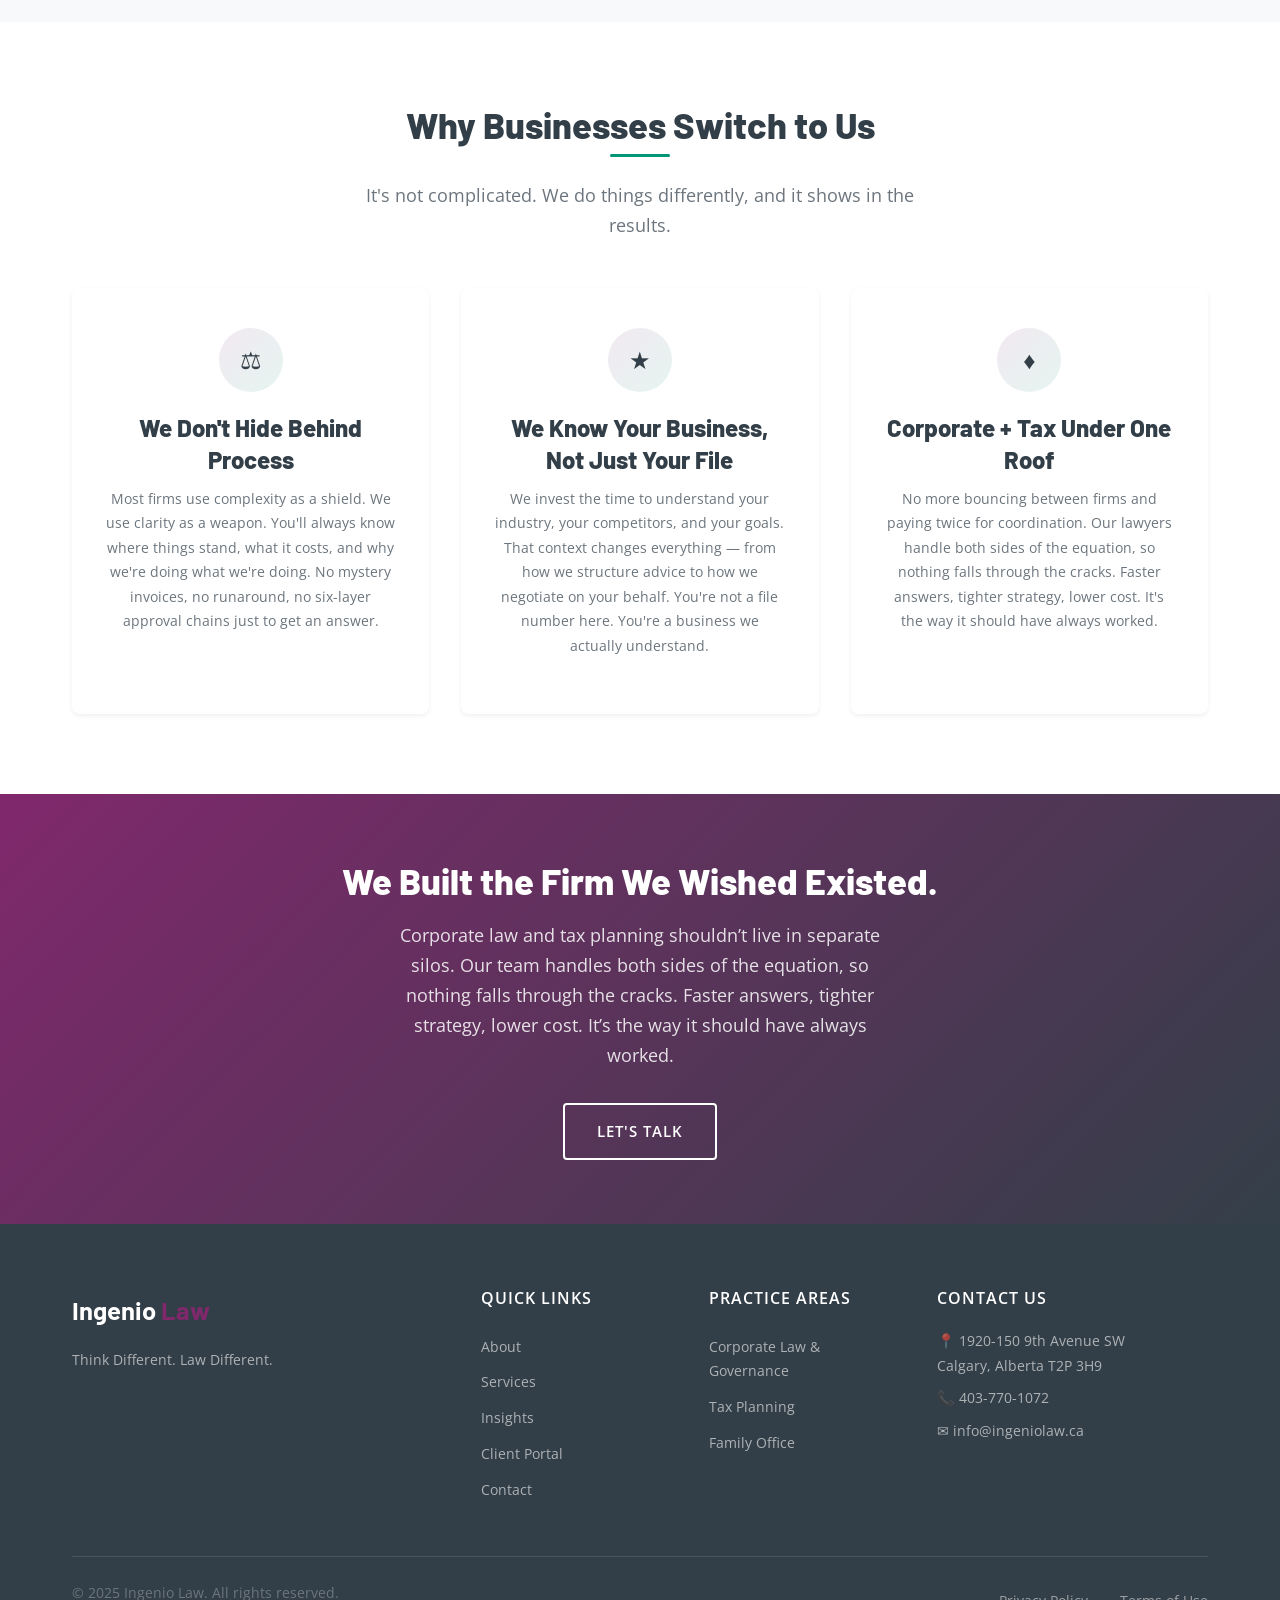
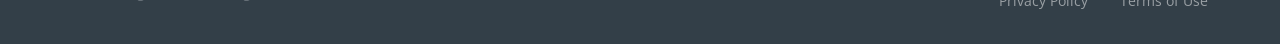
<file: services.html>
<!DOCTYPE html>
<html lang="en">
<head>
  <meta charset="UTF-8">
  <meta name="viewport" content="width=device-width, initial-scale=1.0">
  <meta name="description" content="Ingenio Law - Practice Areas. Corporate law, tax planning, mergers & acquisitions, and business structuring services.">
  <title>Ingenio Law | Practice Areas</title>
  <link rel="preconnect" href="https://fonts.googleapis.com">
  <link rel="preconnect" href="https://fonts.gstatic.com" crossorigin>
  <link href="https://fonts.googleapis.com/css2?family=Barlow:wght@400;600;700;800&family=Noto+Serif:ital,wght@0,400;0,700;1,400&family=Open+Sans:wght@400;500;600;700&display=swap" rel="stylesheet">
  <link rel="stylesheet" href="css/styles.css">
</head>
<body>

  <!-- Header -->
  <header class="header" id="header">
    <div class="header-inner">
      <a href="index.html" class="logo">
        <img src="assets/images/Ingenio-Icon-RGB.svg" alt="Ingenio Law" class="logo-icon" width="36" height="36">
        <div>
          <span class="logo-text">Ingenio <span>Law</span></span>
          <span class="logo-tagline" data-en="Corporate & Tax Law" data-fr="Droit corporatif et fiscal">Corporate & Tax Law</span>
        </div>
      </a>

      <nav class="nav" id="nav">
        <ul class="nav-links">
          <li><a href="index.html" data-en="Home" data-fr="Accueil">Home</a></li>
          <li><a href="about.html" data-en="About" data-fr="&Agrave; propos">About</a></li>
          <li><a href="services.html" class="active" data-en="Services" data-fr="Services">Services</a></li>
          <li><a href="blog.html" data-en="Insights" data-fr="Publications">Insights</a></li>
          <li><a href="client-portal.html" data-en="Client Portal" data-fr="Portail client">Client Portal</a></li>
          <li><a href="contact.html" data-en="Contact" data-fr="Contact">Contact</a></li>
        </ul>
        <div class="lang-toggle">
          <button class="active" data-lang="en">EN</button>
          <button data-lang="fr">FR</button>
        </div>
      </nav>

      <button class="mobile-menu-btn" id="mobileMenuBtn" aria-label="Toggle menu">
        <span></span>
        <span></span>
        <span></span>
      </button>
    </div>
  </header>

  <div class="nav-overlay" id="navOverlay"></div>

  <!-- Page Banner -->
  <section class="page-banner">
    <div class="container">
      <h1 data-en="Three Ways We Outwork Your Current Firm" data-fr="Trois fa&ccedil;ons dont nous surpassons votre cabinet actuel">Three Ways We Outwork Your Current Firm</h1>
      <p class="breadcrumb">
        <a href="index.html" data-en="Home" data-fr="Accueil">Home</a> / <span data-en="Services" data-fr="Services">Services</span>
      </p>
    </div>
  </section>

  <!-- Services Intro -->
  <section class="section">
    <div class="container">
      <div class="section-header fade-in">
        <h2 data-en="No Filler. No Fluff. Just Results." data-fr="Pas de remplissage. Pas de blabla. Juste des r&eacute;sultats.">No Filler. No Fluff. Just Results.</h2>
        <p data-en="We do three things, and we go deeper than anyone. Corporate law, tax planning, and family office strategy &mdash; that&rsquo;s it. No distractions, no junior staff learning on your dime. You pay senior rates, you get senior lawyers who actually know your business, your deal, your structure, and your exposure. We provide you with a quote for everything we do, so there are no surprises for you. Surprises are unpleasant for everyone. If that sounds different from what you&rsquo;re used to, it&rsquo;s because it is." data-fr="Nous faisons trois choses, et nous allons plus en profondeur que quiconque. Droit corporatif, planification fiscale et bureau familial &mdash; c&rsquo;est tout. Pas de distractions, pas de personnel junior qui apprend &agrave; vos frais. Vous payez des tarifs s&eacute;niors, vous obtenez des avocats s&eacute;niors qui connaissent vraiment votre entreprise, votre transaction, votre structure et votre exposition. Nous vous fournissons une soumission pour tout ce que nous faisons, afin qu&rsquo;il n&rsquo;y ait aucune surprise pour vous. Les surprises sont d&eacute;sagr&eacute;ables pour tout le monde. Si &ccedil;a semble diff&eacute;rent de ce &agrave; quoi vous &ecirc;tes habitu&eacute;, c&rsquo;est parce que &ccedil;a l&rsquo;est.">We do three things, and we go deeper than anyone. Corporate law, tax planning, and family office strategy &mdash; that&rsquo;s it. No distractions, no junior staff learning on your dime. You pay senior rates, you get senior lawyers who actually know your business, your deal, your structure, and your exposure. We provide you with a quote for everything we do, so there are no surprises for you. Surprises are unpleasant for everyone. If that sounds different from what you&rsquo;re used to, it&rsquo;s because it is.</p>
      </div>
    </div>
  </section>

  <!-- Services Grid -->
  <section class="section" style="background: var(--color-off-white);">
    <div class="container">
      <div class="services-grid">

        <!-- Service 1: Corporate Law & Governance -->
        <div class="service-card fade-in">
          <div class="service-card-icon">&#9878;</div>
          <h3 data-en="Corporate Law &amp; Governance" data-fr="Droit corporatif et gouvernance">Corporate Law &amp; Governance</h3>
          <p data-en="Your corporate structure shouldn't be an afterthought. We build governance frameworks, shareholder agreements, and compliance systems that actually protect you &mdash; not just check boxes for regulators. Too many businesses run on structures their old lawyer set up a decade ago and never revisited. That's a liability waiting to happen. We fix that." data-fr="Votre structure corporative ne devrait pas &ecirc;tre une pens&eacute;e apr&egrave;s coup. Nous b&acirc;tissons des cadres de gouvernance, des conventions d'actionnaires et des syst&egrave;mes de conformit&eacute; qui vous prot&egrave;gent r&eacute;ellement &mdash; pas juste cocher des cases pour les r&eacute;gulateurs. Trop d'entreprises fonctionnent avec des structures que leur ancien avocat a mises en place il y a dix ans sans jamais y revenir. C'est un risque en attente. Nous r&eacute;glons &ccedil;a.">Your corporate structure shouldn't be an afterthought. We build governance frameworks, shareholder agreements, and compliance systems that actually protect you &mdash; not just check boxes for regulators. Too many businesses run on structures their old lawyer set up a decade ago and never revisited. That's a liability waiting to happen. We fix that.</p>
          <a href="contact.html" class="learn-more" data-en="Talk to Us &rarr;" data-fr="Parlez-nous &rarr;">Talk to Us &rarr;</a>
        </div>

        <!-- Service 2: Tax Planning -->
        <div class="service-card fade-in">
          <div class="service-card-icon">&#9830;</div>
          <h3 data-en="Tax Planning" data-fr="Planification fiscale">Tax Planning</h3>
          <p data-en="Tax planning isn't about playing it safe. It's about being smart, aggressive, and fully compliant. We find the opportunities your accountant missed and structure your affairs to keep more money where it belongs: in your business. Federal, provincial, cross-border &mdash; we work every angle. If you're still getting cookie-cutter tax advice, you're leaving money on the table." data-fr="La planification fiscale, ce n'est pas jouer la s&eacute;curit&eacute;. C'est &ecirc;tre intelligent, agressif et pleinement conforme. Nous trouvons les occasions que votre comptable a manqu&eacute;es et structurons vos affaires pour garder plus d'argent l&agrave; o&ugrave; il doit &ecirc;tre : dans votre entreprise. F&eacute;d&eacute;ral, provincial, transfrontalier &mdash; nous explorons chaque angle. Si vous recevez encore des conseils fiscaux g&eacute;n&eacute;riques, vous laissez de l'argent sur la table.">Tax planning isn't about playing it safe. It's about being smart, aggressive, and fully compliant. We find the opportunities your accountant missed and structure your affairs to keep more money where it belongs: in your business. Federal, provincial, cross-border &mdash; we work every angle. If you're still getting cookie-cutter tax advice, you're leaving money on the table.</p>
          <a href="contact.html" class="learn-more" data-en="Talk to Us &rarr;" data-fr="Parlez-nous &rarr;">Talk to Us &rarr;</a>
        </div>

        <!-- Service 3: Family Office -->
        <div class="service-card fade-in">
          <div class="service-card-icon">&#9733;</div>
          <h3 data-en="Family Office" data-fr="Bureau familial">Family Office</h3>
          <p data-en="Wealth doesn't protect itself. We work with family offices, entrepreneurs, and high-net-worth individuals to build legal and tax structures that preserve what you've built &mdash; and set up the next generation to thrive. Estate freezes, intergenerational transfers, private holding companies, trusts, and philanthropic vehicles &mdash; we architect the full picture. If your current advisor treats wealth planning like a side project, you need a team that treats it like the main event." data-fr="La richesse ne se prot&egrave;ge pas toute seule. Nous travaillons avec des bureaux familiaux, des entrepreneurs et des particuliers fortun&eacute;s pour b&acirc;tir des structures juridiques et fiscales qui pr&eacute;servent ce que vous avez construit &mdash; et pr&eacute;parent la prochaine g&eacute;n&eacute;ration &agrave; prosp&eacute;rer. Gels successoraux, transferts interg&eacute;n&eacute;rationnels, soci&eacute;t&eacute;s de portefeuille priv&eacute;es, fiducies et v&eacute;hicules philanthropiques &mdash; nous architecturons le portrait complet. Si votre conseiller actuel traite la planification patrimoniale comme un projet secondaire, vous avez besoin d'une &eacute;quipe qui en fait la priorit&eacute;.">Wealth doesn't protect itself. We work with family offices, entrepreneurs, and high-net-worth individuals to build legal and tax structures that preserve what you've built &mdash; and set up the next generation to thrive. Estate freezes, intergenerational transfers, private holding companies, trusts, and philanthropic vehicles &mdash; we architect the full picture. If your current advisor treats wealth planning like a side project, you need a team that treats it like the main event.</p>
          <a href="contact.html" class="learn-more" data-en="Talk to Us &rarr;" data-fr="Parlez-nous &rarr;">Talk to Us &rarr;</a>
        </div>

      </div>
    </div>
  </section>

  <!-- Why Choose Ingenio Law -->
  <section class="section">
    <div class="container">
      <div class="section-header fade-in">
        <h2 data-en="Why Businesses Switch to Us" data-fr="Pourquoi les entreprises nous choisissent">Why Businesses Switch to Us</h2>
        <p data-en="It's not complicated. We do things differently, and it shows in the results." data-fr="Ce n'est pas compliqu&eacute;. Nous faisons les choses diff&eacute;remment, et &ccedil;a para&icirc;t dans les r&eacute;sultats.">It's not complicated. We do things differently, and it shows in the results.</p>
      </div>
      <div class="about-values fade-in">
        <div class="value-card">
          <div class="value-card-icon">&#9878;</div>
          <h3 data-en="We Don't Hide Behind Process" data-fr="Nous ne nous cachons pas derri&egrave;re les proc&eacute;dures">We Don't Hide Behind Process</h3>
          <p data-en="Most firms use complexity as a shield. We use clarity as a weapon. You'll always know where things stand, what it costs, and why we're doing what we're doing. No mystery invoices, no runaround, no six-layer approval chains just to get an answer." data-fr="La plupart des cabinets utilisent la complexit&eacute; comme bouclier. Nous utilisons la clart&eacute; comme arme. Vous saurez toujours o&ugrave; en sont les choses, combien &ccedil;a co&ucirc;te et pourquoi nous faisons ce que nous faisons. Pas de factures myst&egrave;res, pas de d&eacute;tours, pas de six niveaux d'approbation juste pour obtenir une r&eacute;ponse.">Most firms use complexity as a shield. We use clarity as a weapon. You'll always know where things stand, what it costs, and why we're doing what we're doing. No mystery invoices, no runaround, no six-layer approval chains just to get an answer.</p>
        </div>
        <div class="value-card">
          <div class="value-card-icon">&#9733;</div>
          <h3 data-en="We Know Your Business, Not Just Your File" data-fr="Nous connaissons votre entreprise, pas juste votre dossier">We Know Your Business, Not Just Your File</h3>
          <p data-en="We invest the time to understand your industry, your competitors, and your goals. That context changes everything &mdash; from how we structure advice to how we negotiate on your behalf. You're not a file number here. You're a business we actually understand." data-fr="Nous investissons le temps n&eacute;cessaire pour comprendre votre industrie, vos concurrents et vos objectifs. Ce contexte change tout &mdash; de la fa&ccedil;on dont nous structurons nos conseils &agrave; la mani&egrave;re dont nous n&eacute;gocions en votre nom. Vous n'&ecirc;tes pas un num&eacute;ro de dossier ici. Vous &ecirc;tes une entreprise que nous comprenons r&eacute;ellement.">We invest the time to understand your industry, your competitors, and your goals. That context changes everything &mdash; from how we structure advice to how we negotiate on your behalf. You're not a file number here. You're a business we actually understand.</p>
        </div>
        <div class="value-card">
          <div class="value-card-icon">&#9830;</div>
          <h3 data-en="Corporate + Tax Under One Roof" data-fr="Corporatif + fiscal sous un m&ecirc;me toit">Corporate + Tax Under One Roof</h3>
          <p data-en="No more bouncing between firms and paying twice for coordination. Our lawyers handle both sides of the equation, so nothing falls through the cracks. Faster answers, tighter strategy, lower cost. It's the way it should have always worked." data-fr="Fini le va-et-vient entre cabinets et payer deux fois pour la coordination. Nos avocats g&egrave;rent les deux c&ocirc;t&eacute;s de l'&eacute;quation, pour que rien ne passe entre les mailles du filet. Des r&eacute;ponses plus rapides, une strat&eacute;gie plus serr&eacute;e, des co&ucirc;ts moindres. C'est comme &ccedil;a que &ccedil;a aurait toujours d&ucirc; fonctionner.">No more bouncing between firms and paying twice for coordination. Our lawyers handle both sides of the equation, so nothing falls through the cracks. Faster answers, tighter strategy, lower cost. It's the way it should have always worked.</p>
        </div>
      </div>
    </div>
  </section>

  <!-- CTA Banner -->
  <section class="cta-banner">
    <div class="container fade-in">
      <h2 data-en="We Built the Firm We Wished Existed." data-fr="Nous avons b&acirc;ti le cabinet que nous aurions souhait&eacute; avoir.">We Built the Firm We Wished Existed.</h2>
      <p data-en="Corporate law and tax planning shouldn&rsquo;t live in separate silos. Our team handles both sides of the equation, so nothing falls through the cracks. Faster answers, tighter strategy, lower cost. It&rsquo;s the way it should have always worked." data-fr="Le droit corporatif et la planification fiscale ne devraient pas vivre en silos s&eacute;par&eacute;s. Notre &eacute;quipe g&egrave;re les deux c&ocirc;t&eacute;s de l&rsquo;&eacute;quation, rien ne tombe entre les mailles du filet. Des r&eacute;ponses plus rapides, une strat&eacute;gie plus serr&eacute;e, un co&ucirc;t moindre. C&rsquo;est comme &ccedil;a que &ccedil;a aurait toujours d&ucirc; fonctionner.">Corporate law and tax planning shouldn&rsquo;t live in separate silos. Our team handles both sides of the equation, so nothing falls through the cracks. Faster answers, tighter strategy, lower cost. It&rsquo;s the way it should have always worked.</p>
      <a href="contact.html" class="btn btn-outline" data-en="Let's Talk" data-fr="Parlons-en">Let's Talk</a>
    </div>
  </section>

  <!-- Footer -->
  <footer class="footer">
    <div class="container">
      <div class="footer-grid">
        <div class="footer-about">
          <span class="logo-text">Ingenio <span>Law</span></span>
          <p data-en="Think Different. Law Different." data-fr="Penser diff&eacute;remment. Pratiquer diff&eacute;remment.">Think Different. Law Different.</p>
        </div>
        <div class="footer-links">
          <h4 data-en="Quick Links" data-fr="Liens rapides">Quick Links</h4>
          <ul>
            <li><a href="about.html" data-en="About" data-fr="&Agrave; propos">About</a></li>
            <li><a href="services.html" data-en="Services" data-fr="Services">Services</a></li>
            <li><a href="blog.html" data-en="Insights" data-fr="Publications">Insights</a></li>
            <li><a href="client-portal.html" data-en="Client Portal" data-fr="Portail client">Client Portal</a></li>
            <li><a href="contact.html" data-en="Contact" data-fr="Contact">Contact</a></li>
          </ul>
        </div>
        <div class="footer-links">
          <h4 data-en="Practice Areas" data-fr="Domaines de pratique">Practice Areas</h4>
          <ul>
            <li><a href="services.html" data-en="Corporate Law &amp; Governance" data-fr="Droit corporatif et gouvernance">Corporate Law &amp; Governance</a></li>
            <li><a href="services.html" data-en="Tax Planning" data-fr="Planification fiscale">Tax Planning</a></li>
            <li><a href="services.html" data-en="Family Office" data-fr="Bureau familial">Family Office</a></li>
          </ul>
        </div>
        <div class="footer-contact">
          <h4 data-en="Contact Us" data-fr="Nous joindre">Contact Us</h4>
          <p>&#128205; 1920-150 9th Avenue SW<br>Calgary, Alberta T2P 3H9</p>
          <p>&#128222; 403-770-1072</p>
          <p>&#9993; info@ingeniolaw.ca</p>
        </div>
      </div>
      <div class="footer-bottom">
        <p>&copy; 2025 Ingenio Law. <span data-en="All rights reserved." data-fr="Tous droits r&eacute;serv&eacute;s.">All rights reserved.</span></p>
        <div class="footer-legal">
          <a href="#" data-en="Privacy Policy" data-fr="Politique de confidentialit&eacute;">Privacy Policy</a>
          <a href="#" data-en="Terms of Use" data-fr="Conditions d'utilisation">Terms of Use</a>
        </div>
      </div>
    </div>
  </footer>

  <script src="js/main.js"></script>
</body>
</html>
</file>
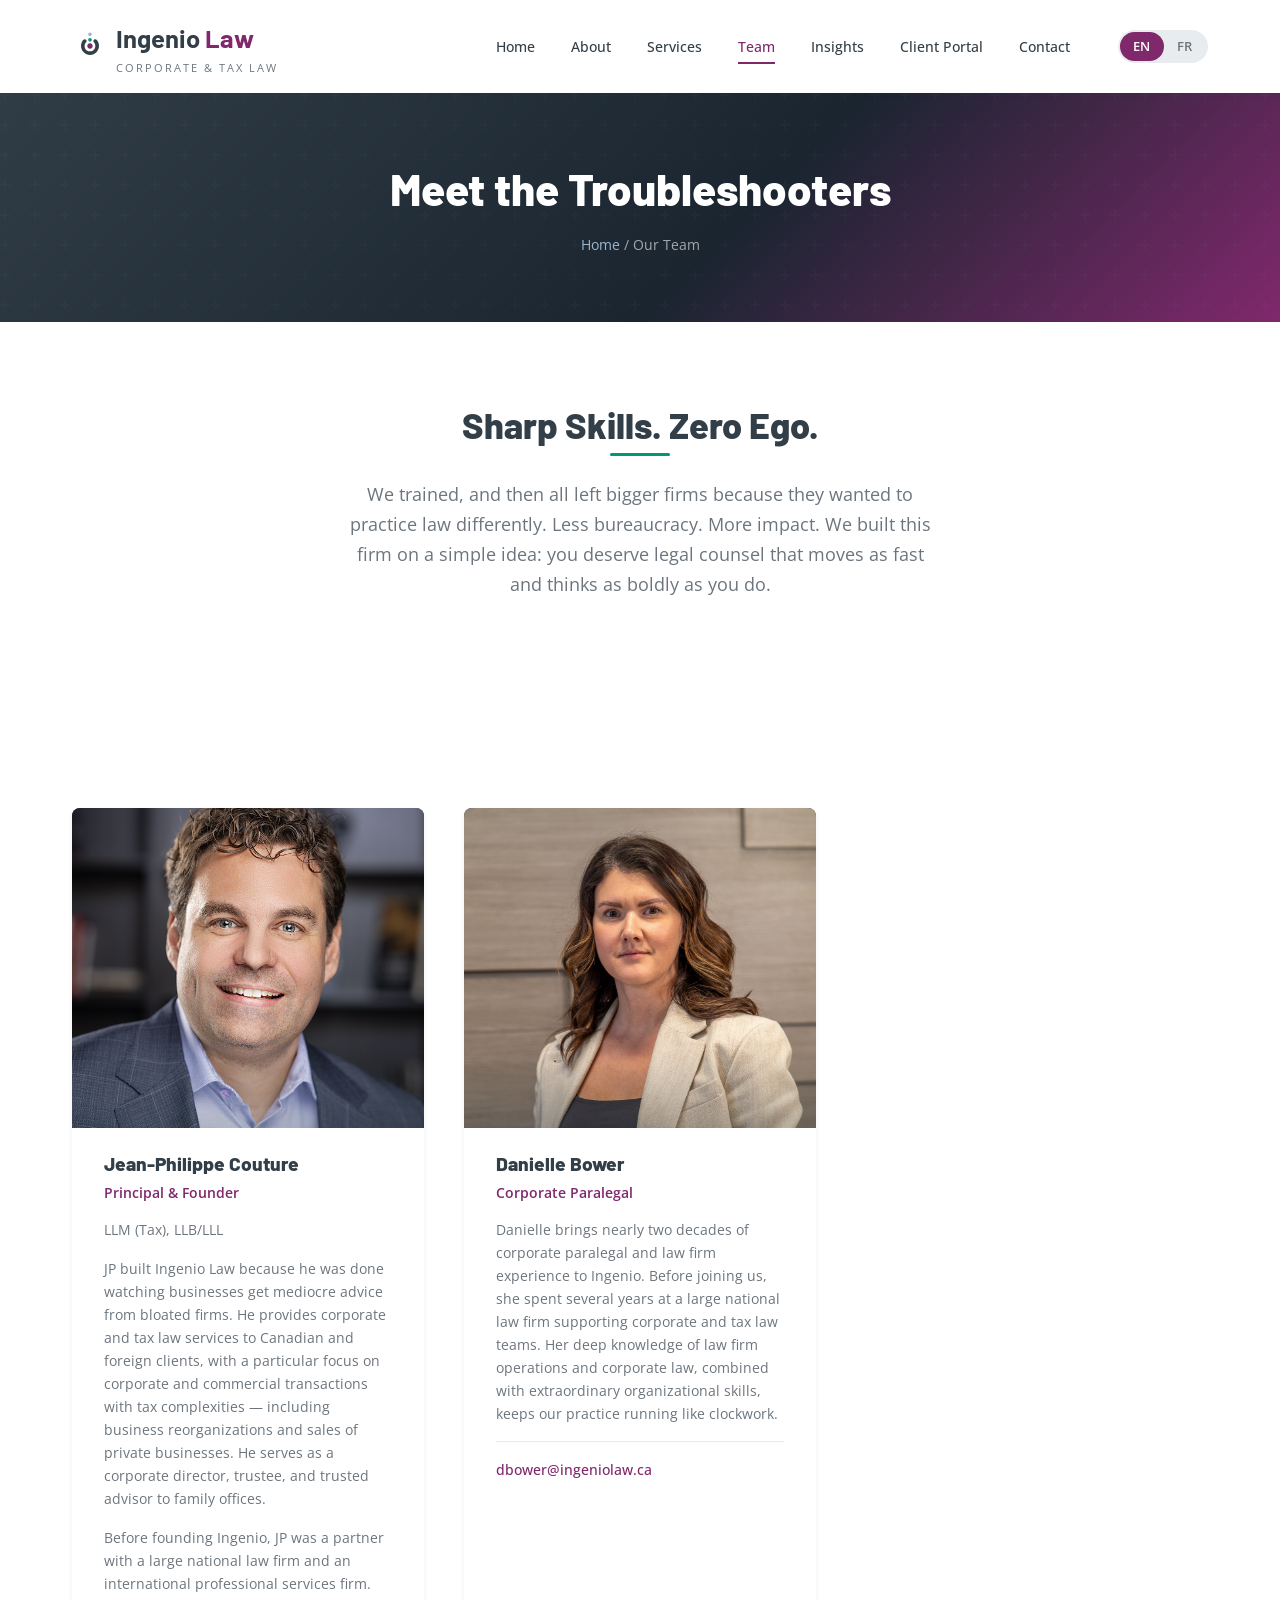
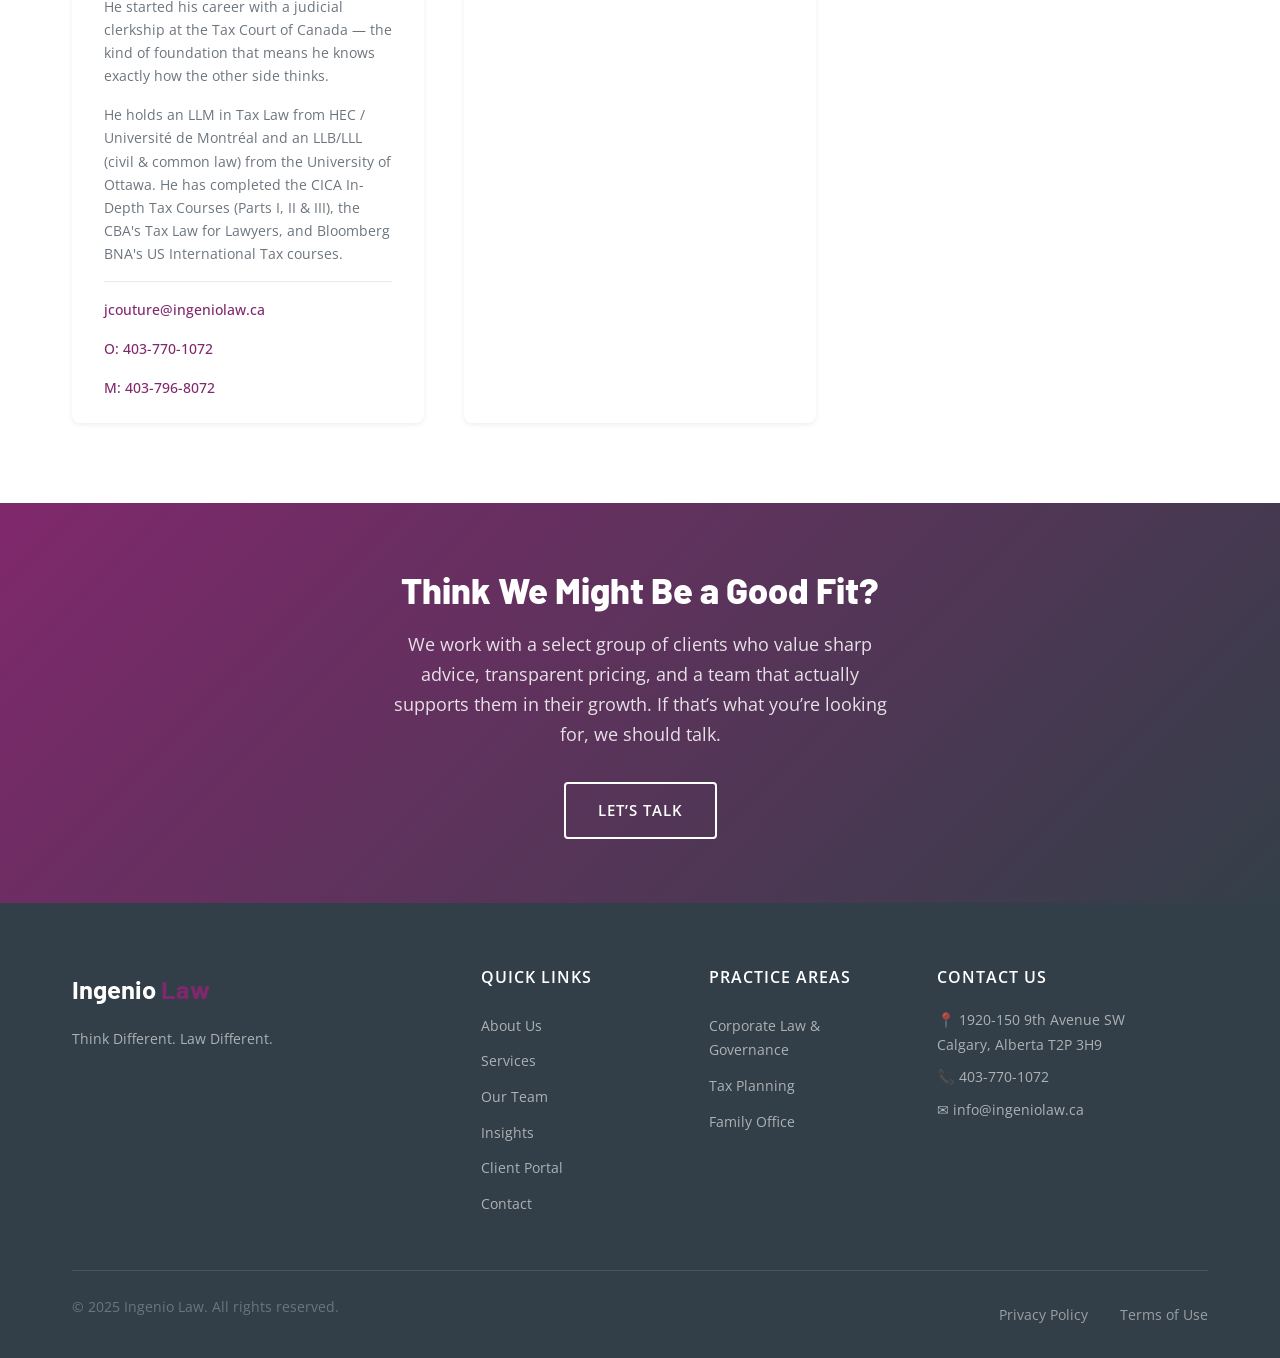
<file: team.html>
<!DOCTYPE html>
<html lang="en">
<head>
  <meta charset="UTF-8">
  <meta name="viewport" content="width=device-width, initial-scale=1.0">
  <meta name="description" content="Meet the Ingenio Law team - corporate and tax lawyers who left big firms to do things differently. Calgary, Alberta.">
  <title>Our Team | Ingenio Law - Corporate & Tax Boutique Law Firm</title>
  <link rel="preconnect" href="https://fonts.googleapis.com">
  <link rel="preconnect" href="https://fonts.gstatic.com" crossorigin>
  <link href="https://fonts.googleapis.com/css2?family=Barlow:wght@400;600;700;800&family=Noto+Serif:ital,wght@0,400;0,700;1,400&family=Open+Sans:wght@400;500;600;700&display=swap" rel="stylesheet">
  <link rel="stylesheet" href="css/styles.css">
</head>
<body>

  <!-- Header -->
  <header class="header" id="header">
    <div class="header-inner">
      <a href="index.html" class="logo">
        <img src="assets/images/Ingenio-Icon-RGB.svg" alt="Ingenio Law" class="logo-icon" width="36" height="36">
        <div>
          <span class="logo-text">Ingenio <span>Law</span></span>
          <span class="logo-tagline" data-en="Corporate & Tax Law" data-fr="Droit corporatif et fiscal">Corporate & Tax Law</span>
        </div>
      </a>

      <nav class="nav" id="nav">
        <ul class="nav-links">
          <li><a href="index.html" data-en="Home" data-fr="Accueil">Home</a></li>
          <li><a href="about.html" data-en="About" data-fr="&Agrave; propos">About</a></li>
          <li><a href="services.html" data-en="Services" data-fr="Services">Services</a></li>
          <li><a href="team.html" class="active" data-en="Team" data-fr="&Eacute;quipe">Team</a></li>
          <li><a href="blog.html" data-en="Insights" data-fr="Publications">Insights</a></li>
          <li><a href="client-portal.html" data-en="Client Portal" data-fr="Portail client">Client Portal</a></li>
          <li><a href="contact.html" data-en="Contact" data-fr="Contact">Contact</a></li>
        </ul>
        <div class="lang-toggle">
          <button class="active" data-lang="en">EN</button>
          <button data-lang="fr">FR</button>
        </div>
      </nav>

      <button class="mobile-menu-btn" id="mobileMenuBtn" aria-label="Toggle menu">
        <span></span>
        <span></span>
        <span></span>
      </button>
    </div>
  </header>

  <div class="nav-overlay" id="navOverlay"></div>

  <!-- Page Banner -->
  <section class="page-banner">
    <div class="container">
      <h1 data-en="Meet the Troubleshooters" data-fr="Voici les r&eacute;solveurs de probl&egrave;mes">Meet the Troubleshooters</h1>
      <nav class="breadcrumb" aria-label="Breadcrumb">
        <a href="index.html" data-en="Home" data-fr="Accueil">Home</a>
        <span>/</span>
        <span data-en="Our Team" data-fr="Notre &eacute;quipe">Our Team</span>
      </nav>
    </div>
  </section>

  <!-- Team Intro -->
  <section class="section">
    <div class="container">
      <div class="section-header fade-in">
        <h2 data-en="Sharp Skills. Zero Ego." data-fr="Comp&eacute;tences aff&ucirc;t&eacute;es. Z&eacute;ro ego.">Sharp Skills. Zero Ego.</h2>
        <p data-en="We trained, and then all left bigger firms because they wanted to practice law differently. Less bureaucracy. More impact. We built this firm on a simple idea: you deserve legal counsel that moves as fast and thinks as boldly as you do." data-fr="Nous nous sommes form&eacute;s, puis nous avons tous quitt&eacute; de plus grands cabinets parce que nous voulions pratiquer le droit autrement. Moins de bureaucratie. Plus d'impact. Nous avons b&acirc;ti ce cabinet sur une id&eacute;e simple&nbsp;: vous m&eacute;ritez des conseillers juridiques qui bougent aussi vite et pensent aussi audacieusement que vous.">We trained, and then all left bigger firms because they wanted to practice law differently. Less bureaucracy. More impact. We built this firm on a simple idea: you deserve legal counsel that moves as fast and thinks as boldly as you do.</p>
      </div>
    </div>
  </section>

  <!-- Team Grid -->
  <section class="section">
    <div class="container">
      <div class="team-grid">

        <!-- Jean-Philippe Couture - Principal & Founder -->
        <div class="team-card fade-in">
          <div class="team-photo">
            <img src="assets/images/Ingenio JP LinkedIn.jpg" alt="Jean-Philippe Couture" loading="lazy">
          </div>
          <div class="team-info">
            <h3>Jean-Philippe Couture</h3>
            <span class="title" data-en="Principal &amp; Founder" data-fr="Fondateur et avocat principal">Principal &amp; Founder</span>
            <p class="team-credentials" data-en="LLM (Tax), LLB/LLL" data-fr="LL.M. (fiscalit&eacute;), LL.B./LL.L.">LLM (Tax), LLB/LLL</p>
            <p data-en="JP built Ingenio Law because he was done watching businesses get mediocre advice from bloated firms. He provides corporate and tax law services to Canadian and foreign clients, with a particular focus on corporate and commercial transactions with tax complexities &mdash; including business reorganizations and sales of private businesses. He serves as a corporate director, trustee, and trusted advisor to family offices." data-fr="JP a fond&eacute; Ingenio Law parce qu'il en avait assez de voir les entreprises recevoir des conseils m&eacute;diocres de cabinets surdimensionn&eacute;s. Il offre des services en droit corporatif et fiscal &agrave; des clients canadiens et &eacute;trangers, avec un accent particulier sur les transactions corporatives et commerciales comportant des complexit&eacute;s fiscales &mdash; incluant les r&eacute;organisations d'entreprises et les ventes d'entreprises priv&eacute;es. Il agit comme administrateur de soci&eacute;t&eacute;, fiduciaire et conseiller de confiance aupr&egrave;s de bureaux familiaux.">JP built Ingenio Law because he was done watching businesses get mediocre advice from bloated firms. He provides corporate and tax law services to Canadian and foreign clients, with a particular focus on corporate and commercial transactions with tax complexities &mdash; including business reorganizations and sales of private businesses. He serves as a corporate director, trustee, and trusted advisor to family offices.</p>
            <p data-en="Before founding Ingenio, JP was a partner with a large national law firm and an international professional services firm. He started his career with a judicial clerkship at the Tax Court of Canada &mdash; the kind of foundation that means he knows exactly how the other side thinks." data-fr="Avant de fonder Ingenio, JP &eacute;tait associ&eacute; au sein d'un grand cabinet national et d'un cabinet international de services professionnels. Il a d&eacute;but&eacute; sa carri&egrave;re par un stage judiciaire aupr&egrave;s des juges de la Cour canadienne de l'imp&ocirc;t &mdash; le genre de fondation qui signifie qu'il sait exactement comment l'autre c&ocirc;t&eacute; pense.">Before founding Ingenio, JP was a partner with a large national law firm and an international professional services firm. He started his career with a judicial clerkship at the Tax Court of Canada &mdash; the kind of foundation that means he knows exactly how the other side thinks.</p>
            <p data-en="He holds an LLM in Tax Law from HEC / Universit&eacute; de Montr&eacute;al and an LLB/LLL (civil &amp; common law) from the University of Ottawa. He has completed the CICA In-Depth Tax Courses (Parts I, II &amp; III), the CBA's Tax Law for Lawyers, and Bloomberg BNA's US International Tax courses." data-fr="Il d&eacute;tient une LL.M. en droit fiscal de HEC / Universit&eacute; de Montr&eacute;al et un LL.B./LL.L. (droit civil et common law) de l'Universit&eacute; d'Ottawa. Il a compl&eacute;t&eacute; les cours approfondis en fiscalit&eacute; de l'ICCA (Parties I, II et III), le cours Droit fiscal pour avocats de l'ABC, et les cours de fiscalit&eacute; internationale am&eacute;ricaine de Bloomberg BNA.">He holds an LLM in Tax Law from HEC / Universit&eacute; de Montr&eacute;al and an LLB/LLL (civil &amp; common law) from the University of Ottawa. He has completed the CICA In-Depth Tax Courses (Parts I, II &amp; III), the CBA's Tax Law for Lawyers, and Bloomberg BNA's US International Tax courses.</p>
            <div class="contact-links" style="flex-direction: column; align-items: flex-start;">
              <a href="mailto:jcouture@ingeniolaw.ca">jcouture@ingeniolaw.ca</a>
              <a href="tel:403-770-1072">O: 403-770-1072</a>
              <a href="tel:403-796-8072">M: 403-796-8072</a>
            </div>
          </div>
        </div>

        <!-- Danielle Bower - Corporate Paralegal -->
        <div class="team-card fade-in">
          <div class="team-photo">
            <img src="assets/images/Danielle.png" alt="Danielle Bower" loading="lazy">
          </div>
          <div class="team-info">
            <h3>Danielle Bower</h3>
            <span class="title" data-en="Corporate Paralegal" data-fr="Parajuriste en droit corporatif">Corporate Paralegal</span>
            <p data-en="Danielle brings nearly two decades of corporate paralegal and law firm experience to Ingenio. Before joining us, she spent several years at a large national law firm supporting corporate and tax law teams. Her deep knowledge of law firm operations and corporate law, combined with extraordinary organizational skills, keeps our practice running like clockwork." data-fr="Danielle apporte pr&egrave;s de deux d&eacute;cennies d&rsquo;exp&eacute;rience en tant que parajuriste corporative et en cabinet d&rsquo;avocats &agrave; Ingenio. Avant de se joindre &agrave; nous, elle a pass&eacute; plusieurs ann&eacute;es au sein d&rsquo;un grand cabinet national, soutenant des &eacute;quipes de droit corporatif et de droit fiscal. Sa connaissance approfondie des op&eacute;rations de cabinet et du droit corporatif, combin&eacute;e &agrave; des comp&eacute;tences organisationnelles extraordinaires, permet &agrave; notre pratique de fonctionner comme une horloge.">Danielle brings nearly two decades of corporate paralegal and law firm experience to Ingenio. Before joining us, she spent several years at a large national law firm supporting corporate and tax law teams. Her deep knowledge of law firm operations and corporate law, combined with extraordinary organizational skills, keeps our practice running like clockwork.</p>
            <div class="contact-links">
              <a href="mailto:dbower@ingeniolaw.ca">dbower@ingeniolaw.ca</a>
            </div>
          </div>
        </div>

      </div>
    </div>
  </section>

  <!-- CTA Banner -->
  <section class="cta-banner">
    <div class="container fade-in">
      <h2 data-en="Think We Might Be a Good Fit?" data-fr="Vous pensez qu&rsquo;on pourrait bien travailler ensemble?">Think We Might Be a Good Fit?</h2>
      <p data-en="We work with a select group of clients who value sharp advice, transparent pricing, and a team that actually supports them in their growth. If that&rsquo;s what you&rsquo;re looking for, we should talk." data-fr="Nous travaillons avec un groupe s&eacute;lect de clients qui valorisent des conseils avis&eacute;s, une tarification transparente et une &eacute;quipe qui les accompagne v&eacute;ritablement dans leur croissance. Si c&rsquo;est ce que vous recherchez, on devrait se parler.">We work with a select group of clients who value sharp advice, transparent pricing, and a team that actually supports them in their growth. If that&rsquo;s what you&rsquo;re looking for, we should talk.</p>
      <a href="contact.html" class="btn btn-outline" data-en="Let&rsquo;s Talk" data-fr="Parlons-nous">Let&rsquo;s Talk</a>
    </div>
  </section>

  <!-- Footer -->
  <footer class="footer">
    <div class="container">
      <div class="footer-grid">
        <div class="footer-about">
          <span class="logo-text">Ingenio <span>Law</span></span>
          <p data-en="Think Different. Law Different." data-fr="Penser diff&eacute;remment. Pratiquer diff&eacute;remment.">Think Different. Law Different.</p>
        </div>
        <div class="footer-links">
          <h4 data-en="Quick Links" data-fr="Liens rapides">Quick Links</h4>
          <ul>
            <li><a href="about.html" data-en="About Us" data-fr="&Agrave; propos">About Us</a></li>
            <li><a href="services.html" data-en="Services" data-fr="Services">Services</a></li>
            <li><a href="team.html" data-en="Our Team" data-fr="Notre &eacute;quipe">Our Team</a></li>
            <li><a href="blog.html" data-en="Insights" data-fr="Publications">Insights</a></li>
            <li><a href="client-portal.html" data-en="Client Portal" data-fr="Portail client">Client Portal</a></li>
            <li><a href="contact.html" data-en="Contact" data-fr="Contact">Contact</a></li>
          </ul>
        </div>
        <div class="footer-links">
          <h4 data-en="Practice Areas" data-fr="Domaines de pratique">Practice Areas</h4>
          <ul>
            <li><a href="services.html" data-en="Corporate Law &amp; Governance" data-fr="Droit corporatif et gouvernance">Corporate Law &amp; Governance</a></li>
            <li><a href="services.html" data-en="Tax Planning" data-fr="Planification fiscale">Tax Planning</a></li>
            <li><a href="services.html" data-en="Family Office" data-fr="Bureau familial">Family Office</a></li>
          </ul>
        </div>
        <div class="footer-contact">
          <h4 data-en="Contact Us" data-fr="Nous joindre">Contact Us</h4>
          <p>&#128205; 1920-150 9th Avenue SW<br>Calgary, Alberta T2P 3H9</p>
          <p>&#128222; 403-770-1072</p>
          <p>&#9993; info@ingeniolaw.ca</p>
        </div>
      </div>
      <div class="footer-bottom">
        <p>&copy; 2025 Ingenio Law. <span data-en="All rights reserved." data-fr="Tous droits r&eacute;serv&eacute;s.">All rights reserved.</span></p>
        <div class="footer-legal">
          <a href="#" data-en="Privacy Policy" data-fr="Politique de confidentialit&eacute;">Privacy Policy</a>
          <a href="#" data-en="Terms of Use" data-fr="Conditions d'utilisation">Terms of Use</a>
        </div>
      </div>
    </div>
  </footer>

  <script src="js/main.js"></script>
</body>
</html>
</file>
<file: css/styles.css>
/* ===========================
   Ingenio Law - Main Stylesheet
   Colors: #333F48, #80286C, #009776, #9BB8D3
   =========================== */

/* --- CSS Variables --- */
:root {
  --color-dark: #333F48;
  --color-purple: #80286C;
  --color-teal: #009776;
  --color-light-blue: #9BB8D3;
  --color-white: #ffffff;
  --color-off-white: #f8f9fa;
  --color-light-gray: #e9ecef;
  --color-medium-gray: #6c757d;
  --color-dark-overlay: rgba(51, 63, 72, 0.9);
  --font-heading: 'Barlow', Arial, Helvetica, sans-serif;
  --font-body: 'Open Sans', -apple-system, BlinkMacSystemFont, 'Segoe UI', Roboto, sans-serif;
  --font-blog: 'Noto Serif', Georgia, 'Times New Roman', serif;
  --max-width: 1200px;
  --transition: all 0.3s ease;
  --shadow-sm: 0 2px 4px rgba(51, 63, 72, 0.08);
  --shadow-md: 0 4px 12px rgba(51, 63, 72, 0.12);
  --shadow-lg: 0 8px 24px rgba(51, 63, 72, 0.16);
  --radius-sm: 4px;
  --radius-md: 8px;
  --radius-lg: 12px;
}

/* --- Reset & Base --- */
*,
*::before,
*::after {
  box-sizing: border-box;
  margin: 0;
  padding: 0;
}

html {
  scroll-behavior: smooth;
  font-size: 16px;
}

body {
  font-family: var(--font-body);
  color: var(--color-dark);
  line-height: 1.7;
  background-color: var(--color-white);
  -webkit-font-smoothing: antialiased;
  -moz-osx-font-smoothing: grayscale;
}

img {
  max-width: 100%;
  height: auto;
  display: block;
}

a {
  color: var(--color-purple);
  text-decoration: none;
  transition: var(--transition);
}

a:hover {
  color: var(--color-teal);
}

ul {
  list-style: none;
}

/* --- Typography --- */
h1, h2, h3, h4, h5, h6 {
  font-family: var(--font-heading);
  color: var(--color-dark);
  line-height: 1.3;
  font-weight: 800;
}

h1 { font-size: 3rem; }
h2 { font-size: 2.25rem; }
h3 { font-size: 1.5rem; }
h4 { font-size: 1.25rem; }

p {
  margin-bottom: 1rem;
  color: var(--color-medium-gray);
}

/* --- Utility Classes --- */
.container {
  max-width: var(--max-width);
  margin: 0 auto;
  padding: 0 2rem;
}

.section {
  padding: 5rem 0;
}

.section-sm {
  padding: 3rem 0;
}

.text-center {
  text-align: center;
}

.section-header {
  text-align: center;
  margin-bottom: 3rem;
}

.section-header h2 {
  margin-bottom: 1rem;
  position: relative;
  display: inline-block;
}

.section-header h2::after {
  content: '';
  position: absolute;
  bottom: -8px;
  left: 50%;
  transform: translateX(-50%);
  width: 60px;
  height: 3px;
  background: var(--color-teal);
  border-radius: 2px;
}

.section-header p {
  max-width: 600px;
  margin: 1rem auto 0;
  font-size: 1.1rem;
}

/* --- Buttons --- */
.btn {
  display: inline-block;
  padding: 0.875rem 2rem;
  font-family: var(--font-body);
  font-size: 0.95rem;
  font-weight: 600;
  text-transform: uppercase;
  letter-spacing: 1px;
  border: 2px solid transparent;
  border-radius: var(--radius-sm);
  cursor: pointer;
  transition: var(--transition);
  text-align: center;
}

.btn-primary {
  background-color: var(--color-purple);
  color: var(--color-white);
  border-color: var(--color-purple);
}

.btn-primary:hover {
  background-color: transparent;
  color: var(--color-purple);
}

.btn-secondary {
  background-color: var(--color-teal);
  color: var(--color-white);
  border-color: var(--color-teal);
}

.btn-secondary:hover {
  background-color: transparent;
  color: var(--color-teal);
}

.btn-outline {
  background-color: transparent;
  color: var(--color-white);
  border-color: var(--color-white);
}

.btn-outline:hover {
  background-color: var(--color-white);
  color: var(--color-dark);
}

.btn-outline-dark {
  background-color: transparent;
  color: var(--color-dark);
  border-color: var(--color-dark);
}

.btn-outline-dark:hover {
  background-color: var(--color-dark);
  color: var(--color-white);
}

/* --- Header / Navigation --- */
.header {
  position: fixed;
  top: 0;
  left: 0;
  width: 100%;
  z-index: 1000;
  background: var(--color-white);
  box-shadow: var(--shadow-sm);
  transition: var(--transition);
}

.header.scrolled {
  box-shadow: var(--shadow-md);
}

.header-inner {
  display: flex;
  align-items: center;
  justify-content: space-between;
  padding: 1rem 2rem;
  max-width: var(--max-width);
  margin: 0 auto;
}

.logo {
  display: flex;
  align-items: center;
  gap: 0.5rem;
}

.logo-text {
  font-family: var(--font-heading);
  font-size: 1.6rem;
  font-weight: 700;
  color: var(--color-dark);
}

.logo-text span {
  color: var(--color-purple);
}

.logo-icon {
  width: 36px;
  height: 36px;
  flex-shrink: 0;
}

.logo-tagline {
  font-size: 0.7rem;
  text-transform: uppercase;
  letter-spacing: 2px;
  color: var(--color-medium-gray);
  display: block;
  margin-top: -2px;
}

.nav {
  display: flex;
  align-items: center;
  gap: 2rem;
}

.nav-links {
  display: flex;
  align-items: center;
  gap: 0.25rem;
}

.nav-links a {
  padding: 0.5rem 1rem;
  color: var(--color-dark);
  font-size: 0.9rem;
  font-weight: 500;
  border-radius: var(--radius-sm);
  position: relative;
}

.nav-links a:hover,
.nav-links a.active {
  color: var(--color-purple);
}

.nav-links a::after {
  content: '';
  position: absolute;
  bottom: 0;
  left: 1rem;
  right: 1rem;
  height: 2px;
  background: var(--color-purple);
  transform: scaleX(0);
  transition: transform 0.3s ease;
}

.nav-links a:hover::after,
.nav-links a.active::after {
  transform: scaleX(1);
}

/* Language Toggle */
.lang-toggle {
  display: flex;
  align-items: center;
  background: var(--color-light-gray);
  border-radius: 20px;
  padding: 2px;
  gap: 0;
}

.lang-toggle button {
  padding: 0.35rem 0.85rem;
  border: none;
  border-radius: 18px;
  font-size: 0.8rem;
  font-weight: 600;
  cursor: pointer;
  transition: var(--transition);
  background: transparent;
  color: var(--color-medium-gray);
  font-family: var(--font-body);
}

.lang-toggle button.active {
  background: var(--color-purple);
  color: var(--color-white);
}

/* Mobile Menu */
.mobile-menu-btn {
  display: none;
  flex-direction: column;
  gap: 5px;
  background: none;
  border: none;
  cursor: pointer;
  padding: 5px;
}

.mobile-menu-btn span {
  display: block;
  width: 25px;
  height: 2px;
  background: var(--color-dark);
  transition: var(--transition);
  border-radius: 2px;
}

.mobile-menu-btn.active span:nth-child(1) {
  transform: rotate(45deg) translate(5px, 5px);
}

.mobile-menu-btn.active span:nth-child(2) {
  opacity: 0;
}

.mobile-menu-btn.active span:nth-child(3) {
  transform: rotate(-45deg) translate(5px, -5px);
}

/* --- Hero Section --- */
.hero {
  min-height: 90vh;
  display: flex;
  align-items: center;
  position: relative;
  background: linear-gradient(135deg, var(--color-dark) 0%, #1a2530 60%, var(--color-purple) 100%);
  overflow: hidden;
  padding-top: 80px;
}

.hero::before {
  content: '';
  position: absolute;
  top: 0;
  left: 0;
  width: 100%;
  height: 100%;
  background: url("data:image/svg+xml,%3Csvg width='60' height='60' viewBox='0 0 60 60' xmlns='http://www.w3.org/2000/svg'%3E%3Cg fill='none' fill-rule='evenodd'%3E%3Cg fill='%239BB8D3' fill-opacity='0.05'%3E%3Cpath d='M36 34v-4h-2v4h-4v2h4v4h2v-4h4v-2h-4zm0-30V0h-2v4h-4v2h4v4h2V6h4V4h-4zM6 34v-4H4v4H0v2h4v4h2v-4h4v-2H6zM6 4V0H4v4H0v2h4v4h2V6h4V4H6z'/%3E%3C/g%3E%3C/g%3E%3C/svg%3E");
  opacity: 0.5;
}

.hero-content {
  position: relative;
  z-index: 2;
  max-width: 700px;
}

.hero h1 {
  color: var(--color-white);
  font-size: 3.5rem;
  margin-bottom: 1.5rem;
  line-height: 1.15;
}

.hero h1 .accent {
  color: var(--color-light-blue);
}

.hero p {
  color: rgba(255, 255, 255, 0.85);
  font-size: 1.2rem;
  margin-bottom: 2rem;
  max-width: 550px;
  line-height: 1.8;
}

.hero-buttons {
  display: flex;
  gap: 1rem;
  flex-wrap: wrap;
}

.hero-decoration {
  position: absolute;
  right: -5%;
  top: 50%;
  transform: translateY(-50%);
  width: 500px;
  height: 500px;
  border: 2px solid rgba(155, 184, 211, 0.15);
  border-radius: 50%;
}

.hero-decoration::before {
  content: '';
  position: absolute;
  top: 40px;
  left: 40px;
  right: 40px;
  bottom: 40px;
  border: 2px solid rgba(128, 40, 108, 0.2);
  border-radius: 50%;
}

/* --- About Preview / Intro Section --- */
.intro {
  background: var(--color-off-white);
}

.intro-grid {
  display: grid;
  grid-template-columns: 1fr 1fr;
  gap: 4rem;
  align-items: center;
}

.intro-content h2 {
  margin-bottom: 1.5rem;
}

.intro-content p {
  font-size: 1.05rem;
}

.intro-stats {
  display: grid;
  grid-template-columns: 1fr 1fr;
  gap: 2rem;
  margin-top: 2rem;
}

.stat-item {
  text-align: center;
  padding: 1.5rem;
  background: var(--color-white);
  border-radius: var(--radius-md);
  box-shadow: var(--shadow-sm);
}

.stat-number {
  font-family: var(--font-heading);
  font-size: 2.5rem;
  font-weight: 700;
  color: var(--color-purple);
  display: block;
}

.stat-label {
  font-size: 0.85rem;
  color: var(--color-medium-gray);
  text-transform: uppercase;
  letter-spacing: 1px;
  margin-top: 0.25rem;
}

/* --- Practice Areas / Services --- */
.services-grid {
  display: grid;
  grid-template-columns: repeat(3, 1fr);
  gap: 2rem;
}

.service-card {
  background: var(--color-white);
  padding: 2.5rem 2rem;
  border-radius: var(--radius-md);
  box-shadow: var(--shadow-sm);
  transition: var(--transition);
  border-top: 3px solid transparent;
  position: relative;
  overflow: hidden;
}

.service-card:hover {
  transform: translateY(-4px);
  box-shadow: var(--shadow-lg);
  border-top-color: var(--color-teal);
}

.service-card-icon {
  width: 56px;
  height: 56px;
  background: linear-gradient(135deg, var(--color-purple), var(--color-teal));
  border-radius: var(--radius-md);
  display: flex;
  align-items: center;
  justify-content: center;
  margin-bottom: 1.5rem;
  font-size: 1.5rem;
  color: var(--color-white);
}

.service-card h3 {
  margin-bottom: 1rem;
  font-size: 1.25rem;
}

.service-card p {
  font-size: 0.95rem;
  line-height: 1.7;
}

.service-card .learn-more {
  display: inline-flex;
  align-items: center;
  gap: 0.5rem;
  margin-top: 1rem;
  font-weight: 600;
  font-size: 0.9rem;
  color: var(--color-purple);
}

.service-card .learn-more:hover {
  gap: 0.75rem;
}

/* --- Team Section --- */
.team-grid {
  display: grid;
  grid-template-columns: repeat(3, 1fr);
  gap: 2.5rem;
}

.team-card {
  background: var(--color-white);
  border-radius: var(--radius-md);
  overflow: hidden;
  box-shadow: var(--shadow-sm);
  transition: var(--transition);
}

.team-card:hover {
  box-shadow: var(--shadow-lg);
  transform: translateY(-4px);
}

.team-photo {
  width: 100%;
  height: 320px;
  background: linear-gradient(135deg, var(--color-dark), var(--color-purple));
  display: flex;
  align-items: center;
  justify-content: center;
  color: var(--color-white);
  font-size: 3rem;
  font-family: var(--font-heading);
  position: relative;
  overflow: hidden;
}

.team-photo img {
  width: 100%;
  height: 100%;
  object-fit: cover;
  object-position: center top;
}

.team-photo::after {
  content: '';
  position: absolute;
  bottom: 0;
  left: 0;
  right: 0;
  height: 80px;
  background: linear-gradient(transparent, rgba(51, 63, 72, 0.3));
}

.team-info {
  padding: 1.5rem 2rem;
}

.team-info h3 {
  margin-bottom: 0.25rem;
  font-size: 1.2rem;
}

.team-info .title {
  color: var(--color-purple);
  font-weight: 600;
  font-size: 0.9rem;
  margin-bottom: 0.75rem;
  display: block;
}

.team-info p {
  font-size: 0.9rem;
  line-height: 1.6;
}

.team-info .contact-links {
  display: flex;
  gap: 1rem;
  margin-top: 1rem;
  padding-top: 1rem;
  border-top: 1px solid var(--color-light-gray);
}

.team-info .contact-links a {
  font-size: 0.85rem;
  font-weight: 500;
}

/* --- Testimonials --- */
.testimonials {
  background: var(--color-dark);
  color: var(--color-white);
}

.testimonial-slider {
  max-width: 800px;
  margin: 0 auto;
  text-align: center;
}

.testimonial-item {
  padding: 2rem;
}

.testimonial-text {
  font-family: var(--font-blog);
  font-size: 1.4rem;
  font-style: italic;
  line-height: 1.8;
  color: rgba(255, 255, 255, 0.9);
  margin-bottom: 1.5rem;
}

.testimonial-author {
  font-size: 0.95rem;
  color: var(--color-light-blue);
  font-weight: 600;
}

.testimonial-role {
  font-size: 0.85rem;
  color: rgba(255, 255, 255, 0.5);
}

/* --- Blog / Insights --- */
.blog-grid {
  display: grid;
  grid-template-columns: repeat(3, 1fr);
  gap: 2rem;
}

.blog-card {
  background: var(--color-white);
  border-radius: var(--radius-md);
  overflow: hidden;
  box-shadow: var(--shadow-sm);
  transition: var(--transition);
}

.blog-card:hover {
  box-shadow: var(--shadow-lg);
  transform: translateY(-4px);
}

.blog-card-image {
  width: 100%;
  height: 200px;
  background: linear-gradient(135deg, var(--color-light-blue), var(--color-teal));
  display: flex;
  align-items: center;
  justify-content: center;
}

.blog-card-image .category-badge {
  background: var(--color-purple);
  color: var(--color-white);
  padding: 0.35rem 1rem;
  border-radius: 20px;
  font-size: 0.75rem;
  font-weight: 600;
  text-transform: uppercase;
  letter-spacing: 1px;
}

.blog-card-body {
  padding: 1.5rem 2rem;
}

.blog-card-date {
  font-size: 0.8rem;
  color: var(--color-medium-gray);
  margin-bottom: 0.5rem;
}

.blog-card-body h3 {
  font-family: var(--font-blog);
  font-size: 1.15rem;
  margin-bottom: 0.75rem;
  line-height: 1.4;
}

.blog-card-body h3 a {
  color: var(--color-dark);
}

.blog-card-body h3 a:hover {
  color: var(--color-purple);
}

.blog-card-body p {
  font-size: 0.9rem;
}

.blog-card-body .read-more {
  display: inline-flex;
  align-items: center;
  gap: 0.5rem;
  margin-top: 0.75rem;
  font-size: 0.9rem;
  font-weight: 600;
  color: var(--color-purple);
}

/* --- Contact Section --- */
.contact-grid {
  display: grid;
  grid-template-columns: 1fr 1fr;
  gap: 4rem;
}

.contact-info h3 {
  margin-bottom: 1.5rem;
}

.contact-detail {
  display: flex;
  gap: 1rem;
  margin-bottom: 1.5rem;
  align-items: flex-start;
}

.contact-detail-icon {
  width: 44px;
  height: 44px;
  background: linear-gradient(135deg, var(--color-purple), var(--color-teal));
  border-radius: var(--radius-sm);
  display: flex;
  align-items: center;
  justify-content: center;
  color: var(--color-white);
  font-size: 1rem;
  flex-shrink: 0;
}

.contact-detail h4 {
  font-family: var(--font-body);
  font-size: 0.95rem;
  font-weight: 600;
  margin-bottom: 0.25rem;
}

.contact-detail p {
  font-size: 0.9rem;
  margin: 0;
}

.contact-form {
  background: var(--color-off-white);
  padding: 2.5rem;
  border-radius: var(--radius-md);
}

.form-group {
  margin-bottom: 1.25rem;
}

.form-group label {
  display: block;
  font-size: 0.9rem;
  font-weight: 600;
  margin-bottom: 0.5rem;
  color: var(--color-dark);
}

.form-group input,
.form-group select,
.form-group textarea {
  width: 100%;
  padding: 0.85rem 1rem;
  border: 1px solid var(--color-light-gray);
  border-radius: var(--radius-sm);
  font-family: var(--font-body);
  font-size: 0.95rem;
  color: var(--color-dark);
  transition: var(--transition);
  background: var(--color-white);
}

.form-group input:focus,
.form-group select:focus,
.form-group textarea:focus {
  outline: none;
  border-color: var(--color-purple);
  box-shadow: 0 0 0 3px rgba(128, 40, 108, 0.1);
}

.form-group textarea {
  min-height: 140px;
  resize: vertical;
}

.form-row {
  display: grid;
  grid-template-columns: 1fr 1fr;
  gap: 1rem;
}

/* --- CTA Banner --- */
.cta-banner {
  background: linear-gradient(135deg, var(--color-purple), var(--color-dark));
  color: var(--color-white);
  text-align: center;
  padding: 4rem 2rem;
}

.cta-banner h2 {
  color: var(--color-white);
  margin-bottom: 1rem;
}

.cta-banner p {
  color: rgba(255, 255, 255, 0.85);
  max-width: 500px;
  margin: 0 auto 2rem;
  font-size: 1.1rem;
}

/* --- Footer --- */
.footer {
  background: var(--color-dark);
  color: rgba(255, 255, 255, 0.7);
  padding: 4rem 0 0;
}

.footer-grid {
  display: grid;
  grid-template-columns: 2fr 1fr 1fr 1.5fr;
  gap: 3rem;
  margin-bottom: 3rem;
}

.footer h4 {
  color: var(--color-white);
  font-family: var(--font-body);
  font-size: 1rem;
  font-weight: 600;
  margin-bottom: 1.25rem;
  text-transform: uppercase;
  letter-spacing: 1px;
}

.footer-about .logo-text {
  color: var(--color-white);
  margin-bottom: 1rem;
  display: inline-block;
}

.footer-about p {
  font-size: 0.9rem;
  color: rgba(255, 255, 255, 0.6);
  line-height: 1.7;
}

.footer-links a {
  display: block;
  padding: 0.35rem 0;
  color: rgba(255, 255, 255, 0.6);
  font-size: 0.9rem;
  transition: var(--transition);
}

.footer-links a:hover {
  color: var(--color-white);
  padding-left: 0.25rem;
}

.footer-contact p {
  font-size: 0.9rem;
  color: rgba(255, 255, 255, 0.6);
  margin-bottom: 0.5rem;
  display: flex;
  align-items: center;
  gap: 0.5rem;
}

.footer-bottom {
  border-top: 1px solid rgba(255, 255, 255, 0.1);
  padding: 1.5rem 0;
  display: flex;
  justify-content: space-between;
  align-items: center;
  font-size: 0.85rem;
}

.footer-bottom a {
  color: rgba(255, 255, 255, 0.5);
}

.footer-bottom a:hover {
  color: var(--color-white);
}

.footer-legal {
  display: flex;
  gap: 2rem;
}

/* --- Page Banner (inner pages) --- */
.page-banner {
  background: linear-gradient(135deg, var(--color-dark) 0%, #1a2530 60%, var(--color-purple) 100%);
  padding: 10rem 0 4rem;
  text-align: center;
  position: relative;
  overflow: hidden;
}

.page-banner::before {
  content: '';
  position: absolute;
  top: 0;
  left: 0;
  width: 100%;
  height: 100%;
  background: url("data:image/svg+xml,%3Csvg width='60' height='60' viewBox='0 0 60 60' xmlns='http://www.w3.org/2000/svg'%3E%3Cg fill='none' fill-rule='evenodd'%3E%3Cg fill='%239BB8D3' fill-opacity='0.05'%3E%3Cpath d='M36 34v-4h-2v4h-4v2h4v4h2v-4h4v-2h-4zm0-30V0h-2v4h-4v2h4v4h2V6h4V4h-4zM6 34v-4H4v4H0v2h4v4h2v-4h4v-2H6zM6 4V0H4v4H0v2h4v4h2V6h4V4H6z'/%3E%3C/g%3E%3C/g%3E%3C/svg%3E");
  opacity: 0.5;
}

.page-banner h1 {
  color: var(--color-white);
  font-size: 2.75rem;
  position: relative;
  z-index: 1;
}

.page-banner .breadcrumb {
  position: relative;
  z-index: 1;
  margin-top: 1rem;
  font-size: 0.9rem;
  color: rgba(255, 255, 255, 0.6);
}

.page-banner .breadcrumb a {
  color: var(--color-light-blue);
}

/* --- About Page --- */
.about-values {
  display: grid;
  grid-template-columns: repeat(3, 1fr);
  gap: 2rem;
  margin-top: 3rem;
}

.value-card {
  text-align: center;
  padding: 2.5rem 2rem;
  background: var(--color-white);
  border-radius: var(--radius-md);
  box-shadow: var(--shadow-sm);
  transition: var(--transition);
}

.value-card:hover {
  box-shadow: var(--shadow-md);
  transform: translateY(-2px);
}

.value-card-icon {
  width: 64px;
  height: 64px;
  background: linear-gradient(135deg, rgba(128, 40, 108, 0.1), rgba(0, 151, 118, 0.1));
  border-radius: 50%;
  display: flex;
  align-items: center;
  justify-content: center;
  margin: 0 auto 1.25rem;
  font-size: 1.5rem;
}

.value-card h3 {
  margin-bottom: 0.75rem;
}

.value-card p {
  font-size: 0.9rem;
}

/* --- Timeline / History --- */
.timeline {
  position: relative;
  padding: 2rem 0;
}

.timeline::before {
  content: '';
  position: absolute;
  left: 50%;
  top: 0;
  bottom: 0;
  width: 2px;
  background: var(--color-light-gray);
  transform: translateX(-50%);
}

.timeline-item {
  display: flex;
  justify-content: flex-end;
  padding-right: calc(50% + 2rem);
  margin-bottom: 3rem;
  position: relative;
}

.timeline-item:nth-child(even) {
  justify-content: flex-start;
  padding-right: 0;
  padding-left: calc(50% + 2rem);
}

.timeline-item::after {
  content: '';
  position: absolute;
  left: 50%;
  top: 0.5rem;
  width: 14px;
  height: 14px;
  background: var(--color-purple);
  border-radius: 50%;
  transform: translateX(-50%);
  border: 3px solid var(--color-white);
  box-shadow: var(--shadow-sm);
}

.timeline-content {
  max-width: 400px;
}

.timeline-year {
  font-family: var(--font-heading);
  font-size: 1.5rem;
  color: var(--color-teal);
  font-weight: 700;
  margin-bottom: 0.5rem;
}

/* --- Blog Detail --- */
.blog-list {
  display: grid;
  grid-template-columns: 2fr 1fr;
  gap: 3rem;
}

.blog-sidebar {
  padding: 2rem;
  background: var(--color-off-white);
  border-radius: var(--radius-md);
  height: fit-content;
}

.blog-sidebar h4 {
  margin-bottom: 1rem;
  font-family: var(--font-body);
  font-weight: 600;
}

.blog-sidebar .category-list a {
  display: block;
  padding: 0.5rem 0;
  color: var(--color-medium-gray);
  border-bottom: 1px solid var(--color-light-gray);
  font-size: 0.9rem;
}

.blog-sidebar .category-list a:hover {
  color: var(--color-purple);
}

/* --- Article Detail --- */
.article-detail {
  max-width: 100%;
}

.article-meta {
  display: flex;
  align-items: center;
  gap: 1rem;
  margin-bottom: 1.5rem;
}

.article-category {
  background: var(--color-purple);
  color: var(--color-white);
  padding: 0.3rem 1rem;
  border-radius: 20px;
  font-size: 0.75rem;
  font-weight: 600;
  text-transform: uppercase;
  letter-spacing: 1px;
}

.article-date {
  font-size: 0.85rem;
  color: var(--color-medium-gray);
}

.article-title {
  font-family: var(--font-blog);
  font-size: 2.25rem;
  font-weight: 700;
  line-height: 1.3;
  margin-bottom: 0.75rem;
  color: var(--color-dark);
}

.article-byline {
  font-size: 0.9rem;
  color: var(--color-medium-gray);
  margin-bottom: 2.5rem;
  padding-bottom: 2rem;
  border-bottom: 2px solid var(--color-light-gray);
}

.article-body h2 {
  font-size: 1.5rem;
  margin-top: 2.5rem;
  margin-bottom: 1rem;
  color: var(--color-dark);
  position: relative;
  padding-bottom: 0.5rem;
}

.article-body h2::after {
  content: '';
  position: absolute;
  bottom: 0;
  left: 0;
  width: 40px;
  height: 3px;
  background: var(--color-teal);
  border-radius: 2px;
}

.article-body p {
  font-size: 1rem;
  line-height: 1.8;
  margin-bottom: 1.25rem;
  color: var(--color-medium-gray);
}

.article-list {
  margin: 1.5rem 0 2rem;
  padding-left: 0;
}

.article-list li {
  position: relative;
  padding: 0.85rem 0 0.85rem 1.75rem;
  font-size: 1rem;
  line-height: 1.7;
  color: var(--color-medium-gray);
  border-bottom: 1px solid var(--color-light-gray);
}

.article-list li:last-child {
  border-bottom: none;
}

.article-list li::before {
  content: '';
  position: absolute;
  left: 0;
  top: 1.25rem;
  width: 8px;
  height: 8px;
  background: var(--color-teal);
  border-radius: 50%;
}

.article-list li strong {
  color: var(--color-dark);
}

/* --- Article Tables --- */
.article-table-wrapper {
  overflow-x: auto;
  margin: 1.5rem 0 2rem;
  border-radius: var(--radius-md);
  box-shadow: var(--shadow-sm);
}

.article-table {
  width: 100%;
  border-collapse: collapse;
  font-size: 0.9rem;
  min-width: 500px;
}

.article-table thead {
  background: var(--color-dark);
}

.article-table thead th {
  color: var(--color-white);
  font-family: var(--font-heading);
  font-weight: 700;
  font-size: 0.85rem;
  text-transform: uppercase;
  letter-spacing: 0.5px;
  padding: 1rem 1.25rem;
  text-align: left;
  border: none;
}

.article-table tbody tr {
  border-bottom: 1px solid var(--color-light-gray);
  transition: var(--transition);
}

.article-table tbody tr:last-child {
  border-bottom: none;
}

.article-table tbody tr:nth-child(even) {
  background: var(--color-off-white);
}

.article-table tbody tr:hover {
  background: rgba(155, 184, 211, 0.12);
}

.article-table tbody td {
  padding: 0.85rem 1.25rem;
  color: var(--color-medium-gray);
  line-height: 1.6;
  vertical-align: top;
}

.article-table tbody td strong {
  color: var(--color-dark);
  font-weight: 600;
}

.article-table-comparison tbody td:first-child {
  min-width: 180px;
  background: rgba(51, 63, 72, 0.03);
  font-weight: 500;
}

/* --- Article CTA Box --- */
.article-cta {
  margin-top: 3rem;
  padding: 2.5rem;
  background: linear-gradient(135deg, rgba(128, 40, 108, 0.05), rgba(0, 151, 118, 0.05));
  border-radius: var(--radius-md);
  border-left: 4px solid var(--color-purple);
}

.article-cta p {
  color: var(--color-dark);
}

.article-cta p strong {
  font-size: 1.15rem;
}

.article-cta .btn {
  margin-top: 0.5rem;
}

@media (max-width: 768px) {
  .article-title {
    font-size: 1.65rem;
  }

  .article-body h2 {
    font-size: 1.3rem;
  }

  .article-table {
    font-size: 0.8rem;
  }

  .article-table thead th,
  .article-table tbody td {
    padding: 0.65rem 0.85rem;
  }

  .article-cta {
    padding: 1.5rem;
  }
}

/* --- Portal Cards & Forms --- */
.portal-card {
  text-align: left;
}

.portal-badge {
  display: inline-block;
  background: var(--color-purple);
  color: var(--color-white);
  padding: 0.25rem 0.85rem;
  border-radius: 20px;
  font-size: 0.7rem;
  font-weight: 600;
  text-transform: uppercase;
  letter-spacing: 1px;
  margin-bottom: 1rem;
}

.portal-badge-teal {
  background: var(--color-teal);
}

.portal-badge-blue {
  background: var(--color-light-blue);
  color: var(--color-dark);
}

.portal-form-wrapper {
  max-width: 800px;
  margin: 0 auto;
  background: var(--color-off-white);
  padding: 3rem;
  border-radius: var(--radius-lg);
  box-shadow: var(--shadow-sm);
}

.portal-form-intro {
  margin-bottom: 2.5rem;
}

.portal-form-intro h2 {
  margin-bottom: 1rem;
}

.portal-form-intro p {
  font-size: 1.05rem;
}

.form-section-title {
  font-size: 1.1rem;
  color: var(--color-purple);
  text-transform: uppercase;
  letter-spacing: 1px;
  margin-bottom: 1.25rem;
  margin-top: 1.5rem;
  padding-bottom: 0.5rem;
  border-bottom: 2px solid var(--color-light-gray);
}

.form-section-title:first-of-type {
  margin-top: 0;
}

@media (max-width: 768px) {
  .portal-form-wrapper {
    padding: 1.75rem;
  }
}

/* --- Map Placeholder --- */
.map-placeholder {
  width: 100%;
  height: 400px;
  background: var(--color-light-gray);
  display: flex;
  align-items: center;
  justify-content: center;
  color: var(--color-medium-gray);
  font-size: 1.1rem;
}

/* --- Animations --- */
.fade-in {
  opacity: 0;
  transform: translateY(20px);
  transition: opacity 0.6s ease, transform 0.6s ease;
}

.fade-in.visible {
  opacity: 1;
  transform: translateY(0);
}

/* --- Responsive --- */
@media (max-width: 1024px) {
  .services-grid,
  .team-grid,
  .blog-grid {
    grid-template-columns: repeat(2, 1fr);
  }

  .footer-grid {
    grid-template-columns: 1fr 1fr;
    gap: 2rem;
  }

  .intro-grid {
    gap: 2rem;
  }

  h1 { font-size: 2.5rem; }
  .hero h1 { font-size: 2.75rem; }
}

@media (max-width: 768px) {
  .mobile-menu-btn {
    display: flex;
  }

  .nav {
    position: fixed;
    top: 0;
    right: -100%;
    width: 280px;
    height: 100vh;
    background: var(--color-white);
    flex-direction: column;
    padding: 5rem 2rem 2rem;
    box-shadow: var(--shadow-lg);
    transition: right 0.3s ease;
    z-index: 999;
  }

  .nav.active {
    right: 0;
  }

  .nav-links {
    flex-direction: column;
    width: 100%;
  }

  .nav-links a {
    padding: 0.75rem 0;
    width: 100%;
    border-bottom: 1px solid var(--color-light-gray);
  }

  .nav-links a::after {
    display: none;
  }

  .hero {
    min-height: 80vh;
    padding-top: 100px;
  }

  .hero h1 { font-size: 2.25rem; }

  .hero-decoration { display: none; }

  .intro-grid,
  .contact-grid {
    grid-template-columns: 1fr;
  }

  .services-grid,
  .team-grid,
  .blog-grid,
  .about-values {
    grid-template-columns: 1fr;
  }

  .footer-grid {
    grid-template-columns: 1fr;
  }

  .footer-bottom {
    flex-direction: column;
    gap: 1rem;
    text-align: center;
  }

  .footer-legal {
    justify-content: center;
  }

  .blog-list {
    grid-template-columns: 1fr;
  }

  .section {
    padding: 3.5rem 0;
  }

  h1 { font-size: 2rem; }
  h2 { font-size: 1.75rem; }

  .form-row {
    grid-template-columns: 1fr;
  }

  .page-banner {
    padding: 8rem 0 3rem;
  }

  .timeline::before { left: 1rem; }
  .timeline-item {
    padding-right: 0;
    padding-left: 3rem;
    justify-content: flex-start;
  }
  .timeline-item:nth-child(even) {
    padding-left: 3rem;
  }
  .timeline-item::after {
    left: 1rem;
  }
}

@media (max-width: 480px) {
  .container {
    padding: 0 1.25rem;
  }

  .hero h1 { font-size: 1.85rem; }

  .hero-buttons {
    flex-direction: column;
  }

  .hero-buttons .btn {
    width: 100%;
  }

  .intro-stats {
    grid-template-columns: 1fr;
  }

  .stat-item {
    padding: 1rem;
  }
}

/* --- Overlay for mobile menu --- */
.nav-overlay {
  position: fixed;
  top: 0;
  left: 0;
  width: 100%;
  height: 100%;
  background: rgba(0, 0, 0, 0.5);
  z-index: 998;
  opacity: 0;
  visibility: hidden;
  transition: var(--transition);
}

.nav-overlay.active {
  opacity: 1;
  visibility: visible;
}
</file>
